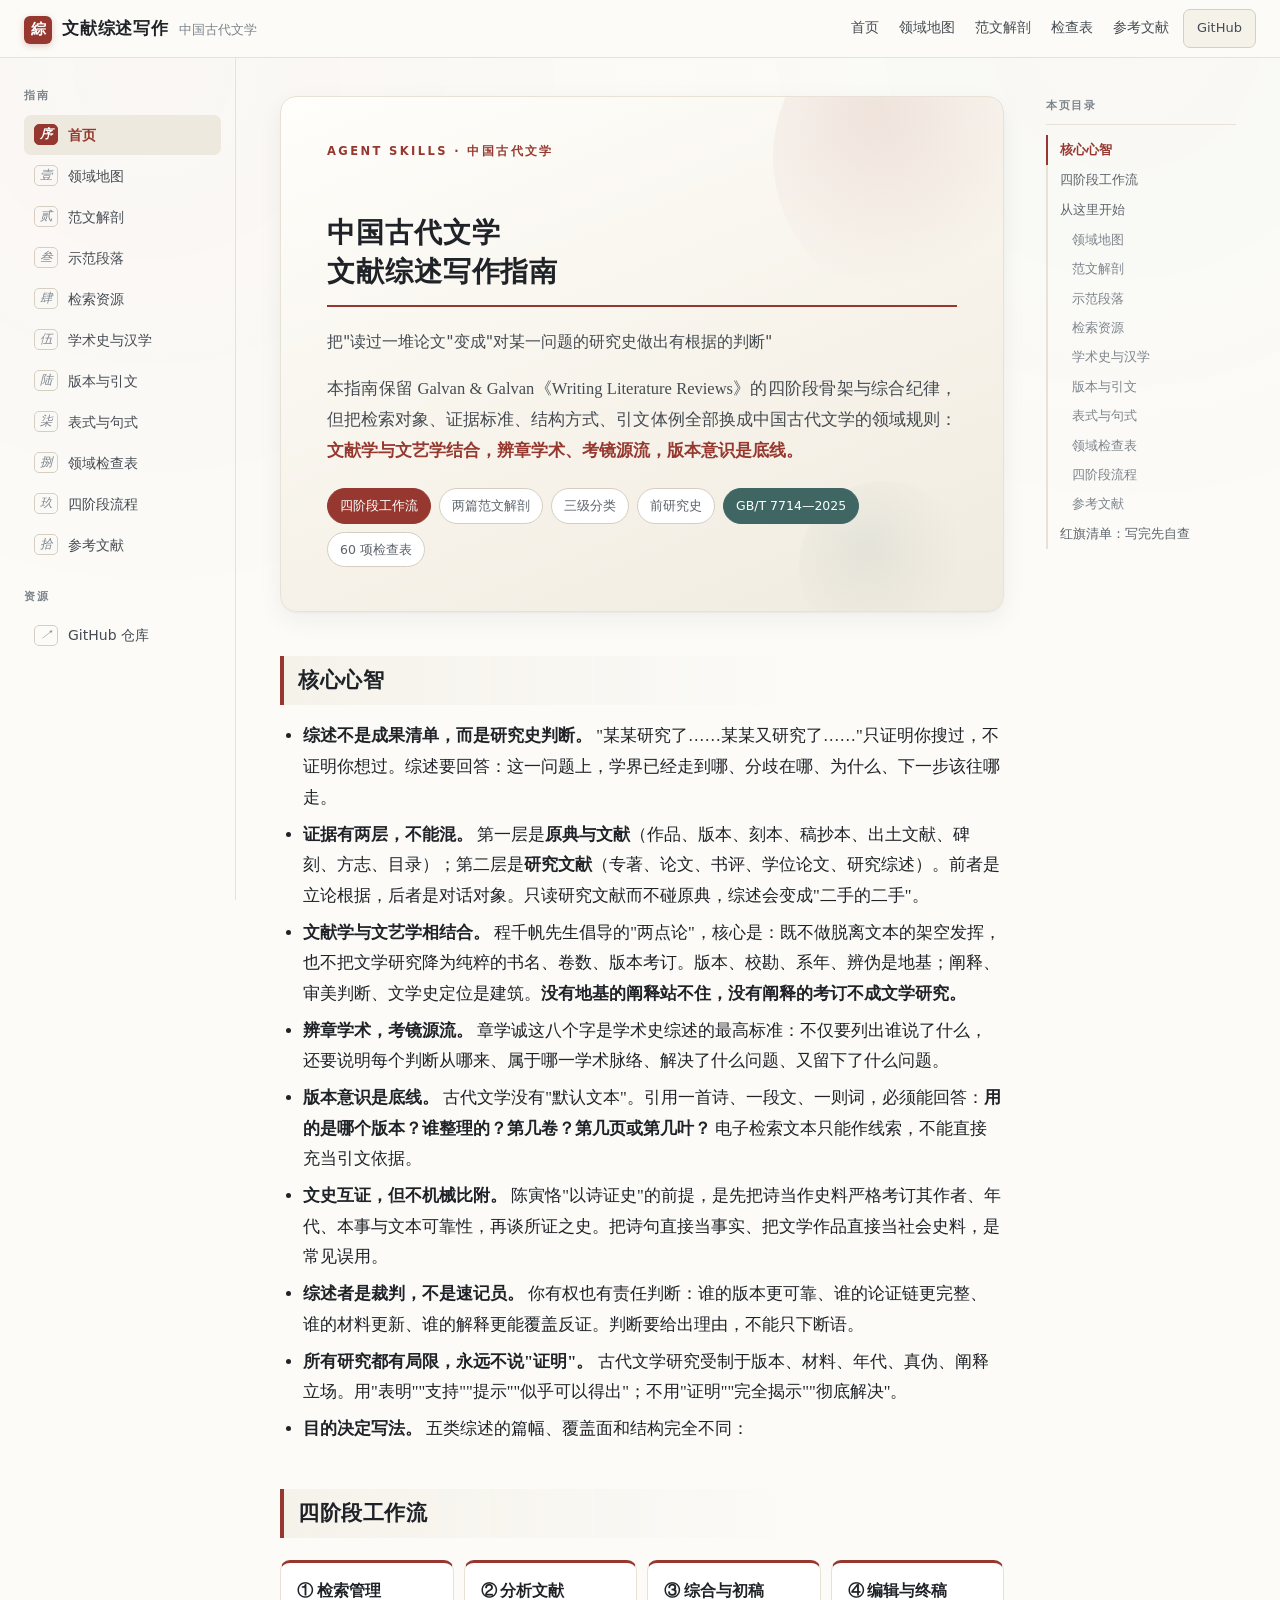
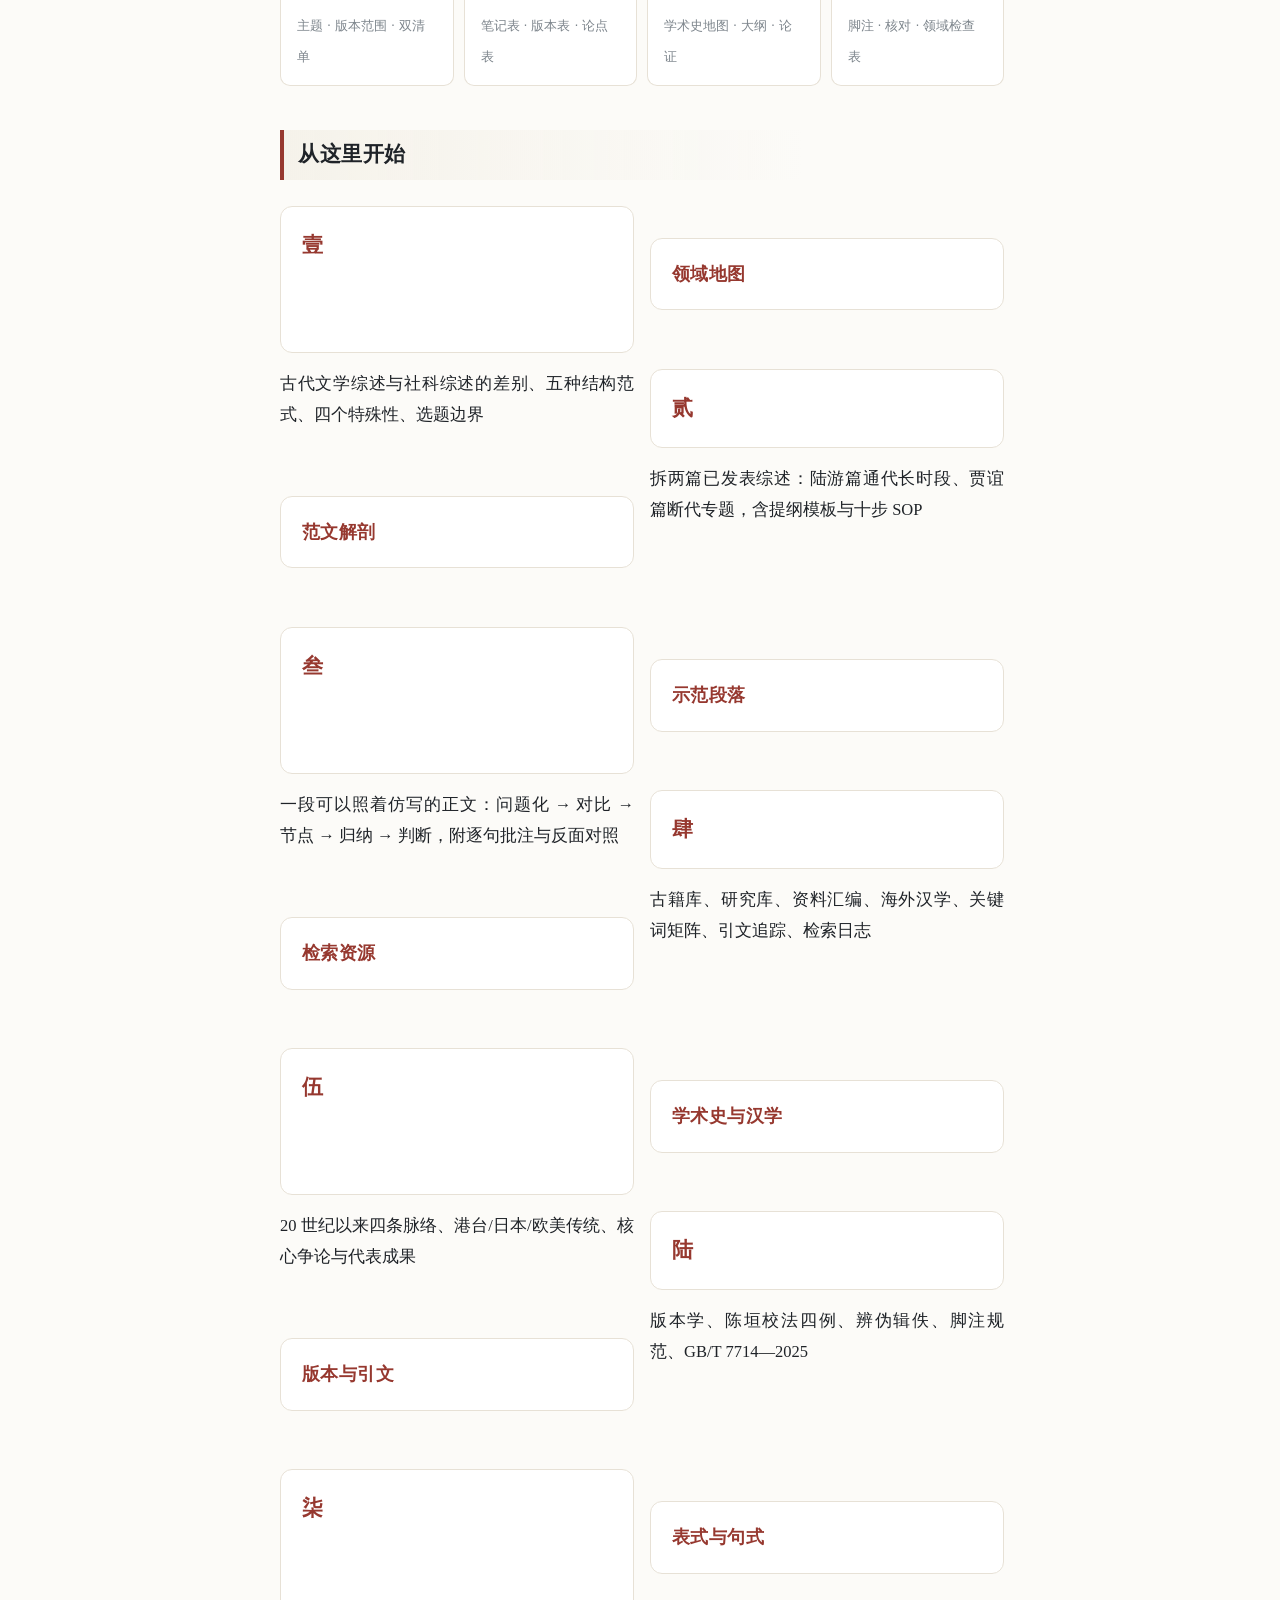
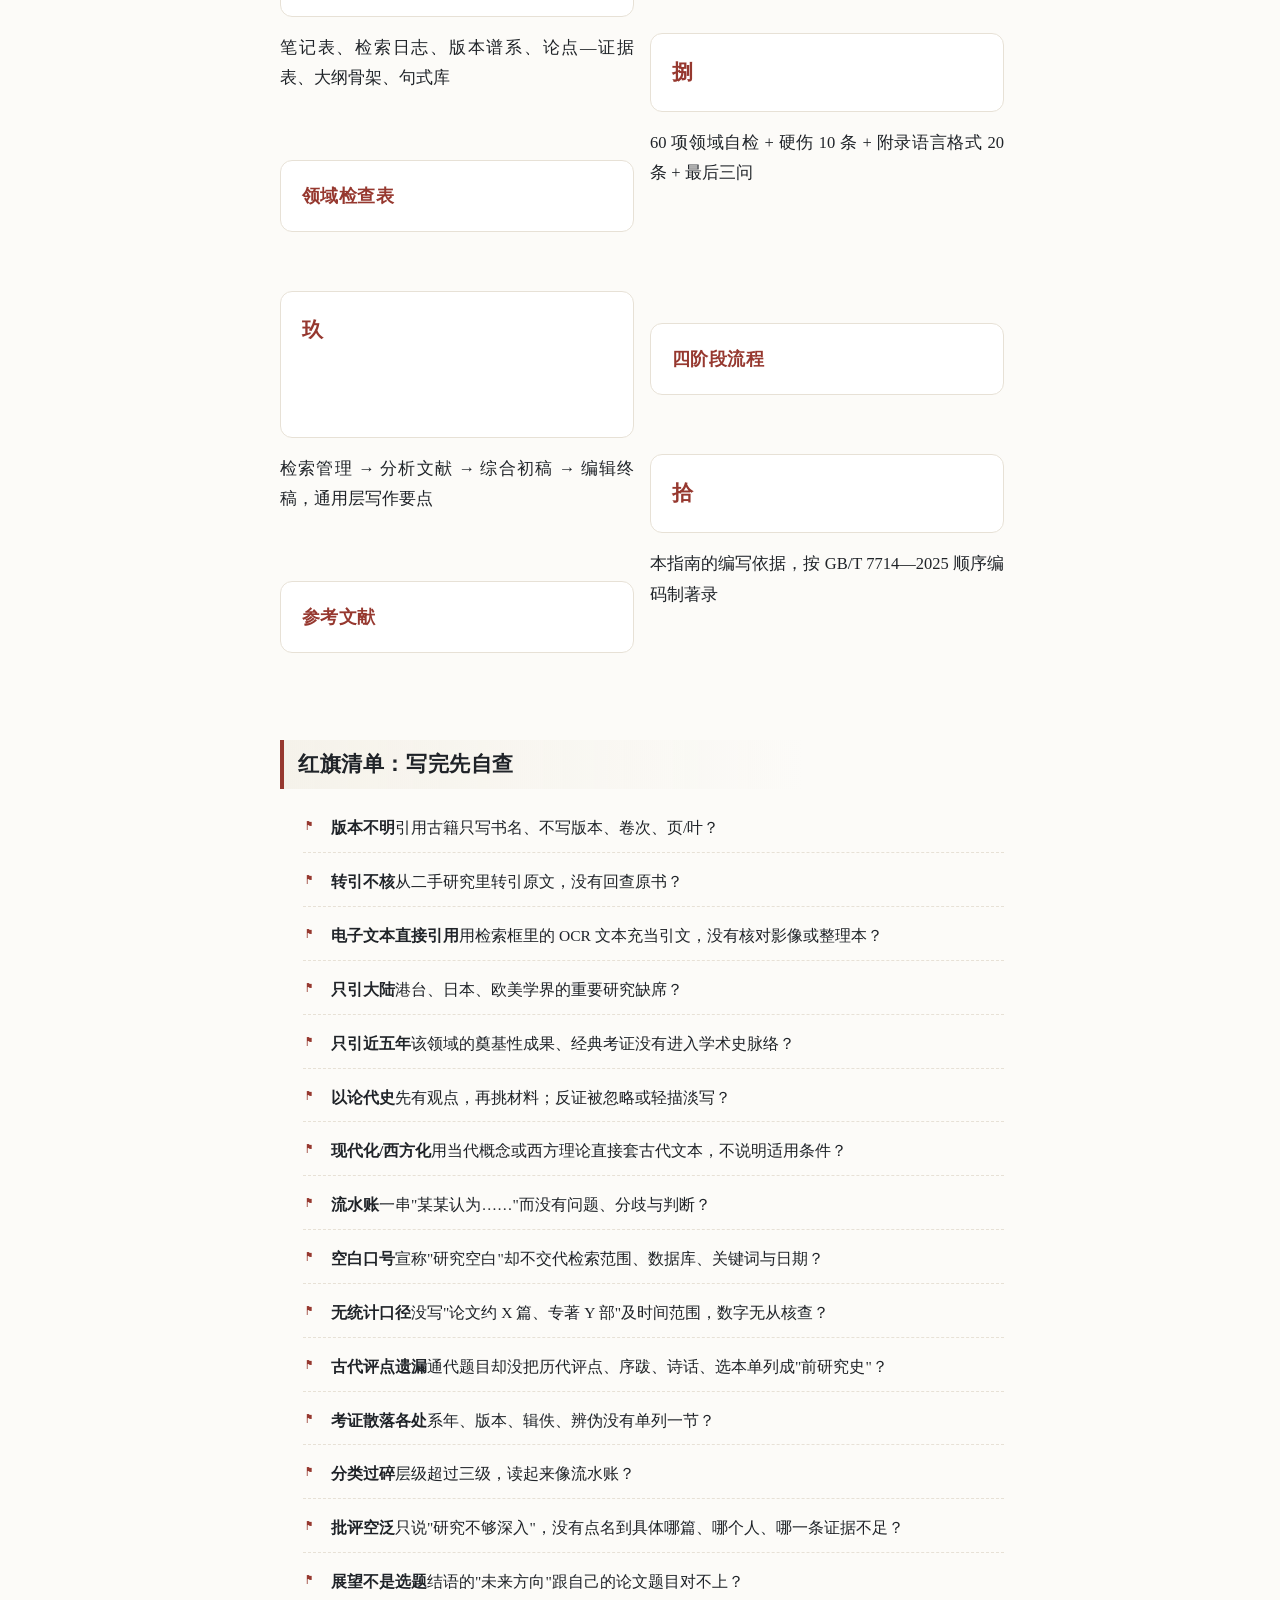
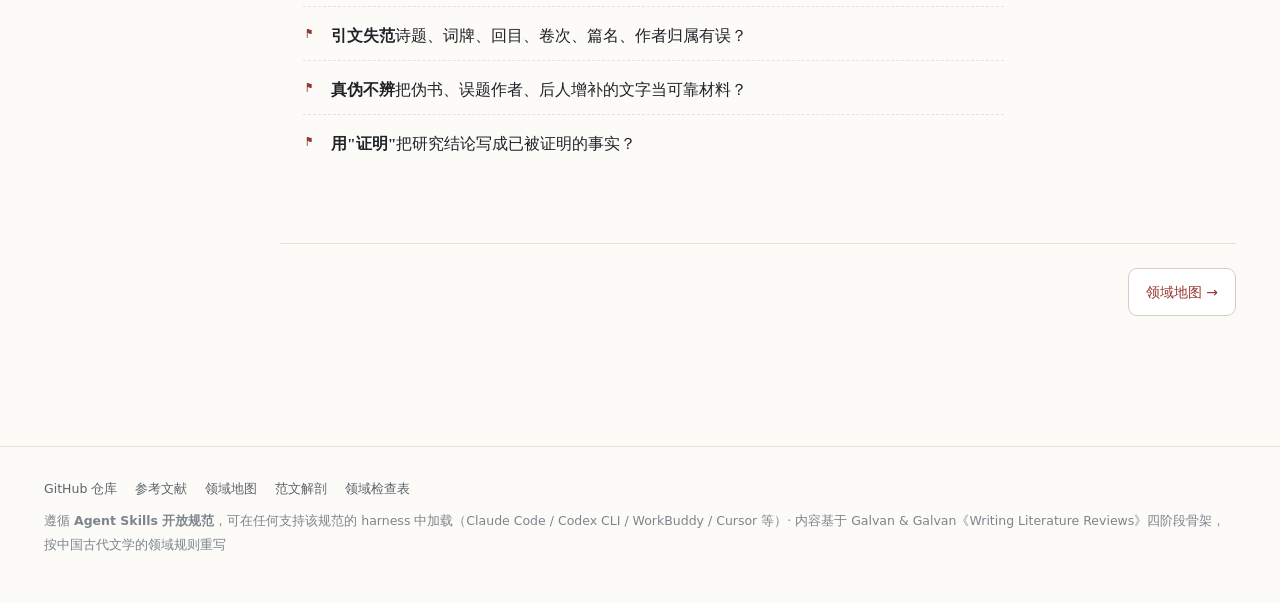
<file: docs/index.html>
<!DOCTYPE html>
<html lang="zh-CN">
<head>
<meta charset="utf-8">
<meta name="viewport" content="width=device-width,initial-scale=1">
<title>首页 · 中国古代文学文献综述写作</title>
<meta name="description" content="中国古代文学文献综述写作全流程指南">
<link rel="stylesheet" href="assets/style.css">
</head>
<body>
<header class="topbar">
  <span class="prog"></span>
  <div class="brand"><span class="seal">綜</span><b>文献综述写作</b><span>中国古代文学</span></div>
  <div class="spacer"></div>
  <nav>
    <a href="index.html">首页</a>
    <a href="domain.html">领域地图</a>
    <a href="examples.html">范文解剖</a>
    <a href="checklist.html">检查表</a>
    <a href="bib.html">参考文献</a>
  </nav>
  <a class="gh-btn" href="https://github.com/nqd963/literature-review-writing" target="_blank">GitHub</a>
</header>
<div class="wrap">
<aside class="side">
<h4>指南</h4>
<a class="on" href="index.html"><i class="num">序</i>首页</a>
<a class="" href="domain.html"><i class="num">壹</i>领域地图</a><a class="" href="examples.html"><i class="num">贰</i>范文解剖</a><a class="" href="model.html"><i class="num">叁</i>示范段落</a><a class="" href="search.html"><i class="num">肆</i>检索资源</a><a class="" href="history.html"><i class="num">伍</i>学术史与汉学</a><a class="" href="editions.html"><i class="num">陆</i>版本与引文</a><a class="" href="templates.html"><i class="num">柒</i>表式与句式</a><a class="" href="checklist.html"><i class="num">捌</i>领域检查表</a><a class="" href="pipeline.html"><i class="num">玖</i>四阶段流程</a><a class="" href="bib.html"><i class="num">拾</i>参考文献</a>
<h4>资源</h4>
<a href="https://github.com/nqd963/literature-review-writing" target="_blank"><i class="num">↗</i>GitHub 仓库</a>
</aside>
<main>
<div class="grid">
<div class="markdown">

<div class="hero">
  <div class="eyebrow">Agent Skills · 中国古代文学</div>
  <h1>中国古代文学<br>文献综述写作指南</h1>
  <div class="sub">把"读过一堆论文"变成"对某一问题的研究史做出有根据的判断"</div>
  <div class="lede">
    本指南保留 Galvan &amp; Galvan《Writing Literature Reviews》的四阶段骨架与综合纪律，
    但把检索对象、证据标准、结构方式、引文体例全部换成中国古代文学的领域规则：
    <b>文献学与文艺学结合，辨章学术、考镜源流，版本意识是底线。</b>
  </div>
  <div class="tags">
    <span class="tag red">四阶段工作流</span>
    <span class="tag">两篇范文解剖</span>
    <span class="tag">三级分类</span>
    <span class="tag">前研究史</span>
    <span class="tag green">GB/T 7714—2025</span>
    <span class="tag">60 项检查表</span>
  </div>
</div>

<h2 id="sec-1">核心心智<a class="anchor" href="#sec-1">#</a></h2>
<ul><li><b>综述不是成果清单，而是研究史判断。</b> "某某研究了……某某又研究了……"只证明你搜过，不证明你想过。综述要回答：这一问题上，学界已经走到哪、分歧在哪、为什么、下一步该往哪走。</li><li><b>证据有两层，不能混。</b> 第一层是<strong>原典与文献</strong>（作品、版本、刻本、稿抄本、出土文献、碑刻、方志、目录）；第二层是<strong>研究文献</strong>（专著、论文、书评、学位论文、研究综述）。前者是立论根据，后者是对话对象。只读研究文献而不碰原典，综述会变成"二手的二手"。</li><li><b>文献学与文艺学相结合。</b> 程千帆先生倡导的"两点论"，核心是：既不做脱离文本的架空发挥，也不把文学研究降为纯粹的书名、卷数、版本考订。版本、校勘、系年、辨伪是地基；阐释、审美判断、文学史定位是建筑。<strong>没有地基的阐释站不住，没有阐释的考订不成文学研究。</strong></li><li><b>辨章学术，考镜源流。</b> 章学诚这八个字是学术史综述的最高标准：不仅要列出谁说了什么，还要说明每个判断从哪来、属于哪一学术脉络、解决了什么问题、又留下了什么问题。</li><li><b>版本意识是底线。</b> 古代文学没有"默认文本"。引用一首诗、一段文、一则词，必须能回答：<strong>用的是哪个版本？谁整理的？第几卷？第几页或第几叶？</strong> 电子检索文本只能作线索，不能直接充当引文依据。</li><li><b>文史互证，但不机械比附。</b> 陈寅恪"以诗证史"的前提，是先把诗当作史料严格考订其作者、年代、本事与文本可靠性，再谈所证之史。把诗句直接当事实、把文学作品直接当社会史料，是常见误用。</li><li><b>综述者是裁判，不是速记员。</b> 你有权也有责任判断：谁的版本更可靠、谁的论证链更完整、谁的材料更新、谁的解释更能覆盖反证。判断要给出理由，不能只下断语。</li><li><b>所有研究都有局限，永远不说"证明"。</b> 古代文学研究受制于版本、材料、年代、真伪、阐释立场。用"表明""支持""提示""似乎可以得出"；不用"证明""完全揭示""彻底解决"。</li><li><b>目的决定写法。</b> 五类综述的篇幅、覆盖面和结构完全不同：</li></ul>

<h2 id="sec-2">四阶段工作流<a class="anchor" href="#sec-2">#</a></h2>
<div class="steps"><div class="step"><b>① 检索管理</b><span>主题 · 版本范围 · 双清单</span></div><div class="step"><b>② 分析文献</b><span>笔记表 · 版本表 · 论点表</span></div><div class="step"><b>③ 综合与初稿</b><span>学术史地图 · 大纲 · 论证</span></div><div class="step"><b>④ 编辑与终稿</b><span>脚注 · 核对 · 领域检查表</span></div></div>

<h2 id="sec-3">从这里开始<a class="anchor" href="#sec-3">#</a></h2>
<div class="cards"><a class="card" href="domain.html"><div class="ic">壹</div><h3 id="sec-4">领域地图<a class="anchor" href="#sec-4">#</a></h3><p>古代文学综述与社科综述的差别、五种结构范式、四个特殊性、选题边界</p></a><a class="card" href="examples.html"><div class="ic">贰</div><h3 id="sec-5">范文解剖<a class="anchor" href="#sec-5">#</a></h3><p>拆两篇已发表综述：陆游篇通代长时段、贾谊篇断代专题，含提纲模板与十步 SOP</p></a><a class="card" href="model.html"><div class="ic">叁</div><h3 id="sec-6">示范段落<a class="anchor" href="#sec-6">#</a></h3><p>一段可以照着仿写的正文：问题化 → 对比 → 节点 → 归纳 → 判断，附逐句批注与反面对照</p></a><a class="card" href="search.html"><div class="ic">肆</div><h3 id="sec-7">检索资源<a class="anchor" href="#sec-7">#</a></h3><p>古籍库、研究库、资料汇编、海外汉学、关键词矩阵、引文追踪、检索日志</p></a><a class="card" href="history.html"><div class="ic">伍</div><h3 id="sec-8">学术史与汉学<a class="anchor" href="#sec-8">#</a></h3><p>20 世纪以来四条脉络、港台/日本/欧美传统、核心争论与代表成果</p></a><a class="card" href="editions.html"><div class="ic">陆</div><h3 id="sec-9">版本与引文<a class="anchor" href="#sec-9">#</a></h3><p>版本学、陈垣校法四例、辨伪辑佚、脚注规范、GB/T 7714—2025</p></a><a class="card" href="templates.html"><div class="ic">柒</div><h3 id="sec-10">表式与句式<a class="anchor" href="#sec-10">#</a></h3><p>笔记表、检索日志、版本谱系、论点—证据表、大纲骨架、句式库</p></a><a class="card" href="checklist.html"><div class="ic">捌</div><h3 id="sec-11">领域检查表<a class="anchor" href="#sec-11">#</a></h3><p>60 项领域自检 + 硬伤 10 条 + 附录语言格式 20 条 + 最后三问</p></a><a class="card" href="pipeline.html"><div class="ic">玖</div><h3 id="sec-12">四阶段流程<a class="anchor" href="#sec-12">#</a></h3><p>检索管理 → 分析文献 → 综合初稿 → 编辑终稿，通用层写作要点</p></a><a class="card" href="bib.html"><div class="ic">拾</div><h3 id="sec-13">参考文献<a class="anchor" href="#sec-13">#</a></h3><p>本指南的编写依据，按 GB/T 7714—2025 顺序编码制著录</p></a></div>

<h2 id="sec-14">红旗清单：写完先自查<a class="anchor" href="#sec-14">#</a></h2>
<ul class="flag"><li><b>版本不明</b>引用古籍只写书名、不写版本、卷次、页/叶？</li><li><b>转引不核</b>从二手研究里转引原文，没有回查原书？</li><li><b>电子文本直接引用</b>用检索框里的 OCR 文本充当引文，没有核对影像或整理本？</li><li><b>只引大陆</b>港台、日本、欧美学界的重要研究缺席？</li><li><b>只引近五年</b>该领域的奠基性成果、经典考证没有进入学术史脉络？</li><li><b>以论代史</b>先有观点，再挑材料；反证被忽略或轻描淡写？</li><li><b>现代化/西方化</b>用当代概念或西方理论直接套古代文本，不说明适用条件？</li><li><b>流水账</b>一串"某某认为……"而没有问题、分歧与判断？</li><li><b>空白口号</b>宣称"研究空白"却不交代检索范围、数据库、关键词与日期？</li><li><b>无统计口径</b>没写"论文约 X 篇、专著 Y 部"及时间范围，数字无从核查？</li><li><b>古代评点遗漏</b>通代题目却没把历代评点、序跋、诗话、选本单列成"前研究史"？</li><li><b>考证散落各处</b>系年、版本、辑佚、辨伪没有单列一节？</li><li><b>分类过碎</b>层级超过三级，读起来像流水账？</li><li><b>批评空泛</b>只说"研究不够深入"，没有点名到具体哪篇、哪个人、哪一条证据不足？</li><li><b>展望不是选题</b>结语的"未来方向"跟自己的论文题目对不上？</li><li><b>引文失范</b>诗题、词牌、回目、卷次、篇名、作者归属有误？</li><li><b>真伪不辨</b>把伪书、误题作者、后人增补的文字当可靠材料？</li><li><b>用"证明"</b>把研究结论写成已被证明的事实？</li></ul>

</div>
<nav class="toc"><div class="t-h">本页目录</div><a class="" href="#sec-1">核心心智</a><a class="" href="#sec-2">四阶段工作流</a><a class="" href="#sec-3">从这里开始</a><a class="lv3" href="#sec-4">领域地图</a><a class="lv3" href="#sec-5">范文解剖</a><a class="lv3" href="#sec-6">示范段落</a><a class="lv3" href="#sec-7">检索资源</a><a class="lv3" href="#sec-8">学术史与汉学</a><a class="lv3" href="#sec-9">版本与引文</a><a class="lv3" href="#sec-10">表式与句式</a><a class="lv3" href="#sec-11">领域检查表</a><a class="lv3" href="#sec-12">四阶段流程</a><a class="lv3" href="#sec-13">参考文献</a><a class="" href="#sec-14">红旗清单：写完先自查</a></nav>
</div>
<div class="pager"><span></span><a href="domain.html">领域地图 →</a></div>
</main>
</div>
<button id="totop" title="回到顶部">↑</button>
<footer>
  <div class="f-links">
    <a href="https://github.com/nqd963/literature-review-writing">GitHub 仓库</a>
    <a href="bib.html">参考文献</a>
    <a href="domain.html">领域地图</a>
    <a href="examples.html">范文解剖</a>
    <a href="checklist.html">领域检查表</a>
  </div>
  遵循 <b>Agent Skills 开放规范</b>，可在任何支持该规范的 harness 中加载（Claude Code / Codex CLI / WorkBuddy / Cursor 等）·
  内容基于 Galvan &amp; Galvan《Writing Literature Reviews》四阶段骨架，按中国古代文学的领域规则重写
</footer>
<script>
(function(){
  var bar=document.querySelector('.topbar .prog'), top=document.getElementById('totop');
  function onScroll(){
    var h=document.documentElement, sc=h.scrollTop||document.body.scrollTop;
    var max=(h.scrollHeight-h.clientHeight)||1;
    if(bar) bar.style.width=Math.min(100,sc/max*100)+'%';
    if(top) top.classList.toggle('show', sc>420);
  }
  addEventListener('scroll',onScroll,{passive:true}); onScroll();
  if(top) top.onclick=function(){scrollTo({top:0,behavior:'smooth'})};
  var links=[].slice.call(document.querySelectorAll('.toc a'));
  var heads=links.map(function(a){return document.getElementById(a.getAttribute('href').slice(1))}).filter(Boolean);
  if(!heads.length) return;
  function mark(){
    var best=0;
    heads.forEach(function(el,i){ if(el.getBoundingClientRect().top<=140) best=i; });
    links.forEach(function(a,i){ a.classList.toggle('on', i===best); });
  }
  addEventListener('scroll',mark,{passive:true}); mark();
})();
</script>
</body>
</html>
</file>
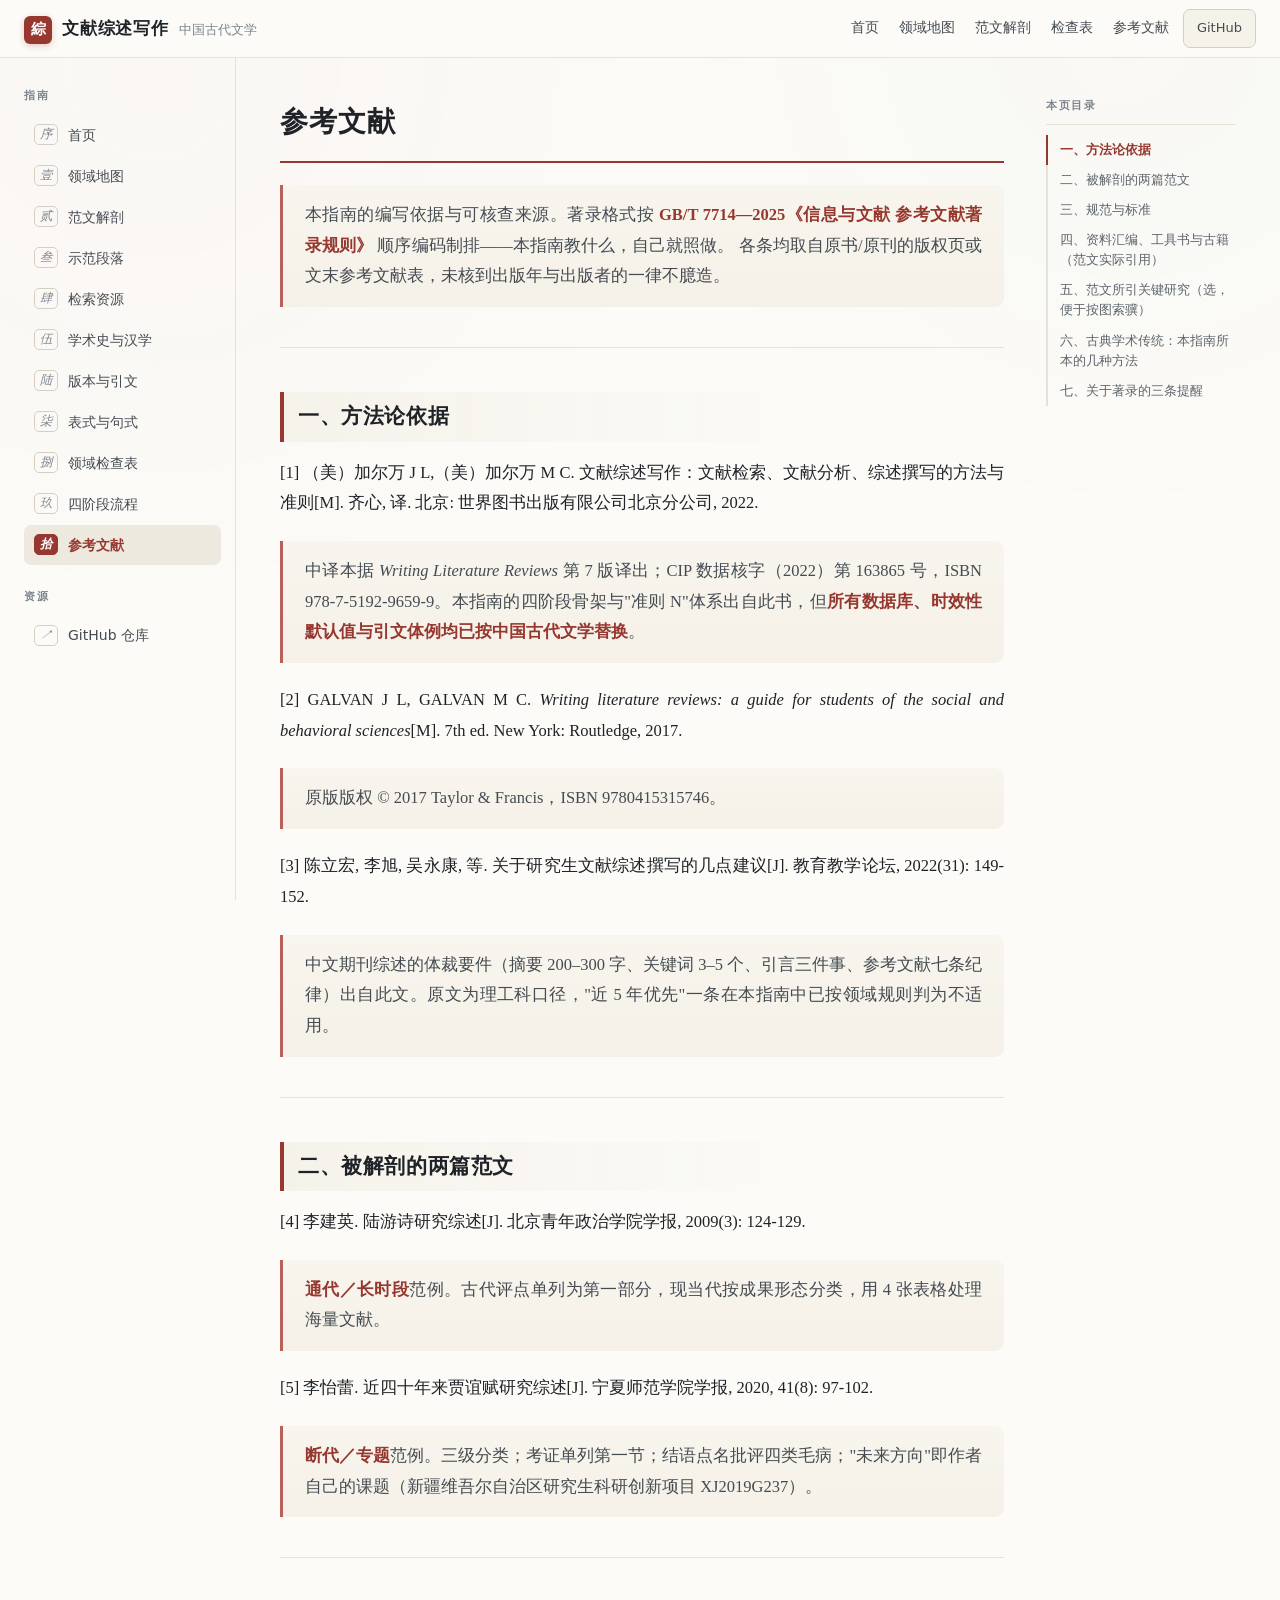
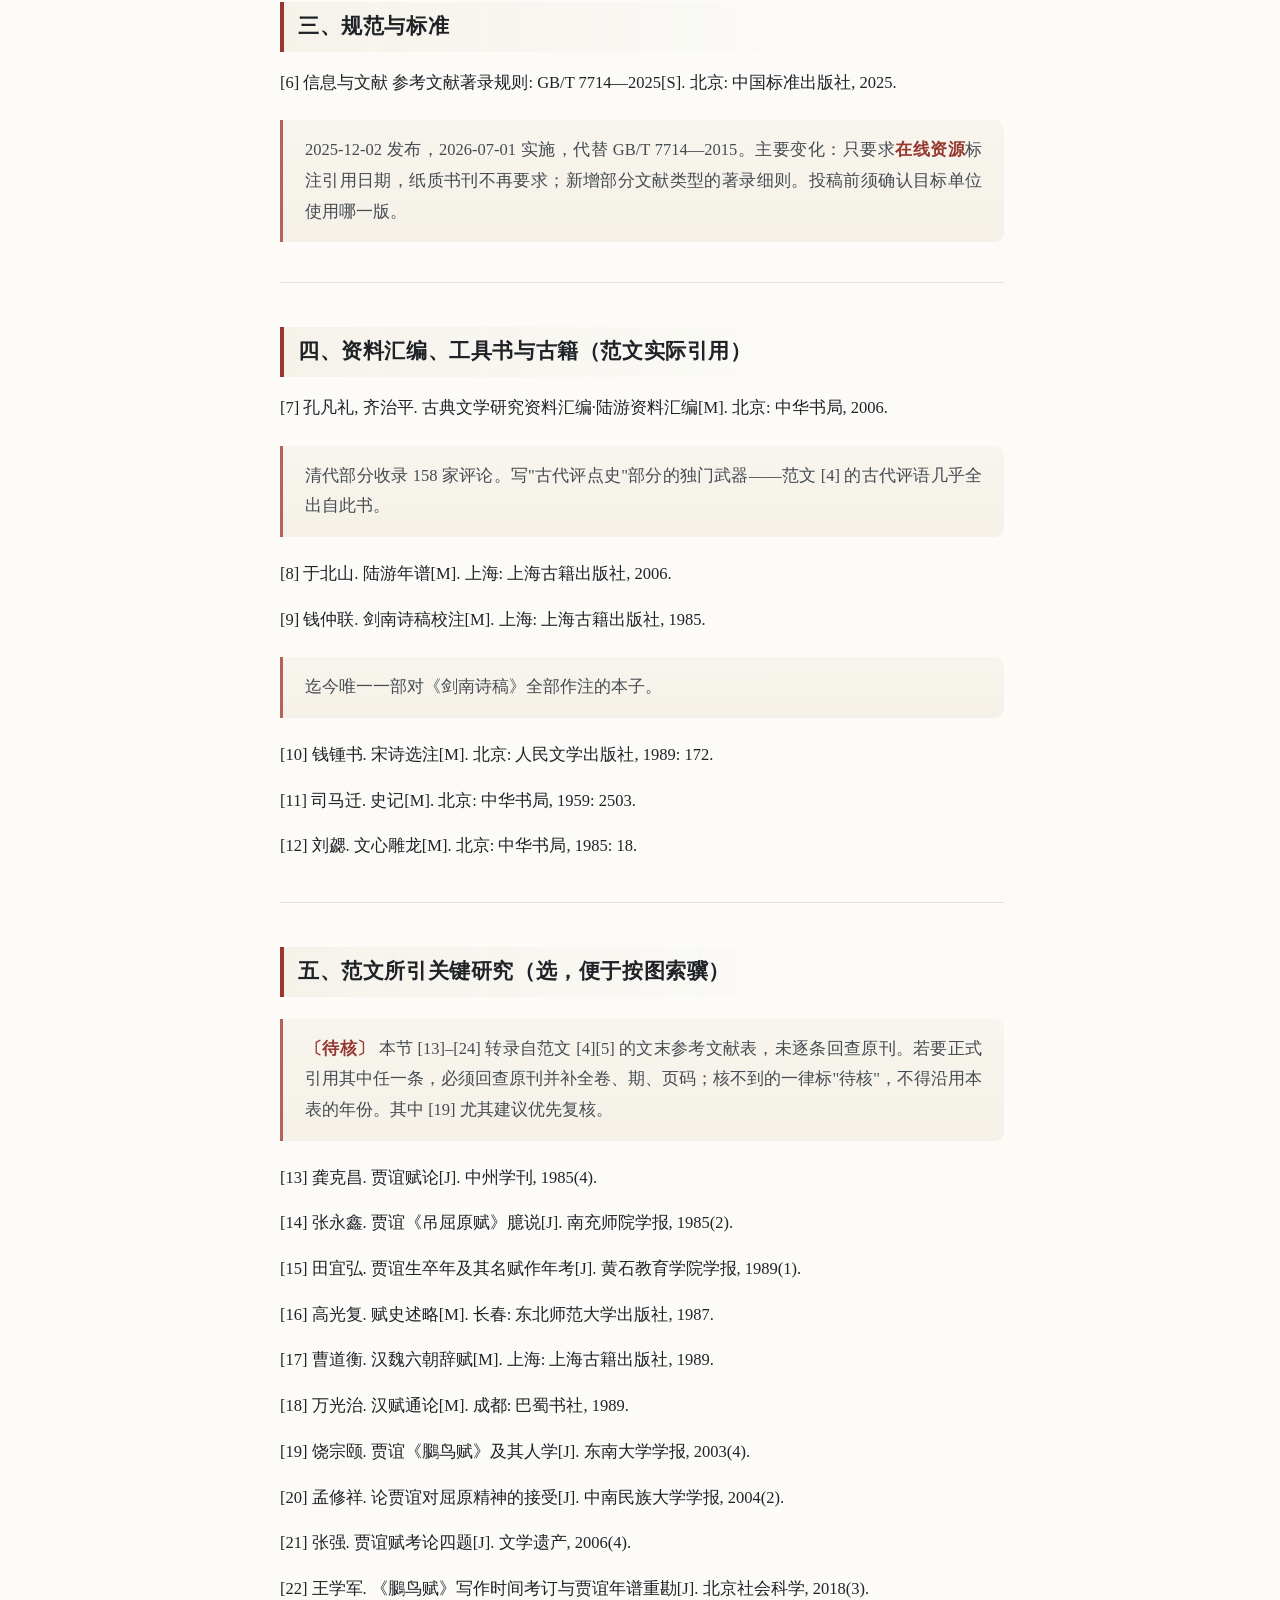
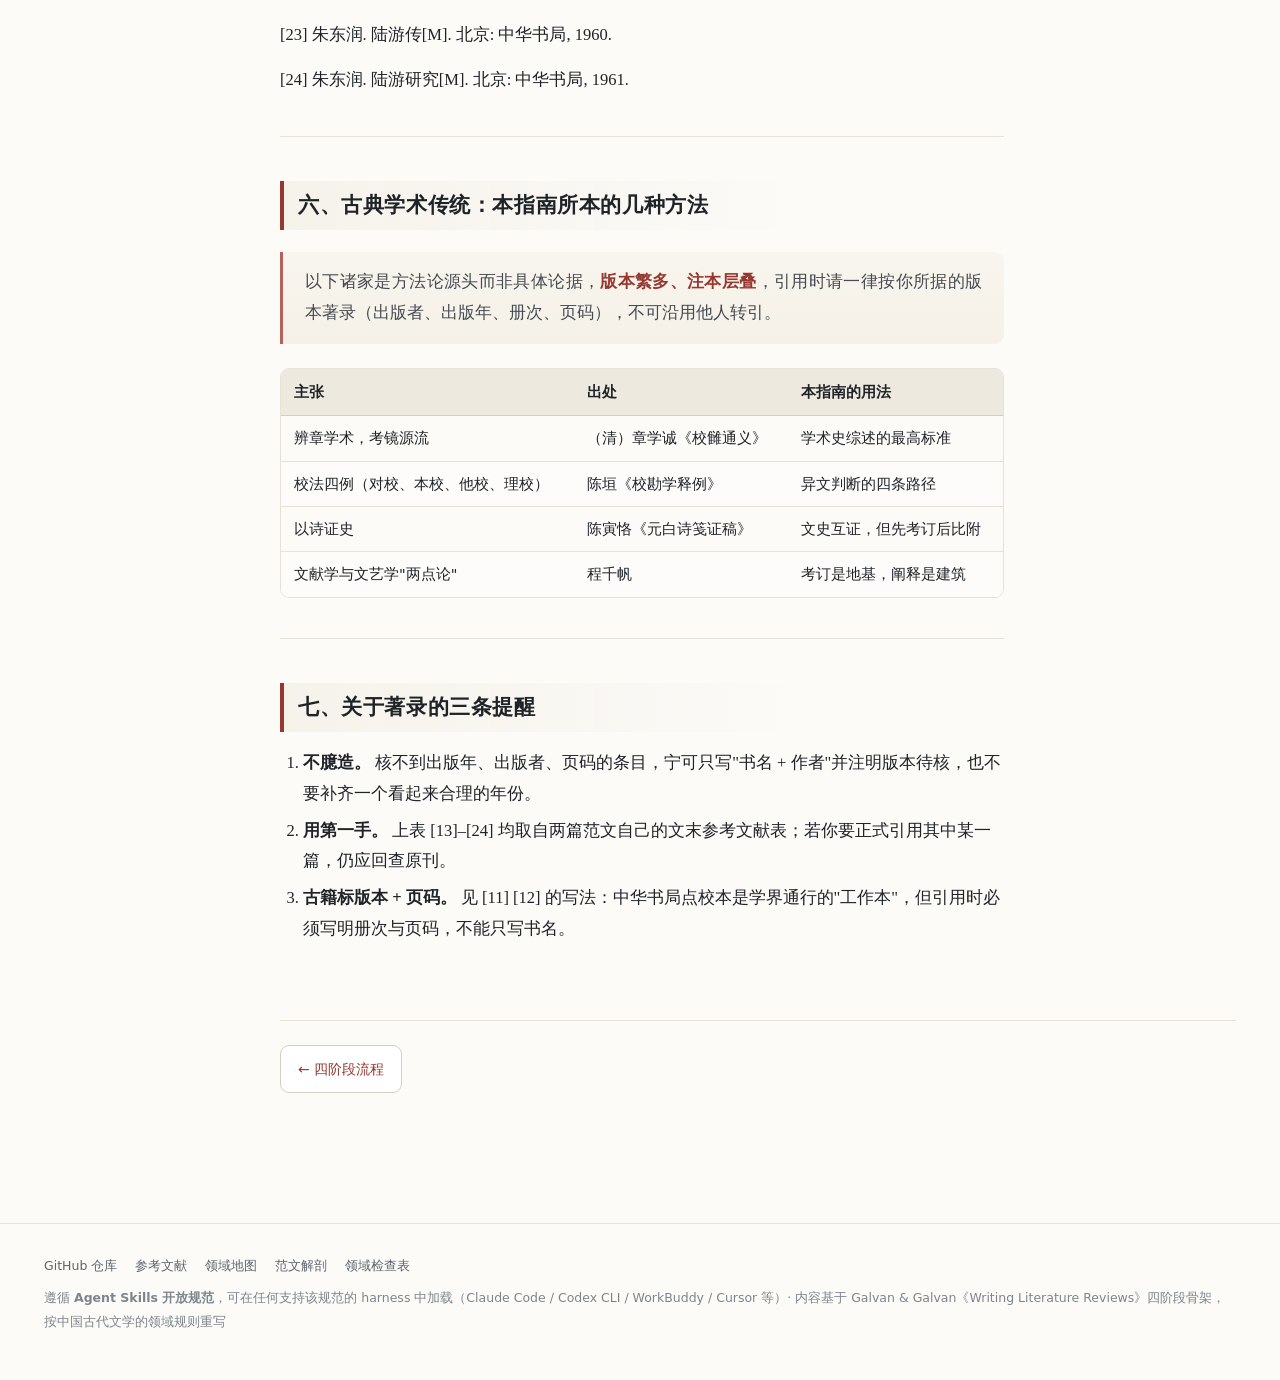
<file: docs/bib.html>
<!DOCTYPE html>
<html lang="zh-CN">
<head>
<meta charset="utf-8">
<meta name="viewport" content="width=device-width,initial-scale=1">
<title>参考文献 · 中国古代文学文献综述写作</title>
<meta name="description" content="本指南的编写依据与可核查来源">
<link rel="stylesheet" href="assets/style.css">
</head>
<body>
<header class="topbar">
  <span class="prog"></span>
  <div class="brand"><span class="seal">綜</span><b>文献综述写作</b><span>中国古代文学</span></div>
  <div class="spacer"></div>
  <nav>
    <a href="index.html">首页</a>
    <a href="domain.html">领域地图</a>
    <a href="examples.html">范文解剖</a>
    <a href="checklist.html">检查表</a>
    <a href="bib.html">参考文献</a>
  </nav>
  <a class="gh-btn" href="https://github.com/nqd963/literature-review-writing" target="_blank">GitHub</a>
</header>
<div class="wrap">
<aside class="side">
<h4>指南</h4>
<a class="" href="index.html"><i class="num">序</i>首页</a>
<a class="" href="domain.html"><i class="num">壹</i>领域地图</a><a class="" href="examples.html"><i class="num">贰</i>范文解剖</a><a class="" href="model.html"><i class="num">叁</i>示范段落</a><a class="" href="search.html"><i class="num">肆</i>检索资源</a><a class="" href="history.html"><i class="num">伍</i>学术史与汉学</a><a class="" href="editions.html"><i class="num">陆</i>版本与引文</a><a class="" href="templates.html"><i class="num">柒</i>表式与句式</a><a class="" href="checklist.html"><i class="num">捌</i>领域检查表</a><a class="" href="pipeline.html"><i class="num">玖</i>四阶段流程</a><a class="on" href="bib.html"><i class="num">拾</i>参考文献</a>
<h4>资源</h4>
<a href="https://github.com/nqd963/literature-review-writing" target="_blank"><i class="num">↗</i>GitHub 仓库</a>
</aside>
<main>
<div class="grid">
<div class="markdown">
<h1>参考文献</h1>
<blockquote>
<p>本指南的编写依据与可核查来源。著录格式按 <strong>GB/T 7714—2025《信息与文献 参考文献著录规则》</strong> 顺序编码制排——本指南教什么，自己就照做。
各条均取自原书/原刊的版权页或文末参考文献表，未核到出版年与出版者的一律不臆造。</p>
</blockquote>
<hr />
<h2 id="sec-1">一、方法论依据<a class="anchor" href="#sec-1">#</a></h2>
<p>[1] （美）加尔万 J L,（美）加尔万 M C. 文献综述写作：文献检索、文献分析、综述撰写的方法与准则[M]. 齐心, 译. 北京: 世界图书出版有限公司北京分公司, 2022.</p>
<blockquote>
<p>中译本据 <em>Writing Literature Reviews</em> 第 7 版译出；CIP 数据核字（2022）第 163865 号，ISBN 978-7-5192-9659-9。本指南的四阶段骨架与"准则 N"体系出自此书，但<strong>所有数据库、时效性默认值与引文体例均已按中国古代文学替换</strong>。</p>
</blockquote>
<p>[2] GALVAN J L, GALVAN M C. <em>Writing literature reviews: a guide for students of the social and behavioral sciences</em>[M]. 7th ed. New York: Routledge, 2017.</p>
<blockquote>
<p>原版版权 © 2017 Taylor &amp; Francis，ISBN 9780415315746。</p>
</blockquote>
<p>[3] 陈立宏, 李旭, 吴永康, 等. 关于研究生文献综述撰写的几点建议[J]. 教育教学论坛, 2022(31): 149-152.</p>
<blockquote>
<p>中文期刊综述的体裁要件（摘要 200–300 字、关键词 3–5 个、引言三件事、参考文献七条纪律）出自此文。原文为理工科口径，"近 5 年优先"一条在本指南中已按领域规则判为不适用。</p>
</blockquote>
<hr />
<h2 id="sec-2">二、被解剖的两篇范文<a class="anchor" href="#sec-2">#</a></h2>
<p>[4] 李建英. 陆游诗研究综述[J]. 北京青年政治学院学报, 2009(3): 124-129.</p>
<blockquote>
<p><strong>通代／长时段</strong>范例。古代评点单列为第一部分，现当代按成果形态分类，用 4 张表格处理海量文献。</p>
</blockquote>
<p>[5] 李怡蕾. 近四十年来贾谊赋研究综述[J]. 宁夏师范学院学报, 2020, 41(8): 97-102.</p>
<blockquote>
<p><strong>断代／专题</strong>范例。三级分类；考证单列第一节；结语点名批评四类毛病；"未来方向"即作者自己的课题（新疆维吾尔自治区研究生科研创新项目 XJ2019G237）。</p>
</blockquote>
<hr />
<h2 id="sec-3">三、规范与标准<a class="anchor" href="#sec-3">#</a></h2>
<p>[6] 信息与文献 参考文献著录规则: GB/T 7714—2025[S]. 北京: 中国标准出版社, 2025.</p>
<blockquote>
<p>2025-12-02 发布，2026-07-01 实施，代替 GB/T 7714—2015。主要变化：只要求<strong>在线资源</strong>标注引用日期，纸质书刊不再要求；新增部分文献类型的著录细则。投稿前须确认目标单位使用哪一版。</p>
</blockquote>
<hr />
<h2 id="sec-4">四、资料汇编、工具书与古籍（范文实际引用）<a class="anchor" href="#sec-4">#</a></h2>
<p>[7] 孔凡礼, 齐治平. 古典文学研究资料汇编·陆游资料汇编[M]. 北京: 中华书局, 2006.</p>
<blockquote>
<p>清代部分收录 158 家评论。写"古代评点史"部分的独门武器——范文 [4] 的古代评语几乎全出自此书。</p>
</blockquote>
<p>[8] 于北山. 陆游年谱[M]. 上海: 上海古籍出版社, 2006.</p>
<p>[9] 钱仲联. 剑南诗稿校注[M]. 上海: 上海古籍出版社, 1985.</p>
<blockquote>
<p>迄今唯一一部对《剑南诗稿》全部作注的本子。</p>
</blockquote>
<p>[10] 钱锺书. 宋诗选注[M]. 北京: 人民文学出版社, 1989: 172.</p>
<p>[11] 司马迁. 史记[M]. 北京: 中华书局, 1959: 2503.</p>
<p>[12] 刘勰. 文心雕龙[M]. 北京: 中华书局, 1985: 18.</p>
<hr />
<h2 id="sec-5">五、范文所引关键研究（选，便于按图索骥）<a class="anchor" href="#sec-5">#</a></h2>
<blockquote>
<p><strong>〔待核〕</strong> 本节 [13]–[24] 转录自范文 [4][5] 的文末参考文献表，未逐条回查原刊。若要正式引用其中任一条，必须回查原刊并补全卷、期、页码；核不到的一律标"待核"，不得沿用本表的年份。其中 [19] 尤其建议优先复核。</p>
</blockquote>
<p>[13] 龚克昌. 贾谊赋论[J]. 中州学刊, 1985(4).</p>
<p>[14] 张永鑫. 贾谊《吊屈原赋》臆说[J]. 南充师院学报, 1985(2).</p>
<p>[15] 田宜弘. 贾谊生卒年及其名赋作年考[J]. 黄石教育学院学报, 1989(1).</p>
<p>[16] 高光复. 赋史述略[M]. 长春: 东北师范大学出版社, 1987.</p>
<p>[17] 曹道衡. 汉魏六朝辞赋[M]. 上海: 上海古籍出版社, 1989.</p>
<p>[18] 万光治. 汉赋通论[M]. 成都: 巴蜀书社, 1989.</p>
<p>[19] 饶宗颐. 贾谊《鵩鸟赋》及其人学[J]. 东南大学学报, 2003(4).</p>
<p>[20] 孟修祥. 论贾谊对屈原精神的接受[J]. 中南民族大学学报, 2004(2).</p>
<p>[21] 张强. 贾谊赋考论四题[J]. 文学遗产, 2006(4).</p>
<p>[22] 王学军. 《鵩鸟赋》写作时间考订与贾谊年谱重勘[J]. 北京社会科学, 2018(3).</p>
<p>[23] 朱东润. 陆游传[M]. 北京: 中华书局, 1960.</p>
<p>[24] 朱东润. 陆游研究[M]. 北京: 中华书局, 1961.</p>
<hr />
<h2 id="sec-6">六、古典学术传统：本指南所本的几种方法<a class="anchor" href="#sec-6">#</a></h2>
<blockquote>
<p>以下诸家是方法论源头而非具体论据，<strong>版本繁多、注本层叠</strong>，引用时请一律按你所据的版本著录（出版者、出版年、册次、页码），不可沿用他人转引。</p>
</blockquote>
<table>
<thead>
<tr>
<th>主张</th>
<th>出处</th>
<th>本指南的用法</th>
</tr>
</thead>
<tbody>
<tr>
<td>辨章学术，考镜源流</td>
<td>（清）章学诚《校雠通义》</td>
<td>学术史综述的最高标准</td>
</tr>
<tr>
<td>校法四例（对校、本校、他校、理校）</td>
<td>陈垣《校勘学释例》</td>
<td>异文判断的四条路径</td>
</tr>
<tr>
<td>以诗证史</td>
<td>陈寅恪《元白诗笺证稿》</td>
<td>文史互证，但先考订后比附</td>
</tr>
<tr>
<td>文献学与文艺学"两点论"</td>
<td>程千帆</td>
<td>考订是地基，阐释是建筑</td>
</tr>
</tbody>
</table>
<hr />
<h2 id="sec-7">七、关于著录的三条提醒<a class="anchor" href="#sec-7">#</a></h2>
<ol>
<li><strong>不臆造。</strong> 核不到出版年、出版者、页码的条目，宁可只写"书名 + 作者"并注明版本待核，也不要补齐一个看起来合理的年份。</li>
<li><strong>用第一手。</strong> 上表 [13]–[24] 均取自两篇范文自己的文末参考文献表；若你要正式引用其中某一篇，仍应回查原刊。</li>
<li><strong>古籍标版本 + 页码。</strong> 见 [11] [12] 的写法：中华书局点校本是学界通行的"工作本"，但引用时必须写明册次与页码，不能只写书名。</li>
</ol>
</div>
<nav class="toc"><div class="t-h">本页目录</div><a class="" href="#sec-1">一、方法论依据</a><a class="" href="#sec-2">二、被解剖的两篇范文</a><a class="" href="#sec-3">三、规范与标准</a><a class="" href="#sec-4">四、资料汇编、工具书与古籍（范文实际引用）</a><a class="" href="#sec-5">五、范文所引关键研究（选，便于按图索骥）</a><a class="" href="#sec-6">六、古典学术传统：本指南所本的几种方法</a><a class="" href="#sec-7">七、关于著录的三条提醒</a></nav>
</div>
<div class="pager"><a href="pipeline.html">← 四阶段流程</a><span></span></div>
</main>
</div>
<button id="totop" title="回到顶部">↑</button>
<footer>
  <div class="f-links">
    <a href="https://github.com/nqd963/literature-review-writing">GitHub 仓库</a>
    <a href="bib.html">参考文献</a>
    <a href="domain.html">领域地图</a>
    <a href="examples.html">范文解剖</a>
    <a href="checklist.html">领域检查表</a>
  </div>
  遵循 <b>Agent Skills 开放规范</b>，可在任何支持该规范的 harness 中加载（Claude Code / Codex CLI / WorkBuddy / Cursor 等）·
  内容基于 Galvan &amp; Galvan《Writing Literature Reviews》四阶段骨架，按中国古代文学的领域规则重写
</footer>
<script>
(function(){
  var bar=document.querySelector('.topbar .prog'), top=document.getElementById('totop');
  function onScroll(){
    var h=document.documentElement, sc=h.scrollTop||document.body.scrollTop;
    var max=(h.scrollHeight-h.clientHeight)||1;
    if(bar) bar.style.width=Math.min(100,sc/max*100)+'%';
    if(top) top.classList.toggle('show', sc>420);
  }
  addEventListener('scroll',onScroll,{passive:true}); onScroll();
  if(top) top.onclick=function(){scrollTo({top:0,behavior:'smooth'})};
  var links=[].slice.call(document.querySelectorAll('.toc a'));
  var heads=links.map(function(a){return document.getElementById(a.getAttribute('href').slice(1))}).filter(Boolean);
  if(!heads.length) return;
  function mark(){
    var best=0;
    heads.forEach(function(el,i){ if(el.getBoundingClientRect().top<=140) best=i; });
    links.forEach(function(a,i){ a.classList.toggle('on', i===best); });
  }
  addEventListener('scroll',mark,{passive:true}); mark();
})();
</script>
</body>
</html>
</file>
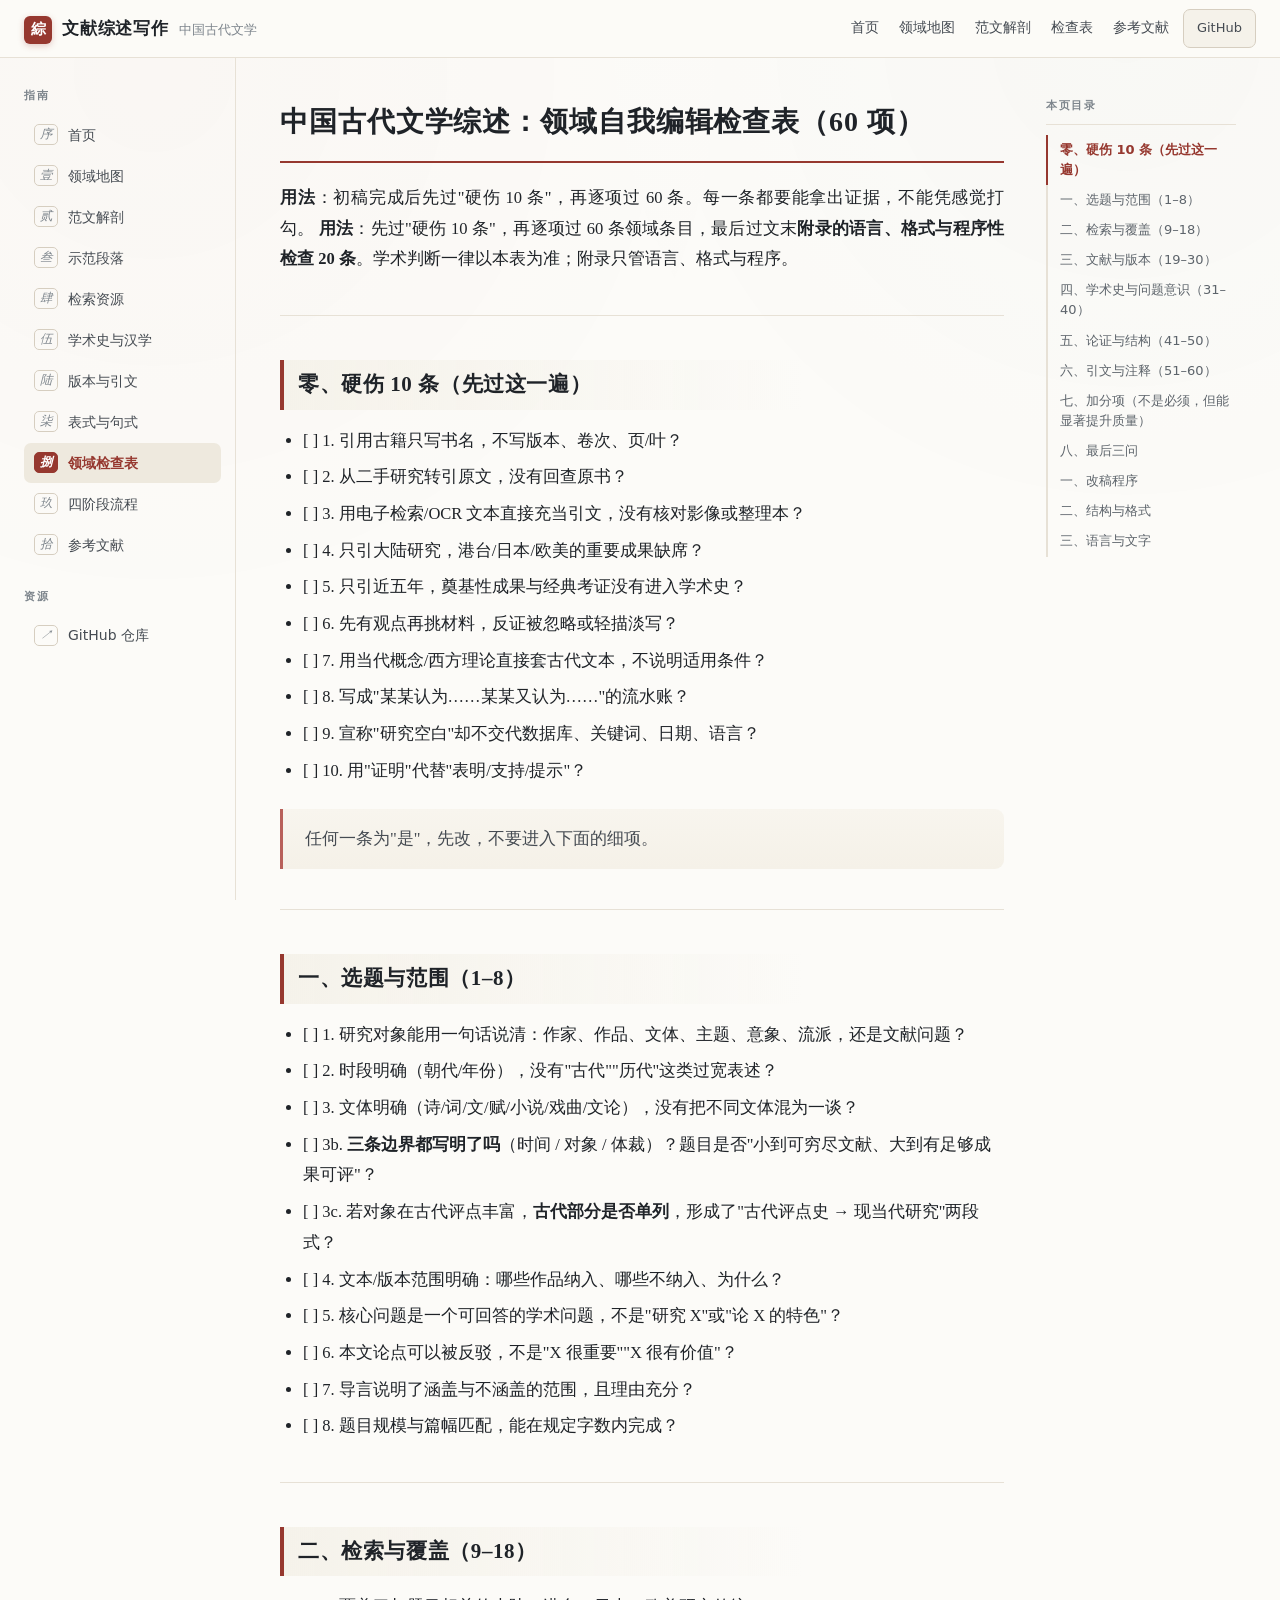
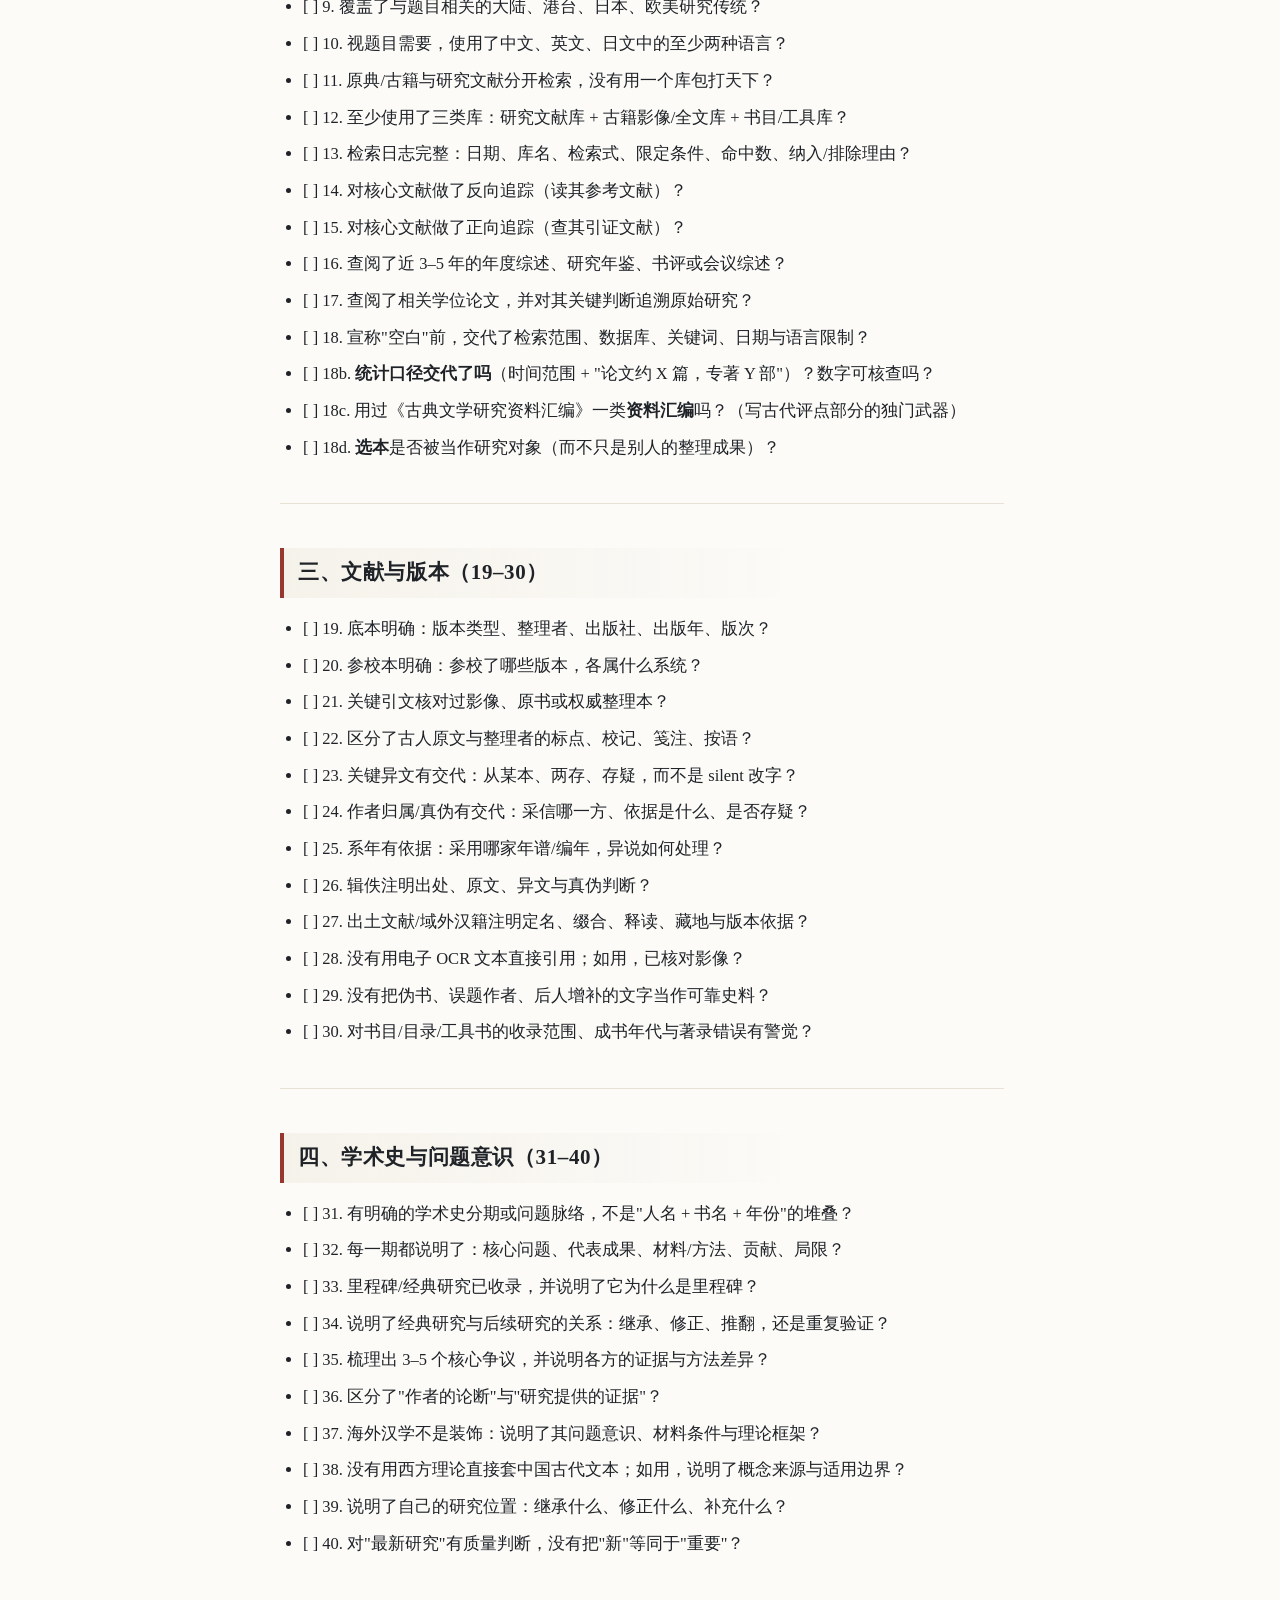
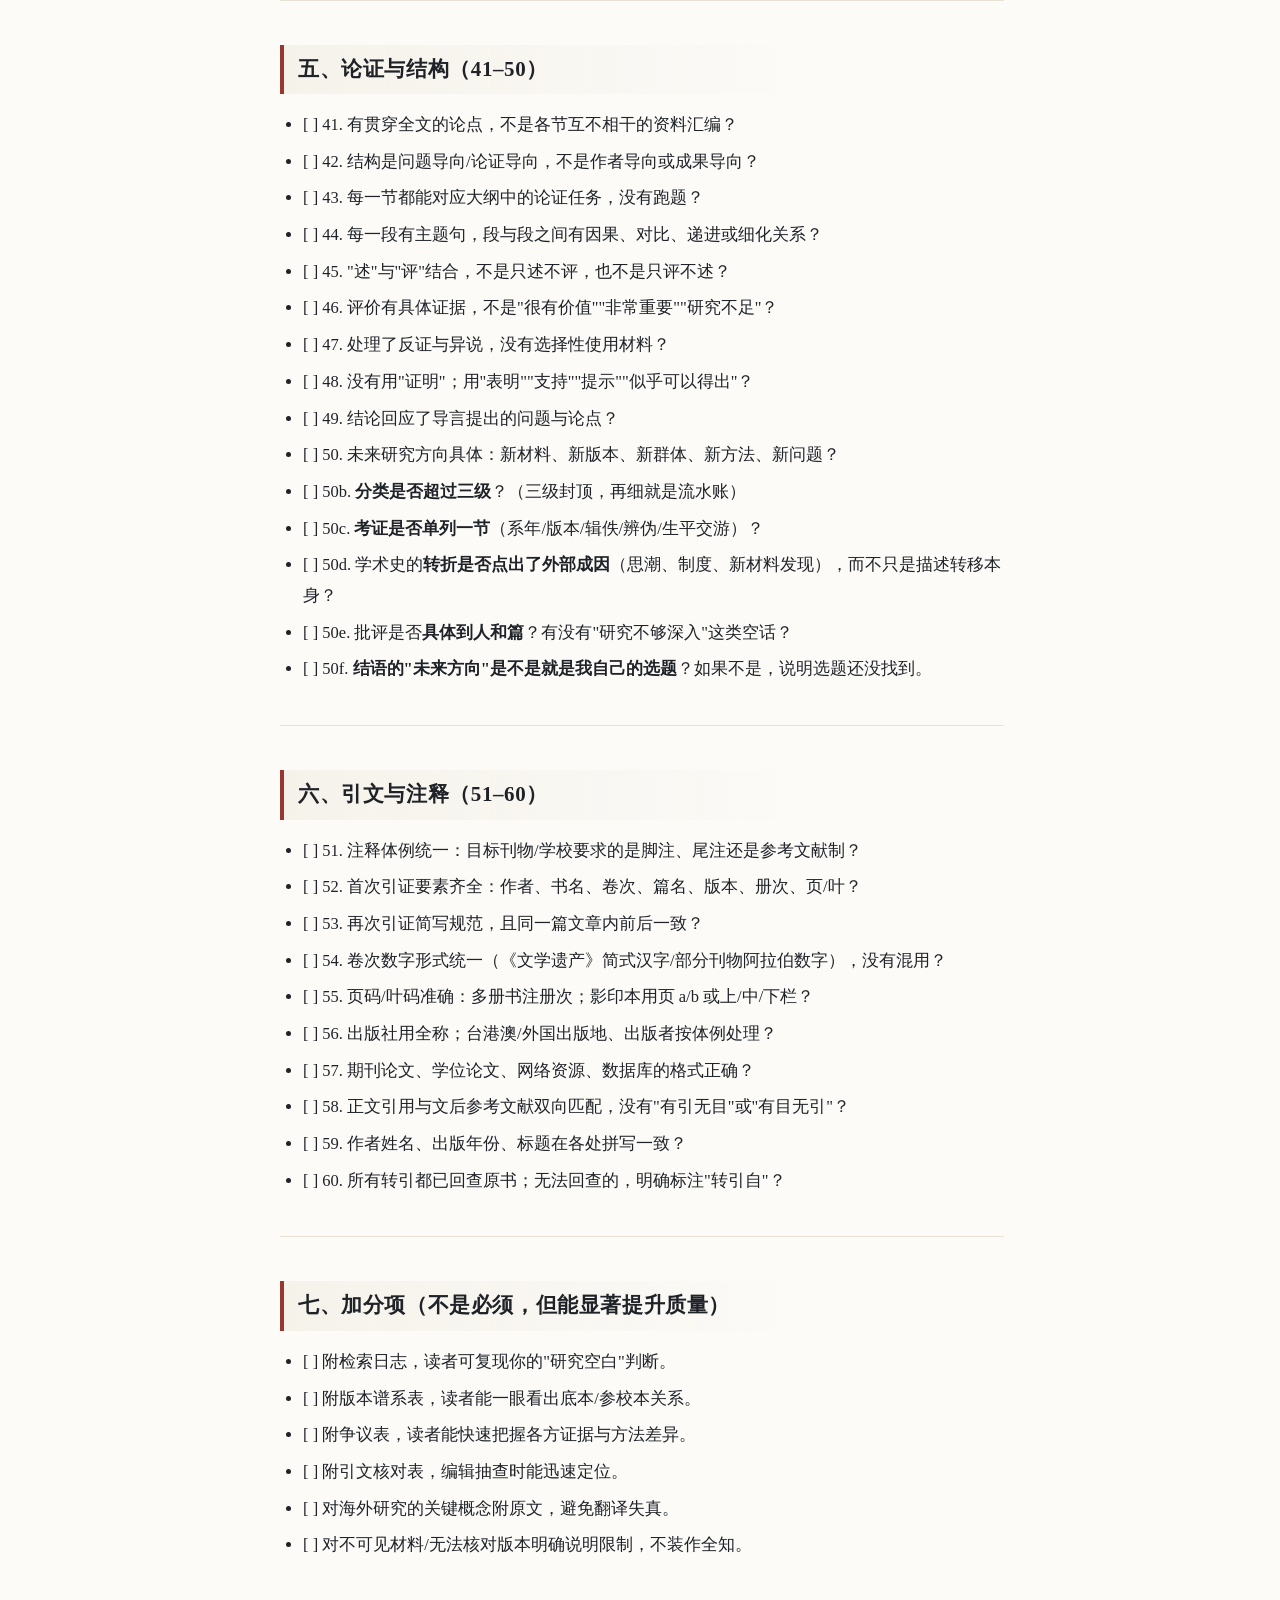
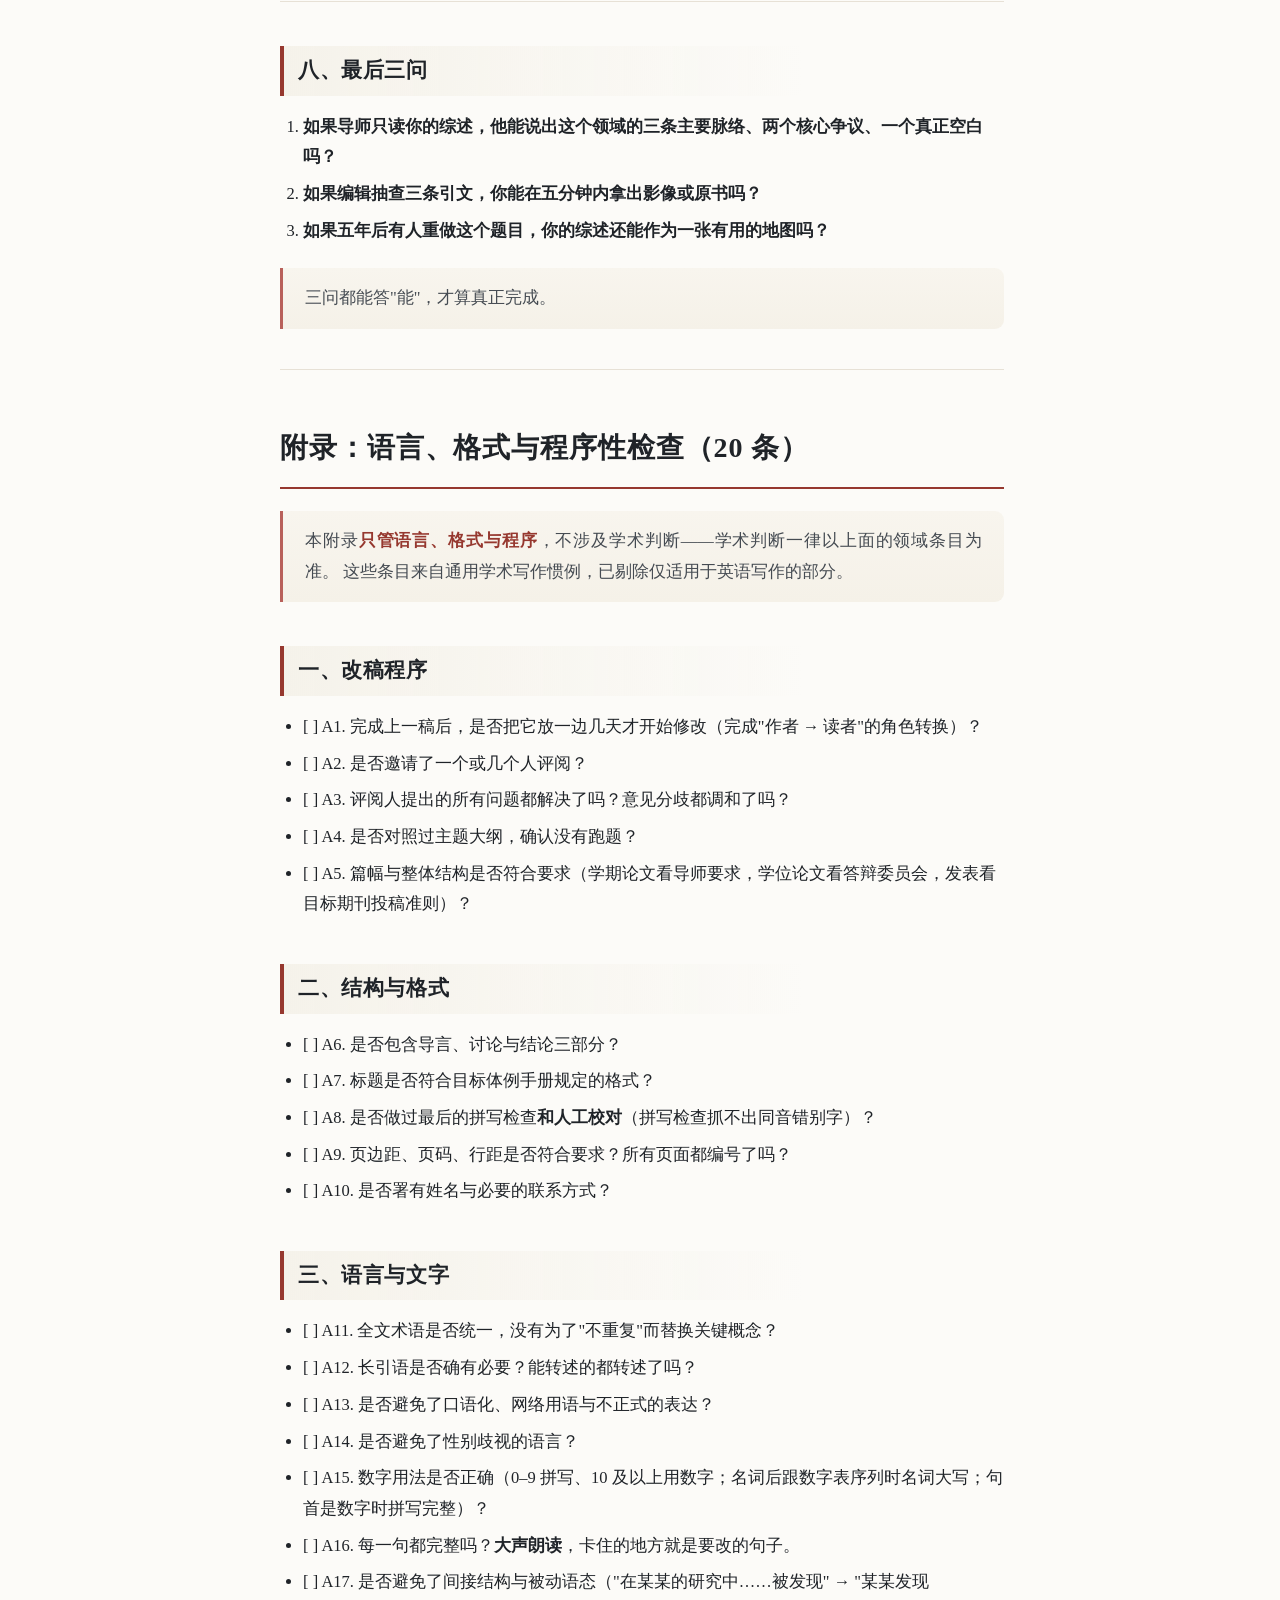
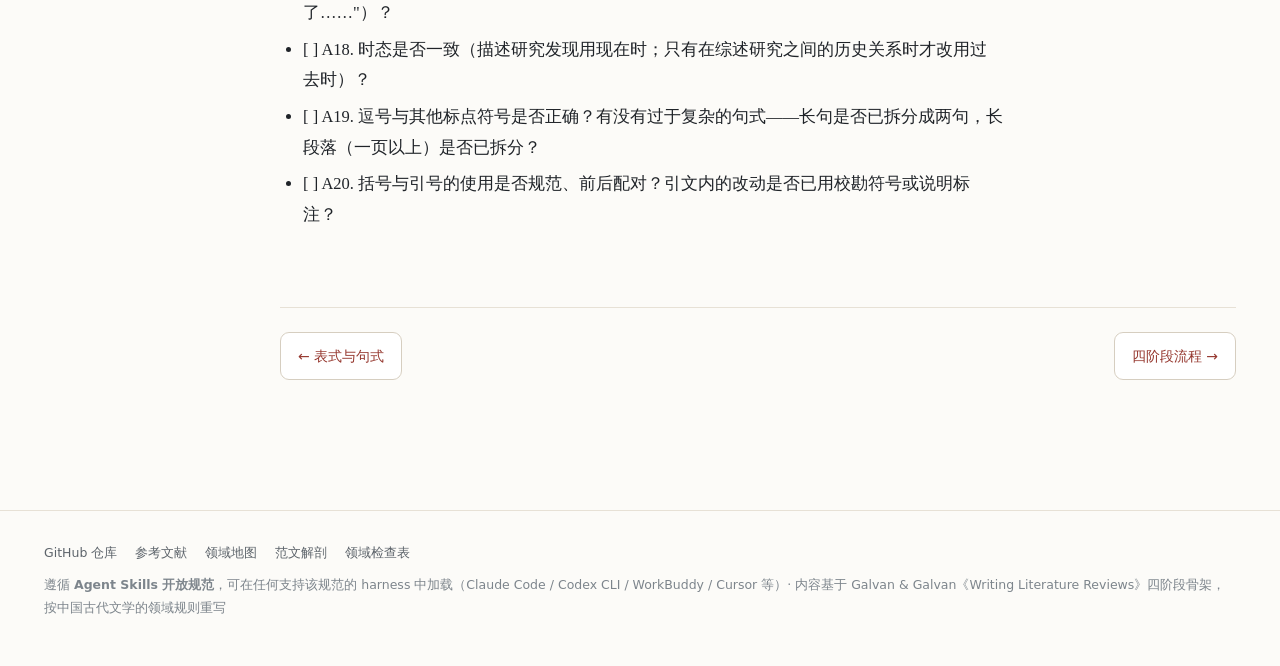
<file: docs/checklist.html>
<!DOCTYPE html>
<html lang="zh-CN">
<head>
<meta charset="utf-8">
<meta name="viewport" content="width=device-width,initial-scale=1">
<title>领域检查表 · 中国古代文学文献综述写作</title>
<meta name="description" content="领域检查表">
<link rel="stylesheet" href="assets/style.css">
</head>
<body>
<header class="topbar">
  <span class="prog"></span>
  <div class="brand"><span class="seal">綜</span><b>文献综述写作</b><span>中国古代文学</span></div>
  <div class="spacer"></div>
  <nav>
    <a href="index.html">首页</a>
    <a href="domain.html">领域地图</a>
    <a href="examples.html">范文解剖</a>
    <a href="checklist.html">检查表</a>
    <a href="bib.html">参考文献</a>
  </nav>
  <a class="gh-btn" href="https://github.com/nqd963/literature-review-writing" target="_blank">GitHub</a>
</header>
<div class="wrap">
<aside class="side">
<h4>指南</h4>
<a class="" href="index.html"><i class="num">序</i>首页</a>
<a class="" href="domain.html"><i class="num">壹</i>领域地图</a><a class="" href="examples.html"><i class="num">贰</i>范文解剖</a><a class="" href="model.html"><i class="num">叁</i>示范段落</a><a class="" href="search.html"><i class="num">肆</i>检索资源</a><a class="" href="history.html"><i class="num">伍</i>学术史与汉学</a><a class="" href="editions.html"><i class="num">陆</i>版本与引文</a><a class="" href="templates.html"><i class="num">柒</i>表式与句式</a><a class="on" href="checklist.html"><i class="num">捌</i>领域检查表</a><a class="" href="pipeline.html"><i class="num">玖</i>四阶段流程</a><a class="" href="bib.html"><i class="num">拾</i>参考文献</a>
<h4>资源</h4>
<a href="https://github.com/nqd963/literature-review-writing" target="_blank"><i class="num">↗</i>GitHub 仓库</a>
</aside>
<main>
<div class="grid">
<div class="markdown">
<h1>中国古代文学综述：领域自我编辑检查表（60 项）</h1>
<p><strong>用法</strong>：初稿完成后先过"硬伤 10 条"，再逐项过 60 条。每一条都要能拿出证据，不能凭感觉打勾。
<strong>用法</strong>：先过"硬伤 10 条"，再逐项过 60 条领域条目，最后过文末<strong>附录的语言、格式与程序性检查 20 条</strong>。学术判断一律以本表为准；附录只管语言、格式与程序。</p>
<hr />
<h2 id="sec-1">零、硬伤 10 条（先过这一遍）<a class="anchor" href="#sec-1">#</a></h2>
<ul>
<li>[ ] 1. 引用古籍只写书名，不写版本、卷次、页/叶？</li>
<li>[ ] 2. 从二手研究转引原文，没有回查原书？</li>
<li>[ ] 3. 用电子检索/OCR 文本直接充当引文，没有核对影像或整理本？</li>
<li>[ ] 4. 只引大陆研究，港台/日本/欧美的重要成果缺席？</li>
<li>[ ] 5. 只引近五年，奠基性成果与经典考证没有进入学术史？</li>
<li>[ ] 6. 先有观点再挑材料，反证被忽略或轻描淡写？</li>
<li>[ ] 7. 用当代概念/西方理论直接套古代文本，不说明适用条件？</li>
<li>[ ] 8. 写成"某某认为……某某又认为……"的流水账？</li>
<li>[ ] 9. 宣称"研究空白"却不交代数据库、关键词、日期、语言？</li>
<li>[ ] 10. 用"证明"代替"表明/支持/提示"？</li>
</ul>
<blockquote>
<p>任何一条为"是"，先改，不要进入下面的细项。</p>
</blockquote>
<hr />
<h2 id="sec-2">一、选题与范围（1–8）<a class="anchor" href="#sec-2">#</a></h2>
<ul>
<li>[ ] 1. 研究对象能用一句话说清：作家、作品、文体、主题、意象、流派，还是文献问题？</li>
<li>[ ] 2. 时段明确（朝代/年份），没有"古代""历代"这类过宽表述？</li>
<li>[ ] 3. 文体明确（诗/词/文/赋/小说/戏曲/文论），没有把不同文体混为一谈？</li>
<li>[ ] 3b. <strong>三条边界都写明了吗</strong>（时间 / 对象 / 体裁）？题目是否"小到可穷尽文献、大到有足够成果可评"？</li>
<li>[ ] 3c. 若对象在古代评点丰富，<strong>古代部分是否单列</strong>，形成了"古代评点史 → 现当代研究"两段式？</li>
<li>[ ] 4. 文本/版本范围明确：哪些作品纳入、哪些不纳入、为什么？</li>
<li>[ ] 5. 核心问题是一个可回答的学术问题，不是"研究 X"或"论 X 的特色"？</li>
<li>[ ] 6. 本文论点可以被反驳，不是"X 很重要""X 很有价值"？</li>
<li>[ ] 7. 导言说明了涵盖与不涵盖的范围，且理由充分？</li>
<li>[ ] 8. 题目规模与篇幅匹配，能在规定字数内完成？</li>
</ul>
<hr />
<h2 id="sec-3">二、检索与覆盖（9–18）<a class="anchor" href="#sec-3">#</a></h2>
<ul>
<li>[ ] 9. 覆盖了与题目相关的大陆、港台、日本、欧美研究传统？</li>
<li>[ ] 10. 视题目需要，使用了中文、英文、日文中的至少两种语言？</li>
<li>[ ] 11. 原典/古籍与研究文献分开检索，没有用一个库包打天下？</li>
<li>[ ] 12. 至少使用了三类库：研究文献库 + 古籍影像/全文库 + 书目/工具库？</li>
<li>[ ] 13. 检索日志完整：日期、库名、检索式、限定条件、命中数、纳入/排除理由？</li>
<li>[ ] 14. 对核心文献做了反向追踪（读其参考文献）？</li>
<li>[ ] 15. 对核心文献做了正向追踪（查其引证文献）？</li>
<li>[ ] 16. 查阅了近 3–5 年的年度综述、研究年鉴、书评或会议综述？</li>
<li>[ ] 17. 查阅了相关学位论文，并对其关键判断追溯原始研究？</li>
<li>[ ] 18. 宣称"空白"前，交代了检索范围、数据库、关键词、日期与语言限制？</li>
<li>[ ] 18b. <strong>统计口径交代了吗</strong>（时间范围 + "论文约 X 篇，专著 Y 部"）？数字可核查吗？</li>
<li>[ ] 18c. 用过《古典文学研究资料汇编》一类<strong>资料汇编</strong>吗？（写古代评点部分的独门武器）</li>
<li>[ ] 18d. <strong>选本</strong>是否被当作研究对象（而不只是别人的整理成果）？</li>
</ul>
<hr />
<h2 id="sec-4">三、文献与版本（19–30）<a class="anchor" href="#sec-4">#</a></h2>
<ul>
<li>[ ] 19. 底本明确：版本类型、整理者、出版社、出版年、版次？</li>
<li>[ ] 20. 参校本明确：参校了哪些版本，各属什么系统？</li>
<li>[ ] 21. 关键引文核对过影像、原书或权威整理本？</li>
<li>[ ] 22. 区分了古人原文与整理者的标点、校记、笺注、按语？</li>
<li>[ ] 23. 关键异文有交代：从某本、两存、存疑，而不是 silent 改字？</li>
<li>[ ] 24. 作者归属/真伪有交代：采信哪一方、依据是什么、是否存疑？</li>
<li>[ ] 25. 系年有依据：采用哪家年谱/编年，异说如何处理？</li>
<li>[ ] 26. 辑佚注明出处、原文、异文与真伪判断？</li>
<li>[ ] 27. 出土文献/域外汉籍注明定名、缀合、释读、藏地与版本依据？</li>
<li>[ ] 28. 没有用电子 OCR 文本直接引用；如用，已核对影像？</li>
<li>[ ] 29. 没有把伪书、误题作者、后人增补的文字当作可靠史料？</li>
<li>[ ] 30. 对书目/目录/工具书的收录范围、成书年代与著录错误有警觉？</li>
</ul>
<hr />
<h2 id="sec-5">四、学术史与问题意识（31–40）<a class="anchor" href="#sec-5">#</a></h2>
<ul>
<li>[ ] 31. 有明确的学术史分期或问题脉络，不是"人名 + 书名 + 年份"的堆叠？</li>
<li>[ ] 32. 每一期都说明了：核心问题、代表成果、材料/方法、贡献、局限？</li>
<li>[ ] 33. 里程碑/经典研究已收录，并说明了它为什么是里程碑？</li>
<li>[ ] 34. 说明了经典研究与后续研究的关系：继承、修正、推翻，还是重复验证？</li>
<li>[ ] 35. 梳理出 3–5 个核心争议，并说明各方的证据与方法差异？</li>
<li>[ ] 36. 区分了"作者的论断"与"研究提供的证据"？</li>
<li>[ ] 37. 海外汉学不是装饰：说明了其问题意识、材料条件与理论框架？</li>
<li>[ ] 38. 没有用西方理论直接套中国古代文本；如用，说明了概念来源与适用边界？</li>
<li>[ ] 39. 说明了自己的研究位置：继承什么、修正什么、补充什么？</li>
<li>[ ] 40. 对"最新研究"有质量判断，没有把"新"等同于"重要"？</li>
</ul>
<hr />
<h2 id="sec-6">五、论证与结构（41–50）<a class="anchor" href="#sec-6">#</a></h2>
<ul>
<li>[ ] 41. 有贯穿全文的论点，不是各节互不相干的资料汇编？</li>
<li>[ ] 42. 结构是问题导向/论证导向，不是作者导向或成果导向？</li>
<li>[ ] 43. 每一节都能对应大纲中的论证任务，没有跑题？</li>
<li>[ ] 44. 每一段有主题句，段与段之间有因果、对比、递进或细化关系？</li>
<li>[ ] 45. "述"与"评"结合，不是只述不评，也不是只评不述？</li>
<li>[ ] 46. 评价有具体证据，不是"很有价值""非常重要""研究不足"？</li>
<li>[ ] 47. 处理了反证与异说，没有选择性使用材料？</li>
<li>[ ] 48. 没有用"证明"；用"表明""支持""提示""似乎可以得出"？</li>
<li>[ ] 49. 结论回应了导言提出的问题与论点？</li>
<li>[ ] 50. 未来研究方向具体：新材料、新版本、新群体、新方法、新问题？</li>
<li>[ ] 50b. <strong>分类是否超过三级</strong>？（三级封顶，再细就是流水账）</li>
<li>[ ] 50c. <strong>考证是否单列一节</strong>（系年/版本/辑佚/辨伪/生平交游）？</li>
<li>[ ] 50d. 学术史的<strong>转折是否点出了外部成因</strong>（思潮、制度、新材料发现），而不只是描述转移本身？</li>
<li>[ ] 50e. 批评是否<strong>具体到人和篇</strong>？有没有"研究不够深入"这类空话？</li>
<li>[ ] 50f. <strong>结语的"未来方向"是不是就是我自己的选题</strong>？如果不是，说明选题还没找到。</li>
</ul>
<hr />
<h2 id="sec-7">六、引文与注释（51–60）<a class="anchor" href="#sec-7">#</a></h2>
<ul>
<li>[ ] 51. 注释体例统一：目标刊物/学校要求的是脚注、尾注还是参考文献制？</li>
<li>[ ] 52. 首次引证要素齐全：作者、书名、卷次、篇名、版本、册次、页/叶？</li>
<li>[ ] 53. 再次引证简写规范，且同一篇文章内前后一致？</li>
<li>[ ] 54. 卷次数字形式统一（《文学遗产》简式汉字/部分刊物阿拉伯数字），没有混用？</li>
<li>[ ] 55. 页码/叶码准确：多册书注册次；影印本用页 a/b 或上/中/下栏？</li>
<li>[ ] 56. 出版社用全称；台港澳/外国出版地、出版者按体例处理？</li>
<li>[ ] 57. 期刊论文、学位论文、网络资源、数据库的格式正确？</li>
<li>[ ] 58. 正文引用与文后参考文献双向匹配，没有"有引无目"或"有目无引"？</li>
<li>[ ] 59. 作者姓名、出版年份、标题在各处拼写一致？</li>
<li>[ ] 60. 所有转引都已回查原书；无法回查的，明确标注"转引自"？</li>
</ul>
<hr />
<h2 id="sec-8">七、加分项（不是必须，但能显著提升质量）<a class="anchor" href="#sec-8">#</a></h2>
<ul>
<li>[ ] 附检索日志，读者可复现你的"研究空白"判断。</li>
<li>[ ] 附版本谱系表，读者能一眼看出底本/参校本关系。</li>
<li>[ ] 附争议表，读者能快速把握各方证据与方法差异。</li>
<li>[ ] 附引文核对表，编辑抽查时能迅速定位。</li>
<li>[ ] 对海外研究的关键概念附原文，避免翻译失真。</li>
<li>[ ] 对不可见材料/无法核对版本明确说明限制，不装作全知。</li>
</ul>
<hr />
<h2 id="sec-9">八、最后三问<a class="anchor" href="#sec-9">#</a></h2>
<ol>
<li><strong>如果导师只读你的综述，他能说出这个领域的三条主要脉络、两个核心争议、一个真正空白吗？</strong></li>
<li><strong>如果编辑抽查三条引文，你能在五分钟内拿出影像或原书吗？</strong></li>
<li><strong>如果五年后有人重做这个题目，你的综述还能作为一张有用的地图吗？</strong></li>
</ol>
<blockquote>
<p>三问都能答"能"，才算真正完成。</p>
</blockquote>
<hr />
<h1>附录：语言、格式与程序性检查（20 条）</h1>
<blockquote>
<p>本附录<strong>只管语言、格式与程序</strong>，不涉及学术判断——学术判断一律以上面的领域条目为准。
这些条目来自通用学术写作惯例，已剔除仅适用于英语写作的部分。</p>
</blockquote>
<h2 id="sec-10">一、改稿程序<a class="anchor" href="#sec-10">#</a></h2>
<ul>
<li>[ ] A1. 完成上一稿后，是否把它放一边几天才开始修改（完成"作者 → 读者"的角色转换）？</li>
<li>[ ] A2. 是否邀请了一个或几个人评阅？</li>
<li>[ ] A3. 评阅人提出的所有问题都解决了吗？意见分歧都调和了吗？</li>
<li>[ ] A4. 是否对照过主题大纲，确认没有跑题？</li>
<li>[ ] A5. 篇幅与整体结构是否符合要求（学期论文看导师要求，学位论文看答辩委员会，发表看目标期刊投稿准则）？</li>
</ul>
<h2 id="sec-11">二、结构与格式<a class="anchor" href="#sec-11">#</a></h2>
<ul>
<li>[ ] A6. 是否包含导言、讨论与结论三部分？</li>
<li>[ ] A7. 标题是否符合目标体例手册规定的格式？</li>
<li>[ ] A8. 是否做过最后的拼写检查<strong>和人工校对</strong>（拼写检查抓不出同音错别字）？</li>
<li>[ ] A9. 页边距、页码、行距是否符合要求？所有页面都编号了吗？</li>
<li>[ ] A10. 是否署有姓名与必要的联系方式？</li>
</ul>
<h2 id="sec-12">三、语言与文字<a class="anchor" href="#sec-12">#</a></h2>
<ul>
<li>[ ] A11. 全文术语是否统一，没有为了"不重复"而替换关键概念？</li>
<li>[ ] A12. 长引语是否确有必要？能转述的都转述了吗？</li>
<li>[ ] A13. 是否避免了口语化、网络用语与不正式的表达？</li>
<li>[ ] A14. 是否避免了性别歧视的语言？</li>
<li>[ ] A15. 数字用法是否正确（0–9 拼写、10 及以上用数字；名词后跟数字表序列时名词大写；句首是数字时拼写完整）？</li>
<li>[ ] A16. 每一句都完整吗？<strong>大声朗读</strong>，卡住的地方就是要改的句子。</li>
<li>[ ] A17. 是否避免了间接结构与被动语态（"在某某的研究中……被发现" → "某某发现了……"）？</li>
<li>[ ] A18. 时态是否一致（描述研究发现用现在时；只有在综述研究之间的历史关系时才改用过去时）？</li>
<li>[ ] A19. 逗号与其他标点符号是否正确？有没有过于复杂的句式——长句是否已拆分成两句，长段落（一页以上）是否已拆分？</li>
<li>[ ] A20. 括号与引号的使用是否规范、前后配对？引文内的改动是否已用校勘符号或说明标注？</li>
</ul>
</div>
<nav class="toc"><div class="t-h">本页目录</div><a class="" href="#sec-1">零、硬伤 10 条（先过这一遍）</a><a class="" href="#sec-2">一、选题与范围（1–8）</a><a class="" href="#sec-3">二、检索与覆盖（9–18）</a><a class="" href="#sec-4">三、文献与版本（19–30）</a><a class="" href="#sec-5">四、学术史与问题意识（31–40）</a><a class="" href="#sec-6">五、论证与结构（41–50）</a><a class="" href="#sec-7">六、引文与注释（51–60）</a><a class="" href="#sec-8">七、加分项（不是必须，但能显著提升质量）</a><a class="" href="#sec-9">八、最后三问</a><a class="" href="#sec-10">一、改稿程序</a><a class="" href="#sec-11">二、结构与格式</a><a class="" href="#sec-12">三、语言与文字</a></nav>
</div>
<div class="pager"><a href="templates.html">← 表式与句式</a><a href="pipeline.html">四阶段流程 →</a></div>
</main>
</div>
<button id="totop" title="回到顶部">↑</button>
<footer>
  <div class="f-links">
    <a href="https://github.com/nqd963/literature-review-writing">GitHub 仓库</a>
    <a href="bib.html">参考文献</a>
    <a href="domain.html">领域地图</a>
    <a href="examples.html">范文解剖</a>
    <a href="checklist.html">领域检查表</a>
  </div>
  遵循 <b>Agent Skills 开放规范</b>，可在任何支持该规范的 harness 中加载（Claude Code / Codex CLI / WorkBuddy / Cursor 等）·
  内容基于 Galvan &amp; Galvan《Writing Literature Reviews》四阶段骨架，按中国古代文学的领域规则重写
</footer>
<script>
(function(){
  var bar=document.querySelector('.topbar .prog'), top=document.getElementById('totop');
  function onScroll(){
    var h=document.documentElement, sc=h.scrollTop||document.body.scrollTop;
    var max=(h.scrollHeight-h.clientHeight)||1;
    if(bar) bar.style.width=Math.min(100,sc/max*100)+'%';
    if(top) top.classList.toggle('show', sc>420);
  }
  addEventListener('scroll',onScroll,{passive:true}); onScroll();
  if(top) top.onclick=function(){scrollTo({top:0,behavior:'smooth'})};
  var links=[].slice.call(document.querySelectorAll('.toc a'));
  var heads=links.map(function(a){return document.getElementById(a.getAttribute('href').slice(1))}).filter(Boolean);
  if(!heads.length) return;
  function mark(){
    var best=0;
    heads.forEach(function(el,i){ if(el.getBoundingClientRect().top<=140) best=i; });
    links.forEach(function(a,i){ a.classList.toggle('on', i===best); });
  }
  addEventListener('scroll',mark,{passive:true}); mark();
})();
</script>
</body>
</html>
</file>
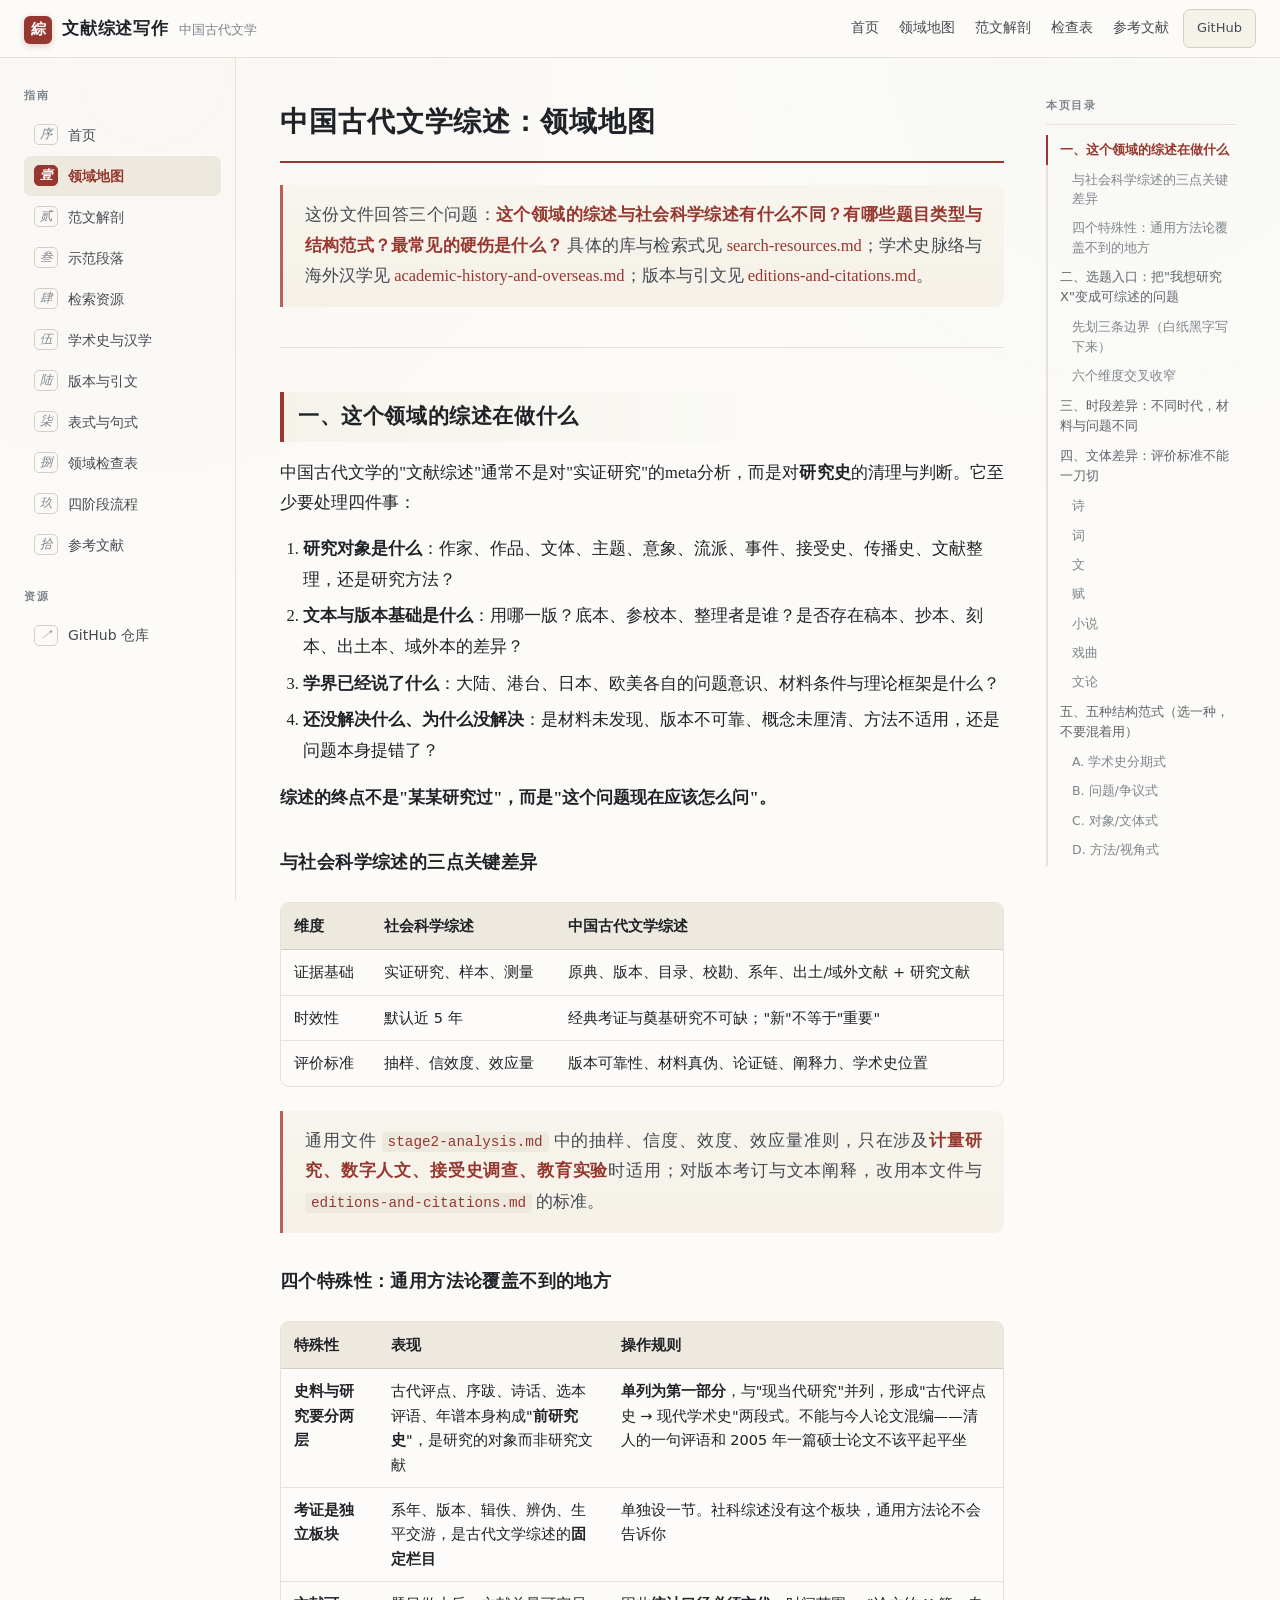
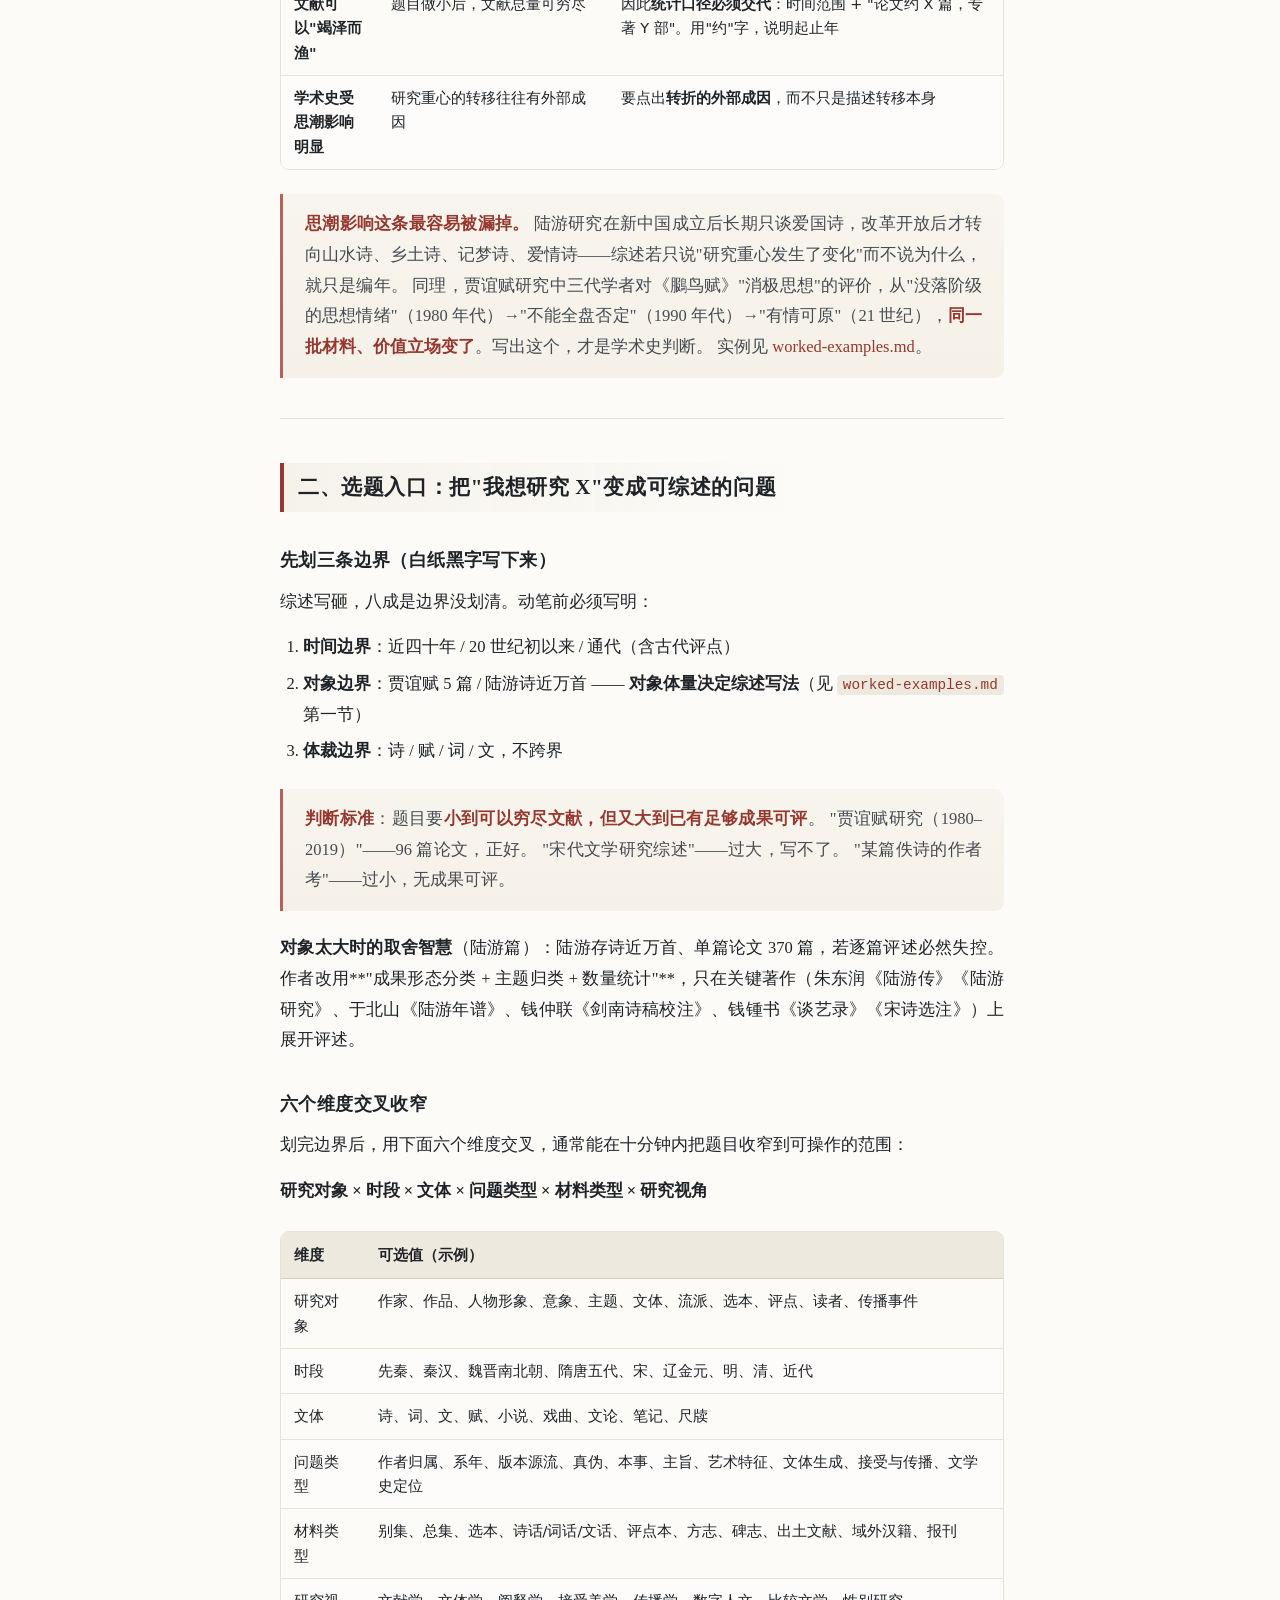
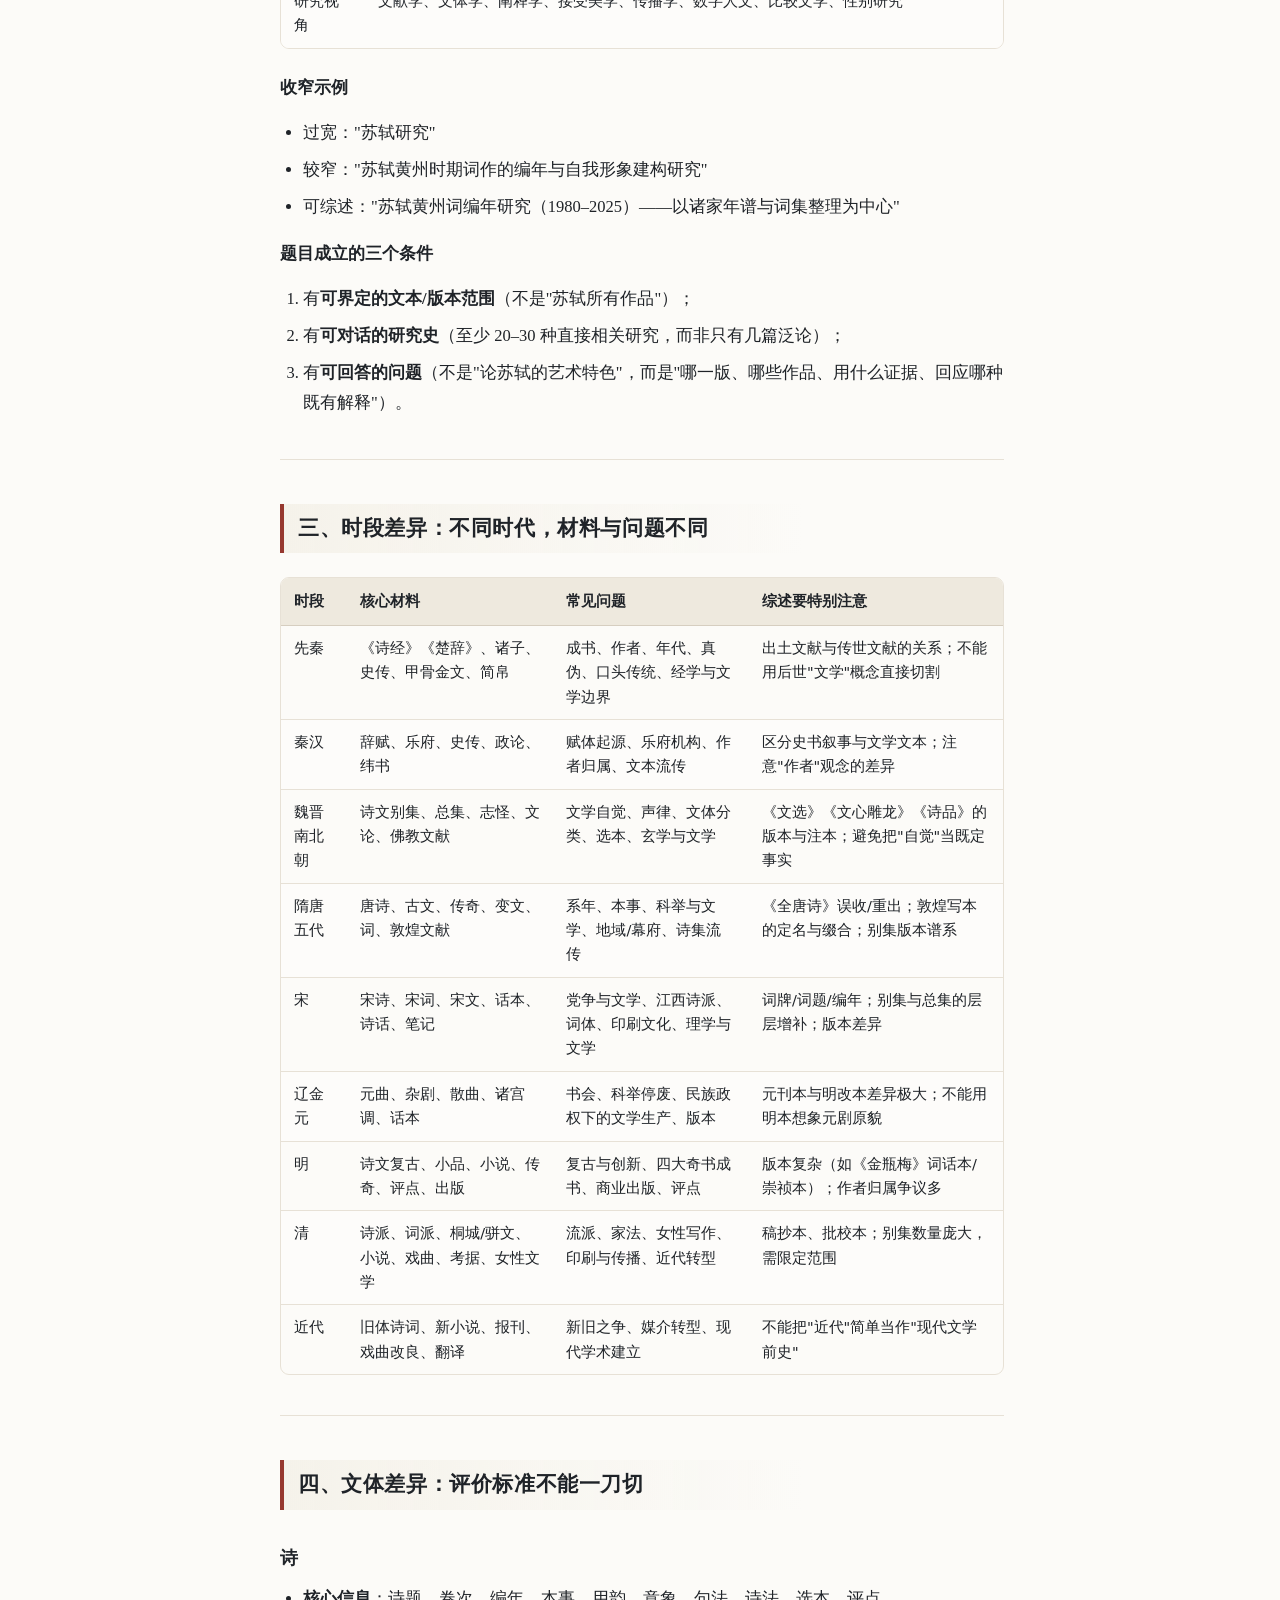
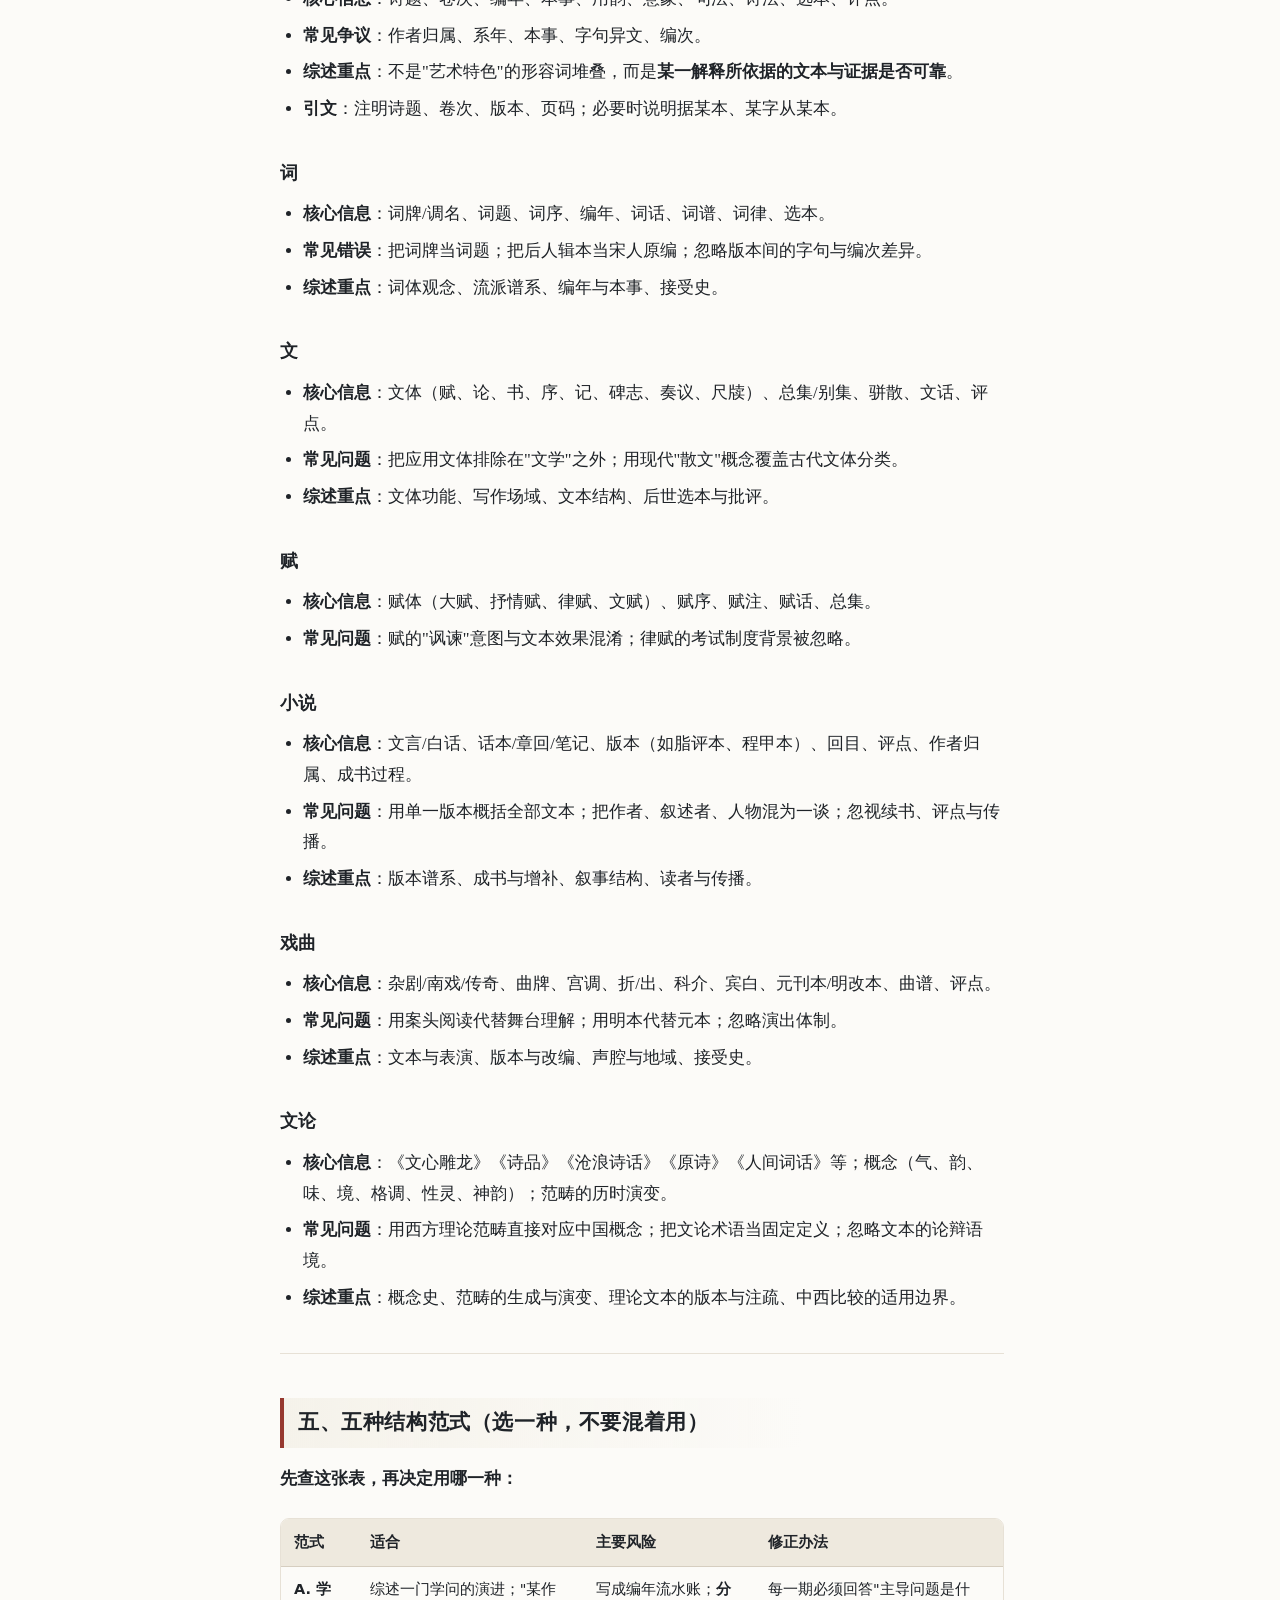
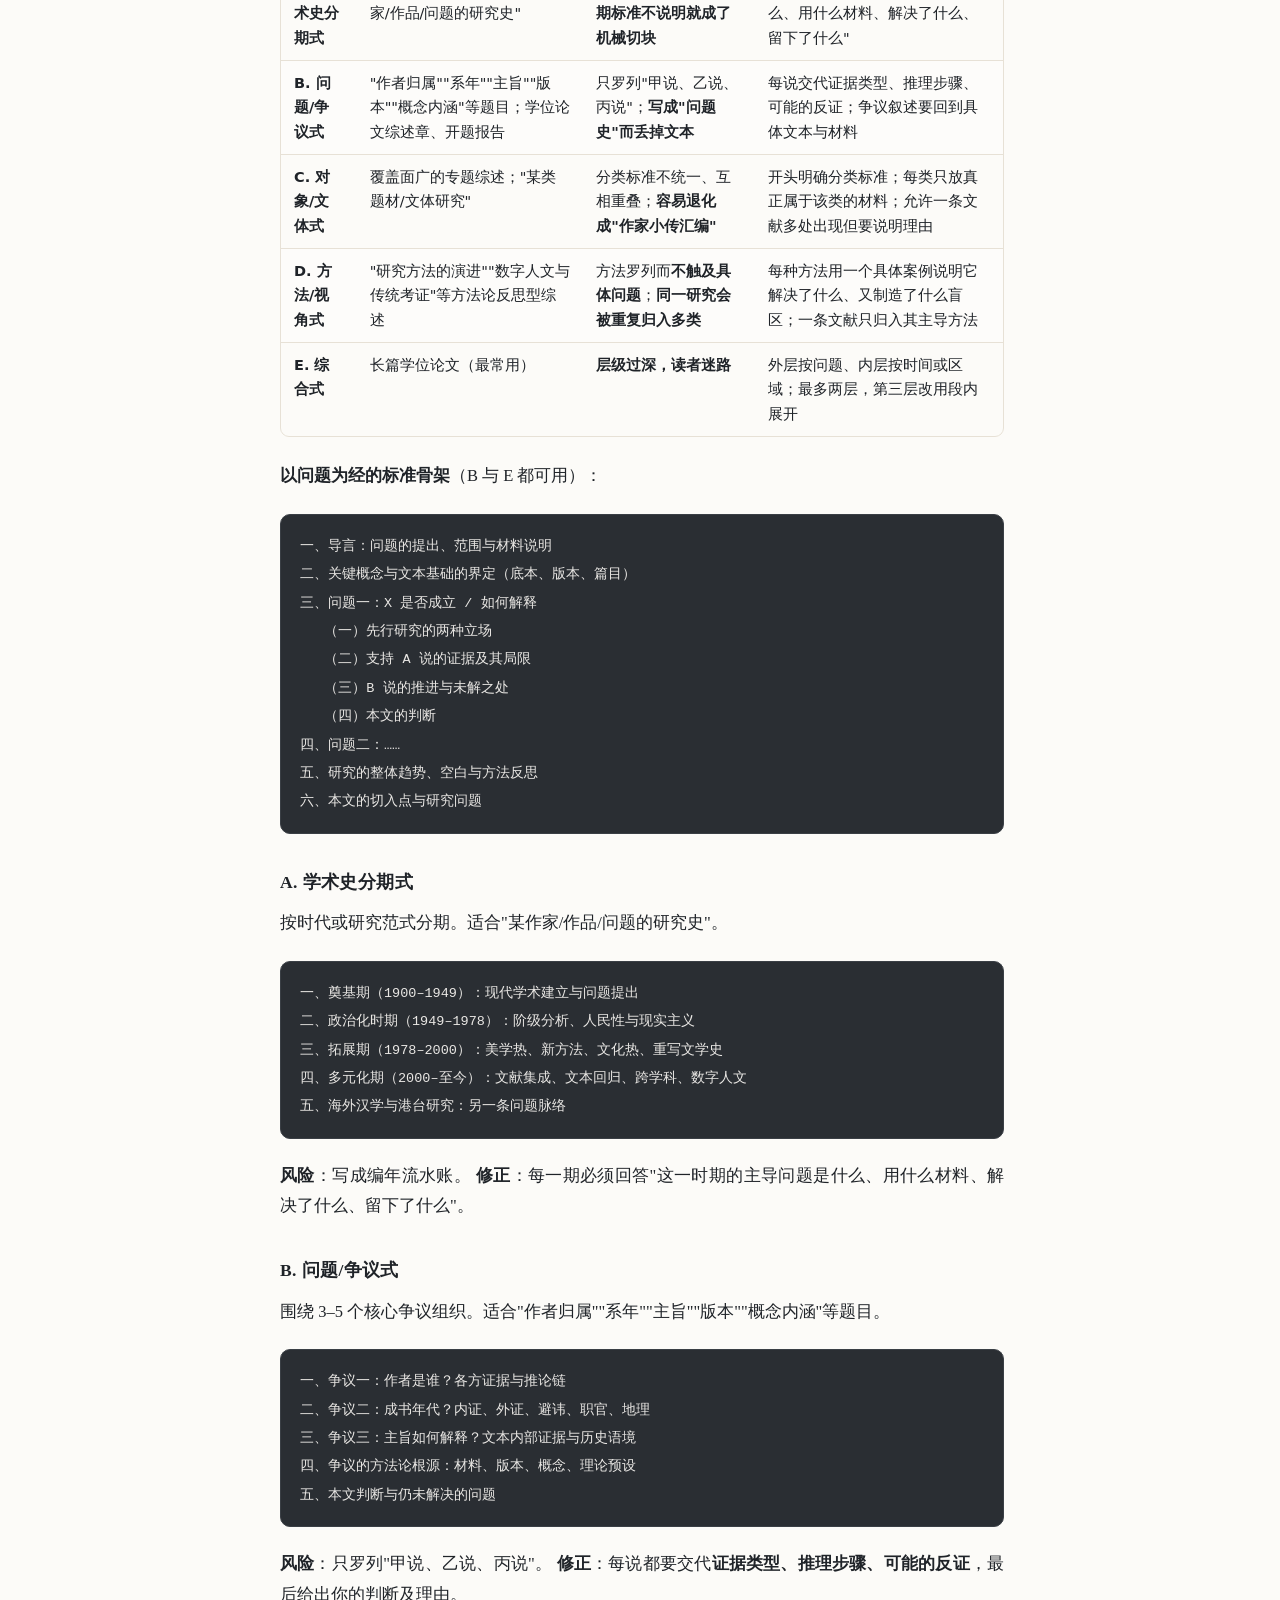
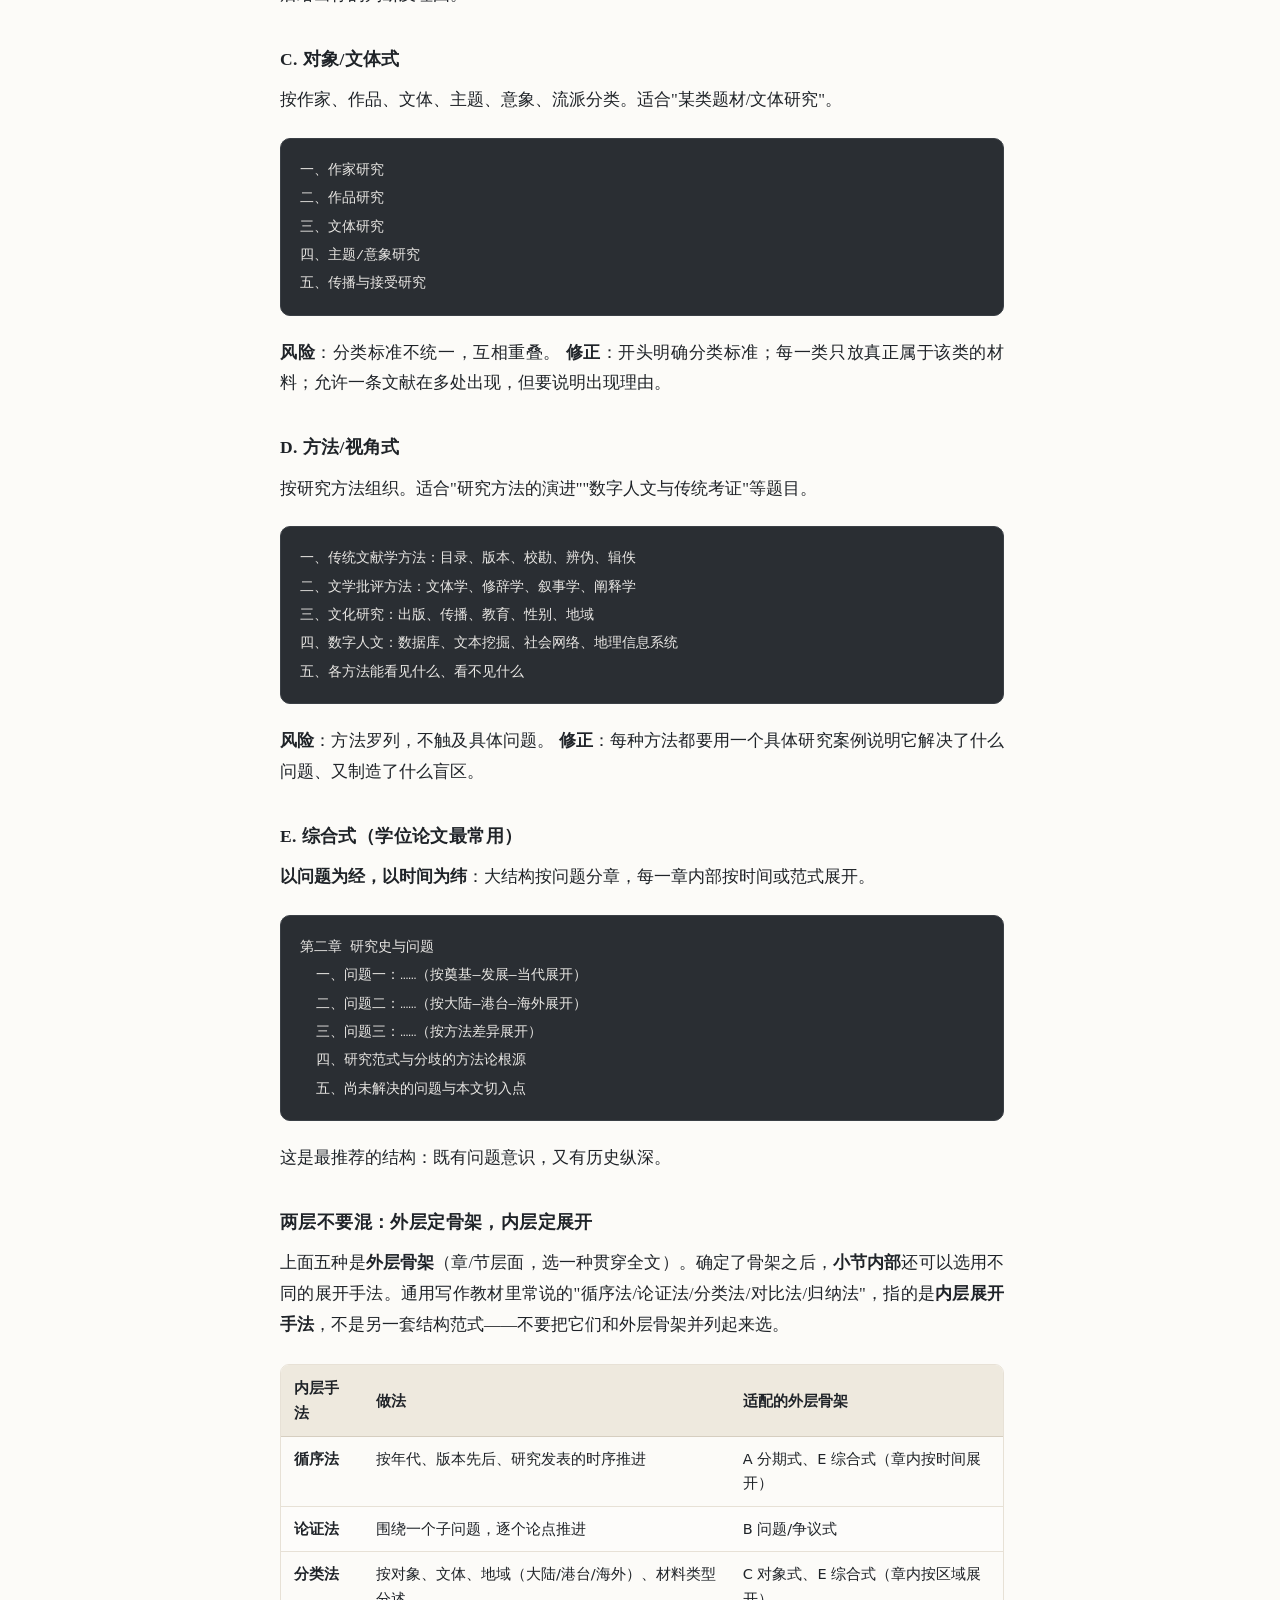
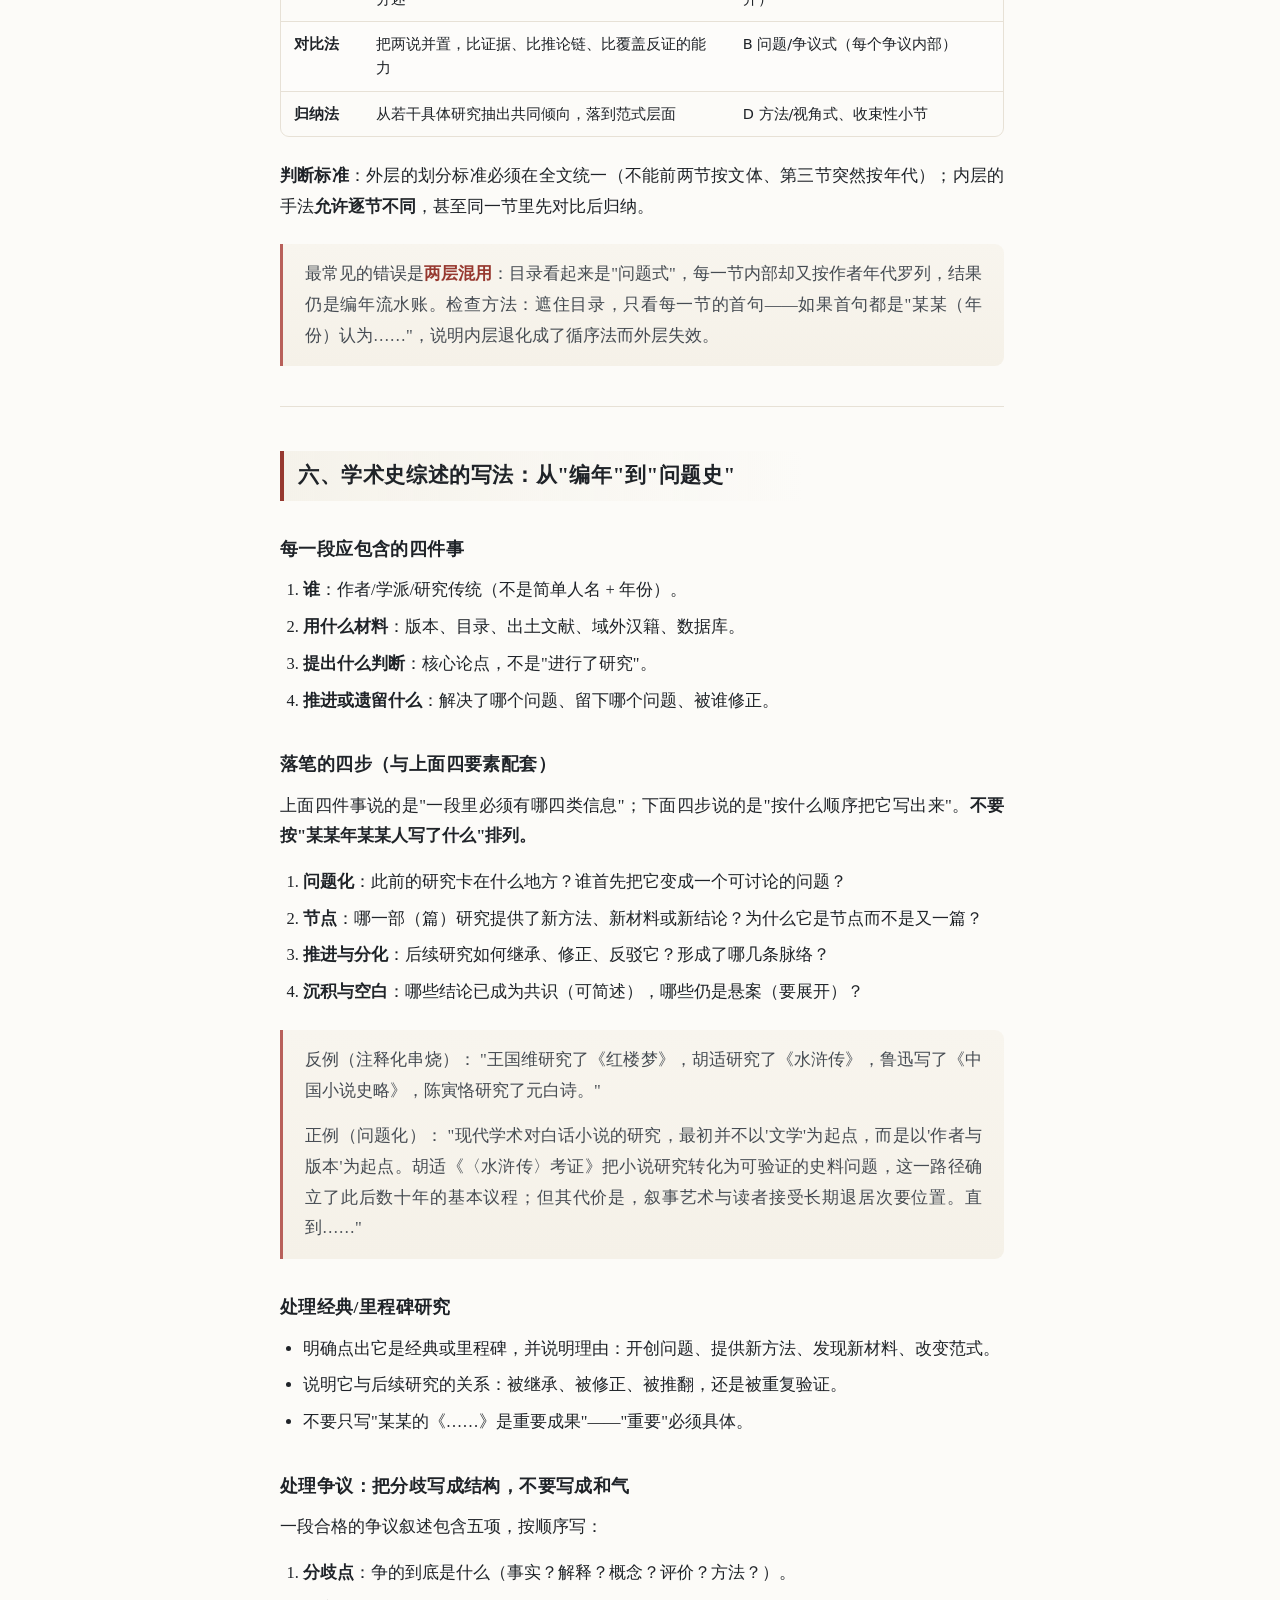
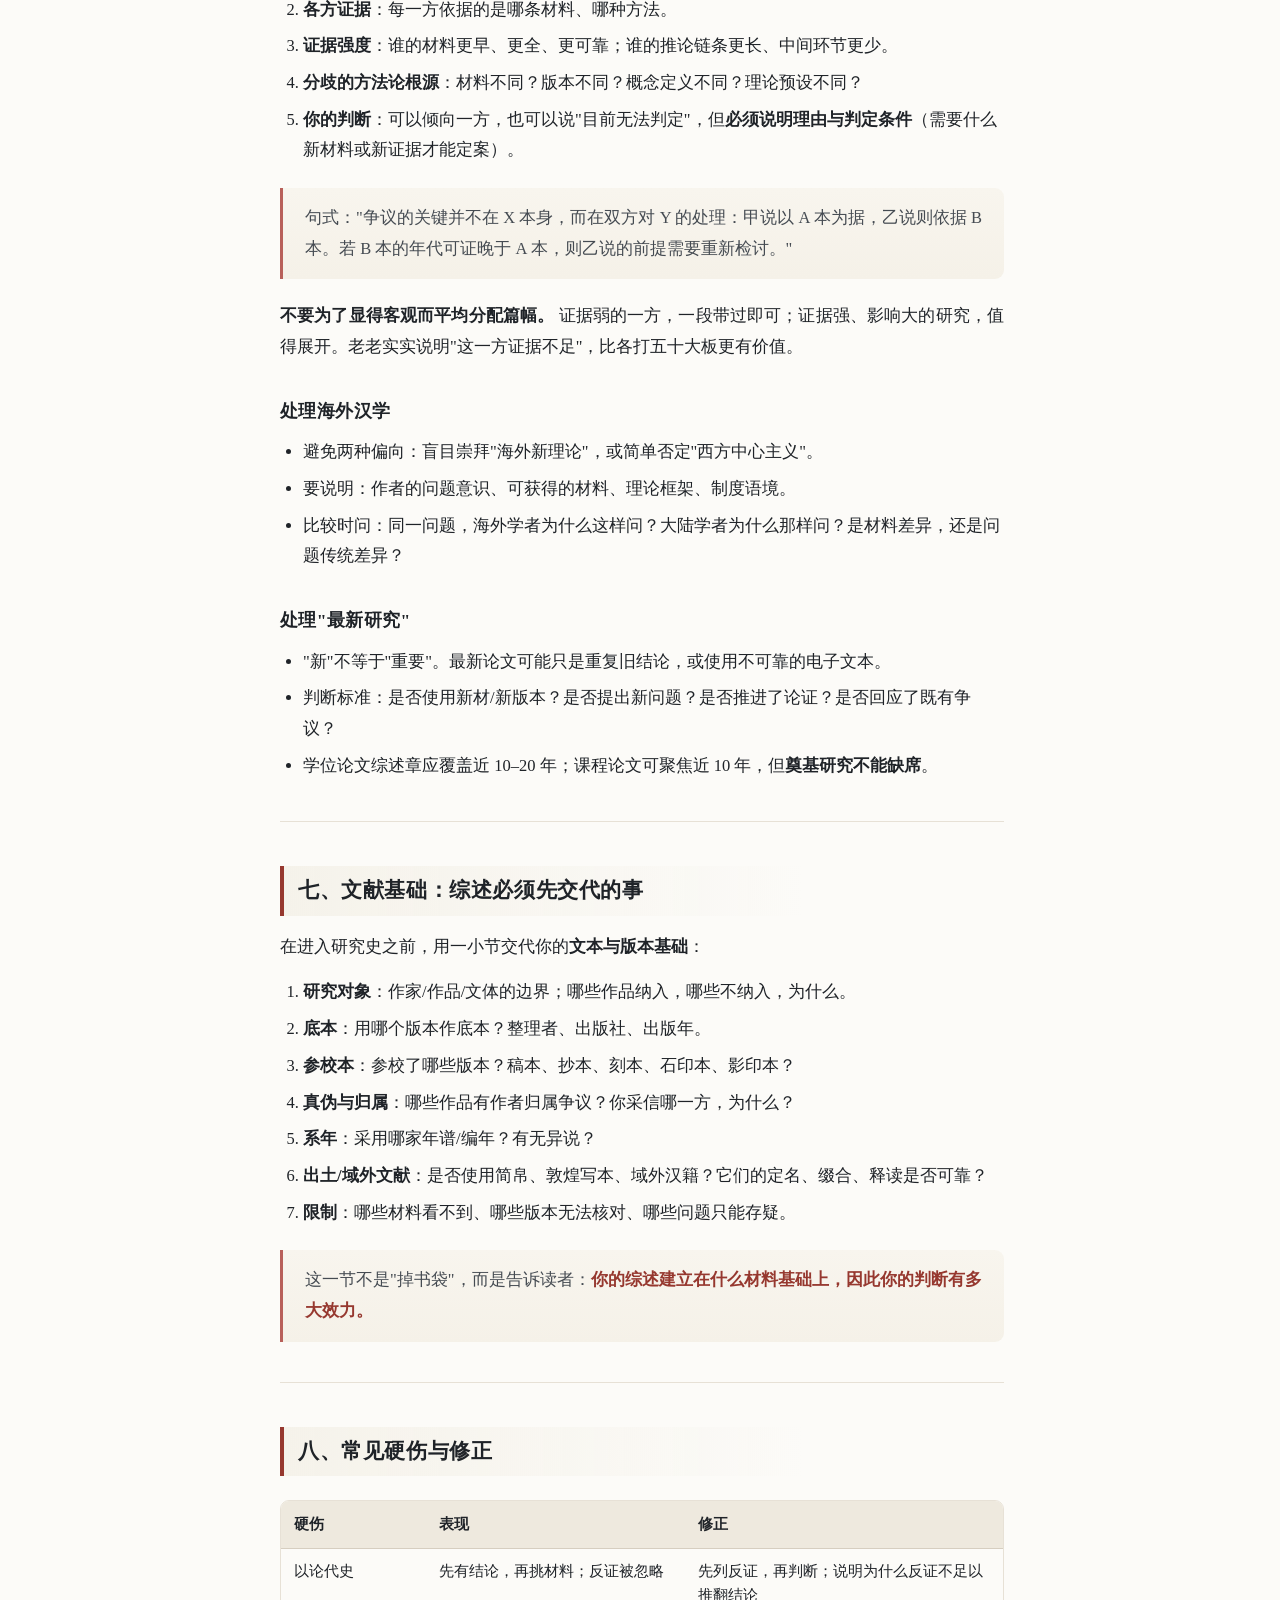
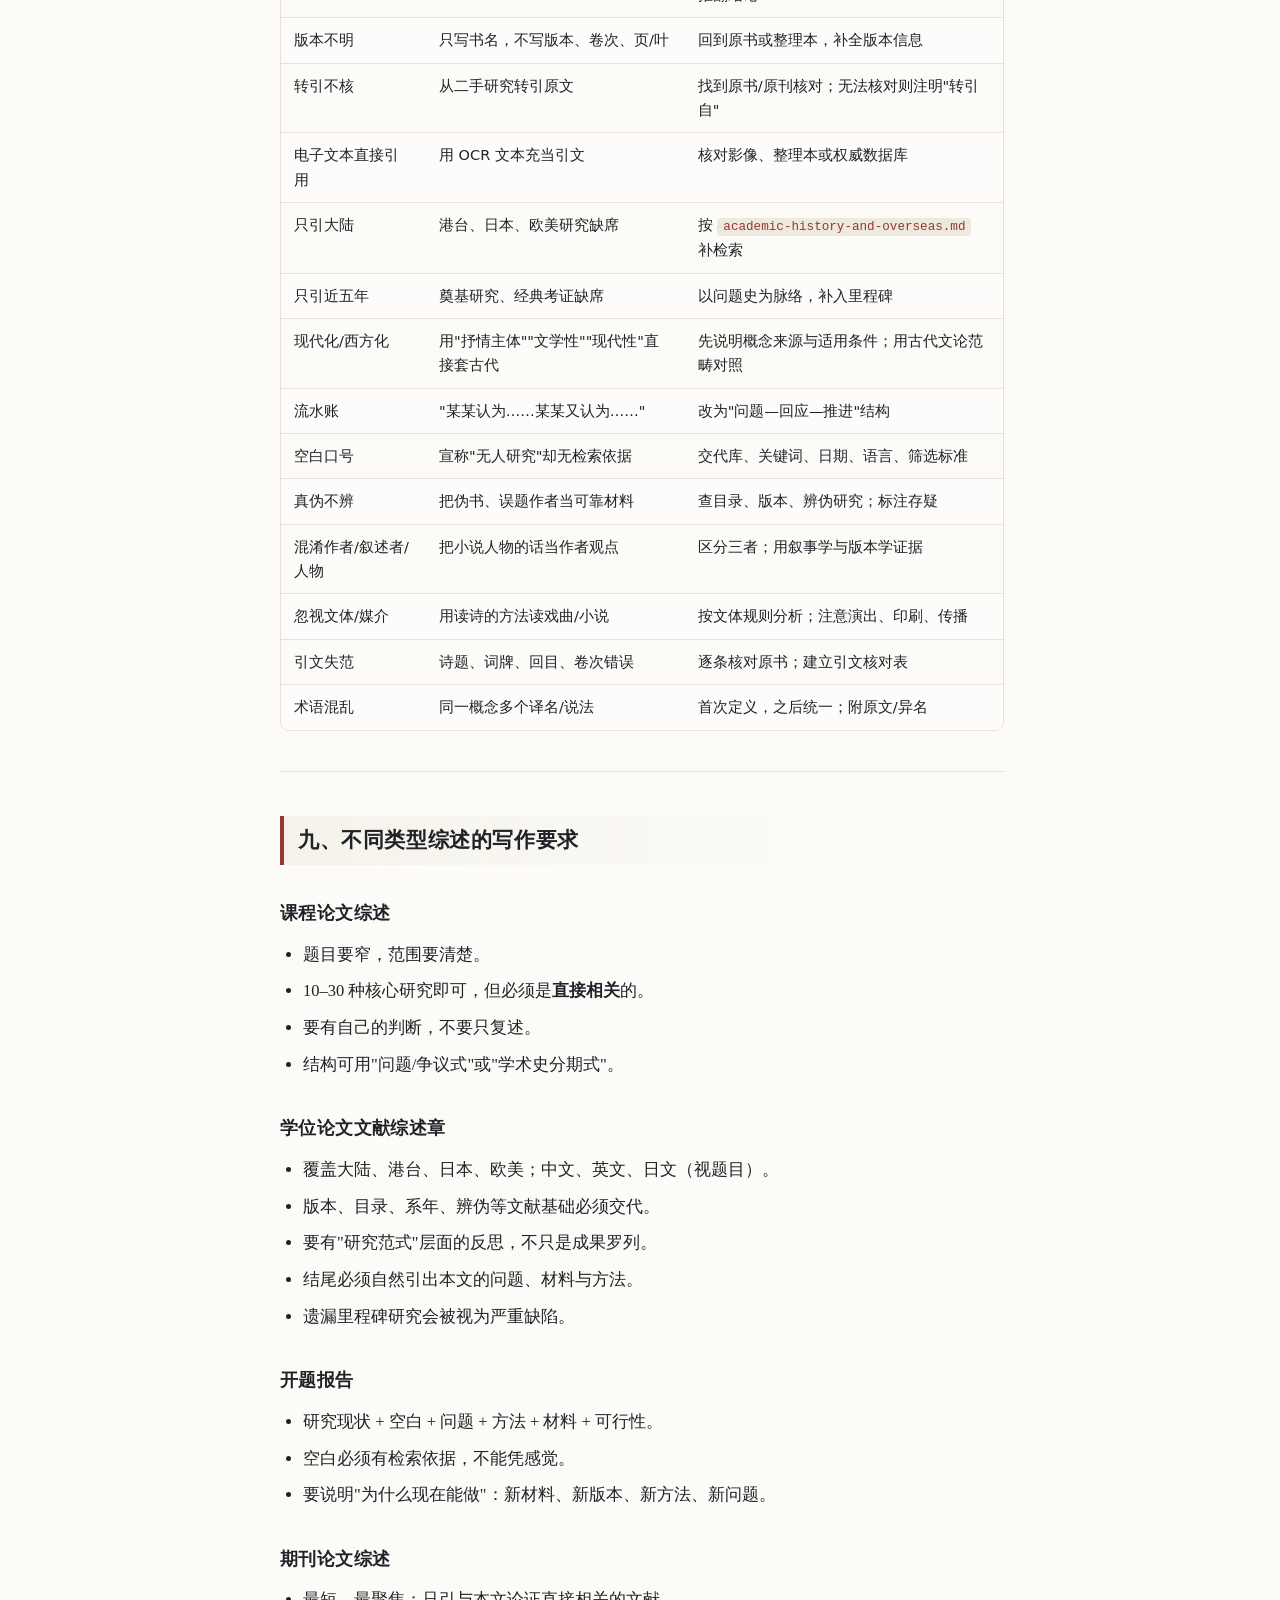
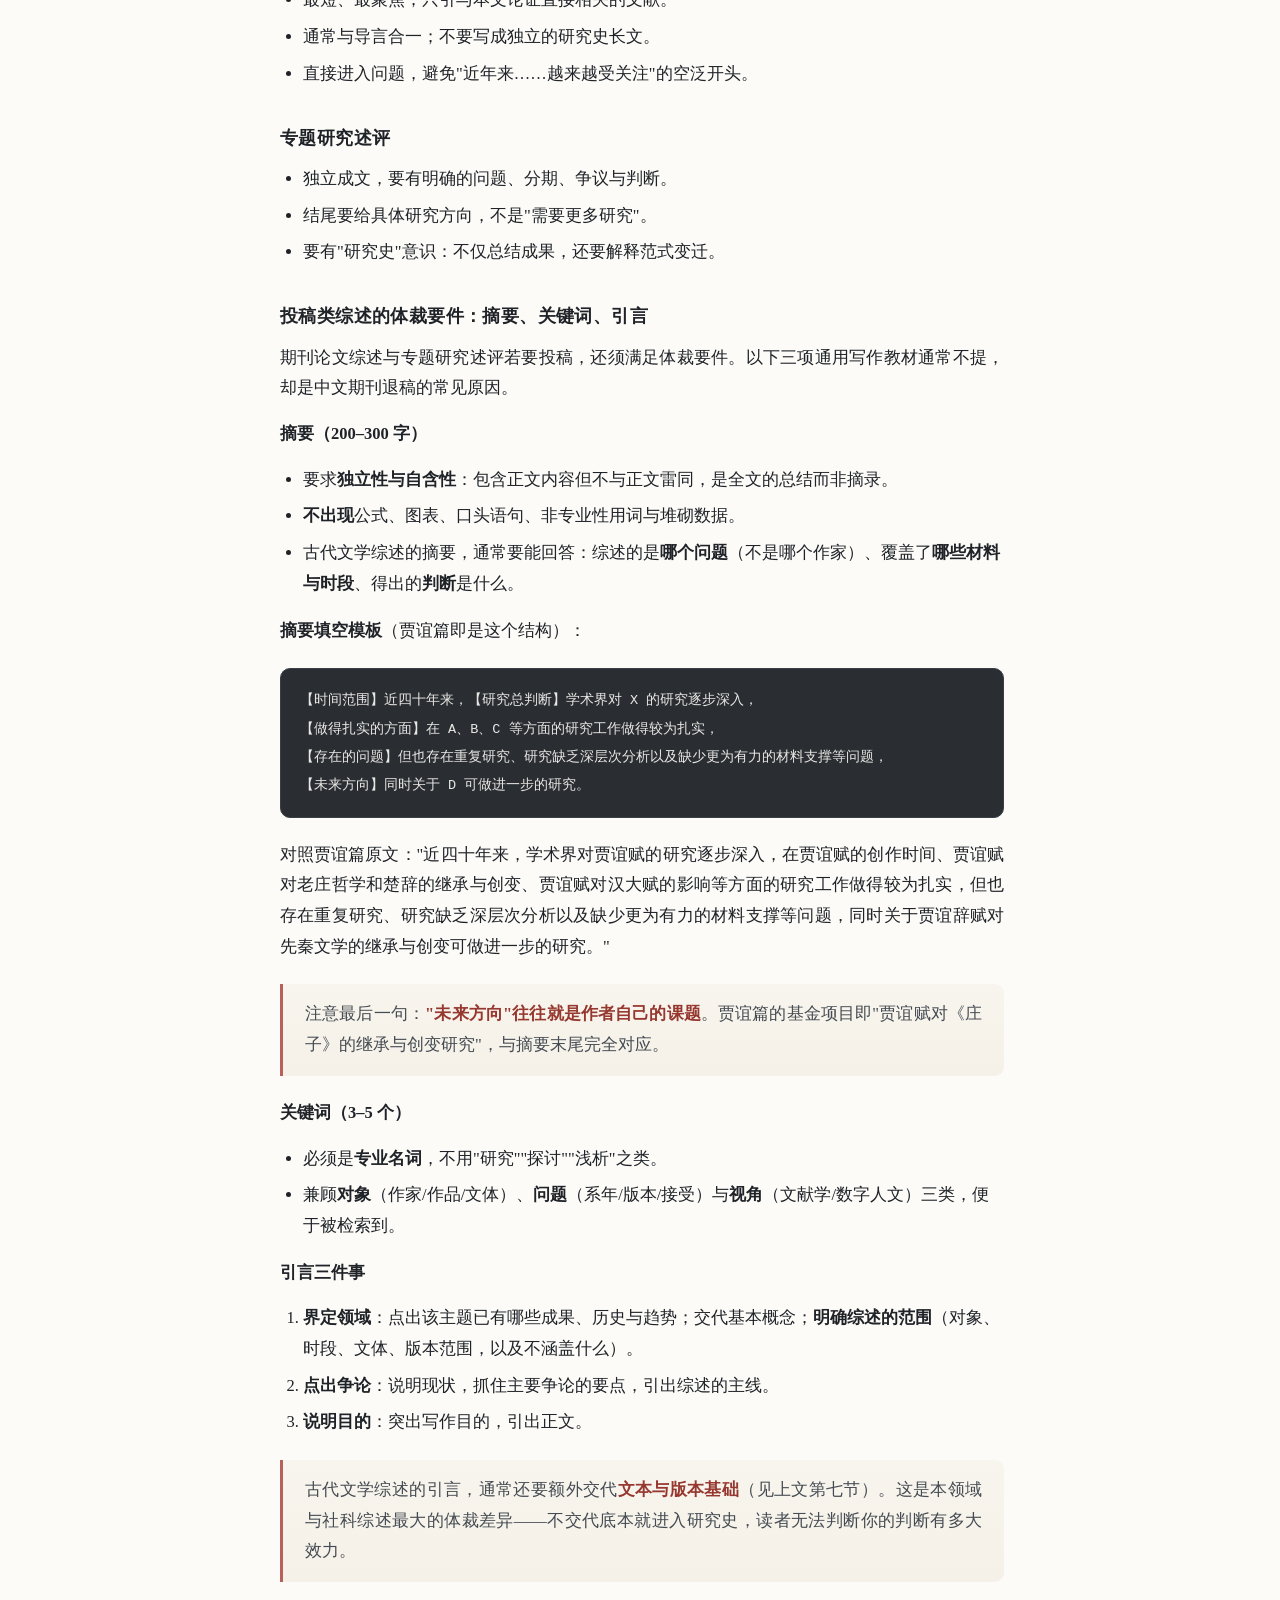
<file: docs/domain.html>
<!DOCTYPE html>
<html lang="zh-CN">
<head>
<meta charset="utf-8">
<meta name="viewport" content="width=device-width,initial-scale=1">
<title>领域地图 · 中国古代文学文献综述写作</title>
<meta name="description" content="领域地图">
<link rel="stylesheet" href="assets/style.css">
</head>
<body>
<header class="topbar">
  <span class="prog"></span>
  <div class="brand"><span class="seal">綜</span><b>文献综述写作</b><span>中国古代文学</span></div>
  <div class="spacer"></div>
  <nav>
    <a href="index.html">首页</a>
    <a href="domain.html">领域地图</a>
    <a href="examples.html">范文解剖</a>
    <a href="checklist.html">检查表</a>
    <a href="bib.html">参考文献</a>
  </nav>
  <a class="gh-btn" href="https://github.com/nqd963/literature-review-writing" target="_blank">GitHub</a>
</header>
<div class="wrap">
<aside class="side">
<h4>指南</h4>
<a class="" href="index.html"><i class="num">序</i>首页</a>
<a class="on" href="domain.html"><i class="num">壹</i>领域地图</a><a class="" href="examples.html"><i class="num">贰</i>范文解剖</a><a class="" href="model.html"><i class="num">叁</i>示范段落</a><a class="" href="search.html"><i class="num">肆</i>检索资源</a><a class="" href="history.html"><i class="num">伍</i>学术史与汉学</a><a class="" href="editions.html"><i class="num">陆</i>版本与引文</a><a class="" href="templates.html"><i class="num">柒</i>表式与句式</a><a class="" href="checklist.html"><i class="num">捌</i>领域检查表</a><a class="" href="pipeline.html"><i class="num">玖</i>四阶段流程</a><a class="" href="bib.html"><i class="num">拾</i>参考文献</a>
<h4>资源</h4>
<a href="https://github.com/nqd963/literature-review-writing" target="_blank"><i class="num">↗</i>GitHub 仓库</a>
</aside>
<main>
<div class="grid">
<div class="markdown">
<h1>中国古代文学综述：领域地图</h1>
<blockquote>
<p>这份文件回答三个问题：<strong>这个领域的综述与社会科学综述有什么不同？有哪些题目类型与结构范式？最常见的硬伤是什么？</strong>
具体的库与检索式见 <a href="search.html">search-resources.md</a>；学术史脉络与海外汉学见 <a href="history.html">academic-history-and-overseas.md</a>；版本与引文见 <a href="editions.html">editions-and-citations.md</a>。</p>
</blockquote>
<hr />
<h2 id="sec-1">一、这个领域的综述在做什么<a class="anchor" href="#sec-1">#</a></h2>
<p>中国古代文学的"文献综述"通常不是对"实证研究"的meta分析，而是对<strong>研究史</strong>的清理与判断。它至少要处理四件事：</p>
<ol>
<li><strong>研究对象是什么</strong>：作家、作品、文体、主题、意象、流派、事件、接受史、传播史、文献整理，还是研究方法？</li>
<li><strong>文本与版本基础是什么</strong>：用哪一版？底本、参校本、整理者是谁？是否存在稿本、抄本、刻本、出土本、域外本的差异？</li>
<li><strong>学界已经说了什么</strong>：大陆、港台、日本、欧美各自的问题意识、材料条件与理论框架是什么？</li>
<li><strong>还没解决什么、为什么没解决</strong>：是材料未发现、版本不可靠、概念未厘清、方法不适用，还是问题本身提错了？</li>
</ol>
<p><strong>综述的终点不是"某某研究过"，而是"这个问题现在应该怎么问"。</strong></p>
<h3 id="sec-2">与社会科学综述的三点关键差异<a class="anchor" href="#sec-2">#</a></h3>
<table>
<thead>
<tr>
<th>维度</th>
<th>社会科学综述</th>
<th>中国古代文学综述</th>
</tr>
</thead>
<tbody>
<tr>
<td>证据基础</td>
<td>实证研究、样本、测量</td>
<td>原典、版本、目录、校勘、系年、出土/域外文献 + 研究文献</td>
</tr>
<tr>
<td>时效性</td>
<td>默认近 5 年</td>
<td>经典考证与奠基研究不可缺；"新"不等于"重要"</td>
</tr>
<tr>
<td>评价标准</td>
<td>抽样、信效度、效应量</td>
<td>版本可靠性、材料真伪、论证链、阐释力、学术史位置</td>
</tr>
</tbody>
</table>
<blockquote>
<p>通用文件 <code>stage2-analysis.md</code> 中的抽样、信度、效度、效应量准则，只在涉及<strong>计量研究、数字人文、接受史调查、教育实验</strong>时适用；对版本考订与文本阐释，改用本文件与 <code>editions-and-citations.md</code> 的标准。</p>
</blockquote>
<h3 id="sec-3">四个特殊性：通用方法论覆盖不到的地方<a class="anchor" href="#sec-3">#</a></h3>
<table>
<thead>
<tr>
<th>特殊性</th>
<th>表现</th>
<th>操作规则</th>
</tr>
</thead>
<tbody>
<tr>
<td><strong>史料与研究要分两层</strong></td>
<td>古代评点、序跋、诗话、选本评语、年谱本身构成"<strong>前研究史</strong>"，是研究的对象而非研究文献</td>
<td><strong>单列为第一部分</strong>，与"现当代研究"并列，形成"古代评点史 → 现代学术史"两段式。不能与今人论文混编——清人的一句评语和 2005 年一篇硕士论文不该平起平坐</td>
</tr>
<tr>
<td><strong>考证是独立板块</strong></td>
<td>系年、版本、辑佚、辨伪、生平交游，是古代文学综述的<strong>固定栏目</strong></td>
<td>单独设一节。社科综述没有这个板块，通用方法论不会告诉你</td>
</tr>
<tr>
<td><strong>文献可以"竭泽而渔"</strong></td>
<td>题目做小后，文献总量可穷尽</td>
<td>因此<strong>统计口径必须交代</strong>：时间范围 + "论文约 X 篇，专著 Y 部"。用"约"字，说明起止年</td>
</tr>
<tr>
<td><strong>学术史受思潮影响明显</strong></td>
<td>研究重心的转移往往有外部成因</td>
<td>要点出<strong>转折的外部成因</strong>，而不只是描述转移本身</td>
</tr>
</tbody>
</table>
<blockquote>
<p><strong>思潮影响这条最容易被漏掉。</strong> 陆游研究在新中国成立后长期只谈爱国诗，改革开放后才转向山水诗、乡土诗、记梦诗、爱情诗——综述若只说"研究重心发生了变化"而不说为什么，就只是编年。
同理，贾谊赋研究中三代学者对《鵩鸟赋》"消极思想"的评价，从"没落阶级的思想情绪"（1980 年代）→"不能全盘否定"（1990 年代）→"有情可原"（21 世纪），<strong>同一批材料、价值立场变了</strong>。写出这个，才是学术史判断。
实例见 <a href="examples.html">worked-examples.md</a>。</p>
</blockquote>
<hr />
<h2 id="sec-4">二、选题入口：把"我想研究 X"变成可综述的问题<a class="anchor" href="#sec-4">#</a></h2>
<h3 id="sec-5">先划三条边界（白纸黑字写下来）<a class="anchor" href="#sec-5">#</a></h3>
<p>综述写砸，八成是边界没划清。动笔前必须写明：</p>
<ol>
<li><strong>时间边界</strong>：近四十年 / 20 世纪初以来 / 通代（含古代评点）</li>
<li><strong>对象边界</strong>：贾谊赋 5 篇 / 陆游诗近万首 —— <strong>对象体量决定综述写法</strong>（见 <code>worked-examples.md</code> 第一节）</li>
<li><strong>体裁边界</strong>：诗 / 赋 / 词 / 文，不跨界</li>
</ol>
<blockquote>
<p><strong>判断标准</strong>：题目要<strong>小到可以穷尽文献，但又大到已有足够成果可评</strong>。
"贾谊赋研究（1980–2019）"——96 篇论文，正好。
"宋代文学研究综述"——过大，写不了。
"某篇佚诗的作者考"——过小，无成果可评。</p>
</blockquote>
<p><strong>对象太大时的取舍智慧</strong>（陆游篇）：陆游存诗近万首、单篇论文 370 篇，若逐篇评述必然失控。作者改用**"成果形态分类 + 主题归类 + 数量统计"**，只在关键著作（朱东润《陆游传》《陆游研究》、于北山《陆游年谱》、钱仲联《剑南诗稿校注》、钱锺书《谈艺录》《宋诗选注》）上展开评述。</p>
<h3 id="sec-6">六个维度交叉收窄<a class="anchor" href="#sec-6">#</a></h3>
<p>划完边界后，用下面六个维度交叉，通常能在十分钟内把题目收窄到可操作的范围：</p>
<p><strong>研究对象 × 时段 × 文体 × 问题类型 × 材料类型 × 研究视角</strong></p>
<table>
<thead>
<tr>
<th>维度</th>
<th>可选值（示例）</th>
</tr>
</thead>
<tbody>
<tr>
<td>研究对象</td>
<td>作家、作品、人物形象、意象、主题、文体、流派、选本、评点、读者、传播事件</td>
</tr>
<tr>
<td>时段</td>
<td>先秦、秦汉、魏晋南北朝、隋唐五代、宋、辽金元、明、清、近代</td>
</tr>
<tr>
<td>文体</td>
<td>诗、词、文、赋、小说、戏曲、文论、笔记、尺牍</td>
</tr>
<tr>
<td>问题类型</td>
<td>作者归属、系年、版本源流、真伪、本事、主旨、艺术特征、文体生成、接受与传播、文学史定位</td>
</tr>
<tr>
<td>材料类型</td>
<td>别集、总集、选本、诗话/词话/文话、评点本、方志、碑志、出土文献、域外汉籍、报刊</td>
</tr>
<tr>
<td>研究视角</td>
<td>文献学、文体学、阐释学、接受美学、传播学、数字人文、比较文学、性别研究</td>
</tr>
</tbody>
</table>
<p><strong>收窄示例</strong></p>
<ul>
<li>过宽："苏轼研究"</li>
<li>较窄："苏轼黄州时期词作的编年与自我形象建构研究"</li>
<li>可综述："苏轼黄州词编年研究（1980–2025）——以诸家年谱与词集整理为中心"</li>
</ul>
<p><strong>题目成立的三个条件</strong></p>
<ol>
<li>有<strong>可界定的文本/版本范围</strong>（不是"苏轼所有作品"）；</li>
<li>有<strong>可对话的研究史</strong>（至少 20–30 种直接相关研究，而非只有几篇泛论）；</li>
<li>有<strong>可回答的问题</strong>（不是"论苏轼的艺术特色"，而是"哪一版、哪些作品、用什么证据、回应哪种既有解释"）。</li>
</ol>
<hr />
<h2 id="sec-7">三、时段差异：不同时代，材料与问题不同<a class="anchor" href="#sec-7">#</a></h2>
<table>
<thead>
<tr>
<th>时段</th>
<th>核心材料</th>
<th>常见问题</th>
<th>综述要特别注意</th>
</tr>
</thead>
<tbody>
<tr>
<td>先秦</td>
<td>《诗经》《楚辞》、诸子、史传、甲骨金文、简帛</td>
<td>成书、作者、年代、真伪、口头传统、经学与文学边界</td>
<td>出土文献与传世文献的关系；不能用后世"文学"概念直接切割</td>
</tr>
<tr>
<td>秦汉</td>
<td>辞赋、乐府、史传、政论、纬书</td>
<td>赋体起源、乐府机构、作者归属、文本流传</td>
<td>区分史书叙事与文学文本；注意"作者"观念的差异</td>
</tr>
<tr>
<td>魏晋南北朝</td>
<td>诗文别集、总集、志怪、文论、佛教文献</td>
<td>文学自觉、声律、文体分类、选本、玄学与文学</td>
<td>《文选》《文心雕龙》《诗品》的版本与注本；避免把"自觉"当既定事实</td>
</tr>
<tr>
<td>隋唐五代</td>
<td>唐诗、古文、传奇、变文、词、敦煌文献</td>
<td>系年、本事、科举与文学、地域/幕府、诗集流传</td>
<td>《全唐诗》误收/重出；敦煌写本的定名与缀合；别集版本谱系</td>
</tr>
<tr>
<td>宋</td>
<td>宋诗、宋词、宋文、话本、诗话、笔记</td>
<td>党争与文学、江西诗派、词体、印刷文化、理学与文学</td>
<td>词牌/词题/编年；别集与总集的层层增补；版本差异</td>
</tr>
<tr>
<td>辽金元</td>
<td>元曲、杂剧、散曲、诸宫调、话本</td>
<td>书会、科举停废、民族政权下的文学生产、版本</td>
<td>元刊本与明改本差异极大；不能用明本想象元剧原貌</td>
</tr>
<tr>
<td>明</td>
<td>诗文复古、小品、小说、传奇、评点、出版</td>
<td>复古与创新、四大奇书成书、商业出版、评点</td>
<td>版本复杂（如《金瓶梅》词话本/崇祯本）；作者归属争议多</td>
</tr>
<tr>
<td>清</td>
<td>诗派、词派、桐城/骈文、小说、戏曲、考据、女性文学</td>
<td>流派、家法、女性写作、印刷与传播、近代转型</td>
<td>稿抄本、批校本；别集数量庞大，需限定范围</td>
</tr>
<tr>
<td>近代</td>
<td>旧体诗词、新小说、报刊、戏曲改良、翻译</td>
<td>新旧之争、媒介转型、现代学术建立</td>
<td>不能把"近代"简单当作"现代文学前史"</td>
</tr>
</tbody>
</table>
<hr />
<h2 id="sec-8">四、文体差异：评价标准不能一刀切<a class="anchor" href="#sec-8">#</a></h2>
<h3 id="sec-9">诗<a class="anchor" href="#sec-9">#</a></h3>
<ul>
<li><strong>核心信息</strong>：诗题、卷次、编年、本事、用韵、意象、句法、诗法、选本、评点。</li>
<li><strong>常见争议</strong>：作者归属、系年、本事、字句异文、编次。</li>
<li><strong>综述重点</strong>：不是"艺术特色"的形容词堆叠，而是<strong>某一解释所依据的文本与证据是否可靠</strong>。</li>
<li><strong>引文</strong>：注明诗题、卷次、版本、页码；必要时说明据某本、某字从某本。</li>
</ul>
<h3 id="sec-10">词<a class="anchor" href="#sec-10">#</a></h3>
<ul>
<li><strong>核心信息</strong>：词牌/调名、词题、词序、编年、词话、词谱、词律、选本。</li>
<li><strong>常见错误</strong>：把词牌当词题；把后人辑本当宋人原编；忽略版本间的字句与编次差异。</li>
<li><strong>综述重点</strong>：词体观念、流派谱系、编年与本事、接受史。</li>
</ul>
<h3 id="sec-11">文<a class="anchor" href="#sec-11">#</a></h3>
<ul>
<li><strong>核心信息</strong>：文体（赋、论、书、序、记、碑志、奏议、尺牍）、总集/别集、骈散、文话、评点。</li>
<li><strong>常见问题</strong>：把应用文体排除在"文学"之外；用现代"散文"概念覆盖古代文体分类。</li>
<li><strong>综述重点</strong>：文体功能、写作场域、文本结构、后世选本与批评。</li>
</ul>
<h3 id="sec-12">赋<a class="anchor" href="#sec-12">#</a></h3>
<ul>
<li><strong>核心信息</strong>：赋体（大赋、抒情赋、律赋、文赋）、赋序、赋注、赋话、总集。</li>
<li><strong>常见问题</strong>：赋的"讽谏"意图与文本效果混淆；律赋的考试制度背景被忽略。</li>
</ul>
<h3 id="sec-13">小说<a class="anchor" href="#sec-13">#</a></h3>
<ul>
<li><strong>核心信息</strong>：文言/白话、话本/章回/笔记、版本（如脂评本、程甲本）、回目、评点、作者归属、成书过程。</li>
<li><strong>常见问题</strong>：用单一版本概括全部文本；把作者、叙述者、人物混为一谈；忽视续书、评点与传播。</li>
<li><strong>综述重点</strong>：版本谱系、成书与增补、叙事结构、读者与传播。</li>
</ul>
<h3 id="sec-14">戏曲<a class="anchor" href="#sec-14">#</a></h3>
<ul>
<li><strong>核心信息</strong>：杂剧/南戏/传奇、曲牌、宫调、折/出、科介、宾白、元刊本/明改本、曲谱、评点。</li>
<li><strong>常见问题</strong>：用案头阅读代替舞台理解；用明本代替元本；忽略演出体制。</li>
<li><strong>综述重点</strong>：文本与表演、版本与改编、声腔与地域、接受史。</li>
</ul>
<h3 id="sec-15">文论<a class="anchor" href="#sec-15">#</a></h3>
<ul>
<li><strong>核心信息</strong>：《文心雕龙》《诗品》《沧浪诗话》《原诗》《人间词话》等；概念（气、韵、味、境、格调、性灵、神韵）；范畴的历时演变。</li>
<li><strong>常见问题</strong>：用西方理论范畴直接对应中国概念；把文论术语当固定定义；忽略文本的论辩语境。</li>
<li><strong>综述重点</strong>：概念史、范畴的生成与演变、理论文本的版本与注疏、中西比较的适用边界。</li>
</ul>
<hr />
<h2 id="sec-16">五、五种结构范式（选一种，不要混着用）<a class="anchor" href="#sec-16">#</a></h2>
<p><strong>先查这张表，再决定用哪一种：</strong></p>
<table>
<thead>
<tr>
<th>范式</th>
<th>适合</th>
<th>主要风险</th>
<th>修正办法</th>
</tr>
</thead>
<tbody>
<tr>
<td><strong>A. 学术史分期式</strong></td>
<td>综述一门学问的演进；"某作家/作品/问题的研究史"</td>
<td>写成编年流水账；<strong>分期标准不说明就成了机械切块</strong></td>
<td>每一期必须回答"主导问题是什么、用什么材料、解决了什么、留下了什么"</td>
</tr>
<tr>
<td><strong>B. 问题/争议式</strong></td>
<td>"作者归属""系年""主旨""版本""概念内涵"等题目；学位论文综述章、开题报告</td>
<td>只罗列"甲说、乙说、丙说"；<strong>写成"问题史"而丢掉文本</strong></td>
<td>每说交代证据类型、推理步骤、可能的反证；争议叙述要回到具体文本与材料</td>
</tr>
<tr>
<td><strong>C. 对象/文体式</strong></td>
<td>覆盖面广的专题综述；"某类题材/文体研究"</td>
<td>分类标准不统一、互相重叠；<strong>容易退化成"作家小传汇编"</strong></td>
<td>开头明确分类标准；每类只放真正属于该类的材料；允许一条文献多处出现但要说明理由</td>
</tr>
<tr>
<td><strong>D. 方法/视角式</strong></td>
<td>"研究方法的演进""数字人文与传统考证"等方法论反思型综述</td>
<td>方法罗列而<strong>不触及具体问题</strong>；<strong>同一研究会被重复归入多类</strong></td>
<td>每种方法用一个具体案例说明它解决了什么、又制造了什么盲区；一条文献只归入其主导方法</td>
</tr>
<tr>
<td><strong>E. 综合式</strong></td>
<td>长篇学位论文（最常用）</td>
<td><strong>层级过深，读者迷路</strong></td>
<td>外层按问题、内层按时间或区域；最多两层，第三层改用段内展开</td>
</tr>
</tbody>
</table>
<p><strong>以问题为经的标准骨架</strong>（B 与 E 都可用）：</p>
<pre><code>一、导言：问题的提出、范围与材料说明
二、关键概念与文本基础的界定（底本、版本、篇目）
三、问题一：X 是否成立 / 如何解释
   （一）先行研究的两种立场
   （二）支持 A 说的证据及其局限
   （三）B 说的推进与未解之处
   （四）本文的判断
四、问题二：……
五、研究的整体趋势、空白与方法反思
六、本文的切入点与研究问题
</code></pre>
<h3 id="sec-17">A. 学术史分期式<a class="anchor" href="#sec-17">#</a></h3>
<p>按时代或研究范式分期。适合"某作家/作品/问题的研究史"。</p>
<pre><code>一、奠基期（1900–1949）：现代学术建立与问题提出
二、政治化时期（1949–1978）：阶级分析、人民性与现实主义
三、拓展期（1978–2000）：美学热、新方法、文化热、重写文学史
四、多元化期（2000–至今）：文献集成、文本回归、跨学科、数字人文
五、海外汉学与港台研究：另一条问题脉络
</code></pre>
<p><strong>风险</strong>：写成编年流水账。
<strong>修正</strong>：每一期必须回答"这一时期的主导问题是什么、用什么材料、解决了什么、留下了什么"。</p>
<h3 id="sec-18">B. 问题/争议式<a class="anchor" href="#sec-18">#</a></h3>
<p>围绕 3–5 个核心争议组织。适合"作者归属""系年""主旨""版本""概念内涵"等题目。</p>
<pre><code>一、争议一：作者是谁？各方证据与推论链
二、争议二：成书年代？内证、外证、避讳、职官、地理
三、争议三：主旨如何解释？文本内部证据与历史语境
四、争议的方法论根源：材料、版本、概念、理论预设
五、本文判断与仍未解决的问题
</code></pre>
<p><strong>风险</strong>：只罗列"甲说、乙说、丙说"。
<strong>修正</strong>：每说都要交代<strong>证据类型、推理步骤、可能的反证</strong>，最后给出你的判断及理由。</p>
<h3 id="sec-19">C. 对象/文体式<a class="anchor" href="#sec-19">#</a></h3>
<p>按作家、作品、文体、主题、意象、流派分类。适合"某类题材/文体研究"。</p>
<pre><code>一、作家研究
二、作品研究
三、文体研究
四、主题/意象研究
五、传播与接受研究
</code></pre>
<p><strong>风险</strong>：分类标准不统一，互相重叠。
<strong>修正</strong>：开头明确分类标准；每一类只放真正属于该类的材料；允许一条文献在多处出现，但要说明出现理由。</p>
<h3 id="sec-20">D. 方法/视角式<a class="anchor" href="#sec-20">#</a></h3>
<p>按研究方法组织。适合"研究方法的演进""数字人文与传统考证"等题目。</p>
<pre><code>一、传统文献学方法：目录、版本、校勘、辨伪、辑佚
二、文学批评方法：文体学、修辞学、叙事学、阐释学
三、文化研究：出版、传播、教育、性别、地域
四、数字人文：数据库、文本挖掘、社会网络、地理信息系统
五、各方法能看见什么、看不见什么
</code></pre>
<p><strong>风险</strong>：方法罗列，不触及具体问题。
<strong>修正</strong>：每种方法都要用一个具体研究案例说明它解决了什么问题、又制造了什么盲区。</p>
<h3 id="sec-21">E. 综合式（学位论文最常用）<a class="anchor" href="#sec-21">#</a></h3>
<p><strong>以问题为经，以时间为纬</strong>：大结构按问题分章，每一章内部按时间或范式展开。</p>
<pre><code>第二章 研究史与问题
  一、问题一：……（按奠基—发展—当代展开）
  二、问题二：……（按大陆—港台—海外展开）
  三、问题三：……（按方法差异展开）
  四、研究范式与分歧的方法论根源
  五、尚未解决的问题与本文切入点
</code></pre>
<p>这是最推荐的结构：既有问题意识，又有历史纵深。</p>
<h3 id="sec-22">两层不要混：外层定骨架，内层定展开<a class="anchor" href="#sec-22">#</a></h3>
<p>上面五种是<strong>外层骨架</strong>（章/节层面，选一种贯穿全文）。确定了骨架之后，<strong>小节内部</strong>还可以选用不同的展开手法。通用写作教材里常说的"循序法/论证法/分类法/对比法/归纳法"，指的是<strong>内层展开手法</strong>，不是另一套结构范式——不要把它们和外层骨架并列起来选。</p>
<table>
<thead>
<tr>
<th>内层手法</th>
<th>做法</th>
<th>适配的外层骨架</th>
</tr>
</thead>
<tbody>
<tr>
<td><strong>循序法</strong></td>
<td>按年代、版本先后、研究发表的时序推进</td>
<td>A 分期式、E 综合式（章内按时间展开）</td>
</tr>
<tr>
<td><strong>论证法</strong></td>
<td>围绕一个子问题，逐个论点推进</td>
<td>B 问题/争议式</td>
</tr>
<tr>
<td><strong>分类法</strong></td>
<td>按对象、文体、地域（大陆/港台/海外）、材料类型分述</td>
<td>C 对象式、E 综合式（章内按区域展开）</td>
</tr>
<tr>
<td><strong>对比法</strong></td>
<td>把两说并置，比证据、比推论链、比覆盖反证的能力</td>
<td>B 问题/争议式（每个争议内部）</td>
</tr>
<tr>
<td><strong>归纳法</strong></td>
<td>从若干具体研究抽出共同倾向，落到范式层面</td>
<td>D 方法/视角式、收束性小节</td>
</tr>
</tbody>
</table>
<p><strong>判断标准</strong>：外层的划分标准必须在全文统一（不能前两节按文体、第三节突然按年代）；内层的手法<strong>允许逐节不同</strong>，甚至同一节里先对比后归纳。</p>
<blockquote>
<p>最常见的错误是<strong>两层混用</strong>：目录看起来是"问题式"，每一节内部却又按作者年代罗列，结果仍是编年流水账。检查方法：遮住目录，只看每一节的首句——如果首句都是"某某（年份）认为……"，说明内层退化成了循序法而外层失效。</p>
</blockquote>
<hr />
<h2 id="sec-23">六、学术史综述的写法：从"编年"到"问题史"<a class="anchor" href="#sec-23">#</a></h2>
<h3 id="sec-24">每一段应包含的四件事<a class="anchor" href="#sec-24">#</a></h3>
<ol>
<li><strong>谁</strong>：作者/学派/研究传统（不是简单人名 + 年份）。</li>
<li><strong>用什么材料</strong>：版本、目录、出土文献、域外汉籍、数据库。</li>
<li><strong>提出什么判断</strong>：核心论点，不是"进行了研究"。</li>
<li><strong>推进或遗留什么</strong>：解决了哪个问题、留下哪个问题、被谁修正。</li>
</ol>
<h3 id="sec-25">落笔的四步（与上面四要素配套）<a class="anchor" href="#sec-25">#</a></h3>
<p>上面四件事说的是"一段里必须有哪四类信息"；下面四步说的是"按什么顺序把它写出来"。<strong>不要按"某某年某某人写了什么"排列。</strong></p>
<ol>
<li><strong>问题化</strong>：此前的研究卡在什么地方？谁首先把它变成一个可讨论的问题？</li>
<li><strong>节点</strong>：哪一部（篇）研究提供了新方法、新材料或新结论？为什么它是节点而不是又一篇？</li>
<li><strong>推进与分化</strong>：后续研究如何继承、修正、反驳它？形成了哪几条脉络？</li>
<li><strong>沉积与空白</strong>：哪些结论已成为共识（可简述），哪些仍是悬案（要展开）？</li>
</ol>
<blockquote>
<p>反例（注释化串烧）：
"王国维研究了《红楼梦》，胡适研究了《水浒传》，鲁迅写了《中国小说史略》，陈寅恪研究了元白诗。"</p>
<p>正例（问题化）：
"现代学术对白话小说的研究，最初并不以'文学'为起点，而是以'作者与版本'为起点。胡适《〈水浒传〉考证》把小说研究转化为可验证的史料问题，这一路径确立了此后数十年的基本议程；但其代价是，叙事艺术与读者接受长期退居次要位置。直到……"</p>
</blockquote>
<h3 id="sec-26">处理经典/里程碑研究<a class="anchor" href="#sec-26">#</a></h3>
<ul>
<li>明确点出它是经典或里程碑，并说明理由：开创问题、提供新方法、发现新材料、改变范式。</li>
<li>说明它与后续研究的关系：被继承、被修正、被推翻，还是被重复验证。</li>
<li>不要只写"某某的《……》是重要成果"——"重要"必须具体。</li>
</ul>
<h3 id="sec-27">处理争议：把分歧写成结构，不要写成和气<a class="anchor" href="#sec-27">#</a></h3>
<p>一段合格的争议叙述包含五项，按顺序写：</p>
<ol>
<li><strong>分歧点</strong>：争的到底是什么（事实？解释？概念？评价？方法？）。</li>
<li><strong>各方证据</strong>：每一方依据的是哪条材料、哪种方法。</li>
<li><strong>证据强度</strong>：谁的材料更早、更全、更可靠；谁的推论链条更长、中间环节更少。</li>
<li><strong>分歧的方法论根源</strong>：材料不同？版本不同？概念定义不同？理论预设不同？</li>
<li><strong>你的判断</strong>：可以倾向一方，也可以说"目前无法判定"，但<strong>必须说明理由与判定条件</strong>（需要什么新材料或新证据才能定案）。</li>
</ol>
<blockquote>
<p>句式："争议的关键并不在 X 本身，而在双方对 Y 的处理：甲说以 A 本为据，乙说则依据 B 本。若 B 本的年代可证晚于 A 本，则乙说的前提需要重新检讨。"</p>
</blockquote>
<p><strong>不要为了显得客观而平均分配篇幅。</strong> 证据弱的一方，一段带过即可；证据强、影响大的研究，值得展开。老老实实说明"这一方证据不足"，比各打五十大板更有价值。</p>
<h3 id="sec-28">处理海外汉学<a class="anchor" href="#sec-28">#</a></h3>
<ul>
<li>避免两种偏向：盲目崇拜"海外新理论"，或简单否定"西方中心主义"。</li>
<li>要说明：作者的问题意识、可获得的材料、理论框架、制度语境。</li>
<li>比较时问：同一问题，海外学者为什么这样问？大陆学者为什么那样问？是材料差异，还是问题传统差异？</li>
</ul>
<h3 id="sec-29">处理"最新研究"<a class="anchor" href="#sec-29">#</a></h3>
<ul>
<li>"新"不等于"重要"。最新论文可能只是重复旧结论，或使用不可靠的电子文本。</li>
<li>判断标准：是否使用新材/新版本？是否提出新问题？是否推进了论证？是否回应了既有争议？</li>
<li>学位论文综述章应覆盖近 10–20 年；课程论文可聚焦近 10 年，但<strong>奠基研究不能缺席</strong>。</li>
</ul>
<hr />
<h2 id="sec-30">七、文献基础：综述必须先交代的事<a class="anchor" href="#sec-30">#</a></h2>
<p>在进入研究史之前，用一小节交代你的<strong>文本与版本基础</strong>：</p>
<ol>
<li><strong>研究对象</strong>：作家/作品/文体的边界；哪些作品纳入，哪些不纳入，为什么。</li>
<li><strong>底本</strong>：用哪个版本作底本？整理者、出版社、出版年。</li>
<li><strong>参校本</strong>：参校了哪些版本？稿本、抄本、刻本、石印本、影印本？</li>
<li><strong>真伪与归属</strong>：哪些作品有作者归属争议？你采信哪一方，为什么？</li>
<li><strong>系年</strong>：采用哪家年谱/编年？有无异说？</li>
<li><strong>出土/域外文献</strong>：是否使用简帛、敦煌写本、域外汉籍？它们的定名、缀合、释读是否可靠？</li>
<li><strong>限制</strong>：哪些材料看不到、哪些版本无法核对、哪些问题只能存疑。</li>
</ol>
<blockquote>
<p>这一节不是"掉书袋"，而是告诉读者：<strong>你的综述建立在什么材料基础上，因此你的判断有多大效力。</strong></p>
</blockquote>
<hr />
<h2 id="sec-31">八、常见硬伤与修正<a class="anchor" href="#sec-31">#</a></h2>
<table>
<thead>
<tr>
<th>硬伤</th>
<th>表现</th>
<th>修正</th>
</tr>
</thead>
<tbody>
<tr>
<td>以论代史</td>
<td>先有结论，再挑材料；反证被忽略</td>
<td>先列反证，再判断；说明为什么反证不足以推翻结论</td>
</tr>
<tr>
<td>版本不明</td>
<td>只写书名，不写版本、卷次、页/叶</td>
<td>回到原书或整理本，补全版本信息</td>
</tr>
<tr>
<td>转引不核</td>
<td>从二手研究转引原文</td>
<td>找到原书/原刊核对；无法核对则注明"转引自"</td>
</tr>
<tr>
<td>电子文本直接引用</td>
<td>用 OCR 文本充当引文</td>
<td>核对影像、整理本或权威数据库</td>
</tr>
<tr>
<td>只引大陆</td>
<td>港台、日本、欧美研究缺席</td>
<td>按 <code>academic-history-and-overseas.md</code> 补检索</td>
</tr>
<tr>
<td>只引近五年</td>
<td>奠基研究、经典考证缺席</td>
<td>以问题史为脉络，补入里程碑</td>
</tr>
<tr>
<td>现代化/西方化</td>
<td>用"抒情主体""文学性""现代性"直接套古代</td>
<td>先说明概念来源与适用条件；用古代文论范畴对照</td>
</tr>
<tr>
<td>流水账</td>
<td>"某某认为……某某又认为……"</td>
<td>改为"问题—回应—推进"结构</td>
</tr>
<tr>
<td>空白口号</td>
<td>宣称"无人研究"却无检索依据</td>
<td>交代库、关键词、日期、语言、筛选标准</td>
</tr>
<tr>
<td>真伪不辨</td>
<td>把伪书、误题作者当可靠材料</td>
<td>查目录、版本、辨伪研究；标注存疑</td>
</tr>
<tr>
<td>混淆作者/叙述者/人物</td>
<td>把小说人物的话当作者观点</td>
<td>区分三者；用叙事学与版本学证据</td>
</tr>
<tr>
<td>忽视文体/媒介</td>
<td>用读诗的方法读戏曲/小说</td>
<td>按文体规则分析；注意演出、印刷、传播</td>
</tr>
<tr>
<td>引文失范</td>
<td>诗题、词牌、回目、卷次错误</td>
<td>逐条核对原书；建立引文核对表</td>
</tr>
<tr>
<td>术语混乱</td>
<td>同一概念多个译名/说法</td>
<td>首次定义，之后统一；附原文/异名</td>
</tr>
</tbody>
</table>
<hr />
<h2 id="sec-32">九、不同类型综述的写作要求<a class="anchor" href="#sec-32">#</a></h2>
<h3 id="sec-33">课程论文综述<a class="anchor" href="#sec-33">#</a></h3>
<ul>
<li>题目要窄，范围要清楚。</li>
<li>10–30 种核心研究即可，但必须是<strong>直接相关</strong>的。</li>
<li>要有自己的判断，不要只复述。</li>
<li>结构可用"问题/争议式"或"学术史分期式"。</li>
</ul>
<h3 id="sec-34">学位论文文献综述章<a class="anchor" href="#sec-34">#</a></h3>
<ul>
<li>覆盖大陆、港台、日本、欧美；中文、英文、日文（视题目）。</li>
<li>版本、目录、系年、辨伪等文献基础必须交代。</li>
<li>要有"研究范式"层面的反思，不只是成果罗列。</li>
<li>结尾必须自然引出本文的问题、材料与方法。</li>
<li>遗漏里程碑研究会被视为严重缺陷。</li>
</ul>
<h3 id="sec-35">开题报告<a class="anchor" href="#sec-35">#</a></h3>
<ul>
<li>研究现状 + 空白 + 问题 + 方法 + 材料 + 可行性。</li>
<li>空白必须有检索依据，不能凭感觉。</li>
<li>要说明"为什么现在能做"：新材料、新版本、新方法、新问题。</li>
</ul>
<h3 id="sec-36">期刊论文综述<a class="anchor" href="#sec-36">#</a></h3>
<ul>
<li>最短、最聚焦；只引与本文论证直接相关的文献。</li>
<li>通常与导言合一；不要写成独立的研究史长文。</li>
<li>直接进入问题，避免"近年来……越来越受关注"的空泛开头。</li>
</ul>
<h3 id="sec-37">专题研究述评<a class="anchor" href="#sec-37">#</a></h3>
<ul>
<li>独立成文，要有明确的问题、分期、争议与判断。</li>
<li>结尾要给具体研究方向，不是"需要更多研究"。</li>
<li>要有"研究史"意识：不仅总结成果，还要解释范式变迁。</li>
</ul>
<h3 id="sec-38">投稿类综述的体裁要件：摘要、关键词、引言<a class="anchor" href="#sec-38">#</a></h3>
<p>期刊论文综述与专题研究述评若要投稿，还须满足体裁要件。以下三项通用写作教材通常不提，却是中文期刊退稿的常见原因。</p>
<p><strong>摘要（200–300 字）</strong></p>
<ul>
<li>要求<strong>独立性与自含性</strong>：包含正文内容但不与正文雷同，是全文的总结而非摘录。</li>
<li><strong>不出现</strong>公式、图表、口头语句、非专业性用词与堆砌数据。</li>
<li>古代文学综述的摘要，通常要能回答：综述的是<strong>哪个问题</strong>（不是哪个作家）、覆盖了<strong>哪些材料与时段</strong>、得出的<strong>判断</strong>是什么。</li>
</ul>
<p><strong>摘要填空模板</strong>（贾谊篇即是这个结构）：</p>
<pre><code>【时间范围】近四十年来，【研究总判断】学术界对 X 的研究逐步深入，
【做得扎实的方面】在 A、B、C 等方面的研究工作做得较为扎实，
【存在的问题】但也存在重复研究、研究缺乏深层次分析以及缺少更为有力的材料支撑等问题，
【未来方向】同时关于 D 可做进一步的研究。
</code></pre>
<p>对照贾谊篇原文："近四十年来，学术界对贾谊赋的研究逐步深入，在贾谊赋的创作时间、贾谊赋对老庄哲学和楚辞的继承与创变、贾谊赋对汉大赋的影响等方面的研究工作做得较为扎实，但也存在重复研究、研究缺乏深层次分析以及缺少更为有力的材料支撑等问题，同时关于贾谊辞赋对先秦文学的继承与创变可做进一步的研究。"</p>
<blockquote>
<p>注意最后一句：<strong>"未来方向"往往就是作者自己的课题</strong>。贾谊篇的基金项目即"贾谊赋对《庄子》的继承与创变研究"，与摘要末尾完全对应。</p>
</blockquote>
<p><strong>关键词（3–5 个）</strong></p>
<ul>
<li>必须是<strong>专业名词</strong>，不用"研究""探讨""浅析"之类。</li>
<li>兼顾<strong>对象</strong>（作家/作品/文体）、<strong>问题</strong>（系年/版本/接受）与<strong>视角</strong>（文献学/数字人文）三类，便于被检索到。</li>
</ul>
<p><strong>引言三件事</strong></p>
<ol>
<li><strong>界定领域</strong>：点出该主题已有哪些成果、历史与趋势；交代基本概念；<strong>明确综述的范围</strong>（对象、时段、文体、版本范围，以及不涵盖什么）。</li>
<li><strong>点出争论</strong>：说明现状，抓住主要争论的要点，引出综述的主线。</li>
<li><strong>说明目的</strong>：突出写作目的，引出正文。</li>
</ol>
<blockquote>
<p>古代文学综述的引言，通常还要额外交代<strong>文本与版本基础</strong>（见上文第七节）。这是本领域与社科综述最大的体裁差异——不交代底本就进入研究史，读者无法判断你的判断有多大效力。</p>
</blockquote>
<h3 id="sec-39">各类综述通用的收尾：三类判断 + 具体方向<a class="anchor" href="#sec-39">#</a></h3>
<p>不论哪一种综述，结论都落在三类判断上（不要求三类都写，但至少要有一类）：</p>
<ol>
<li><strong>学术史判断</strong>：这一领域的问题意识发生了什么转移？哪些旧问题已被消解，哪些被重新提出？</li>
<li><strong>材料判断</strong>：新出文献、新编年表、新数据库改变了什么？还有什么材料未被充分利用？</li>
<li><strong>方法判断</strong>：哪一类方法已显疲态？哪一种结合（文献学 + 文艺学、文本细读 + 数字工具、本土理论 + 海外汉学）更有前景？</li>
</ol>
<p><strong>"未来研究"必须具体到可操作</strong>：</p>
<blockquote>
<p>空泛："希望学界加强研究。"</p>
<p>具体："现有研究多集中于刻本系统的比勘，对稿本与批校本关注不足。若能把国家图书馆、上图、天一阁所藏十余种批校本纳入谱系，或可解决 X 的先后问题。"</p>
</blockquote>
<p><strong>禁止"证明"。</strong> 用"表明""提示""支持""可以推断""似可成立"。<strong>古籍材料尤其如此：一条孤证只能"提示"，不能"证明"。</strong></p>
<hr />
<h2 id="sec-40">十、一页式检查<a class="anchor" href="#sec-40">#</a></h2>
<p>写完综述前，用这十个问题快速自检：</p>
<ol>
<li>我的研究对象、时段、文体、版本范围，能用一句话说清吗？</li>
<li>我用的底本是什么？参校本有哪些？引文核对过吗？</li>
<li>我覆盖了大陆、港台、日本、欧美吗？如果没有，为什么？</li>
<li>我写的是"问题史"还是"成果编年"？</li>
<li>我能说出 3–5 个核心争议，以及各方的证据与方法差异吗？</li>
<li>我是否把"作者论断"当成了"研究证据"？</li>
<li>我是否用"证明"代替了"表明/支持/提示"？</li>
<li>我宣称的"空白"，有检索日志支撑吗？</li>
<li>我的结构是问题导向，还是作者/成果导向？</li>
<li>结尾是否给出了具体的、可操作的研究方向？</li>
<li>我的结构是<strong>外层骨架 + 内层手法</strong>两层吗？同一层级有没有混用划分标准（前两节按文体、第三节突然按年代）？</li>
<li>争议部分有没有写出<strong>证据强度</strong>？有没有为了显得客观而平均分配篇幅？</li>
</ol>
<blockquote>
<p>更完整的领域检查表见 <a href="checklist.html">checklist-ancient-literature.md</a>。</p>
</blockquote>
</div>
<nav class="toc"><div class="t-h">本页目录</div><a class="" href="#sec-1">一、这个领域的综述在做什么</a><a class="lv3" href="#sec-2">与社会科学综述的三点关键差异</a><a class="lv3" href="#sec-3">四个特殊性：通用方法论覆盖不到的地方</a><a class="" href="#sec-4">二、选题入口：把"我想研究 X"变成可综述的问题</a><a class="lv3" href="#sec-5">先划三条边界（白纸黑字写下来）</a><a class="lv3" href="#sec-6">六个维度交叉收窄</a><a class="" href="#sec-7">三、时段差异：不同时代，材料与问题不同</a><a class="" href="#sec-8">四、文体差异：评价标准不能一刀切</a><a class="lv3" href="#sec-9">诗</a><a class="lv3" href="#sec-10">词</a><a class="lv3" href="#sec-11">文</a><a class="lv3" href="#sec-12">赋</a><a class="lv3" href="#sec-13">小说</a><a class="lv3" href="#sec-14">戏曲</a><a class="lv3" href="#sec-15">文论</a><a class="" href="#sec-16">五、五种结构范式（选一种，不要混着用）</a><a class="lv3" href="#sec-17">A. 学术史分期式</a><a class="lv3" href="#sec-18">B. 问题/争议式</a><a class="lv3" href="#sec-19">C. 对象/文体式</a><a class="lv3" href="#sec-20">D. 方法/视角式</a><a class="lv3" href="#sec-21">E. 综合式（学位论文最常用）</a><a class="lv3" href="#sec-22">两层不要混：外层定骨架，内层定展开</a><a class="" href="#sec-23">六、学术史综述的写法：从"编年"到"问题史"</a><a class="lv3" href="#sec-24">每一段应包含的四件事</a><a class="lv3" href="#sec-25">落笔的四步（与上面四要素配套）</a><a class="lv3" href="#sec-26">处理经典/里程碑研究</a><a class="lv3" href="#sec-27">处理争议：把分歧写成结构，不要写成和气</a><a class="lv3" href="#sec-28">处理海外汉学</a><a class="lv3" href="#sec-29">处理"最新研究"</a><a class="" href="#sec-30">七、文献基础：综述必须先交代的事</a><a class="" href="#sec-31">八、常见硬伤与修正</a><a class="" href="#sec-32">九、不同类型综述的写作要求</a><a class="lv3" href="#sec-33">课程论文综述</a><a class="lv3" href="#sec-34">学位论文文献综述章</a><a class="lv3" href="#sec-35">开题报告</a><a class="lv3" href="#sec-36">期刊论文综述</a><a class="lv3" href="#sec-37">专题研究述评</a><a class="lv3" href="#sec-38">投稿类综述的体裁要件：摘要、关键词、引言</a><a class="lv3" href="#sec-39">各类综述通用的收尾：三类判断 + 具体方向</a><a class="" href="#sec-40">十、一页式检查</a></nav>
</div>
<div class="pager"><a href="index.html">← 首页</a><a href="examples.html">范文解剖 →</a></div>
</main>
</div>
<button id="totop" title="回到顶部">↑</button>
<footer>
  <div class="f-links">
    <a href="https://github.com/nqd963/literature-review-writing">GitHub 仓库</a>
    <a href="bib.html">参考文献</a>
    <a href="domain.html">领域地图</a>
    <a href="examples.html">范文解剖</a>
    <a href="checklist.html">领域检查表</a>
  </div>
  遵循 <b>Agent Skills 开放规范</b>，可在任何支持该规范的 harness 中加载（Claude Code / Codex CLI / WorkBuddy / Cursor 等）·
  内容基于 Galvan &amp; Galvan《Writing Literature Reviews》四阶段骨架，按中国古代文学的领域规则重写
</footer>
<script>
(function(){
  var bar=document.querySelector('.topbar .prog'), top=document.getElementById('totop');
  function onScroll(){
    var h=document.documentElement, sc=h.scrollTop||document.body.scrollTop;
    var max=(h.scrollHeight-h.clientHeight)||1;
    if(bar) bar.style.width=Math.min(100,sc/max*100)+'%';
    if(top) top.classList.toggle('show', sc>420);
  }
  addEventListener('scroll',onScroll,{passive:true}); onScroll();
  if(top) top.onclick=function(){scrollTo({top:0,behavior:'smooth'})};
  var links=[].slice.call(document.querySelectorAll('.toc a'));
  var heads=links.map(function(a){return document.getElementById(a.getAttribute('href').slice(1))}).filter(Boolean);
  if(!heads.length) return;
  function mark(){
    var best=0;
    heads.forEach(function(el,i){ if(el.getBoundingClientRect().top<=140) best=i; });
    links.forEach(function(a,i){ a.classList.toggle('on', i===best); });
  }
  addEventListener('scroll',mark,{passive:true}); mark();
})();
</script>
</body>
</html>
</file>
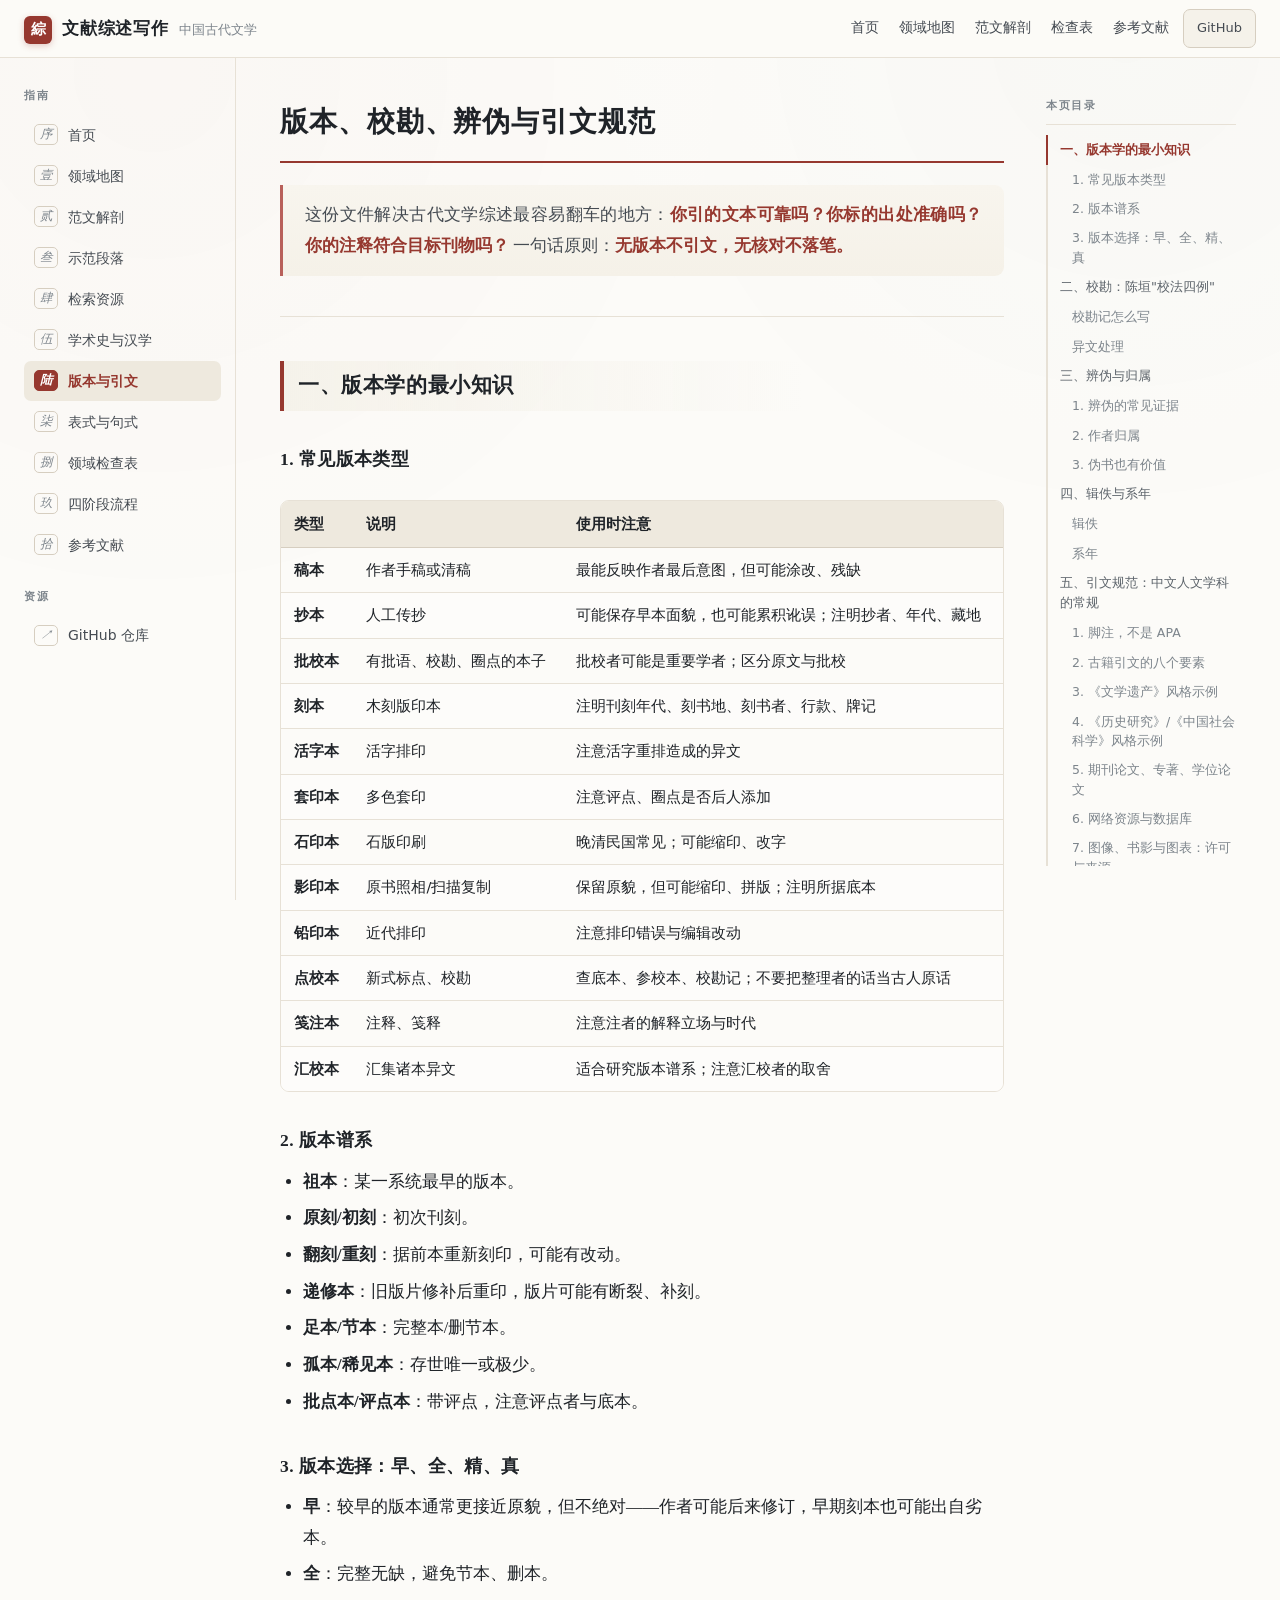
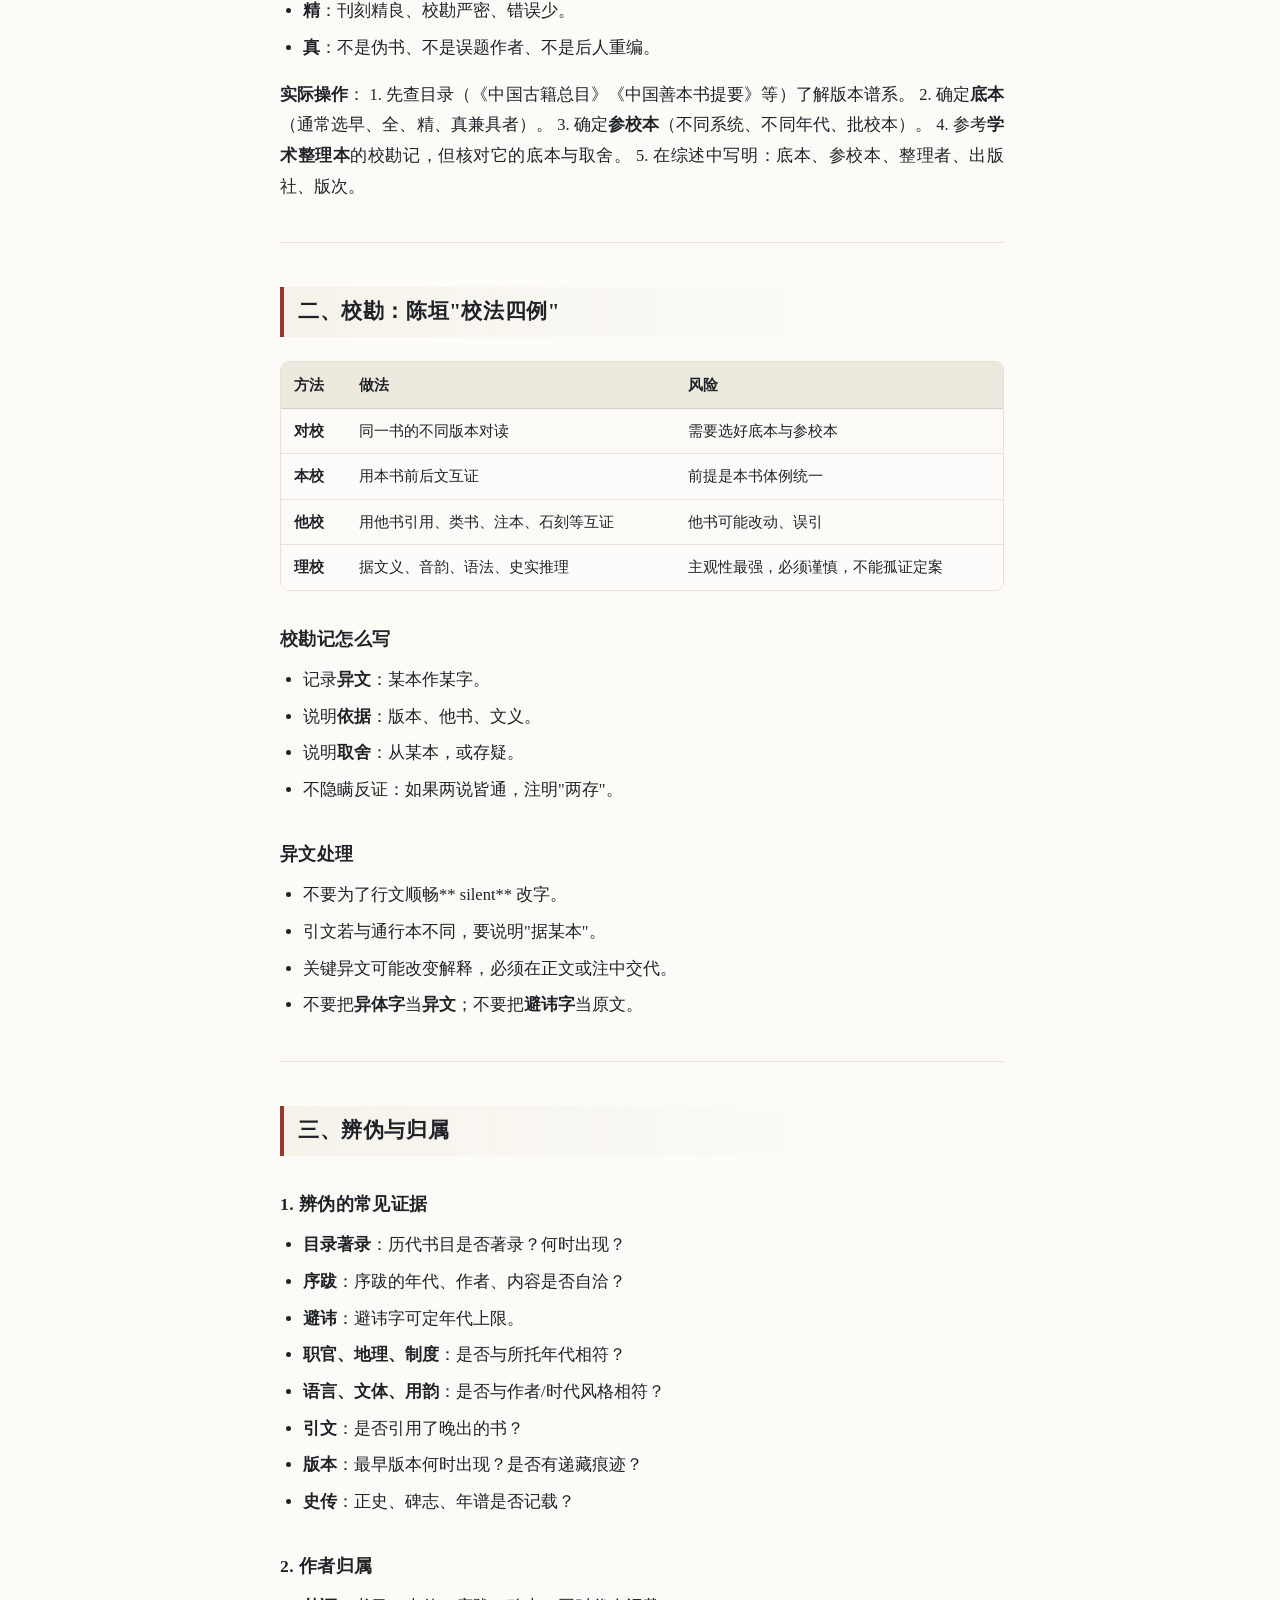
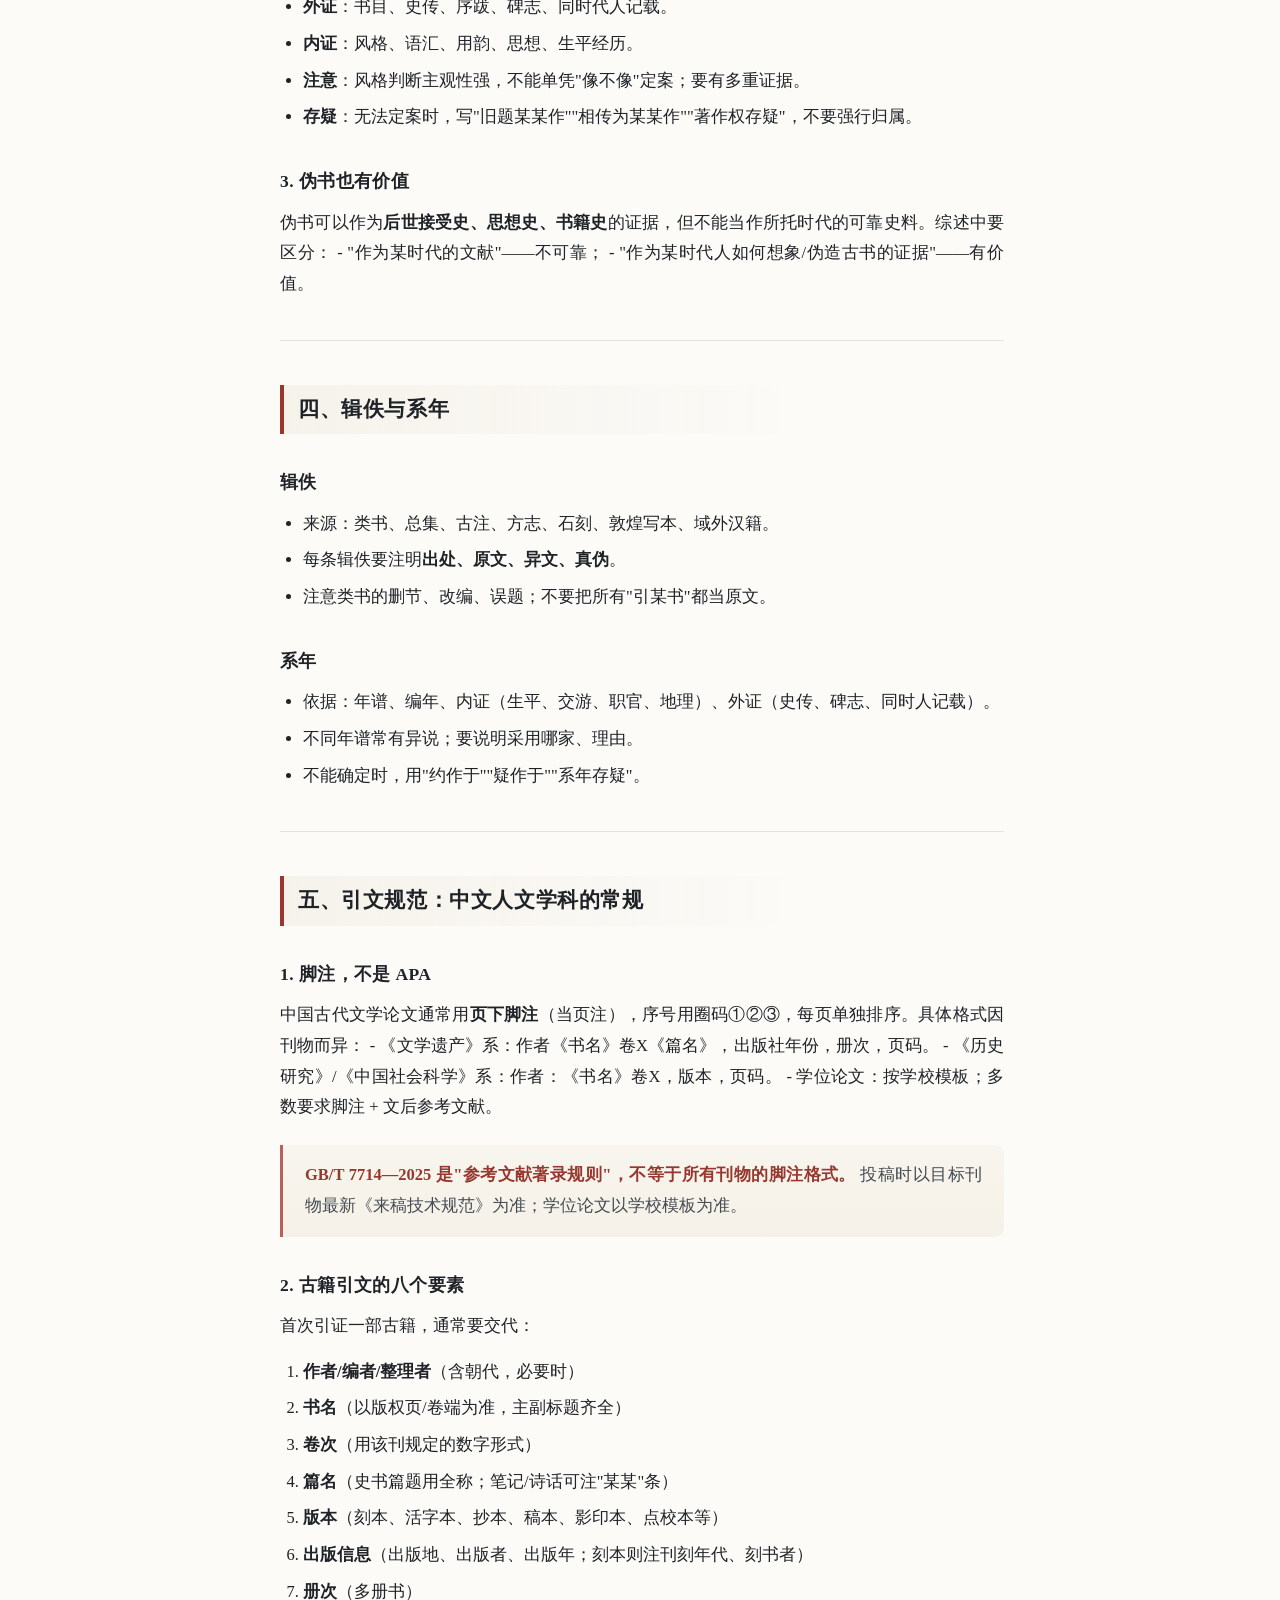
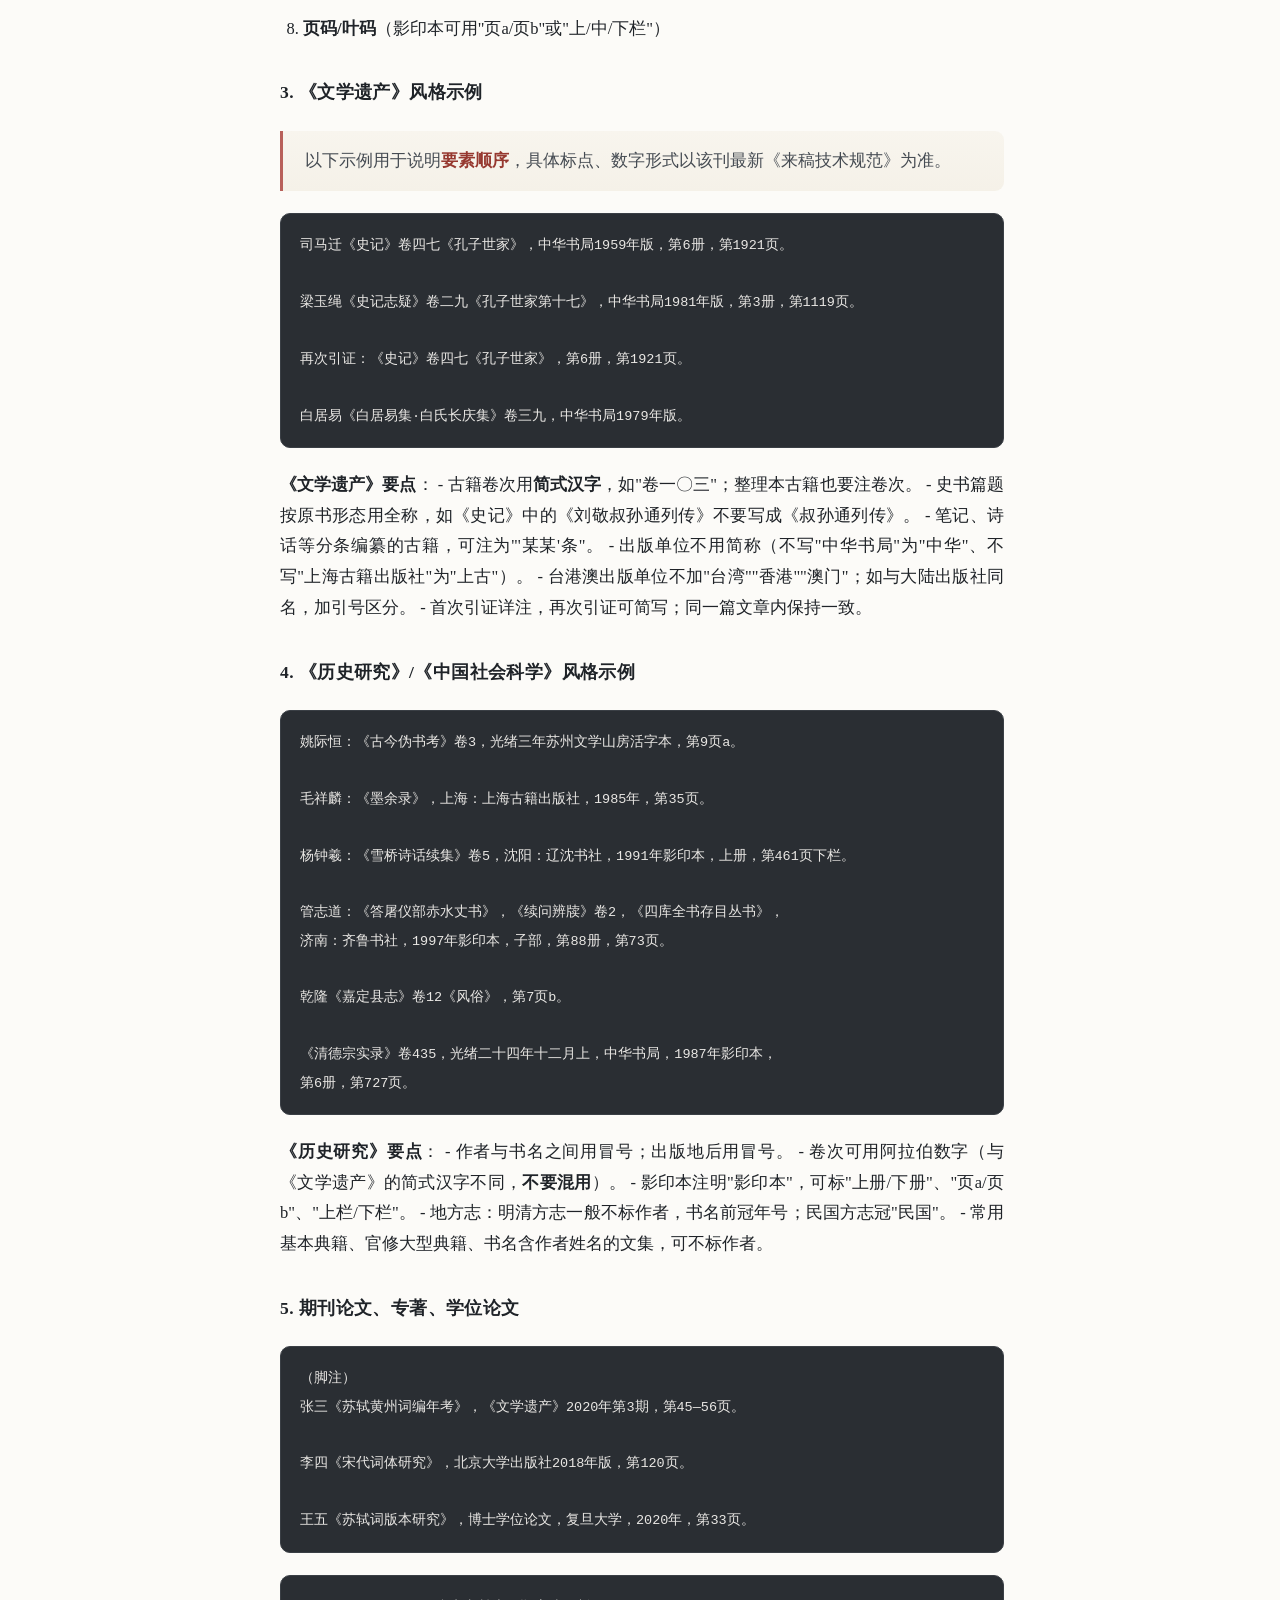
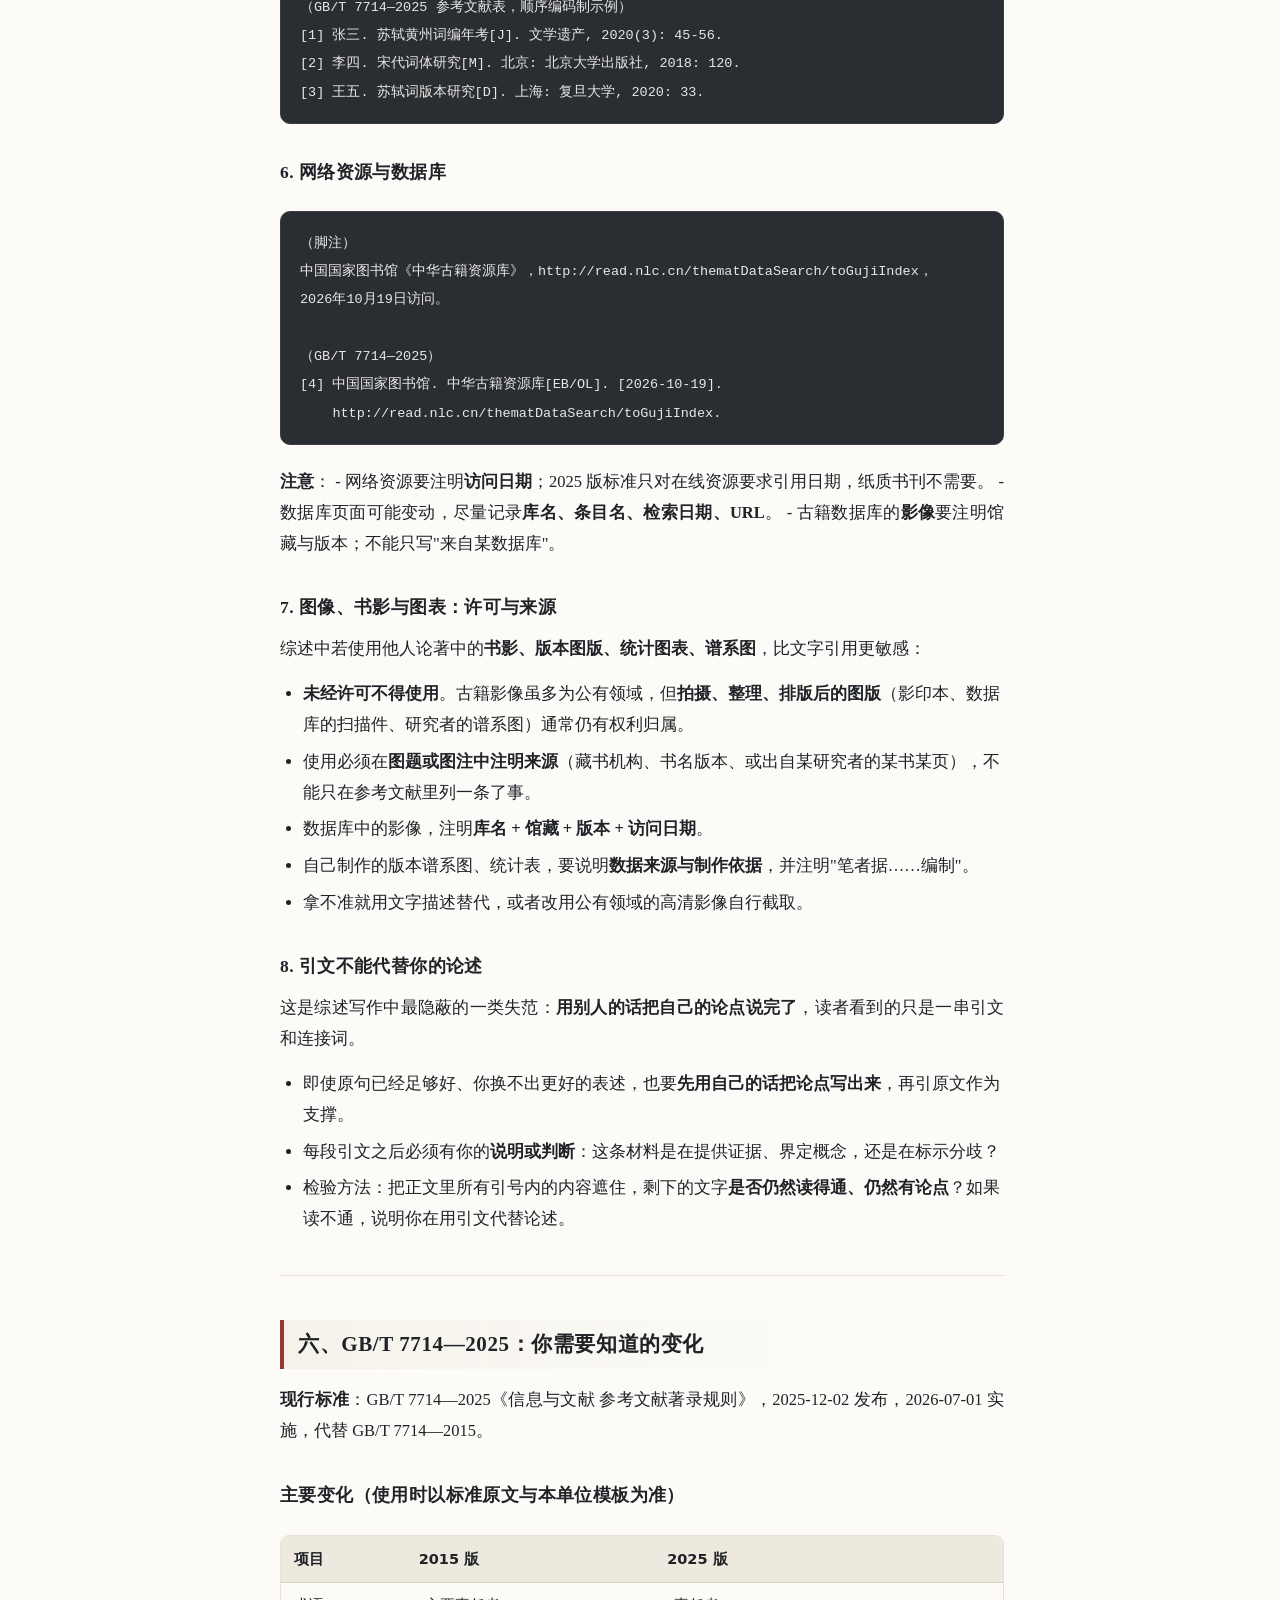
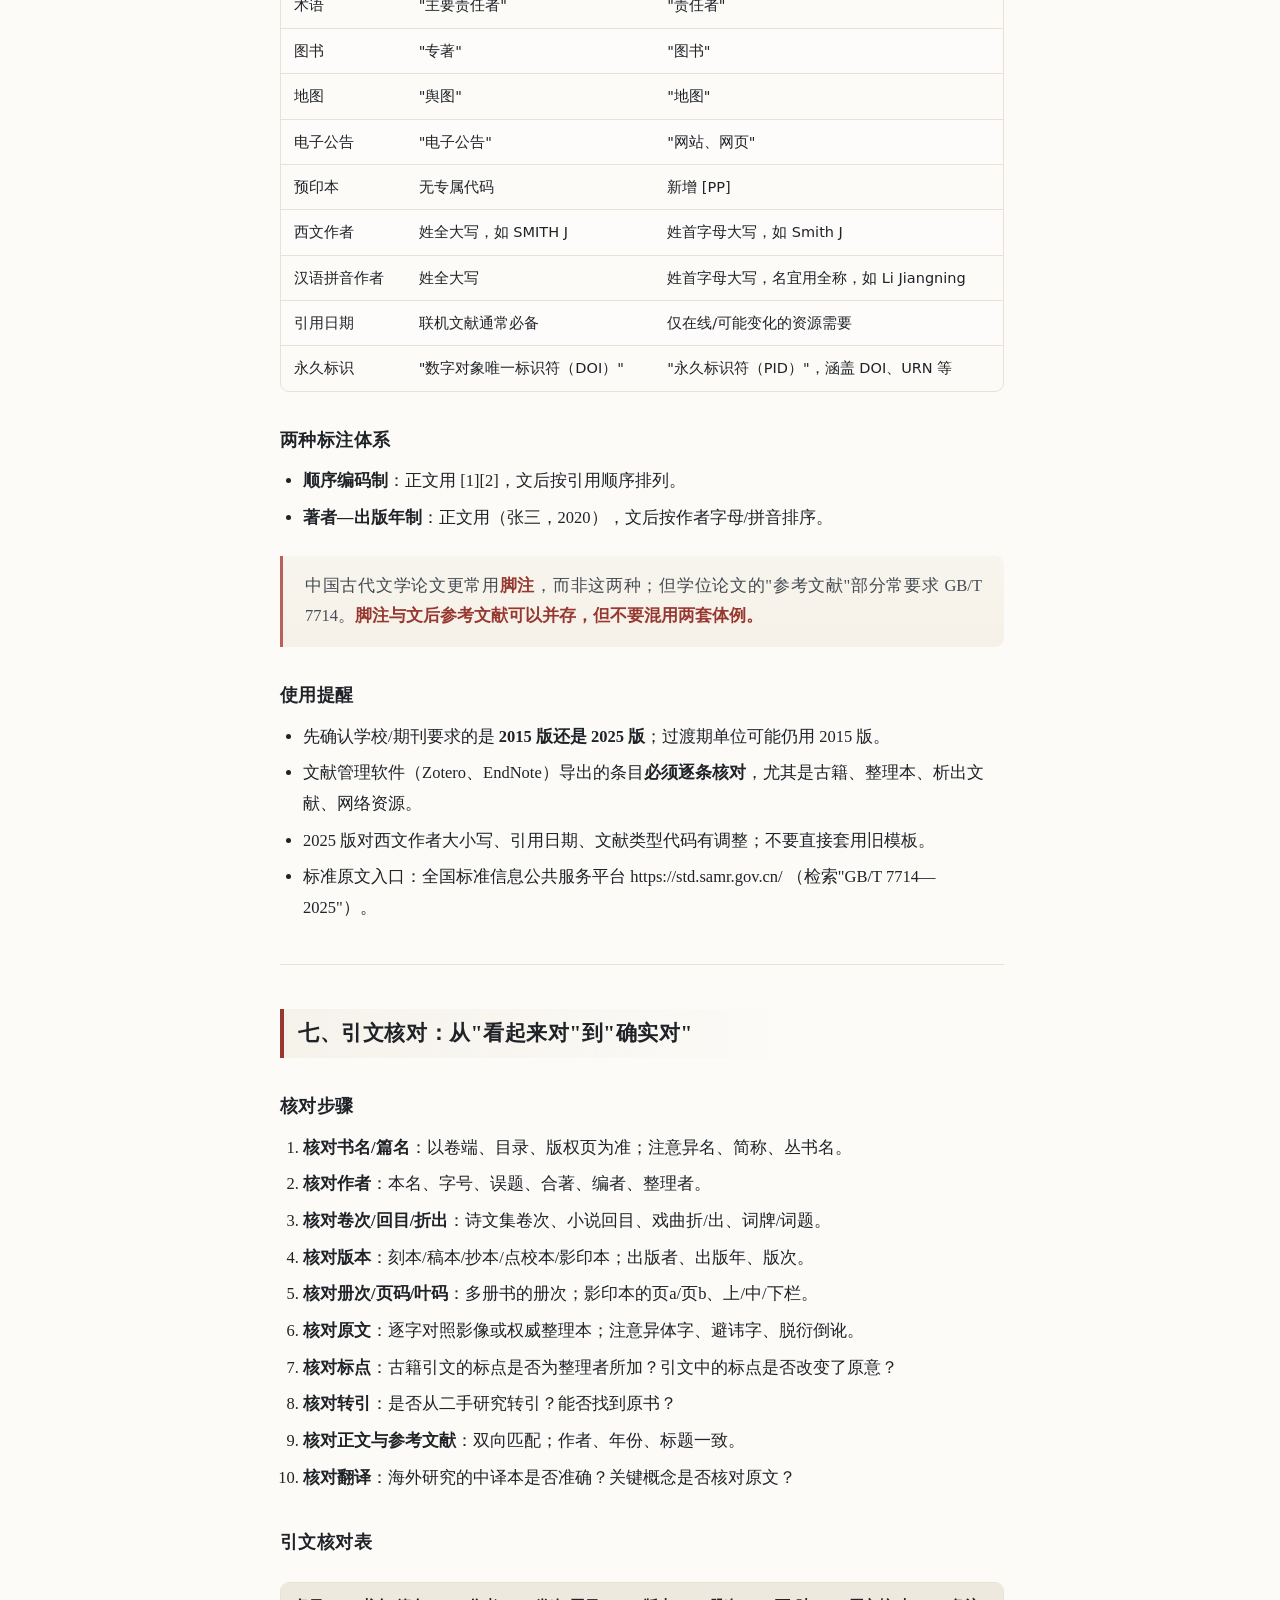
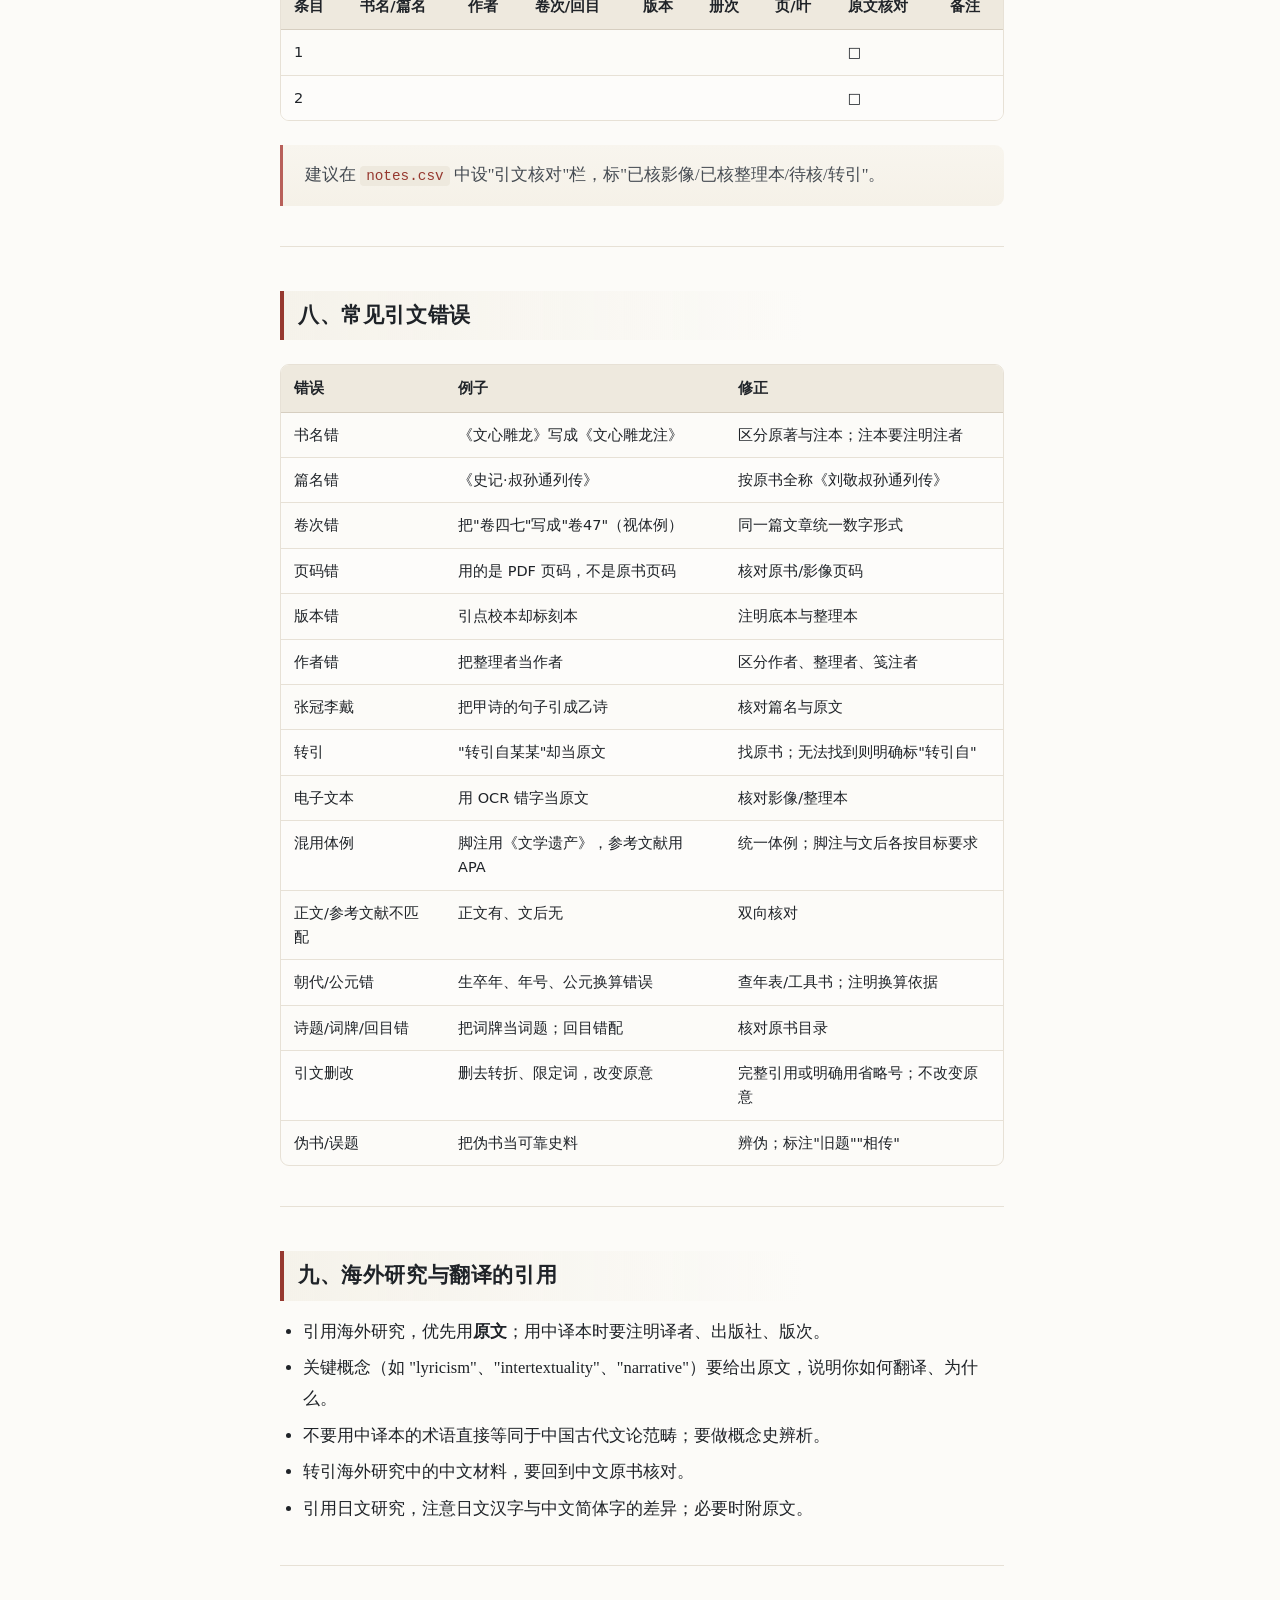
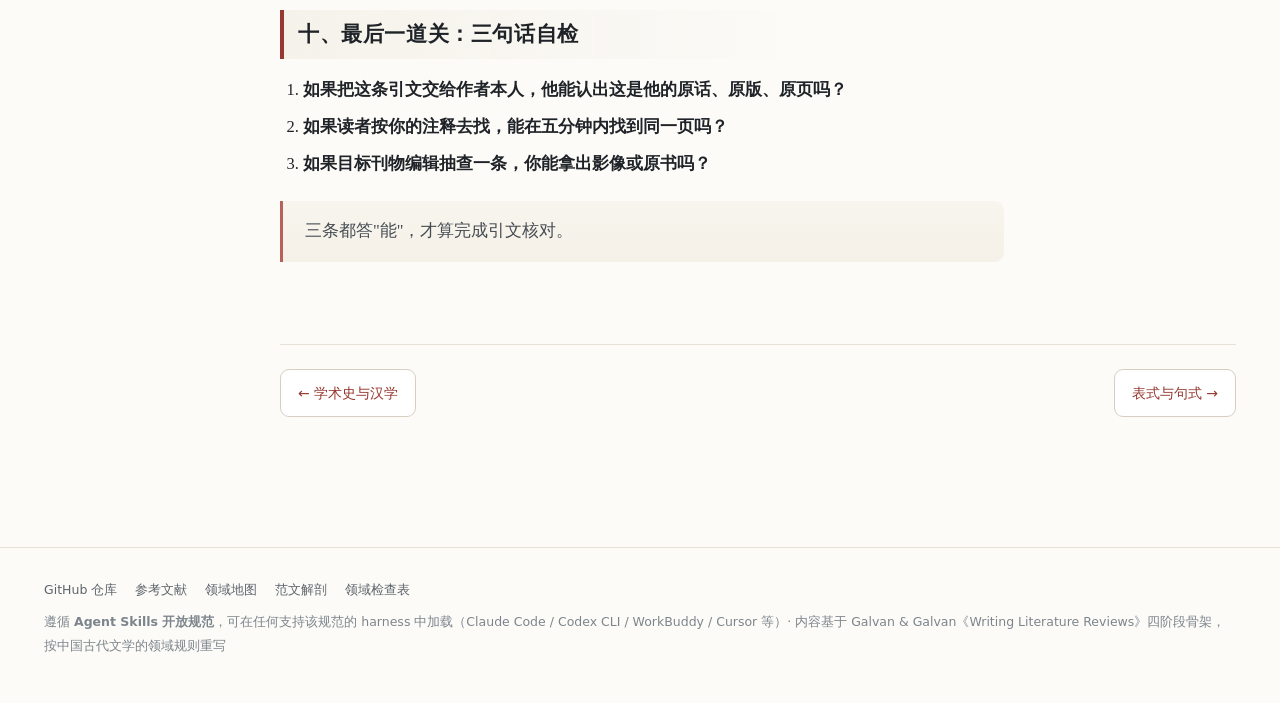
<file: docs/editions.html>
<!DOCTYPE html>
<html lang="zh-CN">
<head>
<meta charset="utf-8">
<meta name="viewport" content="width=device-width,initial-scale=1">
<title>版本与引文 · 中国古代文学文献综述写作</title>
<meta name="description" content="版本与引文">
<link rel="stylesheet" href="assets/style.css">
</head>
<body>
<header class="topbar">
  <span class="prog"></span>
  <div class="brand"><span class="seal">綜</span><b>文献综述写作</b><span>中国古代文学</span></div>
  <div class="spacer"></div>
  <nav>
    <a href="index.html">首页</a>
    <a href="domain.html">领域地图</a>
    <a href="examples.html">范文解剖</a>
    <a href="checklist.html">检查表</a>
    <a href="bib.html">参考文献</a>
  </nav>
  <a class="gh-btn" href="https://github.com/nqd963/literature-review-writing" target="_blank">GitHub</a>
</header>
<div class="wrap">
<aside class="side">
<h4>指南</h4>
<a class="" href="index.html"><i class="num">序</i>首页</a>
<a class="" href="domain.html"><i class="num">壹</i>领域地图</a><a class="" href="examples.html"><i class="num">贰</i>范文解剖</a><a class="" href="model.html"><i class="num">叁</i>示范段落</a><a class="" href="search.html"><i class="num">肆</i>检索资源</a><a class="" href="history.html"><i class="num">伍</i>学术史与汉学</a><a class="on" href="editions.html"><i class="num">陆</i>版本与引文</a><a class="" href="templates.html"><i class="num">柒</i>表式与句式</a><a class="" href="checklist.html"><i class="num">捌</i>领域检查表</a><a class="" href="pipeline.html"><i class="num">玖</i>四阶段流程</a><a class="" href="bib.html"><i class="num">拾</i>参考文献</a>
<h4>资源</h4>
<a href="https://github.com/nqd963/literature-review-writing" target="_blank"><i class="num">↗</i>GitHub 仓库</a>
</aside>
<main>
<div class="grid">
<div class="markdown">
<h1>版本、校勘、辨伪与引文规范</h1>
<blockquote>
<p>这份文件解决古代文学综述最容易翻车的地方：<strong>你引的文本可靠吗？你标的出处准确吗？你的注释符合目标刊物吗？</strong>
一句话原则：<strong>无版本不引文，无核对不落笔。</strong></p>
</blockquote>
<hr />
<h2 id="sec-1">一、版本学的最小知识<a class="anchor" href="#sec-1">#</a></h2>
<h3 id="sec-2">1. 常见版本类型<a class="anchor" href="#sec-2">#</a></h3>
<table>
<thead>
<tr>
<th>类型</th>
<th>说明</th>
<th>使用时注意</th>
</tr>
</thead>
<tbody>
<tr>
<td><strong>稿本</strong></td>
<td>作者手稿或清稿</td>
<td>最能反映作者最后意图，但可能涂改、残缺</td>
</tr>
<tr>
<td><strong>抄本</strong></td>
<td>人工传抄</td>
<td>可能保存早本面貌，也可能累积讹误；注明抄者、年代、藏地</td>
</tr>
<tr>
<td><strong>批校本</strong></td>
<td>有批语、校勘、圈点的本子</td>
<td>批校者可能是重要学者；区分原文与批校</td>
</tr>
<tr>
<td><strong>刻本</strong></td>
<td>木刻版印本</td>
<td>注明刊刻年代、刻书地、刻书者、行款、牌记</td>
</tr>
<tr>
<td><strong>活字本</strong></td>
<td>活字排印</td>
<td>注意活字重排造成的异文</td>
</tr>
<tr>
<td><strong>套印本</strong></td>
<td>多色套印</td>
<td>注意评点、圈点是否后人添加</td>
</tr>
<tr>
<td><strong>石印本</strong></td>
<td>石版印刷</td>
<td>晚清民国常见；可能缩印、改字</td>
</tr>
<tr>
<td><strong>影印本</strong></td>
<td>原书照相/扫描复制</td>
<td>保留原貌，但可能缩印、拼版；注明所据底本</td>
</tr>
<tr>
<td><strong>铅印本</strong></td>
<td>近代排印</td>
<td>注意排印错误与编辑改动</td>
</tr>
<tr>
<td><strong>点校本</strong></td>
<td>新式标点、校勘</td>
<td>查底本、参校本、校勘记；不要把整理者的话当古人原话</td>
</tr>
<tr>
<td><strong>笺注本</strong></td>
<td>注释、笺释</td>
<td>注意注者的解释立场与时代</td>
</tr>
<tr>
<td><strong>汇校本</strong></td>
<td>汇集诸本异文</td>
<td>适合研究版本谱系；注意汇校者的取舍</td>
</tr>
</tbody>
</table>
<h3 id="sec-3">2. 版本谱系<a class="anchor" href="#sec-3">#</a></h3>
<ul>
<li><strong>祖本</strong>：某一系统最早的版本。</li>
<li><strong>原刻/初刻</strong>：初次刊刻。</li>
<li><strong>翻刻/重刻</strong>：据前本重新刻印，可能有改动。</li>
<li><strong>递修本</strong>：旧版片修补后重印，版片可能有断裂、补刻。</li>
<li><strong>足本/节本</strong>：完整本/删节本。</li>
<li><strong>孤本/稀见本</strong>：存世唯一或极少。</li>
<li><strong>批点本/评点本</strong>：带评点，注意评点者与底本。</li>
</ul>
<h3 id="sec-4">3. 版本选择：早、全、精、真<a class="anchor" href="#sec-4">#</a></h3>
<ul>
<li><strong>早</strong>：较早的版本通常更接近原貌，但不绝对——作者可能后来修订，早期刻本也可能出自劣本。</li>
<li><strong>全</strong>：完整无缺，避免节本、删本。</li>
<li><strong>精</strong>：刊刻精良、校勘严密、错误少。</li>
<li><strong>真</strong>：不是伪书、不是误题作者、不是后人重编。</li>
</ul>
<p><strong>实际操作</strong>：
1. 先查目录（《中国古籍总目》《中国善本书提要》等）了解版本谱系。
2. 确定<strong>底本</strong>（通常选早、全、精、真兼具者）。
3. 确定<strong>参校本</strong>（不同系统、不同年代、批校本）。
4. 参考<strong>学术整理本</strong>的校勘记，但核对它的底本与取舍。
5. 在综述中写明：底本、参校本、整理者、出版社、版次。</p>
<hr />
<h2 id="sec-5">二、校勘：陈垣"校法四例"<a class="anchor" href="#sec-5">#</a></h2>
<table>
<thead>
<tr>
<th>方法</th>
<th>做法</th>
<th>风险</th>
</tr>
</thead>
<tbody>
<tr>
<td><strong>对校</strong></td>
<td>同一书的不同版本对读</td>
<td>需要选好底本与参校本</td>
</tr>
<tr>
<td><strong>本校</strong></td>
<td>用本书前后文互证</td>
<td>前提是本书体例统一</td>
</tr>
<tr>
<td><strong>他校</strong></td>
<td>用他书引用、类书、注本、石刻等互证</td>
<td>他书可能改动、误引</td>
</tr>
<tr>
<td><strong>理校</strong></td>
<td>据文义、音韵、语法、史实推理</td>
<td>主观性最强，必须谨慎，不能孤证定案</td>
</tr>
</tbody>
</table>
<h3 id="sec-6">校勘记怎么写<a class="anchor" href="#sec-6">#</a></h3>
<ul>
<li>记录<strong>异文</strong>：某本作某字。</li>
<li>说明<strong>依据</strong>：版本、他书、文义。</li>
<li>说明<strong>取舍</strong>：从某本，或存疑。</li>
<li>不隐瞒反证：如果两说皆通，注明"两存"。</li>
</ul>
<h3 id="sec-7">异文处理<a class="anchor" href="#sec-7">#</a></h3>
<ul>
<li>不要为了行文顺畅** silent** 改字。</li>
<li>引文若与通行本不同，要说明"据某本"。</li>
<li>关键异文可能改变解释，必须在正文或注中交代。</li>
<li>不要把<strong>异体字</strong>当<strong>异文</strong>；不要把<strong>避讳字</strong>当原文。</li>
</ul>
<hr />
<h2 id="sec-8">三、辨伪与归属<a class="anchor" href="#sec-8">#</a></h2>
<h3 id="sec-9">1. 辨伪的常见证据<a class="anchor" href="#sec-9">#</a></h3>
<ul>
<li><strong>目录著录</strong>：历代书目是否著录？何时出现？</li>
<li><strong>序跋</strong>：序跋的年代、作者、内容是否自洽？</li>
<li><strong>避讳</strong>：避讳字可定年代上限。</li>
<li><strong>职官、地理、制度</strong>：是否与所托年代相符？</li>
<li><strong>语言、文体、用韵</strong>：是否与作者/时代风格相符？</li>
<li><strong>引文</strong>：是否引用了晚出的书？</li>
<li><strong>版本</strong>：最早版本何时出现？是否有递藏痕迹？</li>
<li><strong>史传</strong>：正史、碑志、年谱是否记载？</li>
</ul>
<h3 id="sec-10">2. 作者归属<a class="anchor" href="#sec-10">#</a></h3>
<ul>
<li><strong>外证</strong>：书目、史传、序跋、碑志、同时代人记载。</li>
<li><strong>内证</strong>：风格、语汇、用韵、思想、生平经历。</li>
<li><strong>注意</strong>：风格判断主观性强，不能单凭"像不像"定案；要有多重证据。</li>
<li><strong>存疑</strong>：无法定案时，写"旧题某某作""相传为某某作""著作权存疑"，不要强行归属。</li>
</ul>
<h3 id="sec-11">3. 伪书也有价值<a class="anchor" href="#sec-11">#</a></h3>
<p>伪书可以作为<strong>后世接受史、思想史、书籍史</strong>的证据，但不能当作所托时代的可靠史料。综述中要区分：
- "作为某时代的文献"——不可靠；
- "作为某时代人如何想象/伪造古书的证据"——有价值。</p>
<hr />
<h2 id="sec-12">四、辑佚与系年<a class="anchor" href="#sec-12">#</a></h2>
<h3 id="sec-13">辑佚<a class="anchor" href="#sec-13">#</a></h3>
<ul>
<li>来源：类书、总集、古注、方志、石刻、敦煌写本、域外汉籍。</li>
<li>每条辑佚要注明<strong>出处、原文、异文、真伪</strong>。</li>
<li>注意类书的删节、改编、误题；不要把所有"引某书"都当原文。</li>
</ul>
<h3 id="sec-14">系年<a class="anchor" href="#sec-14">#</a></h3>
<ul>
<li>依据：年谱、编年、内证（生平、交游、职官、地理）、外证（史传、碑志、同时人记载）。</li>
<li>不同年谱常有异说；要说明采用哪家、理由。</li>
<li>不能确定时，用"约作于""疑作于""系年存疑"。</li>
</ul>
<hr />
<h2 id="sec-15">五、引文规范：中文人文学科的常规<a class="anchor" href="#sec-15">#</a></h2>
<h3 id="sec-16">1. 脚注，不是 APA<a class="anchor" href="#sec-16">#</a></h3>
<p>中国古代文学论文通常用<strong>页下脚注</strong>（当页注），序号用圈码①②③，每页单独排序。具体格式因刊物而异：
- 《文学遗产》系：作者《书名》卷X《篇名》，出版社年份，册次，页码。
- 《历史研究》/《中国社会科学》系：作者：《书名》卷X，版本，页码。
- 学位论文：按学校模板；多数要求脚注 + 文后参考文献。</p>
<blockquote>
<p><strong>GB/T 7714—2025 是"参考文献著录规则"，不等于所有刊物的脚注格式。</strong> 投稿时以目标刊物最新《来稿技术规范》为准；学位论文以学校模板为准。</p>
</blockquote>
<h3 id="sec-17">2. 古籍引文的八个要素<a class="anchor" href="#sec-17">#</a></h3>
<p>首次引证一部古籍，通常要交代：</p>
<ol>
<li><strong>作者/编者/整理者</strong>（含朝代，必要时）</li>
<li><strong>书名</strong>（以版权页/卷端为准，主副标题齐全）</li>
<li><strong>卷次</strong>（用该刊规定的数字形式）</li>
<li><strong>篇名</strong>（史书篇题用全称；笔记/诗话可注"某某"条）</li>
<li><strong>版本</strong>（刻本、活字本、抄本、稿本、影印本、点校本等）</li>
<li><strong>出版信息</strong>（出版地、出版者、出版年；刻本则注刊刻年代、刻书者）</li>
<li><strong>册次</strong>（多册书）</li>
<li><strong>页码/叶码</strong>（影印本可用"页a/页b"或"上/中/下栏"）</li>
</ol>
<h3 id="sec-18">3. 《文学遗产》风格示例<a class="anchor" href="#sec-18">#</a></h3>
<blockquote>
<p>以下示例用于说明<strong>要素顺序</strong>，具体标点、数字形式以该刊最新《来稿技术规范》为准。</p>
</blockquote>
<pre><code class="language-text">司马迁《史记》卷四七《孔子世家》，中华书局1959年版，第6册，第1921页。

梁玉绳《史记志疑》卷二九《孔子世家第十七》，中华书局1981年版，第3册，第1119页。

再次引证：《史记》卷四七《孔子世家》，第6册，第1921页。

白居易《白居易集·白氏长庆集》卷三九，中华书局1979年版。
</code></pre>
<p><strong>《文学遗产》要点</strong>：
- 古籍卷次用<strong>简式汉字</strong>，如"卷一〇三"；整理本古籍也要注卷次。
- 史书篇题按原书形态用全称，如《史记》中的《刘敬叔孙通列传》不要写成《叔孙通列传》。
- 笔记、诗话等分条编纂的古籍，可注为"'某某'条"。
- 出版单位不用简称（不写"中华书局"为"中华"、不写"上海古籍出版社"为"上古"）。
- 台港澳出版单位不加"台湾""香港""澳门"；如与大陆出版社同名，加引号区分。
- 首次引证详注，再次引证可简写；同一篇文章内保持一致。</p>
<h3 id="sec-19">4. 《历史研究》/《中国社会科学》风格示例<a class="anchor" href="#sec-19">#</a></h3>
<pre><code class="language-text">姚际恒：《古今伪书考》卷3，光绪三年苏州文学山房活字本，第9页a。

毛祥麟：《墨余录》，上海：上海古籍出版社，1985年，第35页。

杨钟羲：《雪桥诗话续集》卷5，沈阳：辽沈书社，1991年影印本，上册，第461页下栏。

管志道：《答屠仪部赤水丈书》，《续问辨牍》卷2，《四库全书存目丛书》，
济南：齐鲁书社，1997年影印本，子部，第88册，第73页。

乾隆《嘉定县志》卷12《风俗》，第7页b。

《清德宗实录》卷435，光绪二十四年十二月上，中华书局，1987年影印本，
第6册，第727页。
</code></pre>
<p><strong>《历史研究》要点</strong>：
- 作者与书名之间用冒号；出版地后用冒号。
- 卷次可用阿拉伯数字（与《文学遗产》的简式汉字不同，<strong>不要混用</strong>）。
- 影印本注明"影印本"，可标"上册/下册"、"页a/页b"、"上栏/下栏"。
- 地方志：明清方志一般不标作者，书名前冠年号；民国方志冠"民国"。
- 常用基本典籍、官修大型典籍、书名含作者姓名的文集，可不标作者。</p>
<h3 id="sec-20">5. 期刊论文、专著、学位论文<a class="anchor" href="#sec-20">#</a></h3>
<pre><code class="language-text">（脚注）
张三《苏轼黄州词编年考》，《文学遗产》2020年第3期，第45—56页。

李四《宋代词体研究》，北京大学出版社2018年版，第120页。

王五《苏轼词版本研究》，博士学位论文，复旦大学，2020年，第33页。
</code></pre>
<pre><code class="language-text">（GB/T 7714—2025 参考文献表，顺序编码制示例）
[1] 张三. 苏轼黄州词编年考[J]. 文学遗产, 2020(3): 45-56.
[2] 李四. 宋代词体研究[M]. 北京: 北京大学出版社, 2018: 120.
[3] 王五. 苏轼词版本研究[D]. 上海: 复旦大学, 2020: 33.
</code></pre>
<h3 id="sec-21">6. 网络资源与数据库<a class="anchor" href="#sec-21">#</a></h3>
<pre><code class="language-text">（脚注）
中国国家图书馆《中华古籍资源库》，http://read.nlc.cn/thematDataSearch/toGujiIndex，
2026年10月19日访问。

（GB/T 7714—2025）
[4] 中国国家图书馆. 中华古籍资源库[EB/OL]. [2026-10-19].
    http://read.nlc.cn/thematDataSearch/toGujiIndex.
</code></pre>
<p><strong>注意</strong>：
- 网络资源要注明<strong>访问日期</strong>；2025 版标准只对在线资源要求引用日期，纸质书刊不需要。
- 数据库页面可能变动，尽量记录<strong>库名、条目名、检索日期、URL</strong>。
- 古籍数据库的<strong>影像</strong>要注明馆藏与版本；不能只写"来自某数据库"。</p>
<h3 id="sec-22">7. 图像、书影与图表：许可与来源<a class="anchor" href="#sec-22">#</a></h3>
<p>综述中若使用他人论著中的<strong>书影、版本图版、统计图表、谱系图</strong>，比文字引用更敏感：</p>
<ul>
<li><strong>未经许可不得使用</strong>。古籍影像虽多为公有领域，但<strong>拍摄、整理、排版后的图版</strong>（影印本、数据库的扫描件、研究者的谱系图）通常仍有权利归属。</li>
<li>使用必须在<strong>图题或图注中注明来源</strong>（藏书机构、书名版本、或出自某研究者的某书某页），不能只在参考文献里列一条了事。</li>
<li>数据库中的影像，注明<strong>库名 + 馆藏 + 版本 + 访问日期</strong>。</li>
<li>自己制作的版本谱系图、统计表，要说明<strong>数据来源与制作依据</strong>，并注明"笔者据……编制"。</li>
<li>拿不准就用文字描述替代，或者改用公有领域的高清影像自行截取。</li>
</ul>
<h3 id="sec-23">8. 引文不能代替你的论述<a class="anchor" href="#sec-23">#</a></h3>
<p>这是综述写作中最隐蔽的一类失范：<strong>用别人的话把自己的论点说完了</strong>，读者看到的只是一串引文和连接词。</p>
<ul>
<li>即使原句已经足够好、你换不出更好的表述，也要<strong>先用自己的话把论点写出来</strong>，再引原文作为支撑。</li>
<li>每段引文之后必须有你的<strong>说明或判断</strong>：这条材料是在提供证据、界定概念，还是在标示分歧？</li>
<li>检验方法：把正文里所有引号内的内容遮住，剩下的文字<strong>是否仍然读得通、仍然有论点</strong>？如果读不通，说明你在用引文代替论述。</li>
</ul>
<hr />
<h2 id="sec-24">六、GB/T 7714—2025：你需要知道的变化<a class="anchor" href="#sec-24">#</a></h2>
<p><strong>现行标准</strong>：GB/T 7714—2025《信息与文献 参考文献著录规则》，2025-12-02 发布，2026-07-01 实施，代替 GB/T 7714—2015。</p>
<h3 id="sec-25">主要变化（使用时以标准原文与本单位模板为准）<a class="anchor" href="#sec-25">#</a></h3>
<table>
<thead>
<tr>
<th>项目</th>
<th>2015 版</th>
<th>2025 版</th>
</tr>
</thead>
<tbody>
<tr>
<td>术语</td>
<td>"主要责任者"</td>
<td>"责任者"</td>
</tr>
<tr>
<td>图书</td>
<td>"专著"</td>
<td>"图书"</td>
</tr>
<tr>
<td>地图</td>
<td>"舆图"</td>
<td>"地图"</td>
</tr>
<tr>
<td>电子公告</td>
<td>"电子公告"</td>
<td>"网站、网页"</td>
</tr>
<tr>
<td>预印本</td>
<td>无专属代码</td>
<td>新增 [PP]</td>
</tr>
<tr>
<td>西文作者</td>
<td>姓全大写，如 SMITH J</td>
<td>姓首字母大写，如 Smith J</td>
</tr>
<tr>
<td>汉语拼音作者</td>
<td>姓全大写</td>
<td>姓首字母大写，名宜用全称，如 Li Jiangning</td>
</tr>
<tr>
<td>引用日期</td>
<td>联机文献通常必备</td>
<td>仅在线/可能变化的资源需要</td>
</tr>
<tr>
<td>永久标识</td>
<td>"数字对象唯一标识符（DOI）"</td>
<td>"永久标识符（PID）"，涵盖 DOI、URN 等</td>
</tr>
</tbody>
</table>
<h3 id="sec-26">两种标注体系<a class="anchor" href="#sec-26">#</a></h3>
<ul>
<li><strong>顺序编码制</strong>：正文用 [1][2]，文后按引用顺序排列。</li>
<li><strong>著者—出版年制</strong>：正文用（张三，2020），文后按作者字母/拼音排序。</li>
</ul>
<blockquote>
<p>中国古代文学论文更常用<strong>脚注</strong>，而非这两种；但学位论文的"参考文献"部分常要求 GB/T 7714。<strong>脚注与文后参考文献可以并存，但不要混用两套体例。</strong></p>
</blockquote>
<h3 id="sec-27">使用提醒<a class="anchor" href="#sec-27">#</a></h3>
<ul>
<li>先确认学校/期刊要求的是 <strong>2015 版还是 2025 版</strong>；过渡期单位可能仍用 2015 版。</li>
<li>文献管理软件（Zotero、EndNote）导出的条目<strong>必须逐条核对</strong>，尤其是古籍、整理本、析出文献、网络资源。</li>
<li>2025 版对西文作者大小写、引用日期、文献类型代码有调整；不要直接套用旧模板。</li>
<li>标准原文入口：全国标准信息公共服务平台 https://std.samr.gov.cn/ （检索"GB/T 7714—2025"）。</li>
</ul>
<hr />
<h2 id="sec-28">七、引文核对：从"看起来对"到"确实对"<a class="anchor" href="#sec-28">#</a></h2>
<h3 id="sec-29">核对步骤<a class="anchor" href="#sec-29">#</a></h3>
<ol>
<li><strong>核对书名/篇名</strong>：以卷端、目录、版权页为准；注意异名、简称、丛书名。</li>
<li><strong>核对作者</strong>：本名、字号、误题、合著、编者、整理者。</li>
<li><strong>核对卷次/回目/折出</strong>：诗文集卷次、小说回目、戏曲折/出、词牌/词题。</li>
<li><strong>核对版本</strong>：刻本/稿本/抄本/点校本/影印本；出版者、出版年、版次。</li>
<li><strong>核对册次/页码/叶码</strong>：多册书的册次；影印本的页a/页b、上/中/下栏。</li>
<li><strong>核对原文</strong>：逐字对照影像或权威整理本；注意异体字、避讳字、脱衍倒讹。</li>
<li><strong>核对标点</strong>：古籍引文的标点是否为整理者所加？引文中的标点是否改变了原意？</li>
<li><strong>核对转引</strong>：是否从二手研究转引？能否找到原书？</li>
<li><strong>核对正文与参考文献</strong>：双向匹配；作者、年份、标题一致。</li>
<li><strong>核对翻译</strong>：海外研究的中译本是否准确？关键概念是否核对原文？</li>
</ol>
<h3 id="sec-30">引文核对表<a class="anchor" href="#sec-30">#</a></h3>
<table>
<thead>
<tr>
<th>条目</th>
<th>书名/篇名</th>
<th>作者</th>
<th>卷次/回目</th>
<th>版本</th>
<th>册次</th>
<th>页/叶</th>
<th>原文核对</th>
<th>备注</th>
</tr>
</thead>
<tbody>
<tr>
<td>1</td>
<td></td>
<td></td>
<td></td>
<td></td>
<td></td>
<td></td>
<td>□</td>
<td></td>
</tr>
<tr>
<td>2</td>
<td></td>
<td></td>
<td></td>
<td></td>
<td></td>
<td></td>
<td>□</td>
<td></td>
</tr>
</tbody>
</table>
<blockquote>
<p>建议在 <code>notes.csv</code> 中设"引文核对"栏，标"已核影像/已核整理本/待核/转引"。</p>
</blockquote>
<hr />
<h2 id="sec-31">八、常见引文错误<a class="anchor" href="#sec-31">#</a></h2>
<table>
<thead>
<tr>
<th>错误</th>
<th>例子</th>
<th>修正</th>
</tr>
</thead>
<tbody>
<tr>
<td>书名错</td>
<td>《文心雕龙》写成《文心雕龙注》</td>
<td>区分原著与注本；注本要注明注者</td>
</tr>
<tr>
<td>篇名错</td>
<td>《史记·叔孙通列传》</td>
<td>按原书全称《刘敬叔孙通列传》</td>
</tr>
<tr>
<td>卷次错</td>
<td>把"卷四七"写成"卷47"（视体例）</td>
<td>同一篇文章统一数字形式</td>
</tr>
<tr>
<td>页码错</td>
<td>用的是 PDF 页码，不是原书页码</td>
<td>核对原书/影像页码</td>
</tr>
<tr>
<td>版本错</td>
<td>引点校本却标刻本</td>
<td>注明底本与整理本</td>
</tr>
<tr>
<td>作者错</td>
<td>把整理者当作者</td>
<td>区分作者、整理者、笺注者</td>
</tr>
<tr>
<td>张冠李戴</td>
<td>把甲诗的句子引成乙诗</td>
<td>核对篇名与原文</td>
</tr>
<tr>
<td>转引</td>
<td>"转引自某某"却当原文</td>
<td>找原书；无法找到则明确标"转引自"</td>
</tr>
<tr>
<td>电子文本</td>
<td>用 OCR 错字当原文</td>
<td>核对影像/整理本</td>
</tr>
<tr>
<td>混用体例</td>
<td>脚注用《文学遗产》，参考文献用 APA</td>
<td>统一体例；脚注与文后各按目标要求</td>
</tr>
<tr>
<td>正文/参考文献不匹配</td>
<td>正文有、文后无</td>
<td>双向核对</td>
</tr>
<tr>
<td>朝代/公元错</td>
<td>生卒年、年号、公元换算错误</td>
<td>查年表/工具书；注明换算依据</td>
</tr>
<tr>
<td>诗题/词牌/回目错</td>
<td>把词牌当词题；回目错配</td>
<td>核对原书目录</td>
</tr>
<tr>
<td>引文删改</td>
<td>删去转折、限定词，改变原意</td>
<td>完整引用或明确用省略号；不改变原意</td>
</tr>
<tr>
<td>伪书/误题</td>
<td>把伪书当可靠史料</td>
<td>辨伪；标注"旧题""相传"</td>
</tr>
</tbody>
</table>
<hr />
<h2 id="sec-32">九、海外研究与翻译的引用<a class="anchor" href="#sec-32">#</a></h2>
<ul>
<li>引用海外研究，优先用<strong>原文</strong>；用中译本时要注明译者、出版社、版次。</li>
<li>关键概念（如 "lyricism"、"intertextuality"、"narrative"）要给出原文，说明你如何翻译、为什么。</li>
<li>不要用中译本的术语直接等同于中国古代文论范畴；要做概念史辨析。</li>
<li>转引海外研究中的中文材料，要回到中文原书核对。</li>
<li>引用日文研究，注意日文汉字与中文简体字的差异；必要时附原文。</li>
</ul>
<hr />
<h2 id="sec-33">十、最后一道关：三句话自检<a class="anchor" href="#sec-33">#</a></h2>
<ol>
<li><strong>如果把这条引文交给作者本人，他能认出这是他的原话、原版、原页吗？</strong></li>
<li><strong>如果读者按你的注释去找，能在五分钟内找到同一页吗？</strong></li>
<li><strong>如果目标刊物编辑抽查一条，你能拿出影像或原书吗？</strong></li>
</ol>
<blockquote>
<p>三条都答"能"，才算完成引文核对。</p>
</blockquote>
</div>
<nav class="toc"><div class="t-h">本页目录</div><a class="" href="#sec-1">一、版本学的最小知识</a><a class="lv3" href="#sec-2">1. 常见版本类型</a><a class="lv3" href="#sec-3">2. 版本谱系</a><a class="lv3" href="#sec-4">3. 版本选择：早、全、精、真</a><a class="" href="#sec-5">二、校勘：陈垣"校法四例"</a><a class="lv3" href="#sec-6">校勘记怎么写</a><a class="lv3" href="#sec-7">异文处理</a><a class="" href="#sec-8">三、辨伪与归属</a><a class="lv3" href="#sec-9">1. 辨伪的常见证据</a><a class="lv3" href="#sec-10">2. 作者归属</a><a class="lv3" href="#sec-11">3. 伪书也有价值</a><a class="" href="#sec-12">四、辑佚与系年</a><a class="lv3" href="#sec-13">辑佚</a><a class="lv3" href="#sec-14">系年</a><a class="" href="#sec-15">五、引文规范：中文人文学科的常规</a><a class="lv3" href="#sec-16">1. 脚注，不是 APA</a><a class="lv3" href="#sec-17">2. 古籍引文的八个要素</a><a class="lv3" href="#sec-18">3. 《文学遗产》风格示例</a><a class="lv3" href="#sec-19">4. 《历史研究》/《中国社会科学》风格示例</a><a class="lv3" href="#sec-20">5. 期刊论文、专著、学位论文</a><a class="lv3" href="#sec-21">6. 网络资源与数据库</a><a class="lv3" href="#sec-22">7. 图像、书影与图表：许可与来源</a><a class="lv3" href="#sec-23">8. 引文不能代替你的论述</a><a class="" href="#sec-24">六、GB/T 7714—2025：你需要知道的变化</a><a class="lv3" href="#sec-25">主要变化（使用时以标准原文与本单位模板为准）</a><a class="lv3" href="#sec-26">两种标注体系</a><a class="lv3" href="#sec-27">使用提醒</a><a class="" href="#sec-28">七、引文核对：从"看起来对"到"确实对"</a><a class="lv3" href="#sec-29">核对步骤</a><a class="lv3" href="#sec-30">引文核对表</a><a class="" href="#sec-31">八、常见引文错误</a><a class="" href="#sec-32">九、海外研究与翻译的引用</a><a class="" href="#sec-33">十、最后一道关：三句话自检</a></nav>
</div>
<div class="pager"><a href="history.html">← 学术史与汉学</a><a href="templates.html">表式与句式 →</a></div>
</main>
</div>
<button id="totop" title="回到顶部">↑</button>
<footer>
  <div class="f-links">
    <a href="https://github.com/nqd963/literature-review-writing">GitHub 仓库</a>
    <a href="bib.html">参考文献</a>
    <a href="domain.html">领域地图</a>
    <a href="examples.html">范文解剖</a>
    <a href="checklist.html">领域检查表</a>
  </div>
  遵循 <b>Agent Skills 开放规范</b>，可在任何支持该规范的 harness 中加载（Claude Code / Codex CLI / WorkBuddy / Cursor 等）·
  内容基于 Galvan &amp; Galvan《Writing Literature Reviews》四阶段骨架，按中国古代文学的领域规则重写
</footer>
<script>
(function(){
  var bar=document.querySelector('.topbar .prog'), top=document.getElementById('totop');
  function onScroll(){
    var h=document.documentElement, sc=h.scrollTop||document.body.scrollTop;
    var max=(h.scrollHeight-h.clientHeight)||1;
    if(bar) bar.style.width=Math.min(100,sc/max*100)+'%';
    if(top) top.classList.toggle('show', sc>420);
  }
  addEventListener('scroll',onScroll,{passive:true}); onScroll();
  if(top) top.onclick=function(){scrollTo({top:0,behavior:'smooth'})};
  var links=[].slice.call(document.querySelectorAll('.toc a'));
  var heads=links.map(function(a){return document.getElementById(a.getAttribute('href').slice(1))}).filter(Boolean);
  if(!heads.length) return;
  function mark(){
    var best=0;
    heads.forEach(function(el,i){ if(el.getBoundingClientRect().top<=140) best=i; });
    links.forEach(function(a,i){ a.classList.toggle('on', i===best); });
  }
  addEventListener('scroll',mark,{passive:true}); mark();
})();
</script>
</body>
</html>
</file>
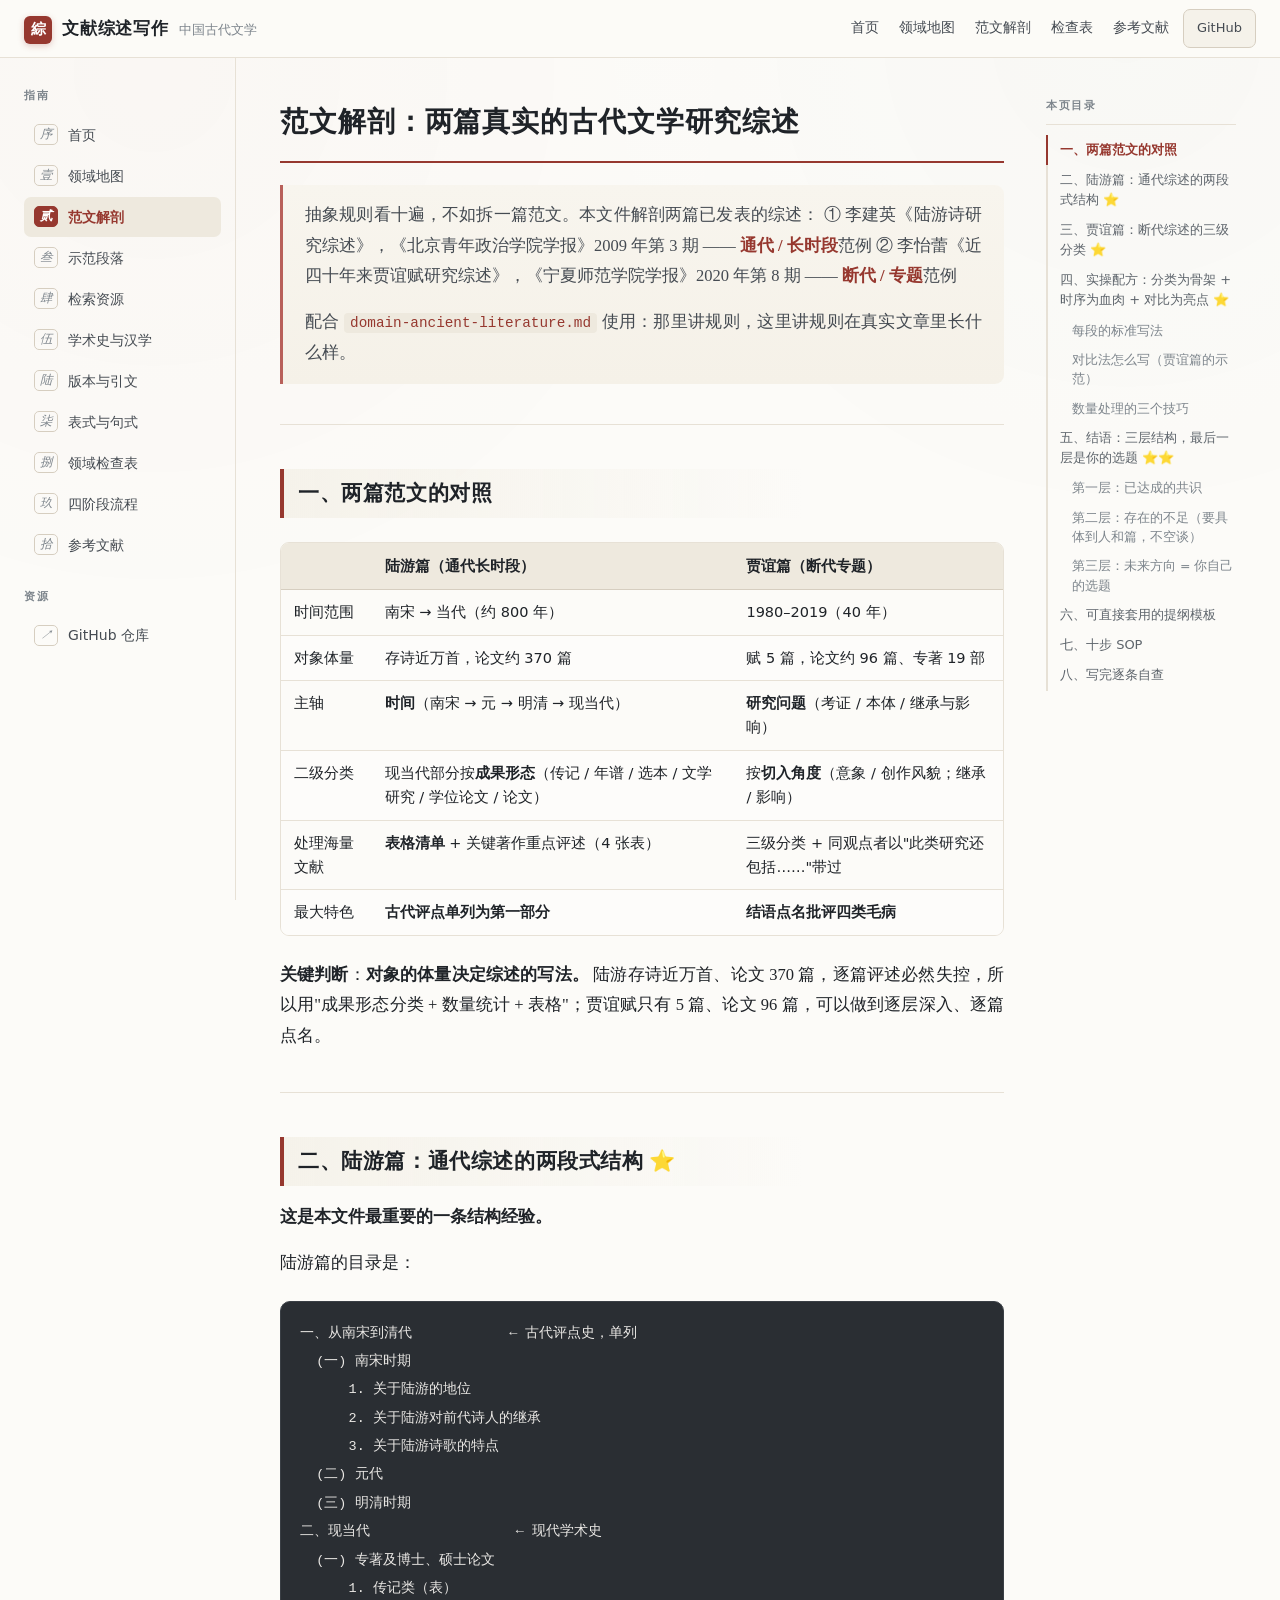
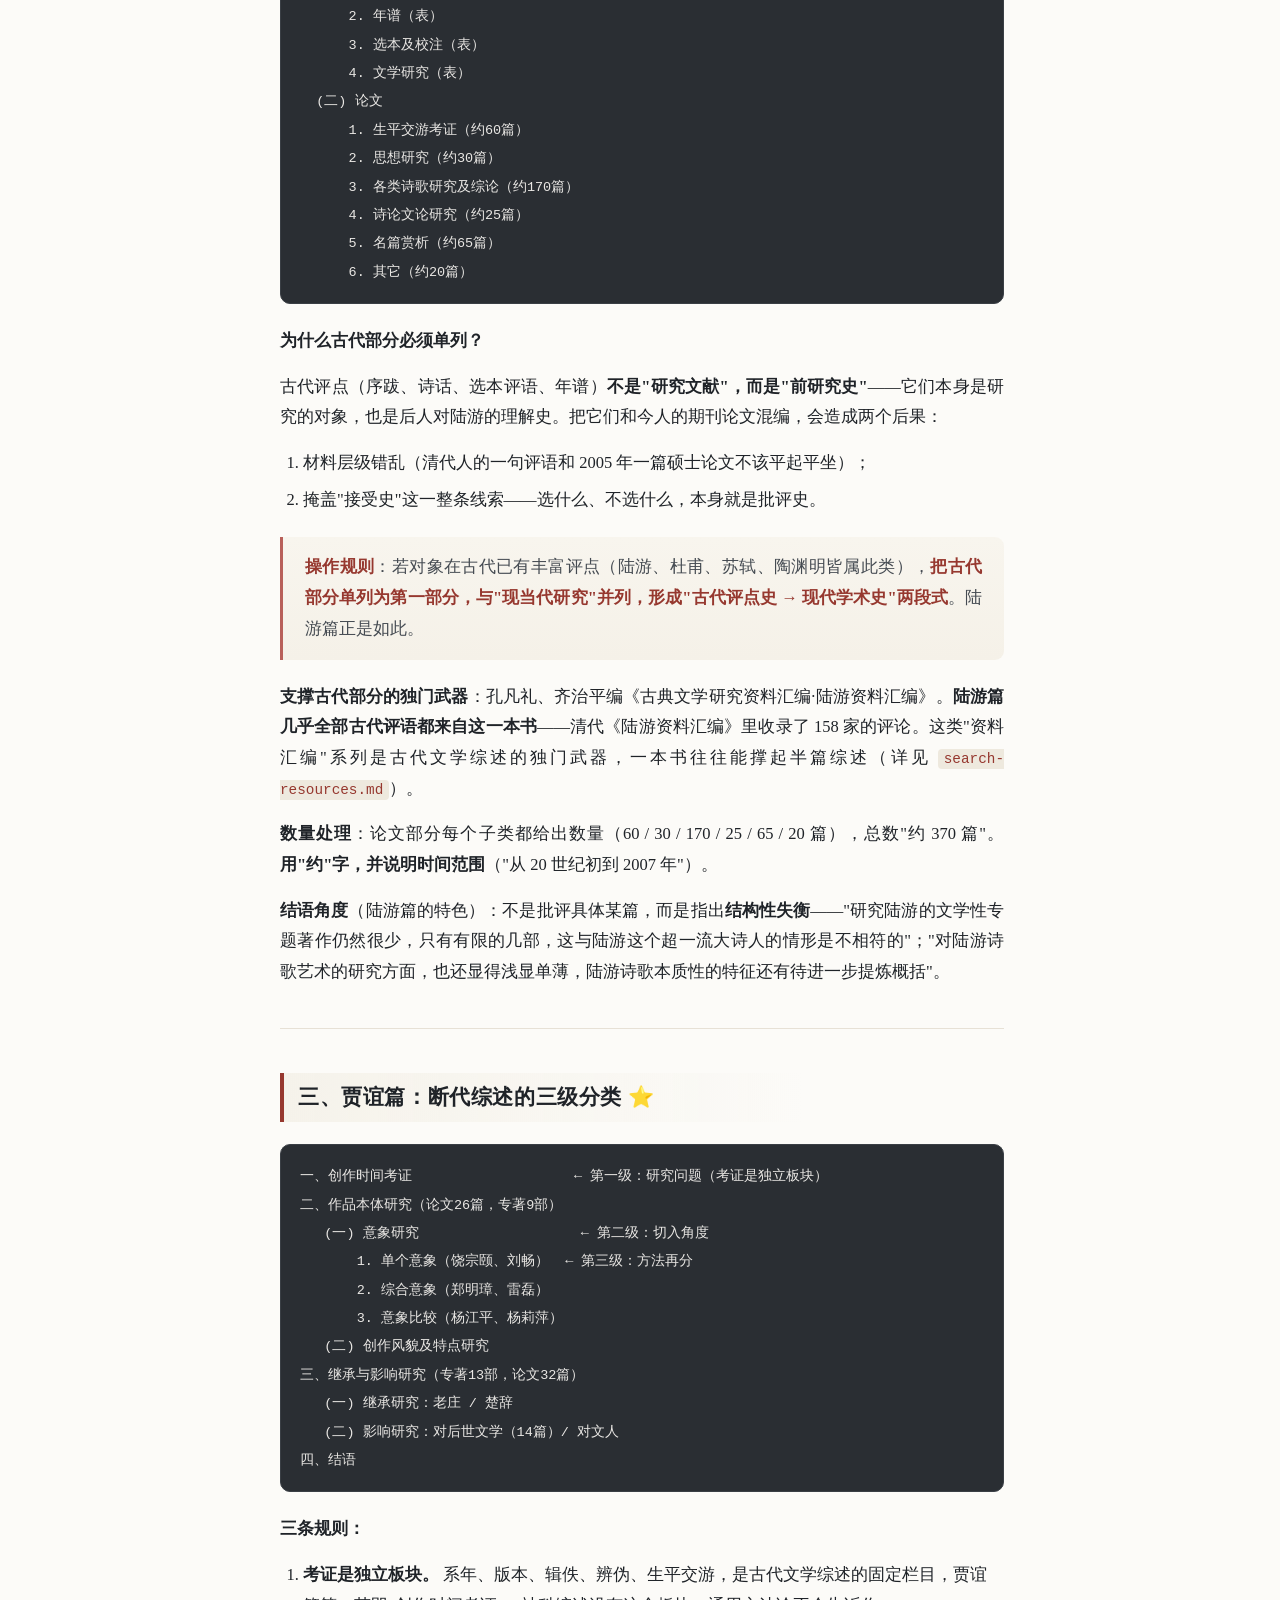
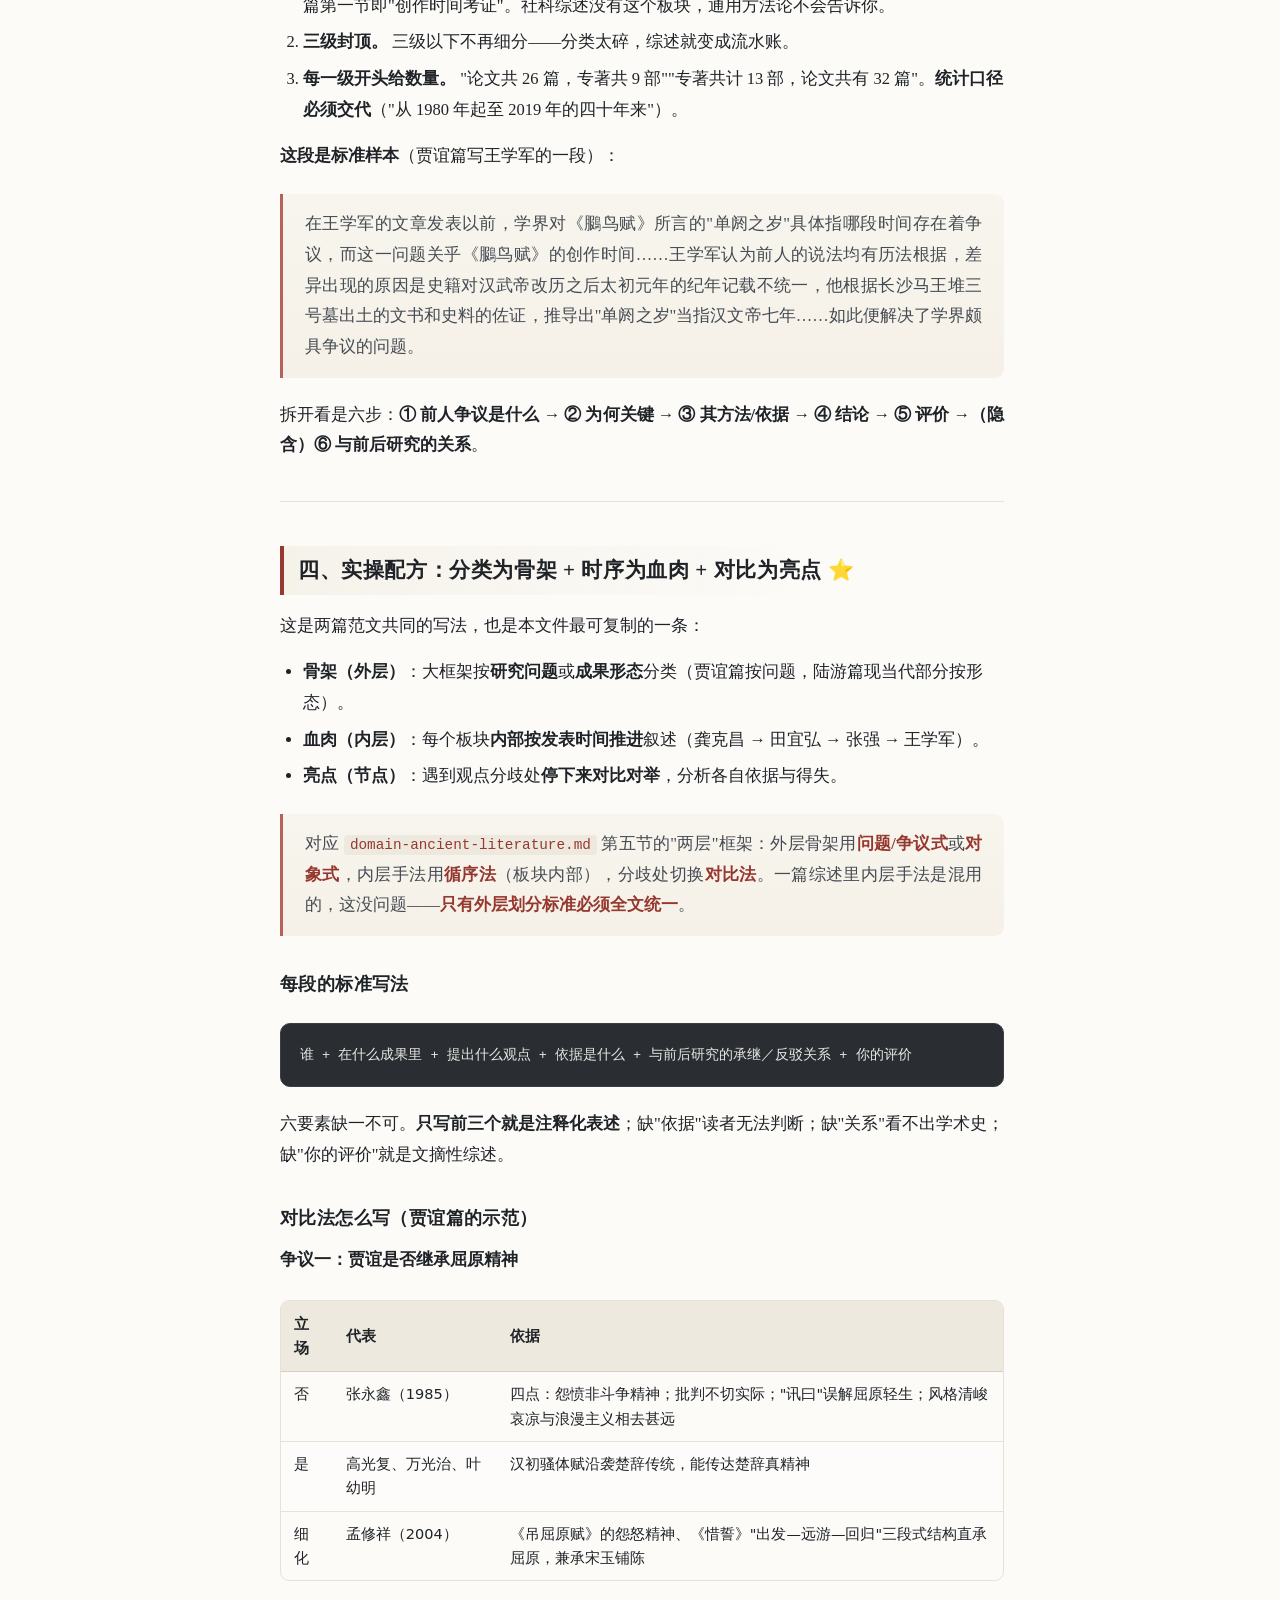
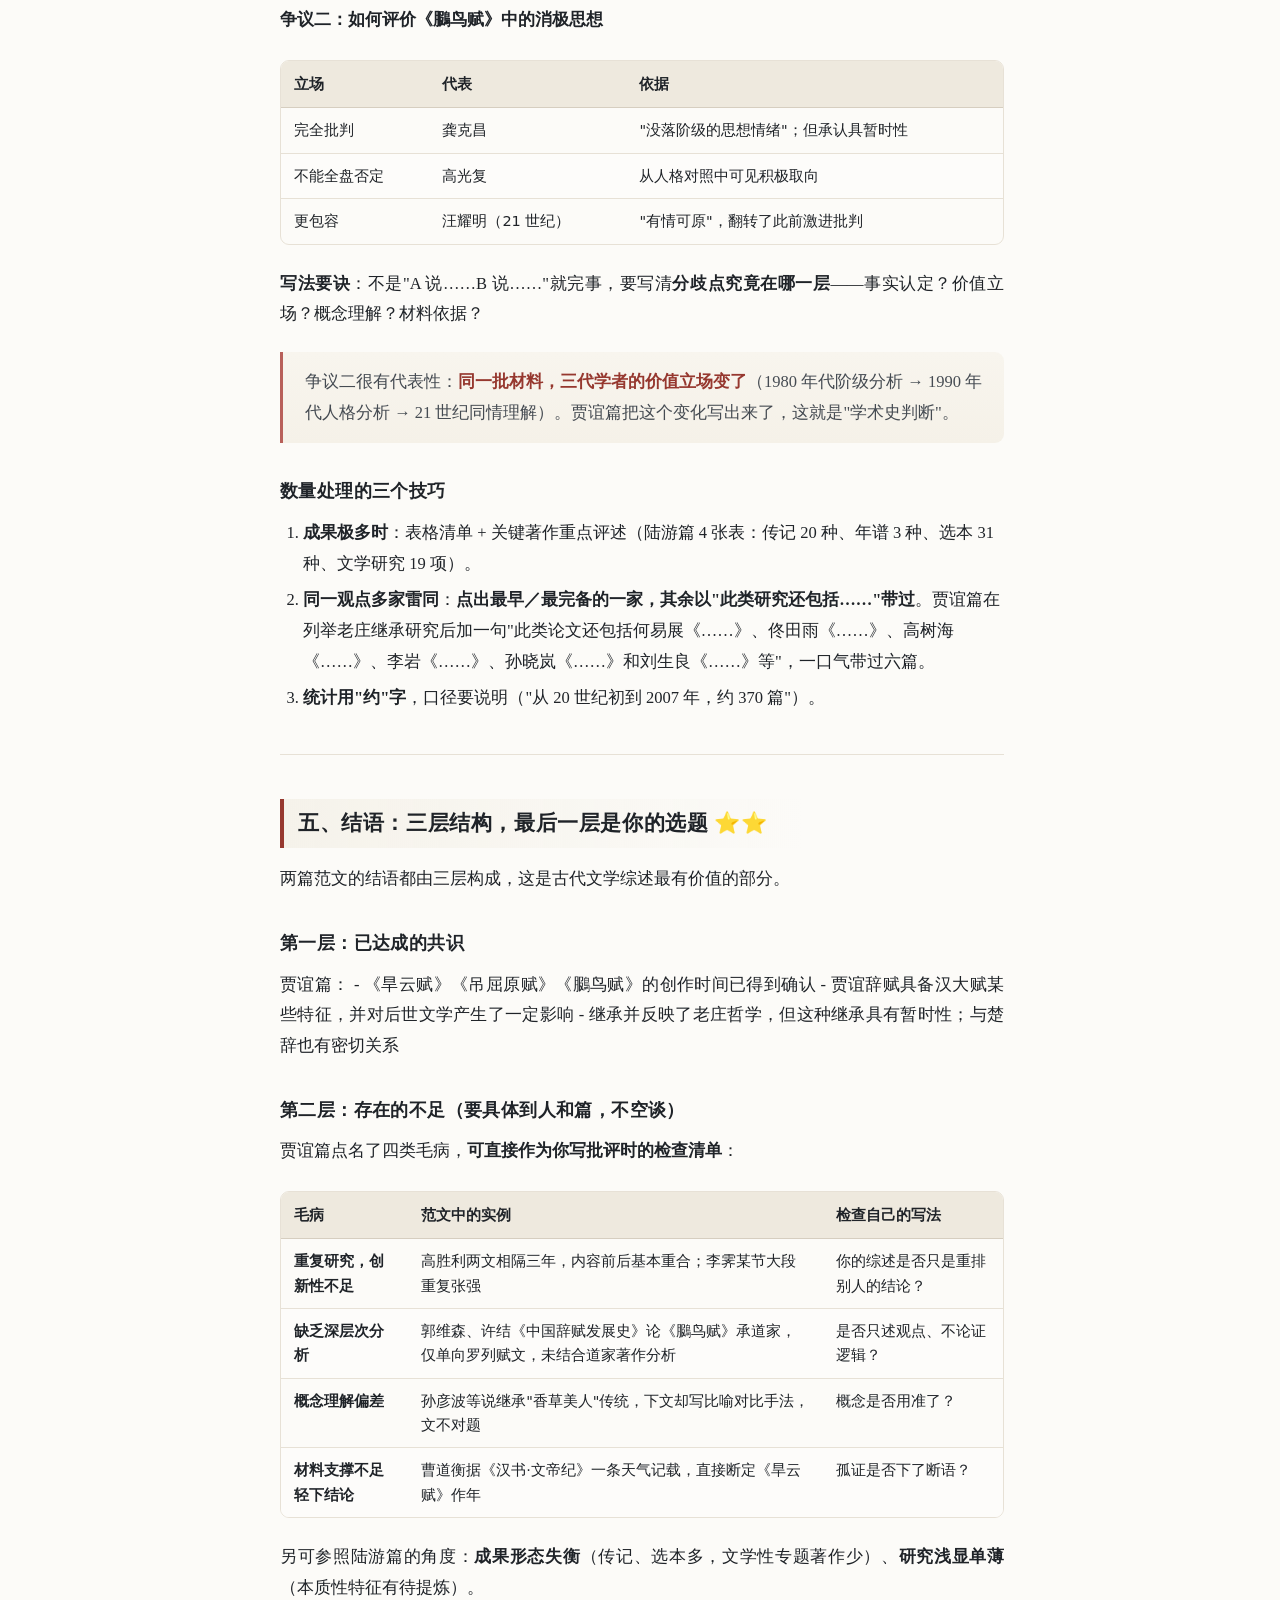
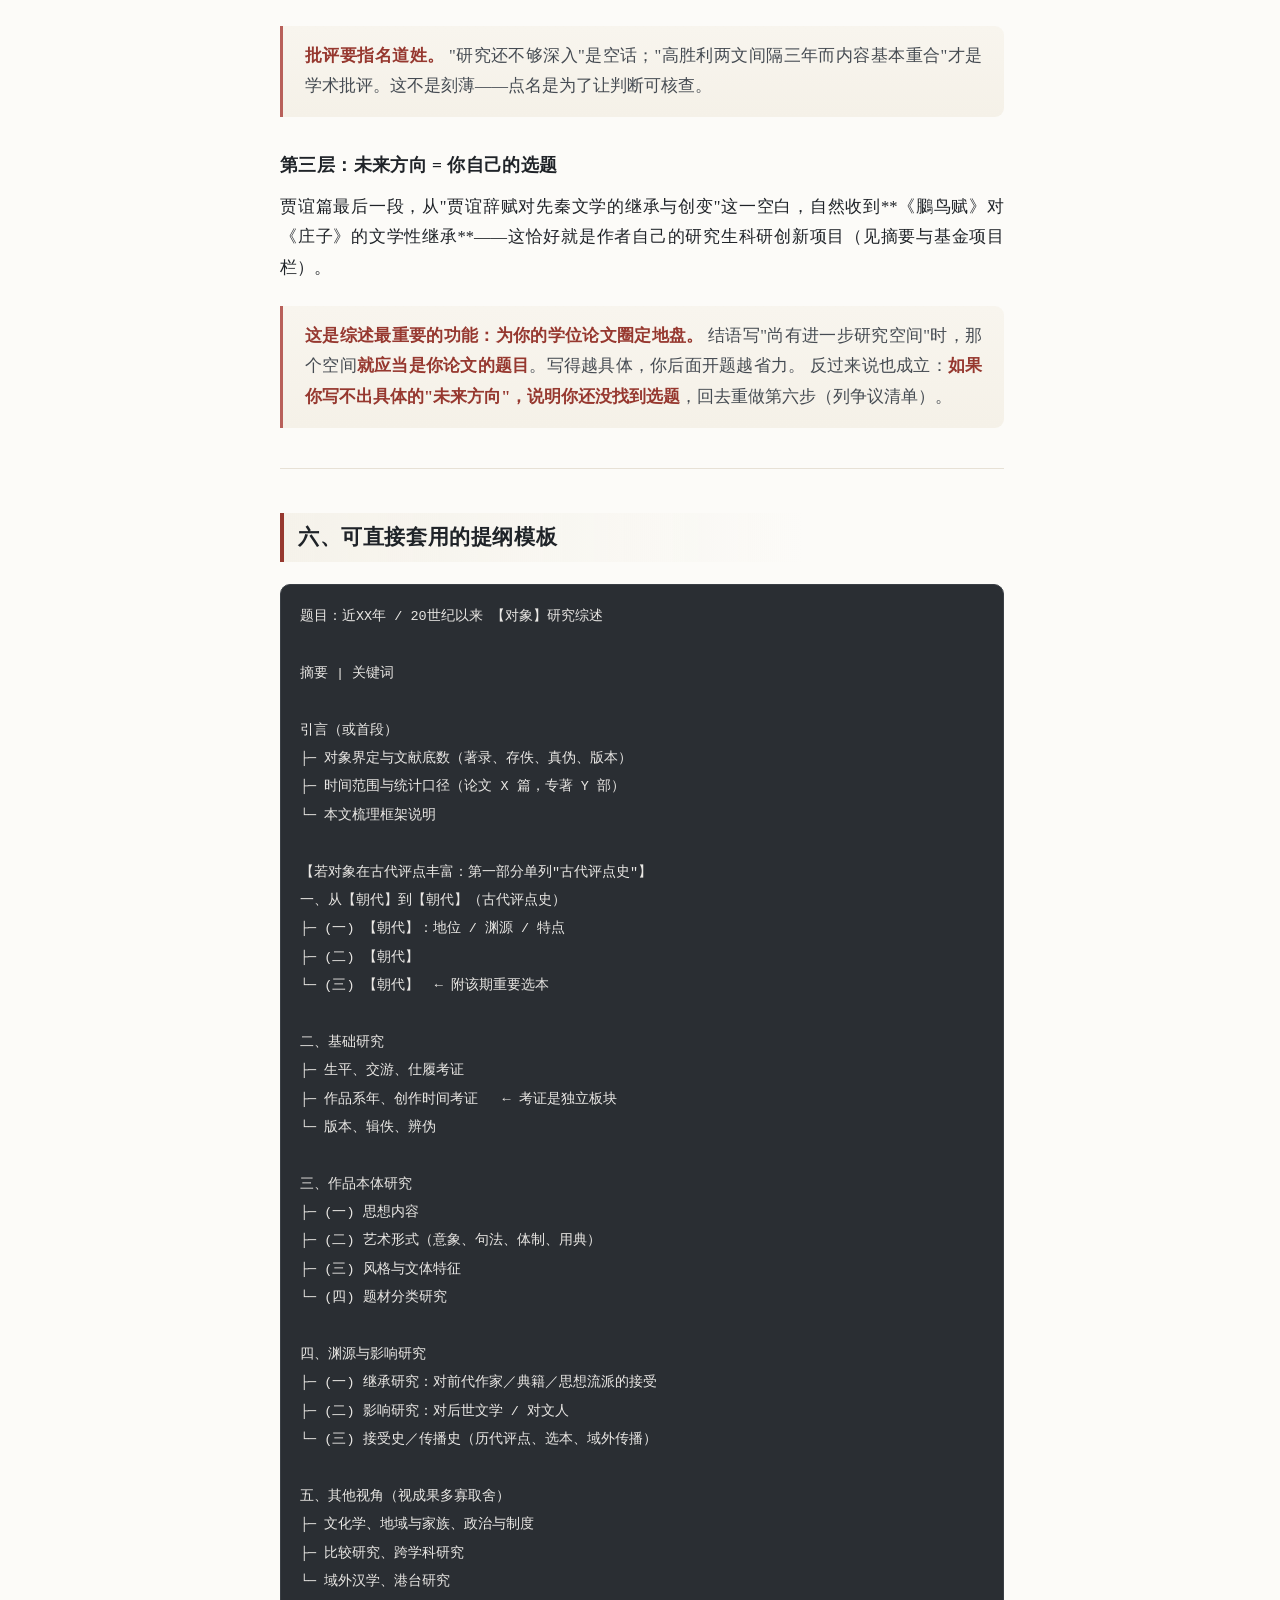
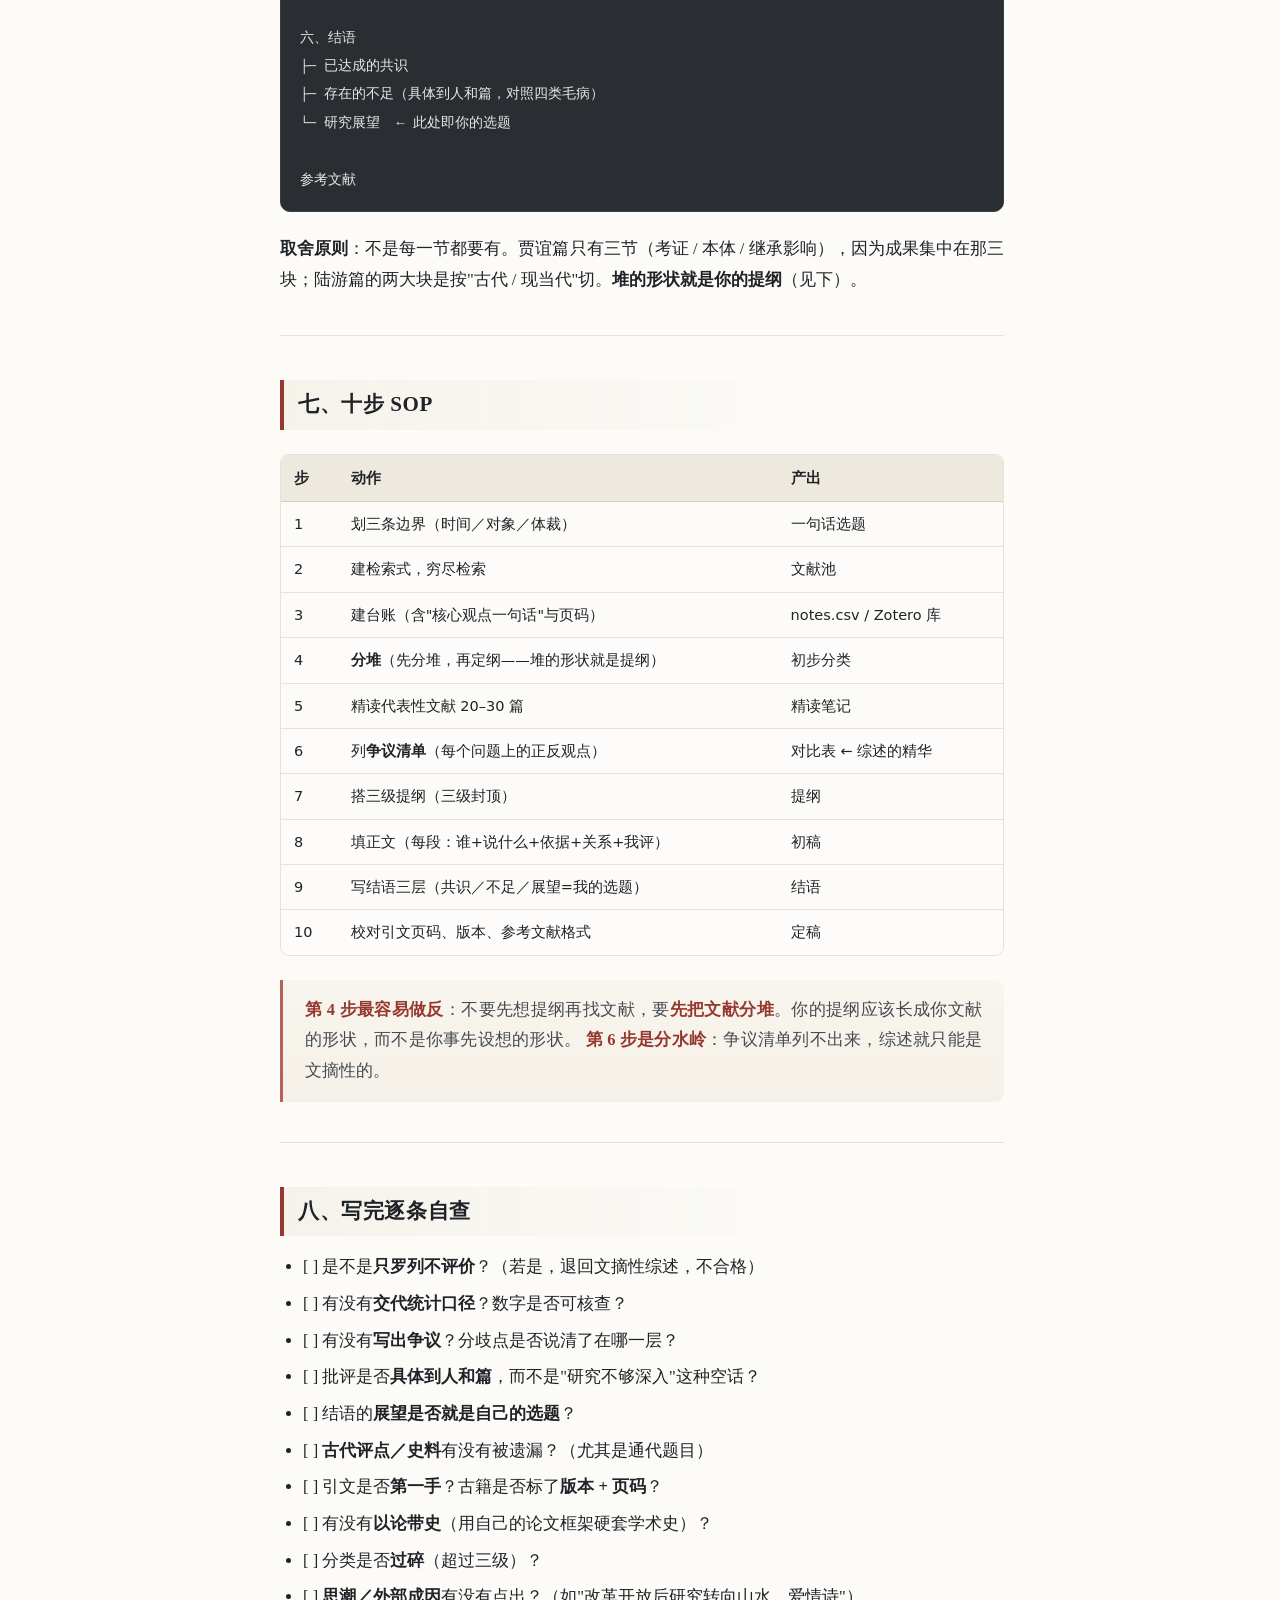
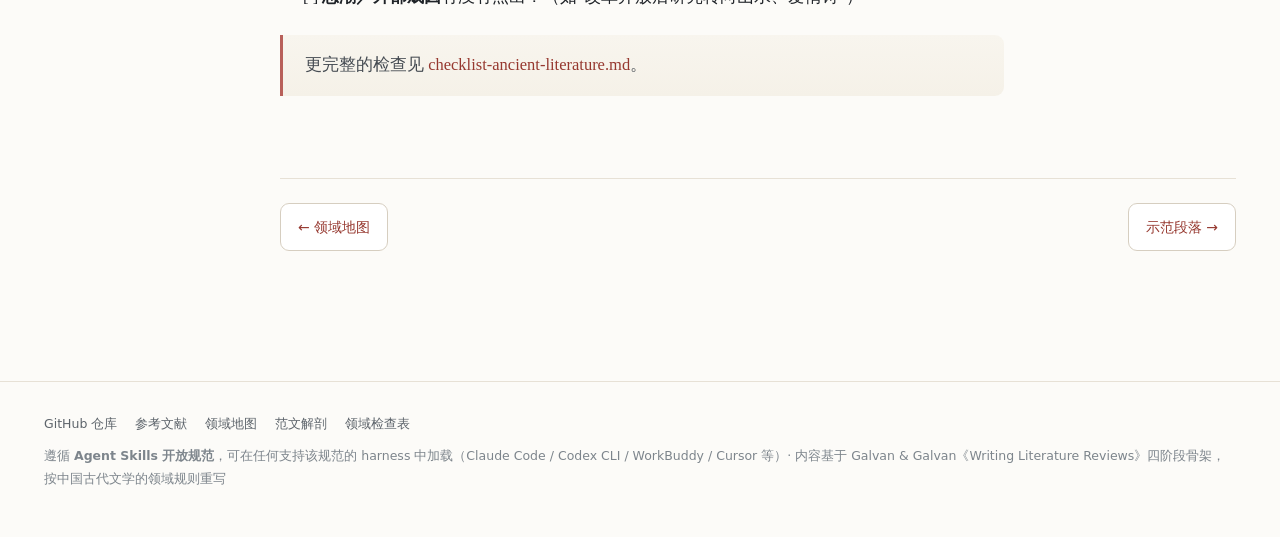
<file: docs/examples.html>
<!DOCTYPE html>
<html lang="zh-CN">
<head>
<meta charset="utf-8">
<meta name="viewport" content="width=device-width,initial-scale=1">
<title>范文解剖 · 中国古代文学文献综述写作</title>
<meta name="description" content="范文解剖">
<link rel="stylesheet" href="assets/style.css">
</head>
<body>
<header class="topbar">
  <span class="prog"></span>
  <div class="brand"><span class="seal">綜</span><b>文献综述写作</b><span>中国古代文学</span></div>
  <div class="spacer"></div>
  <nav>
    <a href="index.html">首页</a>
    <a href="domain.html">领域地图</a>
    <a href="examples.html">范文解剖</a>
    <a href="checklist.html">检查表</a>
    <a href="bib.html">参考文献</a>
  </nav>
  <a class="gh-btn" href="https://github.com/nqd963/literature-review-writing" target="_blank">GitHub</a>
</header>
<div class="wrap">
<aside class="side">
<h4>指南</h4>
<a class="" href="index.html"><i class="num">序</i>首页</a>
<a class="" href="domain.html"><i class="num">壹</i>领域地图</a><a class="on" href="examples.html"><i class="num">贰</i>范文解剖</a><a class="" href="model.html"><i class="num">叁</i>示范段落</a><a class="" href="search.html"><i class="num">肆</i>检索资源</a><a class="" href="history.html"><i class="num">伍</i>学术史与汉学</a><a class="" href="editions.html"><i class="num">陆</i>版本与引文</a><a class="" href="templates.html"><i class="num">柒</i>表式与句式</a><a class="" href="checklist.html"><i class="num">捌</i>领域检查表</a><a class="" href="pipeline.html"><i class="num">玖</i>四阶段流程</a><a class="" href="bib.html"><i class="num">拾</i>参考文献</a>
<h4>资源</h4>
<a href="https://github.com/nqd963/literature-review-writing" target="_blank"><i class="num">↗</i>GitHub 仓库</a>
</aside>
<main>
<div class="grid">
<div class="markdown">
<h1>范文解剖：两篇真实的古代文学研究综述</h1>
<blockquote>
<p>抽象规则看十遍，不如拆一篇范文。本文件解剖两篇已发表的综述：
① 李建英《陆游诗研究综述》，《北京青年政治学院学报》2009 年第 3 期 —— <strong>通代 / 长时段</strong>范例
② 李怡蕾《近四十年来贾谊赋研究综述》，《宁夏师范学院学报》2020 年第 8 期 —— <strong>断代 / 专题</strong>范例</p>
<p>配合 <code>domain-ancient-literature.md</code> 使用：那里讲规则，这里讲规则在真实文章里长什么样。</p>
</blockquote>
<hr />
<h2 id="sec-1">一、两篇范文的对照<a class="anchor" href="#sec-1">#</a></h2>
<table>
<thead>
<tr>
<th></th>
<th>陆游篇（通代长时段）</th>
<th>贾谊篇（断代专题）</th>
</tr>
</thead>
<tbody>
<tr>
<td>时间范围</td>
<td>南宋 → 当代（约 800 年）</td>
<td>1980–2019（40 年）</td>
</tr>
<tr>
<td>对象体量</td>
<td>存诗近万首，论文约 370 篇</td>
<td>赋 5 篇，论文约 96 篇、专著 19 部</td>
</tr>
<tr>
<td>主轴</td>
<td><strong>时间</strong>（南宋 → 元 → 明清 → 现当代）</td>
<td><strong>研究问题</strong>（考证 / 本体 / 继承与影响）</td>
</tr>
<tr>
<td>二级分类</td>
<td>现当代部分按<strong>成果形态</strong>（传记 / 年谱 / 选本 / 文学研究 / 学位论文 / 论文）</td>
<td>按<strong>切入角度</strong>（意象 / 创作风貌；继承 / 影响）</td>
</tr>
<tr>
<td>处理海量文献</td>
<td><strong>表格清单</strong> + 关键著作重点评述（4 张表）</td>
<td>三级分类 + 同观点者以"此类研究还包括……"带过</td>
</tr>
<tr>
<td>最大特色</td>
<td><strong>古代评点单列为第一部分</strong></td>
<td><strong>结语点名批评四类毛病</strong></td>
</tr>
</tbody>
</table>
<p><strong>关键判断</strong>：<strong>对象的体量决定综述的写法。</strong> 陆游存诗近万首、论文 370 篇，逐篇评述必然失控，所以用"成果形态分类 + 数量统计 + 表格"；贾谊赋只有 5 篇、论文 96 篇，可以做到逐层深入、逐篇点名。</p>
<hr />
<h2 id="sec-2">二、陆游篇：通代综述的两段式结构 ⭐<a class="anchor" href="#sec-2">#</a></h2>
<p><strong>这是本文件最重要的一条结构经验。</strong></p>
<p>陆游篇的目录是：</p>
<pre><code>一、从南宋到清代            ← 古代评点史，单列
  (一) 南宋时期
      1. 关于陆游的地位
      2. 关于陆游对前代诗人的继承
      3. 关于陆游诗歌的特点
  (二) 元代
  (三) 明清时期
二、现当代                  ← 现代学术史
  (一) 专著及博士、硕士论文
      1. 传记类（表）
      2. 年谱（表）
      3. 选本及校注（表）
      4. 文学研究（表）
  (二) 论文
      1. 生平交游考证（约60篇）
      2. 思想研究（约30篇）
      3. 各类诗歌研究及综论（约170篇）
      4. 诗论文论研究（约25篇）
      5. 名篇赏析（约65篇）
      6. 其它（约20篇）
</code></pre>
<p><strong>为什么古代部分必须单列？</strong></p>
<p>古代评点（序跋、诗话、选本评语、年谱）<strong>不是"研究文献"，而是"前研究史"</strong>——它们本身是研究的对象，也是后人对陆游的理解史。把它们和今人的期刊论文混编，会造成两个后果：</p>
<ol>
<li>材料层级错乱（清代人的一句评语和 2005 年一篇硕士论文不该平起平坐）；</li>
<li>掩盖"接受史"这一整条线索——选什么、不选什么，本身就是批评史。</li>
</ol>
<blockquote>
<p><strong>操作规则</strong>：若对象在古代已有丰富评点（陆游、杜甫、苏轼、陶渊明皆属此类），<strong>把古代部分单列为第一部分，与"现当代研究"并列，形成"古代评点史 → 现代学术史"两段式</strong>。陆游篇正是如此。</p>
</blockquote>
<p><strong>支撑古代部分的独门武器</strong>：孔凡礼、齐治平编《古典文学研究资料汇编·陆游资料汇编》。<strong>陆游篇几乎全部古代评语都来自这一本书</strong>——清代《陆游资料汇编》里收录了 158 家的评论。这类"资料汇编"系列是古代文学综述的独门武器，一本书往往能撑起半篇综述（详见 <code>search-resources.md</code>）。</p>
<p><strong>数量处理</strong>：论文部分每个子类都给出数量（60 / 30 / 170 / 25 / 65 / 20 篇），总数"约 370 篇"。<strong>用"约"字，并说明时间范围</strong>（"从 20 世纪初到 2007 年"）。</p>
<p><strong>结语角度</strong>（陆游篇的特色）：不是批评具体某篇，而是指出<strong>结构性失衡</strong>——"研究陆游的文学性专题著作仍然很少，只有有限的几部，这与陆游这个超一流大诗人的情形是不相符的"；"对陆游诗歌艺术的研究方面，也还显得浅显单薄，陆游诗歌本质性的特征还有待进一步提炼概括"。</p>
<hr />
<h2 id="sec-3">三、贾谊篇：断代综述的三级分类 ⭐<a class="anchor" href="#sec-3">#</a></h2>
<pre><code>一、创作时间考证                    ← 第一级：研究问题（考证是独立板块）
二、作品本体研究（论文26篇，专著9部）
   (一) 意象研究                    ← 第二级：切入角度
       1. 单个意象（饶宗颐、刘畅）  ← 第三级：方法再分
       2. 综合意象（郑明璋、雷磊）
       3. 意象比较（杨江平、杨莉萍）
   (二) 创作风貌及特点研究
三、继承与影响研究（专著13部，论文32篇）
   (一) 继承研究：老庄 / 楚辞
   (二) 影响研究：对后世文学（14篇）/ 对文人
四、结语
</code></pre>
<p><strong>三条规则：</strong></p>
<ol>
<li><strong>考证是独立板块。</strong> 系年、版本、辑佚、辨伪、生平交游，是古代文学综述的固定栏目，贾谊篇第一节即"创作时间考证"。社科综述没有这个板块，通用方法论不会告诉你。</li>
<li><strong>三级封顶。</strong> 三级以下不再细分——分类太碎，综述就变成流水账。</li>
<li><strong>每一级开头给数量。</strong> "论文共 26 篇，专著共 9 部""专著共计 13 部，论文共有 32 篇"。<strong>统计口径必须交代</strong>（"从 1980 年起至 2019 年的四十年来"）。</li>
</ol>
<p><strong>这段是标准样本</strong>（贾谊篇写王学军的一段）：</p>
<blockquote>
<p>在王学军的文章发表以前，学界对《鵩鸟赋》所言的"单阏之岁"具体指哪段时间存在着争议，而这一问题关乎《鵩鸟赋》的创作时间……王学军认为前人的说法均有历法根据，差异出现的原因是史籍对汉武帝改历之后太初元年的纪年记载不统一，他根据长沙马王堆三号墓出土的文书和史料的佐证，推导出"单阏之岁"当指汉文帝七年……如此便解决了学界颇具争议的问题。</p>
</blockquote>
<p>拆开看是六步：<strong>① 前人争议是什么 → ② 为何关键 → ③ 其方法/依据 → ④ 结论 → ⑤ 评价 →（隐含）⑥ 与前后研究的关系</strong>。</p>
<hr />
<h2 id="sec-4">四、实操配方：分类为骨架 + 时序为血肉 + 对比为亮点 ⭐<a class="anchor" href="#sec-4">#</a></h2>
<p>这是两篇范文共同的写法，也是本文件最可复制的一条：</p>
<ul>
<li><strong>骨架（外层）</strong>：大框架按<strong>研究问题</strong>或<strong>成果形态</strong>分类（贾谊篇按问题，陆游篇现当代部分按形态）。</li>
<li><strong>血肉（内层）</strong>：每个板块<strong>内部按发表时间推进</strong>叙述（龚克昌 → 田宜弘 → 张强 → 王学军）。</li>
<li><strong>亮点（节点）</strong>：遇到观点分歧处<strong>停下来对比对举</strong>，分析各自依据与得失。</li>
</ul>
<blockquote>
<p>对应 <code>domain-ancient-literature.md</code> 第五节的"两层"框架：外层骨架用<strong>问题/争议式</strong>或<strong>对象式</strong>，内层手法用<strong>循序法</strong>（板块内部），分歧处切换<strong>对比法</strong>。一篇综述里内层手法是混用的，这没问题——<strong>只有外层划分标准必须全文统一</strong>。</p>
</blockquote>
<h3 id="sec-5">每段的标准写法<a class="anchor" href="#sec-5">#</a></h3>
<pre><code>谁 + 在什么成果里 + 提出什么观点 + 依据是什么 + 与前后研究的承继／反驳关系 + 你的评价
</code></pre>
<p>六要素缺一不可。<strong>只写前三个就是注释化表述</strong>；缺"依据"读者无法判断；缺"关系"看不出学术史；缺"你的评价"就是文摘性综述。</p>
<h3 id="sec-6">对比法怎么写（贾谊篇的示范）<a class="anchor" href="#sec-6">#</a></h3>
<p><strong>争议一：贾谊是否继承屈原精神</strong></p>
<table>
<thead>
<tr>
<th>立场</th>
<th>代表</th>
<th>依据</th>
</tr>
</thead>
<tbody>
<tr>
<td>否</td>
<td>张永鑫（1985）</td>
<td>四点：怨愤非斗争精神；批判不切实际；"讯曰"误解屈原轻生；风格清峻哀凉与浪漫主义相去甚远</td>
</tr>
<tr>
<td>是</td>
<td>高光复、万光治、叶幼明</td>
<td>汉初骚体赋沿袭楚辞传统，能传达楚辞真精神</td>
</tr>
<tr>
<td>细化</td>
<td>孟修祥（2004）</td>
<td>《吊屈原赋》的怨怒精神、《惜誓》"出发—远游—回归"三段式结构直承屈原，兼承宋玉铺陈</td>
</tr>
</tbody>
</table>
<p><strong>争议二：如何评价《鵩鸟赋》中的消极思想</strong></p>
<table>
<thead>
<tr>
<th>立场</th>
<th>代表</th>
<th>依据</th>
</tr>
</thead>
<tbody>
<tr>
<td>完全批判</td>
<td>龚克昌</td>
<td>"没落阶级的思想情绪"；但承认具暂时性</td>
</tr>
<tr>
<td>不能全盘否定</td>
<td>高光复</td>
<td>从人格对照中可见积极取向</td>
</tr>
<tr>
<td>更包容</td>
<td>汪耀明（21 世纪）</td>
<td>"有情可原"，翻转了此前激进批判</td>
</tr>
</tbody>
</table>
<p><strong>写法要诀</strong>：不是"A 说……B 说……"就完事，要写清<strong>分歧点究竟在哪一层</strong>——事实认定？价值立场？概念理解？材料依据？</p>
<blockquote>
<p>争议二很有代表性：<strong>同一批材料，三代学者的价值立场变了</strong>（1980 年代阶级分析 → 1990 年代人格分析 → 21 世纪同情理解）。贾谊篇把这个变化写出来了，这就是"学术史判断"。</p>
</blockquote>
<h3 id="sec-7">数量处理的三个技巧<a class="anchor" href="#sec-7">#</a></h3>
<ol>
<li><strong>成果极多时</strong>：表格清单 + 关键著作重点评述（陆游篇 4 张表：传记 20 种、年谱 3 种、选本 31 种、文学研究 19 项）。</li>
<li><strong>同一观点多家雷同</strong>：<strong>点出最早／最完备的一家，其余以"此类研究还包括……"带过</strong>。贾谊篇在列举老庄继承研究后加一句"此类论文还包括何易展《……》、佟田雨《……》、高树海《……》、李岩《……》、孙晓岚《……》和刘生良《……》等"，一口气带过六篇。</li>
<li><strong>统计用"约"字</strong>，口径要说明（"从 20 世纪初到 2007 年，约 370 篇"）。</li>
</ol>
<hr />
<h2 id="sec-8">五、结语：三层结构，最后一层是你的选题 ⭐⭐<a class="anchor" href="#sec-8">#</a></h2>
<p>两篇范文的结语都由三层构成，这是古代文学综述最有价值的部分。</p>
<h3 id="sec-9">第一层：已达成的共识<a class="anchor" href="#sec-9">#</a></h3>
<p>贾谊篇：
- 《旱云赋》《吊屈原赋》《鵩鸟赋》的创作时间已得到确认
- 贾谊辞赋具备汉大赋某些特征，并对后世文学产生了一定影响
- 继承并反映了老庄哲学，但这种继承具有暂时性；与楚辞也有密切关系</p>
<h3 id="sec-10">第二层：存在的不足（<strong>要具体到人和篇，不空谈</strong>）<a class="anchor" href="#sec-10">#</a></h3>
<p>贾谊篇点名了四类毛病，<strong>可直接作为你写批评时的检查清单</strong>：</p>
<table>
<thead>
<tr>
<th>毛病</th>
<th>范文中的实例</th>
<th>检查自己的写法</th>
</tr>
</thead>
<tbody>
<tr>
<td><strong>重复研究，创新性不足</strong></td>
<td>高胜利两文相隔三年，内容前后基本重合；李霁某节大段重复张强</td>
<td>你的综述是否只是重排别人的结论？</td>
</tr>
<tr>
<td><strong>缺乏深层次分析</strong></td>
<td>郭维森、许结《中国辞赋发展史》论《鵩鸟赋》承道家，仅单向罗列赋文，未结合道家著作分析</td>
<td>是否只述观点、不论证逻辑？</td>
</tr>
<tr>
<td><strong>概念理解偏差</strong></td>
<td>孙彦波等说继承"香草美人"传统，下文却写比喻对比手法，文不对题</td>
<td>概念是否用准了？</td>
</tr>
<tr>
<td><strong>材料支撑不足轻下结论</strong></td>
<td>曹道衡据《汉书·文帝纪》一条天气记载，直接断定《旱云赋》作年</td>
<td>孤证是否下了断语？</td>
</tr>
</tbody>
</table>
<p>另可参照陆游篇的角度：<strong>成果形态失衡</strong>（传记、选本多，文学性专题著作少）、<strong>研究浅显单薄</strong>（本质性特征有待提炼）。</p>
<blockquote>
<p><strong>批评要指名道姓。</strong> "研究还不够深入"是空话；"高胜利两文间隔三年而内容基本重合"才是学术批评。这不是刻薄——点名是为了让判断可核查。</p>
</blockquote>
<h3 id="sec-11">第三层：未来方向 = 你自己的选题<a class="anchor" href="#sec-11">#</a></h3>
<p>贾谊篇最后一段，从"贾谊辞赋对先秦文学的继承与创变"这一空白，自然收到**《鵩鸟赋》对《庄子》的文学性继承**——这恰好就是作者自己的研究生科研创新项目（见摘要与基金项目栏）。</p>
<blockquote>
<p><strong>这是综述最重要的功能：为你的学位论文圈定地盘。</strong>
结语写"尚有进一步研究空间"时，那个空间<strong>就应当是你论文的题目</strong>。写得越具体，你后面开题越省力。
反过来说也成立：<strong>如果你写不出具体的"未来方向"，说明你还没找到选题</strong>，回去重做第六步（列争议清单）。</p>
</blockquote>
<hr />
<h2 id="sec-12">六、可直接套用的提纲模板<a class="anchor" href="#sec-12">#</a></h2>
<pre><code>题目：近XX年 / 20世纪以来 【对象】研究综述

摘要 | 关键词

引言（或首段）
├─ 对象界定与文献底数（著录、存佚、真伪、版本）
├─ 时间范围与统计口径（论文 X 篇，专著 Y 部）
└─ 本文梳理框架说明

【若对象在古代评点丰富：第一部分单列&quot;古代评点史&quot;】
一、从【朝代】到【朝代】（古代评点史）
├─ (一) 【朝代】：地位 / 渊源 / 特点
├─ (二) 【朝代】
└─ (三) 【朝代】  ← 附该期重要选本

二、基础研究
├─ 生平、交游、仕履考证
├─ 作品系年、创作时间考证   ← 考证是独立板块
└─ 版本、辑佚、辨伪

三、作品本体研究
├─ (一) 思想内容
├─ (二) 艺术形式（意象、句法、体制、用典）
├─ (三) 风格与文体特征
└─ (四) 题材分类研究

四、渊源与影响研究
├─ (一) 继承研究：对前代作家／典籍／思想流派的接受
├─ (二) 影响研究：对后世文学 / 对文人
└─ (三) 接受史／传播史（历代评点、选本、域外传播）

五、其他视角（视成果多寡取舍）
├─ 文化学、地域与家族、政治与制度
├─ 比较研究、跨学科研究
└─ 域外汉学、港台研究

六、结语
├─ 已达成的共识
├─ 存在的不足（具体到人和篇，对照四类毛病）
└─ 研究展望  ← 此处即你的选题

参考文献
</code></pre>
<p><strong>取舍原则</strong>：不是每一节都要有。贾谊篇只有三节（考证 / 本体 / 继承影响），因为成果集中在那三块；陆游篇的两大块是按"古代 / 现当代"切。<strong>堆的形状就是你的提纲</strong>（见下）。</p>
<hr />
<h2 id="sec-13">七、十步 SOP<a class="anchor" href="#sec-13">#</a></h2>
<table>
<thead>
<tr>
<th>步</th>
<th>动作</th>
<th>产出</th>
</tr>
</thead>
<tbody>
<tr>
<td>1</td>
<td>划三条边界（时间／对象／体裁）</td>
<td>一句话选题</td>
</tr>
<tr>
<td>2</td>
<td>建检索式，穷尽检索</td>
<td>文献池</td>
</tr>
<tr>
<td>3</td>
<td>建台账（含"核心观点一句话"与页码）</td>
<td>notes.csv / Zotero 库</td>
</tr>
<tr>
<td>4</td>
<td><strong>分堆</strong>（先分堆，再定纲——堆的形状就是提纲）</td>
<td>初步分类</td>
</tr>
<tr>
<td>5</td>
<td>精读代表性文献 20–30 篇</td>
<td>精读笔记</td>
</tr>
<tr>
<td>6</td>
<td>列<strong>争议清单</strong>（每个问题上的正反观点）</td>
<td>对比表 ← 综述的精华</td>
</tr>
<tr>
<td>7</td>
<td>搭三级提纲（三级封顶）</td>
<td>提纲</td>
</tr>
<tr>
<td>8</td>
<td>填正文（每段：谁+说什么+依据+关系+我评）</td>
<td>初稿</td>
</tr>
<tr>
<td>9</td>
<td>写结语三层（共识／不足／展望=我的选题）</td>
<td>结语</td>
</tr>
<tr>
<td>10</td>
<td>校对引文页码、版本、参考文献格式</td>
<td>定稿</td>
</tr>
</tbody>
</table>
<blockquote>
<p><strong>第 4 步最容易做反</strong>：不要先想提纲再找文献，要<strong>先把文献分堆</strong>。你的提纲应该长成你文献的形状，而不是你事先设想的形状。
<strong>第 6 步是分水岭</strong>：争议清单列不出来，综述就只能是文摘性的。</p>
</blockquote>
<hr />
<h2 id="sec-14">八、写完逐条自查<a class="anchor" href="#sec-14">#</a></h2>
<ul>
<li>[ ] 是不是<strong>只罗列不评价</strong>？（若是，退回文摘性综述，不合格）</li>
<li>[ ] 有没有<strong>交代统计口径</strong>？数字是否可核查？</li>
<li>[ ] 有没有<strong>写出争议</strong>？分歧点是否说清了在哪一层？</li>
<li>[ ] 批评是否<strong>具体到人和篇</strong>，而不是"研究不够深入"这种空话？</li>
<li>[ ] 结语的<strong>展望是否就是自己的选题</strong>？</li>
<li>[ ] <strong>古代评点／史料</strong>有没有被遗漏？（尤其是通代题目）</li>
<li>[ ] 引文是否<strong>第一手</strong>？古籍是否标了<strong>版本 + 页码</strong>？</li>
<li>[ ] 有没有<strong>以论带史</strong>（用自己的论文框架硬套学术史）？</li>
<li>[ ] 分类是否<strong>过碎</strong>（超过三级）？</li>
<li>[ ] <strong>思潮／外部成因</strong>有没有点出？（如"改革开放后研究转向山水、爱情诗"）</li>
</ul>
<blockquote>
<p>更完整的检查见 <a href="checklist.html">checklist-ancient-literature.md</a>。</p>
</blockquote>
</div>
<nav class="toc"><div class="t-h">本页目录</div><a class="" href="#sec-1">一、两篇范文的对照</a><a class="" href="#sec-2">二、陆游篇：通代综述的两段式结构 ⭐</a><a class="" href="#sec-3">三、贾谊篇：断代综述的三级分类 ⭐</a><a class="" href="#sec-4">四、实操配方：分类为骨架 + 时序为血肉 + 对比为亮点 ⭐</a><a class="lv3" href="#sec-5">每段的标准写法</a><a class="lv3" href="#sec-6">对比法怎么写（贾谊篇的示范）</a><a class="lv3" href="#sec-7">数量处理的三个技巧</a><a class="" href="#sec-8">五、结语：三层结构，最后一层是你的选题 ⭐⭐</a><a class="lv3" href="#sec-9">第一层：已达成的共识</a><a class="lv3" href="#sec-10">第二层：存在的不足（要具体到人和篇，不空谈）</a><a class="lv3" href="#sec-11">第三层：未来方向 = 你自己的选题</a><a class="" href="#sec-12">六、可直接套用的提纲模板</a><a class="" href="#sec-13">七、十步 SOP</a><a class="" href="#sec-14">八、写完逐条自查</a></nav>
</div>
<div class="pager"><a href="domain.html">← 领域地图</a><a href="model.html">示范段落 →</a></div>
</main>
</div>
<button id="totop" title="回到顶部">↑</button>
<footer>
  <div class="f-links">
    <a href="https://github.com/nqd963/literature-review-writing">GitHub 仓库</a>
    <a href="bib.html">参考文献</a>
    <a href="domain.html">领域地图</a>
    <a href="examples.html">范文解剖</a>
    <a href="checklist.html">领域检查表</a>
  </div>
  遵循 <b>Agent Skills 开放规范</b>，可在任何支持该规范的 harness 中加载（Claude Code / Codex CLI / WorkBuddy / Cursor 等）·
  内容基于 Galvan &amp; Galvan《Writing Literature Reviews》四阶段骨架，按中国古代文学的领域规则重写
</footer>
<script>
(function(){
  var bar=document.querySelector('.topbar .prog'), top=document.getElementById('totop');
  function onScroll(){
    var h=document.documentElement, sc=h.scrollTop||document.body.scrollTop;
    var max=(h.scrollHeight-h.clientHeight)||1;
    if(bar) bar.style.width=Math.min(100,sc/max*100)+'%';
    if(top) top.classList.toggle('show', sc>420);
  }
  addEventListener('scroll',onScroll,{passive:true}); onScroll();
  if(top) top.onclick=function(){scrollTo({top:0,behavior:'smooth'})};
  var links=[].slice.call(document.querySelectorAll('.toc a'));
  var heads=links.map(function(a){return document.getElementById(a.getAttribute('href').slice(1))}).filter(Boolean);
  if(!heads.length) return;
  function mark(){
    var best=0;
    heads.forEach(function(el,i){ if(el.getBoundingClientRect().top<=140) best=i; });
    links.forEach(function(a,i){ a.classList.toggle('on', i===best); });
  }
  addEventListener('scroll',mark,{passive:true}); mark();
})();
</script>
</body>
</html>
</file>
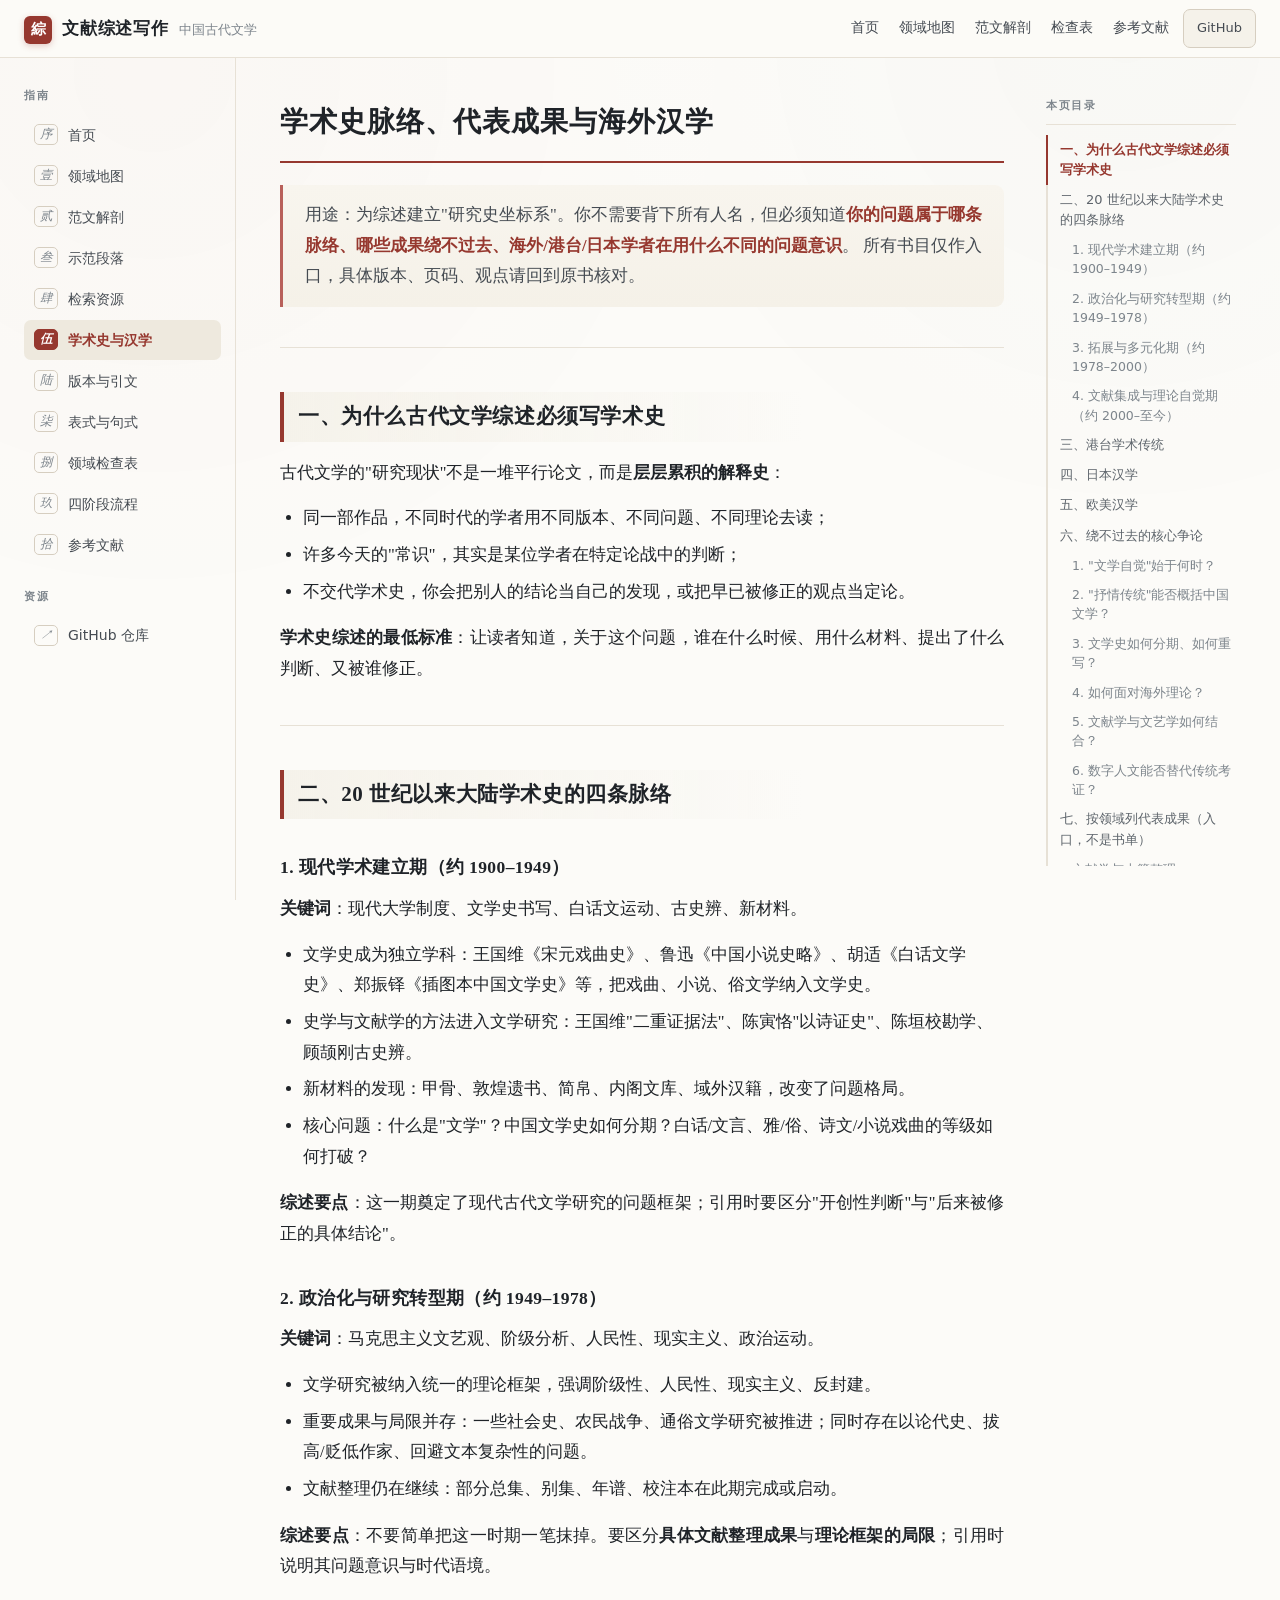
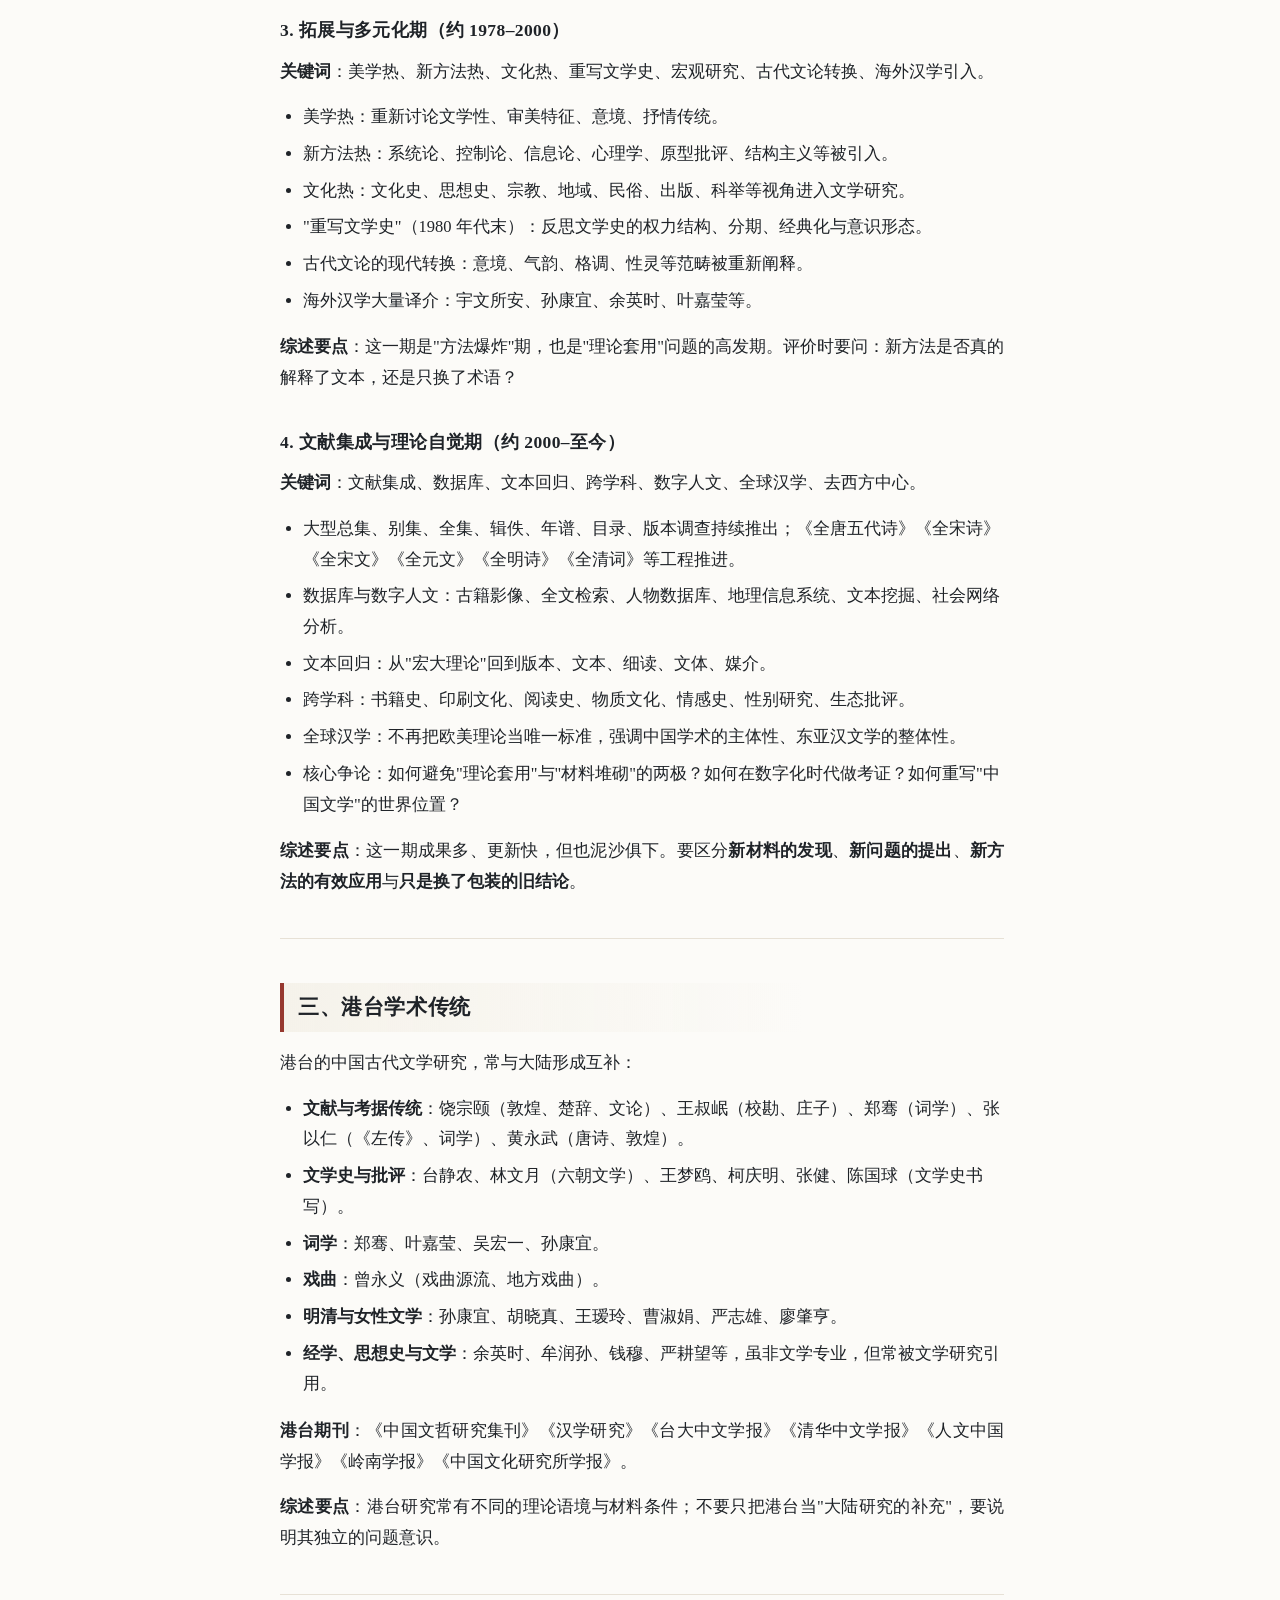
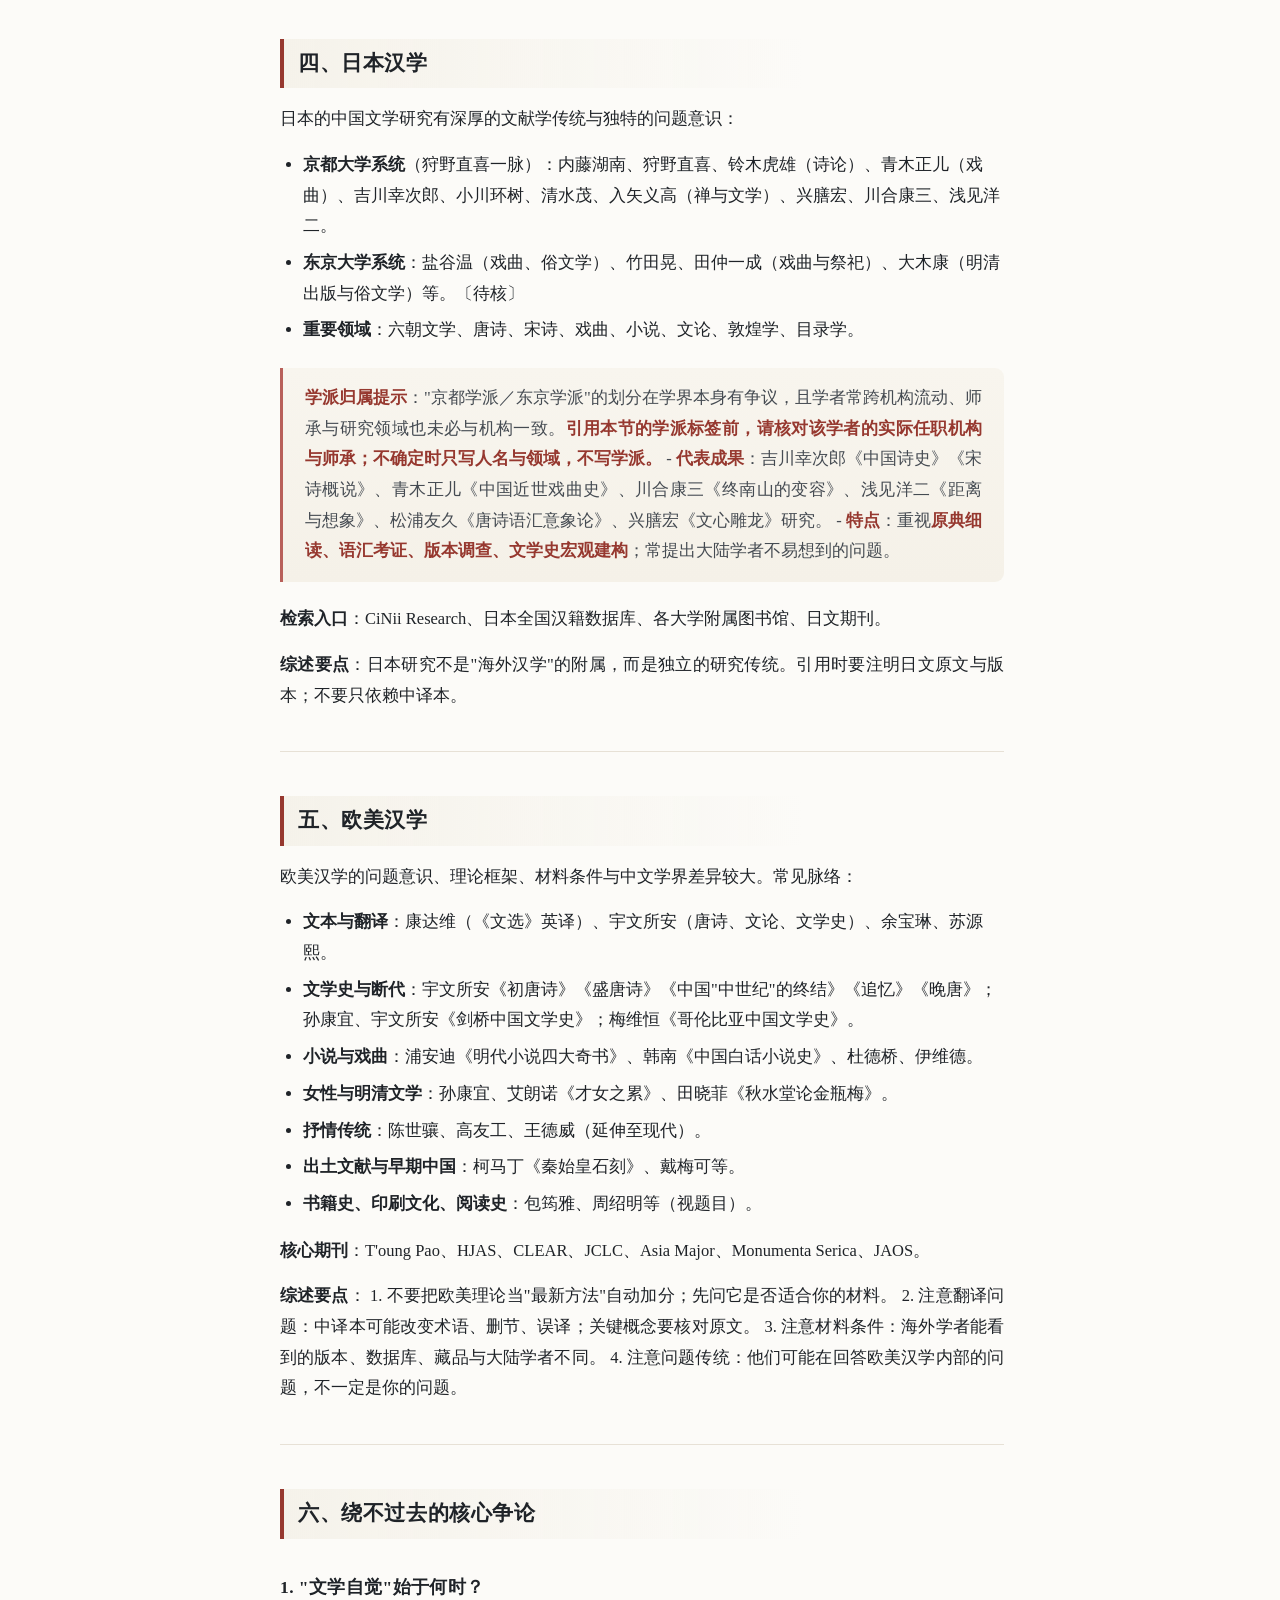
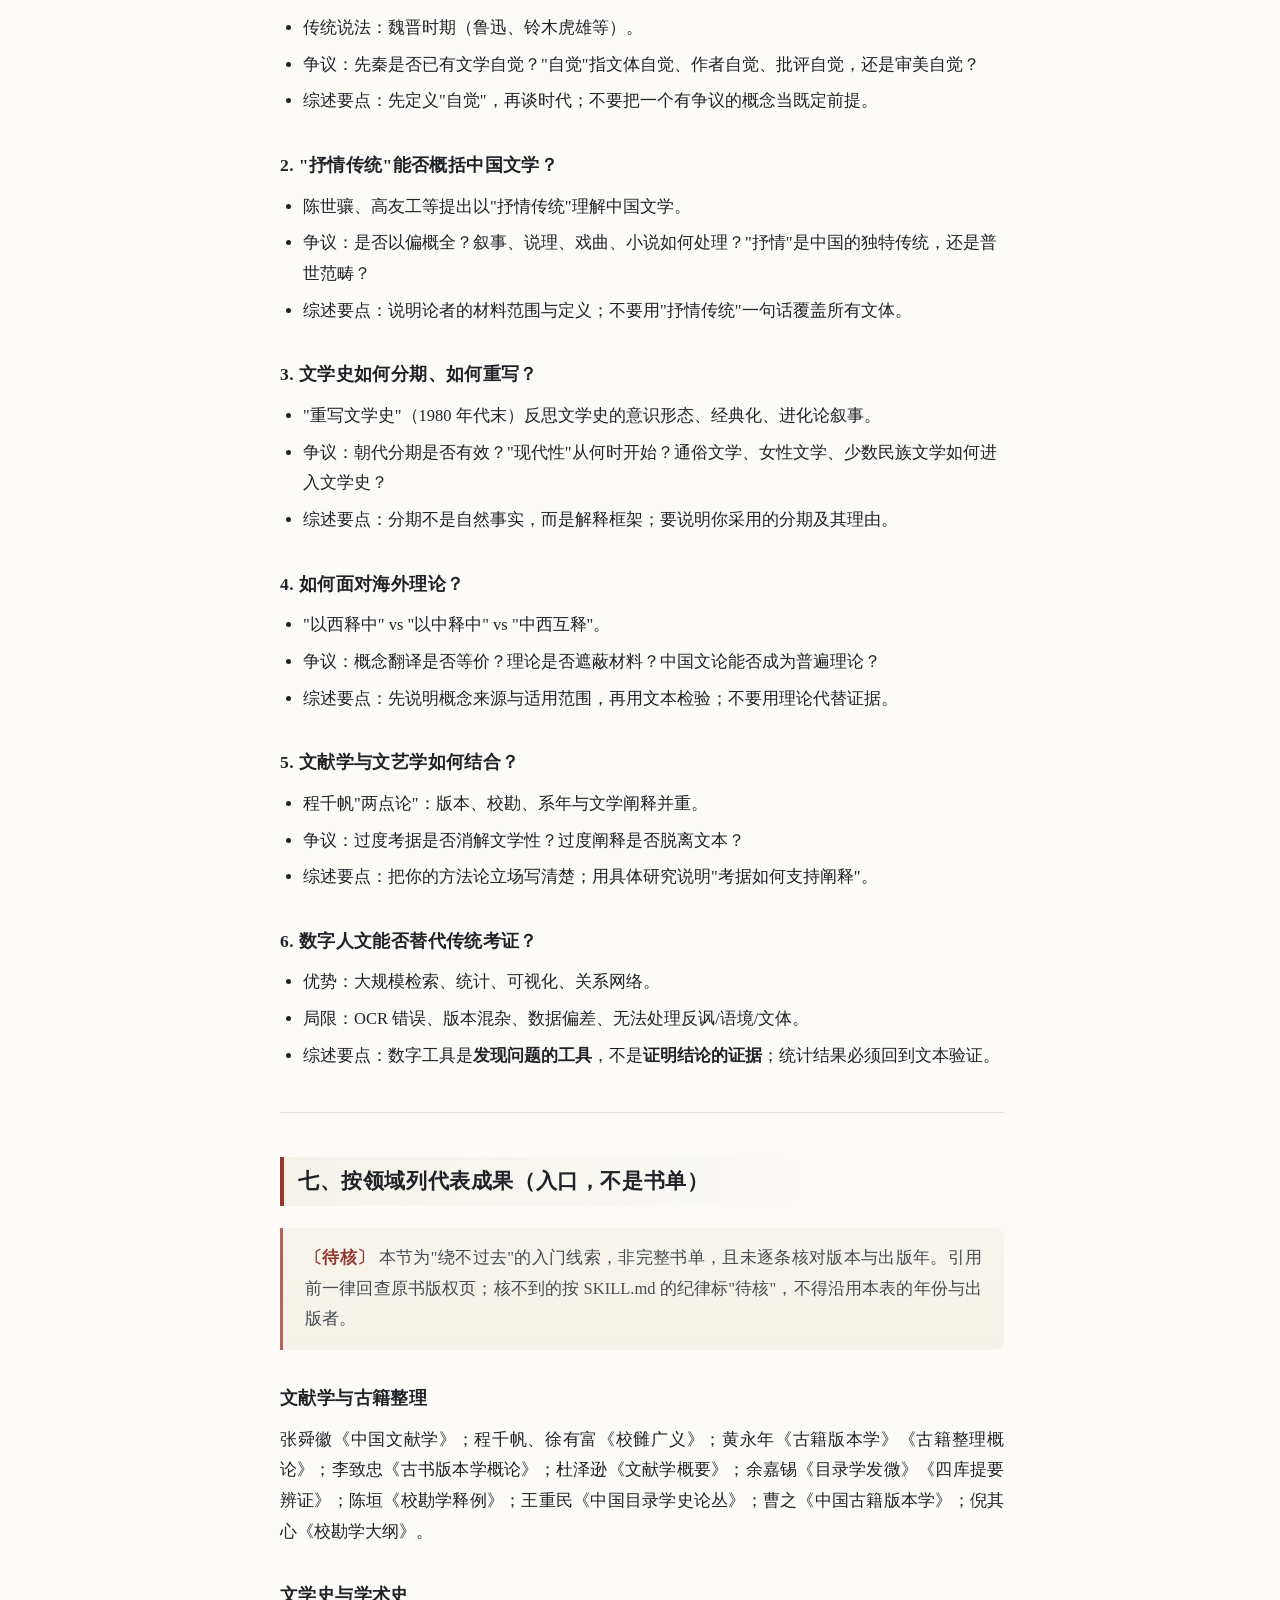
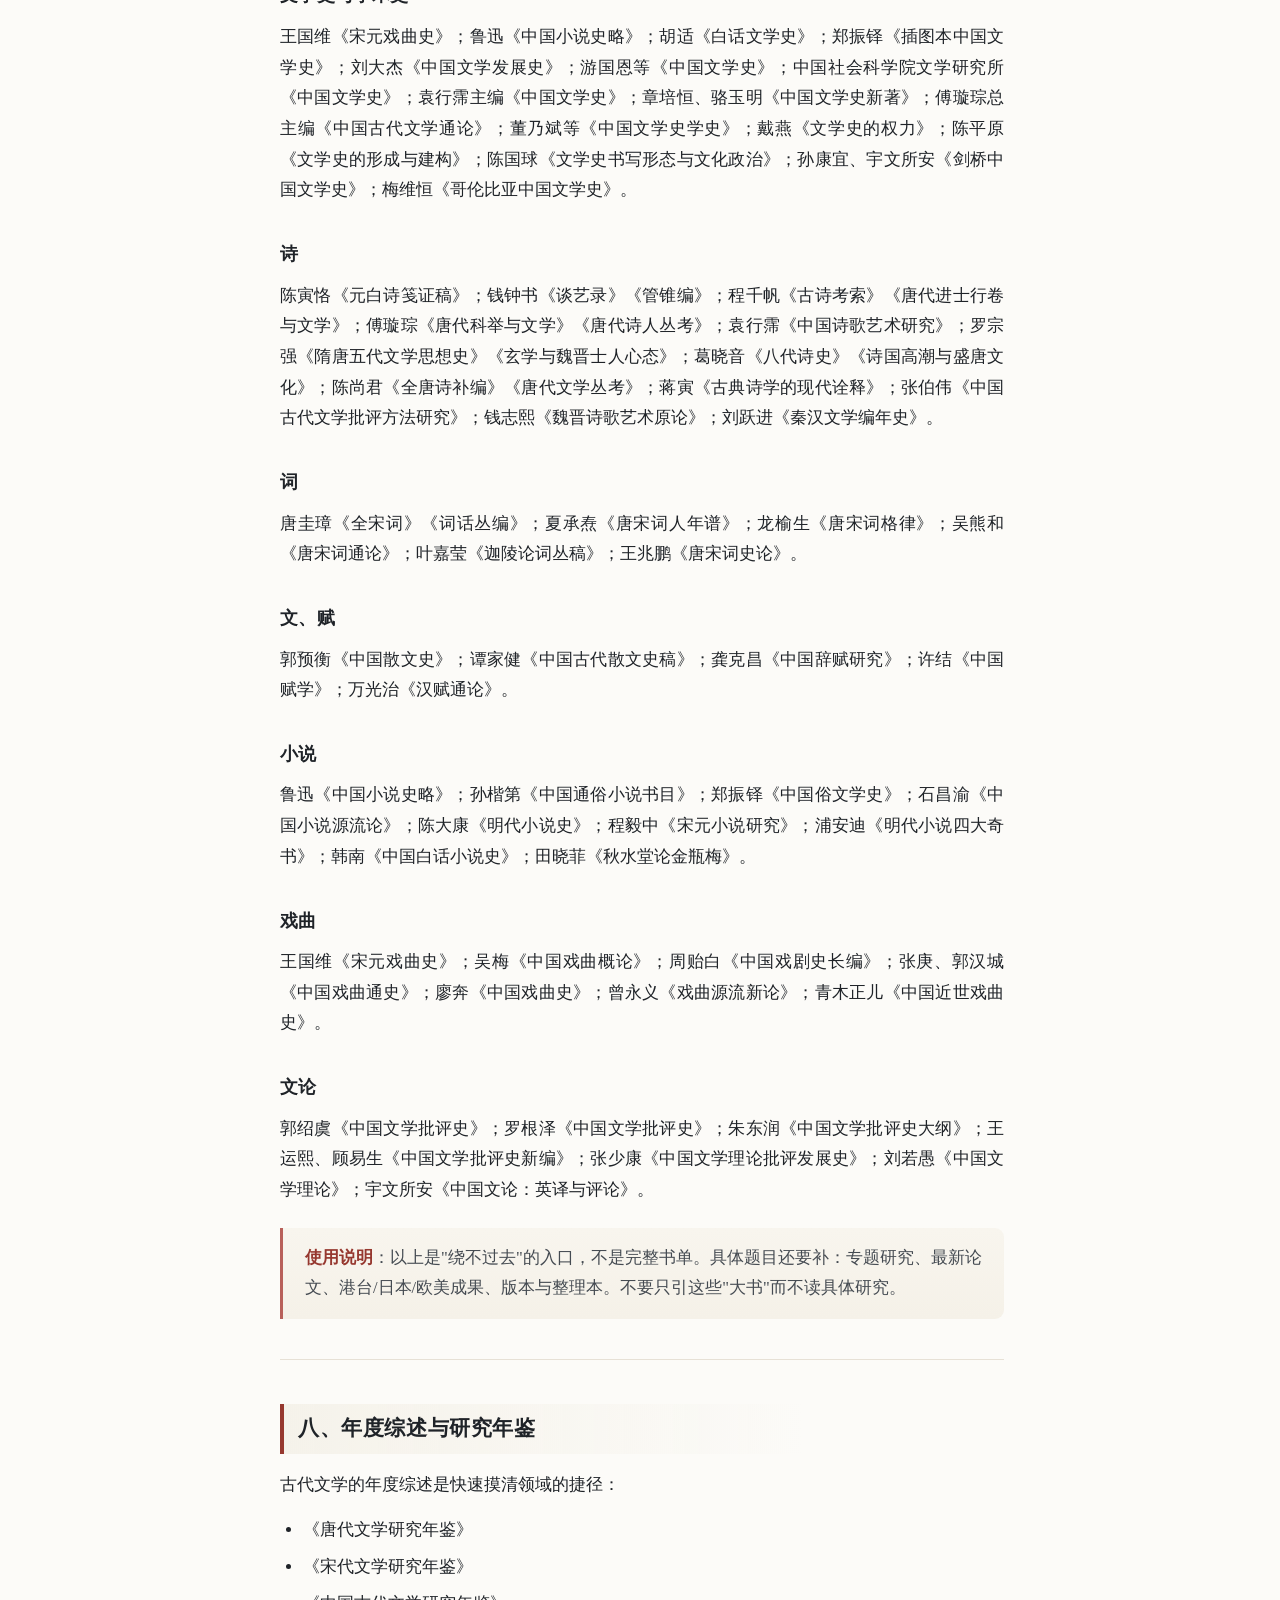
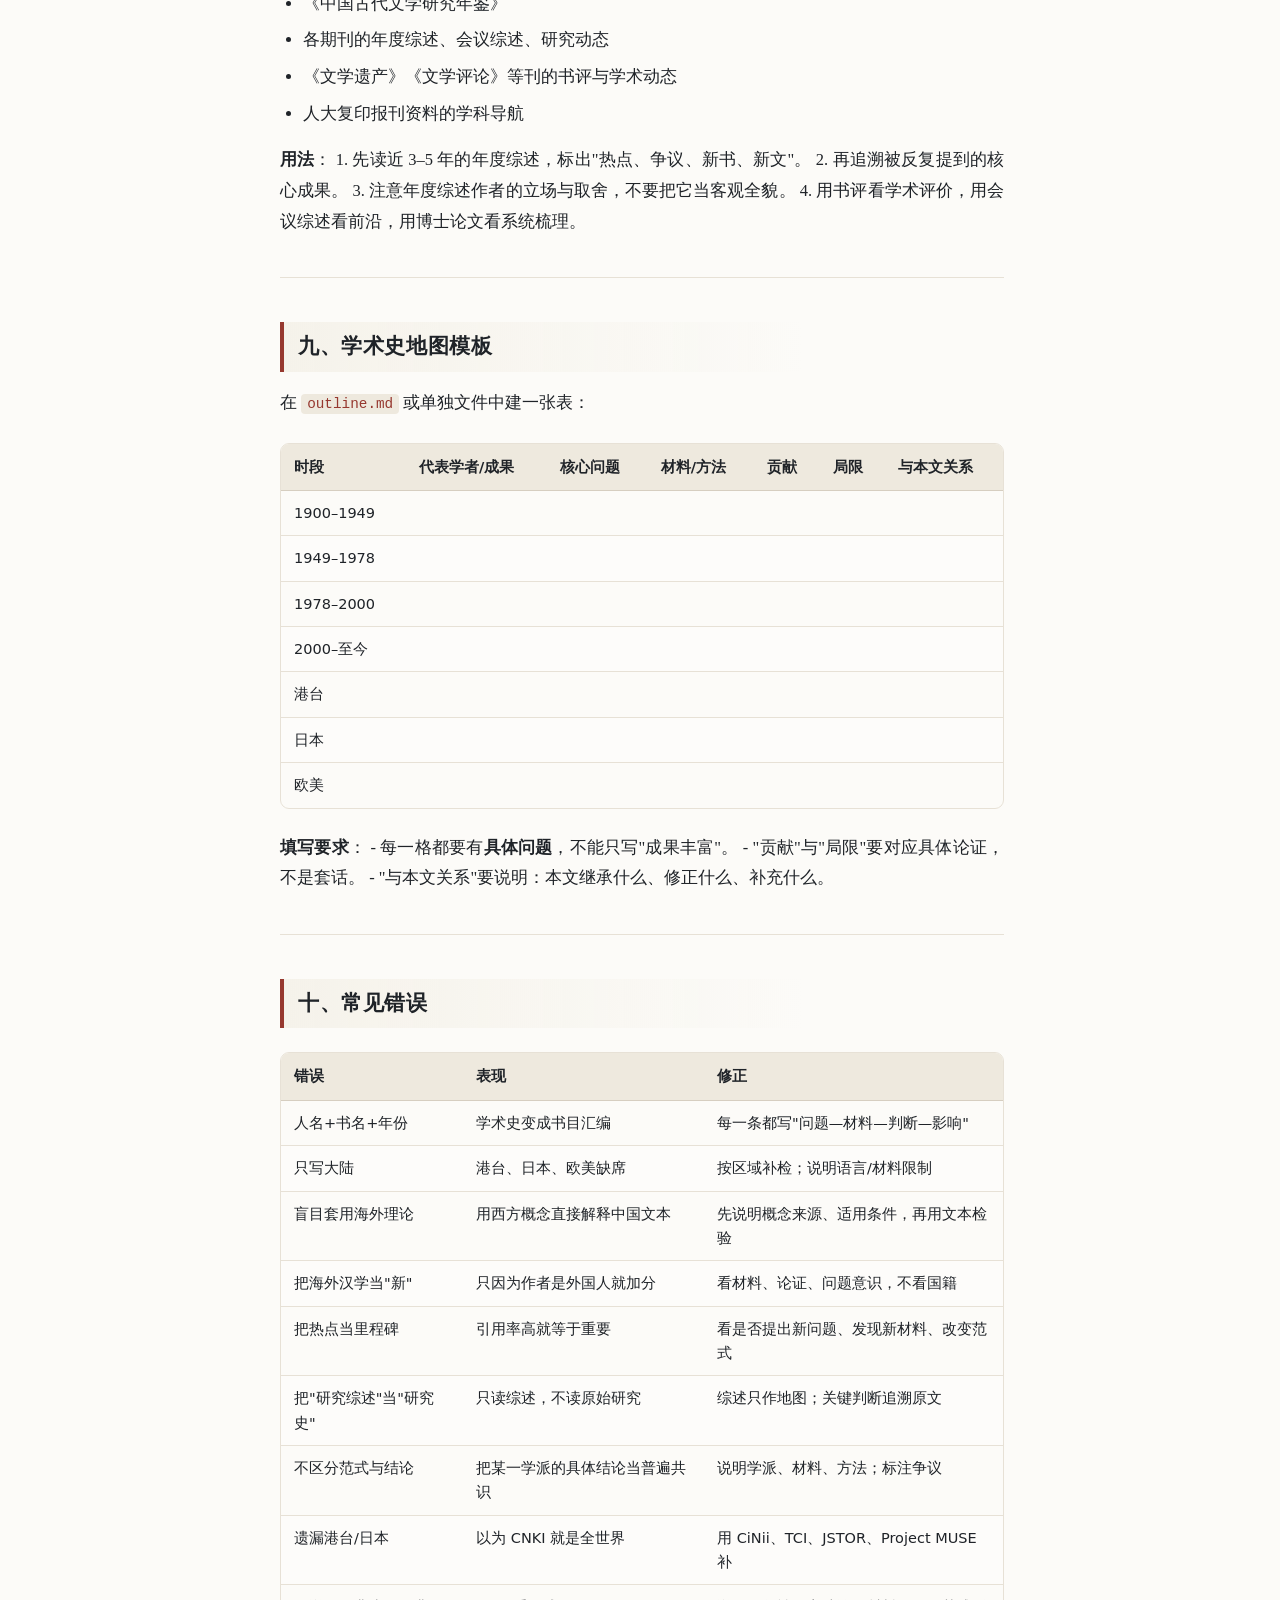
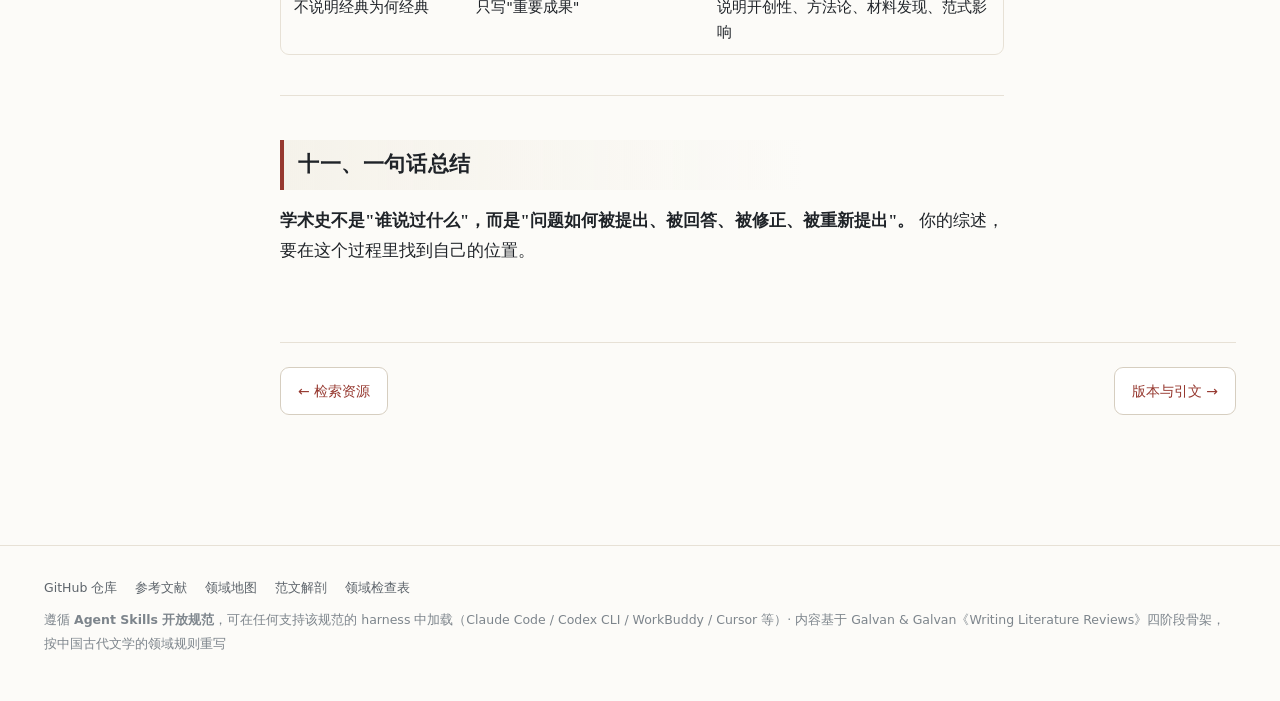
<file: docs/history.html>
<!DOCTYPE html>
<html lang="zh-CN">
<head>
<meta charset="utf-8">
<meta name="viewport" content="width=device-width,initial-scale=1">
<title>学术史与汉学 · 中国古代文学文献综述写作</title>
<meta name="description" content="学术史与汉学">
<link rel="stylesheet" href="assets/style.css">
</head>
<body>
<header class="topbar">
  <span class="prog"></span>
  <div class="brand"><span class="seal">綜</span><b>文献综述写作</b><span>中国古代文学</span></div>
  <div class="spacer"></div>
  <nav>
    <a href="index.html">首页</a>
    <a href="domain.html">领域地图</a>
    <a href="examples.html">范文解剖</a>
    <a href="checklist.html">检查表</a>
    <a href="bib.html">参考文献</a>
  </nav>
  <a class="gh-btn" href="https://github.com/nqd963/literature-review-writing" target="_blank">GitHub</a>
</header>
<div class="wrap">
<aside class="side">
<h4>指南</h4>
<a class="" href="index.html"><i class="num">序</i>首页</a>
<a class="" href="domain.html"><i class="num">壹</i>领域地图</a><a class="" href="examples.html"><i class="num">贰</i>范文解剖</a><a class="" href="model.html"><i class="num">叁</i>示范段落</a><a class="" href="search.html"><i class="num">肆</i>检索资源</a><a class="on" href="history.html"><i class="num">伍</i>学术史与汉学</a><a class="" href="editions.html"><i class="num">陆</i>版本与引文</a><a class="" href="templates.html"><i class="num">柒</i>表式与句式</a><a class="" href="checklist.html"><i class="num">捌</i>领域检查表</a><a class="" href="pipeline.html"><i class="num">玖</i>四阶段流程</a><a class="" href="bib.html"><i class="num">拾</i>参考文献</a>
<h4>资源</h4>
<a href="https://github.com/nqd963/literature-review-writing" target="_blank"><i class="num">↗</i>GitHub 仓库</a>
</aside>
<main>
<div class="grid">
<div class="markdown">
<h1>学术史脉络、代表成果与海外汉学</h1>
<blockquote>
<p>用途：为综述建立"研究史坐标系"。你不需要背下所有人名，但必须知道<strong>你的问题属于哪条脉络、哪些成果绕不过去、海外/港台/日本学者在用什么不同的问题意识</strong>。
所有书目仅作入口，具体版本、页码、观点请回到原书核对。</p>
</blockquote>
<hr />
<h2 id="sec-1">一、为什么古代文学综述必须写学术史<a class="anchor" href="#sec-1">#</a></h2>
<p>古代文学的"研究现状"不是一堆平行论文，而是<strong>层层累积的解释史</strong>：</p>
<ul>
<li>同一部作品，不同时代的学者用不同版本、不同问题、不同理论去读；</li>
<li>许多今天的"常识"，其实是某位学者在特定论战中的判断；</li>
<li>不交代学术史，你会把别人的结论当自己的发现，或把早已被修正的观点当定论。</li>
</ul>
<p><strong>学术史综述的最低标准</strong>：让读者知道，关于这个问题，谁在什么时候、用什么材料、提出了什么判断、又被谁修正。</p>
<hr />
<h2 id="sec-2">二、20 世纪以来大陆学术史的四条脉络<a class="anchor" href="#sec-2">#</a></h2>
<h3 id="sec-3">1. 现代学术建立期（约 1900–1949）<a class="anchor" href="#sec-3">#</a></h3>
<p><strong>关键词</strong>：现代大学制度、文学史书写、白话文运动、古史辨、新材料。</p>
<ul>
<li>文学史成为独立学科：王国维《宋元戏曲史》、鲁迅《中国小说史略》、胡适《白话文学史》、郑振铎《插图本中国文学史》等，把戏曲、小说、俗文学纳入文学史。</li>
<li>史学与文献学的方法进入文学研究：王国维"二重证据法"、陈寅恪"以诗证史"、陈垣校勘学、顾颉刚古史辨。</li>
<li>新材料的发现：甲骨、敦煌遗书、简帛、内阁文库、域外汉籍，改变了问题格局。</li>
<li>核心问题：什么是"文学"？中国文学史如何分期？白话/文言、雅/俗、诗文/小说戏曲的等级如何打破？</li>
</ul>
<p><strong>综述要点</strong>：这一期奠定了现代古代文学研究的问题框架；引用时要区分"开创性判断"与"后来被修正的具体结论"。</p>
<h3 id="sec-4">2. 政治化与研究转型期（约 1949–1978）<a class="anchor" href="#sec-4">#</a></h3>
<p><strong>关键词</strong>：马克思主义文艺观、阶级分析、人民性、现实主义、政治运动。</p>
<ul>
<li>文学研究被纳入统一的理论框架，强调阶级性、人民性、现实主义、反封建。</li>
<li>重要成果与局限并存：一些社会史、农民战争、通俗文学研究被推进；同时存在以论代史、拔高/贬低作家、回避文本复杂性的问题。</li>
<li>文献整理仍在继续：部分总集、别集、年谱、校注本在此期完成或启动。</li>
</ul>
<p><strong>综述要点</strong>：不要简单把这一时期一笔抹掉。要区分<strong>具体文献整理成果</strong>与<strong>理论框架的局限</strong>；引用时说明其问题意识与时代语境。</p>
<h3 id="sec-5">3. 拓展与多元化期（约 1978–2000）<a class="anchor" href="#sec-5">#</a></h3>
<p><strong>关键词</strong>：美学热、新方法热、文化热、重写文学史、宏观研究、古代文论转换、海外汉学引入。</p>
<ul>
<li>美学热：重新讨论文学性、审美特征、意境、抒情传统。</li>
<li>新方法热：系统论、控制论、信息论、心理学、原型批评、结构主义等被引入。</li>
<li>文化热：文化史、思想史、宗教、地域、民俗、出版、科举等视角进入文学研究。</li>
<li>"重写文学史"（1980 年代末）：反思文学史的权力结构、分期、经典化与意识形态。</li>
<li>古代文论的现代转换：意境、气韵、格调、性灵等范畴被重新阐释。</li>
<li>海外汉学大量译介：宇文所安、孙康宜、余英时、叶嘉莹等。</li>
</ul>
<p><strong>综述要点</strong>：这一期是"方法爆炸"期，也是"理论套用"问题的高发期。评价时要问：新方法是否真的解释了文本，还是只换了术语？</p>
<h3 id="sec-6">4. 文献集成与理论自觉期（约 2000–至今）<a class="anchor" href="#sec-6">#</a></h3>
<p><strong>关键词</strong>：文献集成、数据库、文本回归、跨学科、数字人文、全球汉学、去西方中心。</p>
<ul>
<li>大型总集、别集、全集、辑佚、年谱、目录、版本调查持续推出；《全唐五代诗》《全宋诗》《全宋文》《全元文》《全明诗》《全清词》等工程推进。</li>
<li>数据库与数字人文：古籍影像、全文检索、人物数据库、地理信息系统、文本挖掘、社会网络分析。</li>
<li>文本回归：从"宏大理论"回到版本、文本、细读、文体、媒介。</li>
<li>跨学科：书籍史、印刷文化、阅读史、物质文化、情感史、性别研究、生态批评。</li>
<li>全球汉学：不再把欧美理论当唯一标准，强调中国学术的主体性、东亚汉文学的整体性。</li>
<li>核心争论：如何避免"理论套用"与"材料堆砌"的两极？如何在数字化时代做考证？如何重写"中国文学"的世界位置？</li>
</ul>
<p><strong>综述要点</strong>：这一期成果多、更新快，但也泥沙俱下。要区分<strong>新材料的发现</strong>、<strong>新问题的提出</strong>、<strong>新方法的有效应用</strong>与<strong>只是换了包装的旧结论</strong>。</p>
<hr />
<h2 id="sec-7">三、港台学术传统<a class="anchor" href="#sec-7">#</a></h2>
<p>港台的中国古代文学研究，常与大陆形成互补：</p>
<ul>
<li><strong>文献与考据传统</strong>：饶宗颐（敦煌、楚辞、文论）、王叔岷（校勘、庄子）、郑骞（词学）、张以仁（《左传》、词学）、黄永武（唐诗、敦煌）。</li>
<li><strong>文学史与批评</strong>：台静农、林文月（六朝文学）、王梦鸥、柯庆明、张健、陈国球（文学史书写）。</li>
<li><strong>词学</strong>：郑骞、叶嘉莹、吴宏一、孙康宜。</li>
<li><strong>戏曲</strong>：曾永义（戏曲源流、地方戏曲）。</li>
<li><strong>明清与女性文学</strong>：孙康宜、胡晓真、王瑷玲、曹淑娟、严志雄、廖肇亨。</li>
<li><strong>经学、思想史与文学</strong>：余英时、牟润孙、钱穆、严耕望等，虽非文学专业，但常被文学研究引用。</li>
</ul>
<p><strong>港台期刊</strong>：《中国文哲研究集刊》《汉学研究》《台大中文学报》《清华中文学报》《人文中国学报》《岭南学报》《中国文化研究所学报》。</p>
<p><strong>综述要点</strong>：港台研究常有不同的理论语境与材料条件；不要只把港台当"大陆研究的补充"，要说明其独立的问题意识。</p>
<hr />
<h2 id="sec-8">四、日本汉学<a class="anchor" href="#sec-8">#</a></h2>
<p>日本的中国文学研究有深厚的文献学传统与独特的问题意识：</p>
<ul>
<li><strong>京都大学系统</strong>（狩野直喜一脉）：内藤湖南、狩野直喜、铃木虎雄（诗论）、青木正儿（戏曲）、吉川幸次郎、小川环树、清水茂、入矢义高（禅与文学）、兴膳宏、川合康三、浅见洋二。</li>
<li><strong>东京大学系统</strong>：盐谷温（戏曲、俗文学）、竹田晃、田仲一成（戏曲与祭祀）、大木康（明清出版与俗文学）等。〔待核〕</li>
<li><strong>重要领域</strong>：六朝文学、唐诗、宋诗、戏曲、小说、文论、敦煌学、目录学。</li>
</ul>
<blockquote>
<p><strong>学派归属提示</strong>："京都学派／东京学派"的划分在学界本身有争议，且学者常跨机构流动、师承与研究领域也未必与机构一致。<strong>引用本节的学派标签前，请核对该学者的实际任职机构与师承；不确定时只写人名与领域，不写学派。</strong>
- <strong>代表成果</strong>：吉川幸次郎《中国诗史》《宋诗概说》、青木正儿《中国近世戏曲史》、川合康三《终南山的变容》、浅见洋二《距离与想象》、松浦友久《唐诗语汇意象论》、兴膳宏《文心雕龙》研究。
- <strong>特点</strong>：重视<strong>原典细读、语汇考证、版本调查、文学史宏观建构</strong>；常提出大陆学者不易想到的问题。</p>
</blockquote>
<p><strong>检索入口</strong>：CiNii Research、日本全国汉籍数据库、各大学附属图书馆、日文期刊。</p>
<p><strong>综述要点</strong>：日本研究不是"海外汉学"的附属，而是独立的研究传统。引用时要注明日文原文与版本；不要只依赖中译本。</p>
<hr />
<h2 id="sec-9">五、欧美汉学<a class="anchor" href="#sec-9">#</a></h2>
<p>欧美汉学的问题意识、理论框架、材料条件与中文学界差异较大。常见脉络：</p>
<ul>
<li><strong>文本与翻译</strong>：康达维（《文选》英译）、宇文所安（唐诗、文论、文学史）、余宝琳、苏源熙。</li>
<li><strong>文学史与断代</strong>：宇文所安《初唐诗》《盛唐诗》《中国"中世纪"的终结》《追忆》《晚唐》；孙康宜、宇文所安《剑桥中国文学史》；梅维恒《哥伦比亚中国文学史》。</li>
<li><strong>小说与戏曲</strong>：浦安迪《明代小说四大奇书》、韩南《中国白话小说史》、杜德桥、伊维德。</li>
<li><strong>女性与明清文学</strong>：孙康宜、艾朗诺《才女之累》、田晓菲《秋水堂论金瓶梅》。</li>
<li><strong>抒情传统</strong>：陈世骧、高友工、王德威（延伸至现代）。</li>
<li><strong>出土文献与早期中国</strong>：柯马丁《秦始皇石刻》、戴梅可等。</li>
<li><strong>书籍史、印刷文化、阅读史</strong>：包筠雅、周绍明等（视题目）。</li>
</ul>
<p><strong>核心期刊</strong>：T'oung Pao、HJAS、CLEAR、JCLC、Asia Major、Monumenta Serica、JAOS。</p>
<p><strong>综述要点</strong>：
1. 不要把欧美理论当"最新方法"自动加分；先问它是否适合你的材料。
2. 注意翻译问题：中译本可能改变术语、删节、误译；关键概念要核对原文。
3. 注意材料条件：海外学者能看到的版本、数据库、藏品与大陆学者不同。
4. 注意问题传统：他们可能在回答欧美汉学内部的问题，不一定是你的问题。</p>
<hr />
<h2 id="sec-10">六、绕不过去的核心争论<a class="anchor" href="#sec-10">#</a></h2>
<h3 id="sec-11">1. "文学自觉"始于何时？<a class="anchor" href="#sec-11">#</a></h3>
<ul>
<li>传统说法：魏晋时期（鲁迅、铃木虎雄等）。</li>
<li>争议：先秦是否已有文学自觉？"自觉"指文体自觉、作者自觉、批评自觉，还是审美自觉？</li>
<li>综述要点：先定义"自觉"，再谈时代；不要把一个有争议的概念当既定前提。</li>
</ul>
<h3 id="sec-12">2. "抒情传统"能否概括中国文学？<a class="anchor" href="#sec-12">#</a></h3>
<ul>
<li>陈世骧、高友工等提出以"抒情传统"理解中国文学。</li>
<li>争议：是否以偏概全？叙事、说理、戏曲、小说如何处理？"抒情"是中国的独特传统，还是普世范畴？</li>
<li>综述要点：说明论者的材料范围与定义；不要用"抒情传统"一句话覆盖所有文体。</li>
</ul>
<h3 id="sec-13">3. 文学史如何分期、如何重写？<a class="anchor" href="#sec-13">#</a></h3>
<ul>
<li>"重写文学史"（1980 年代末）反思文学史的意识形态、经典化、进化论叙事。</li>
<li>争议：朝代分期是否有效？"现代性"从何时开始？通俗文学、女性文学、少数民族文学如何进入文学史？</li>
<li>综述要点：分期不是自然事实，而是解释框架；要说明你采用的分期及其理由。</li>
</ul>
<h3 id="sec-14">4. 如何面对海外理论？<a class="anchor" href="#sec-14">#</a></h3>
<ul>
<li>"以西释中" vs "以中释中" vs "中西互释"。</li>
<li>争议：概念翻译是否等价？理论是否遮蔽材料？中国文论能否成为普遍理论？</li>
<li>综述要点：先说明概念来源与适用范围，再用文本检验；不要用理论代替证据。</li>
</ul>
<h3 id="sec-15">5. 文献学与文艺学如何结合？<a class="anchor" href="#sec-15">#</a></h3>
<ul>
<li>程千帆"两点论"：版本、校勘、系年与文学阐释并重。</li>
<li>争议：过度考据是否消解文学性？过度阐释是否脱离文本？</li>
<li>综述要点：把你的方法论立场写清楚；用具体研究说明"考据如何支持阐释"。</li>
</ul>
<h3 id="sec-16">6. 数字人文能否替代传统考证？<a class="anchor" href="#sec-16">#</a></h3>
<ul>
<li>优势：大规模检索、统计、可视化、关系网络。</li>
<li>局限：OCR 错误、版本混杂、数据偏差、无法处理反讽/语境/文体。</li>
<li>综述要点：数字工具是<strong>发现问题的工具</strong>，不是<strong>证明结论的证据</strong>；统计结果必须回到文本验证。</li>
</ul>
<hr />
<h2 id="sec-17">七、按领域列代表成果（入口，不是书单）<a class="anchor" href="#sec-17">#</a></h2>
<blockquote>
<p><strong>〔待核〕</strong> 本节为"绕不过去"的入门线索，非完整书单，且未逐条核对版本与出版年。引用前一律回查原书版权页；核不到的按 SKILL.md 的纪律标"待核"，不得沿用本表的年份与出版者。</p>
</blockquote>
<h3 id="sec-18">文献学与古籍整理<a class="anchor" href="#sec-18">#</a></h3>
<p>张舜徽《中国文献学》；程千帆、徐有富《校雠广义》；黄永年《古籍版本学》《古籍整理概论》；李致忠《古书版本学概论》；杜泽逊《文献学概要》；余嘉锡《目录学发微》《四库提要辨证》；陈垣《校勘学释例》；王重民《中国目录学史论丛》；曹之《中国古籍版本学》；倪其心《校勘学大纲》。</p>
<h3 id="sec-19">文学史与学术史<a class="anchor" href="#sec-19">#</a></h3>
<p>王国维《宋元戏曲史》；鲁迅《中国小说史略》；胡适《白话文学史》；郑振铎《插图本中国文学史》；刘大杰《中国文学发展史》；游国恩等《中国文学史》；中国社会科学院文学研究所《中国文学史》；袁行霈主编《中国文学史》；章培恒、骆玉明《中国文学史新著》；傅璇琮总主编《中国古代文学通论》；董乃斌等《中国文学史学史》；戴燕《文学史的权力》；陈平原《文学史的形成与建构》；陈国球《文学史书写形态与文化政治》；孙康宜、宇文所安《剑桥中国文学史》；梅维恒《哥伦比亚中国文学史》。</p>
<h3 id="sec-20">诗<a class="anchor" href="#sec-20">#</a></h3>
<p>陈寅恪《元白诗笺证稿》；钱钟书《谈艺录》《管锥编》；程千帆《古诗考索》《唐代进士行卷与文学》；傅璇琮《唐代科举与文学》《唐代诗人丛考》；袁行霈《中国诗歌艺术研究》；罗宗强《隋唐五代文学思想史》《玄学与魏晋士人心态》；葛晓音《八代诗史》《诗国高潮与盛唐文化》；陈尚君《全唐诗补编》《唐代文学丛考》；蒋寅《古典诗学的现代诠释》；张伯伟《中国古代文学批评方法研究》；钱志熙《魏晋诗歌艺术原论》；刘跃进《秦汉文学编年史》。</p>
<h3 id="sec-21">词<a class="anchor" href="#sec-21">#</a></h3>
<p>唐圭璋《全宋词》《词话丛编》；夏承焘《唐宋词人年谱》；龙榆生《唐宋词格律》；吴熊和《唐宋词通论》；叶嘉莹《迦陵论词丛稿》；王兆鹏《唐宋词史论》。</p>
<h3 id="sec-22">文、赋<a class="anchor" href="#sec-22">#</a></h3>
<p>郭预衡《中国散文史》；谭家健《中国古代散文史稿》；龚克昌《中国辞赋研究》；许结《中国赋学》；万光治《汉赋通论》。</p>
<h3 id="sec-23">小说<a class="anchor" href="#sec-23">#</a></h3>
<p>鲁迅《中国小说史略》；孙楷第《中国通俗小说书目》；郑振铎《中国俗文学史》；石昌渝《中国小说源流论》；陈大康《明代小说史》；程毅中《宋元小说研究》；浦安迪《明代小说四大奇书》；韩南《中国白话小说史》；田晓菲《秋水堂论金瓶梅》。</p>
<h3 id="sec-24">戏曲<a class="anchor" href="#sec-24">#</a></h3>
<p>王国维《宋元戏曲史》；吴梅《中国戏曲概论》；周贻白《中国戏剧史长编》；张庚、郭汉城《中国戏曲通史》；廖奔《中国戏曲史》；曾永义《戏曲源流新论》；青木正儿《中国近世戏曲史》。</p>
<h3 id="sec-25">文论<a class="anchor" href="#sec-25">#</a></h3>
<p>郭绍虞《中国文学批评史》；罗根泽《中国文学批评史》；朱东润《中国文学批评史大纲》；王运熙、顾易生《中国文学批评史新编》；张少康《中国文学理论批评发展史》；刘若愚《中国文学理论》；宇文所安《中国文论：英译与评论》。</p>
<blockquote>
<p><strong>使用说明</strong>：以上是"绕不过去"的入口，不是完整书单。具体题目还要补：专题研究、最新论文、港台/日本/欧美成果、版本与整理本。不要只引这些"大书"而不读具体研究。</p>
</blockquote>
<hr />
<h2 id="sec-26">八、年度综述与研究年鉴<a class="anchor" href="#sec-26">#</a></h2>
<p>古代文学的年度综述是快速摸清领域的捷径：</p>
<ul>
<li>《唐代文学研究年鉴》</li>
<li>《宋代文学研究年鉴》</li>
<li>《中国古代文学研究年鉴》</li>
<li>各期刊的年度综述、会议综述、研究动态</li>
<li>《文学遗产》《文学评论》等刊的书评与学术动态</li>
<li>人大复印报刊资料的学科导航</li>
</ul>
<p><strong>用法</strong>：
1. 先读近 3–5 年的年度综述，标出"热点、争议、新书、新文"。
2. 再追溯被反复提到的核心成果。
3. 注意年度综述作者的立场与取舍，不要把它当客观全貌。
4. 用书评看学术评价，用会议综述看前沿，用博士论文看系统梳理。</p>
<hr />
<h2 id="sec-27">九、学术史地图模板<a class="anchor" href="#sec-27">#</a></h2>
<p>在 <code>outline.md</code> 或单独文件中建一张表：</p>
<table>
<thead>
<tr>
<th>时段</th>
<th>代表学者/成果</th>
<th>核心问题</th>
<th>材料/方法</th>
<th>贡献</th>
<th>局限</th>
<th>与本文关系</th>
</tr>
</thead>
<tbody>
<tr>
<td>1900–1949</td>
<td></td>
<td></td>
<td></td>
<td></td>
<td></td>
<td></td>
</tr>
<tr>
<td>1949–1978</td>
<td></td>
<td></td>
<td></td>
<td></td>
<td></td>
<td></td>
</tr>
<tr>
<td>1978–2000</td>
<td></td>
<td></td>
<td></td>
<td></td>
<td></td>
<td></td>
</tr>
<tr>
<td>2000–至今</td>
<td></td>
<td></td>
<td></td>
<td></td>
<td></td>
<td></td>
</tr>
<tr>
<td>港台</td>
<td></td>
<td></td>
<td></td>
<td></td>
<td></td>
<td></td>
</tr>
<tr>
<td>日本</td>
<td></td>
<td></td>
<td></td>
<td></td>
<td></td>
<td></td>
</tr>
<tr>
<td>欧美</td>
<td></td>
<td></td>
<td></td>
<td></td>
<td></td>
<td></td>
</tr>
</tbody>
</table>
<p><strong>填写要求</strong>：
- 每一格都要有<strong>具体问题</strong>，不能只写"成果丰富"。
- "贡献"与"局限"要对应具体论证，不是套话。
- "与本文关系"要说明：本文继承什么、修正什么、补充什么。</p>
<hr />
<h2 id="sec-28">十、常见错误<a class="anchor" href="#sec-28">#</a></h2>
<table>
<thead>
<tr>
<th>错误</th>
<th>表现</th>
<th>修正</th>
</tr>
</thead>
<tbody>
<tr>
<td>人名+书名+年份</td>
<td>学术史变成书目汇编</td>
<td>每一条都写"问题—材料—判断—影响"</td>
</tr>
<tr>
<td>只写大陆</td>
<td>港台、日本、欧美缺席</td>
<td>按区域补检；说明语言/材料限制</td>
</tr>
<tr>
<td>盲目套用海外理论</td>
<td>用西方概念直接解释中国文本</td>
<td>先说明概念来源、适用条件，再用文本检验</td>
</tr>
<tr>
<td>把海外汉学当"新"</td>
<td>只因为作者是外国人就加分</td>
<td>看材料、论证、问题意识，不看国籍</td>
</tr>
<tr>
<td>把热点当里程碑</td>
<td>引用率高就等于重要</td>
<td>看是否提出新问题、发现新材料、改变范式</td>
</tr>
<tr>
<td>把"研究综述"当"研究史"</td>
<td>只读综述，不读原始研究</td>
<td>综述只作地图；关键判断追溯原文</td>
</tr>
<tr>
<td>不区分范式与结论</td>
<td>把某一学派的具体结论当普遍共识</td>
<td>说明学派、材料、方法；标注争议</td>
</tr>
<tr>
<td>遗漏港台/日本</td>
<td>以为 CNKI 就是全世界</td>
<td>用 CiNii、TCI、JSTOR、Project MUSE 补</td>
</tr>
<tr>
<td>不说明经典为何经典</td>
<td>只写"重要成果"</td>
<td>说明开创性、方法论、材料发现、范式影响</td>
</tr>
</tbody>
</table>
<hr />
<h2 id="sec-29">十一、一句话总结<a class="anchor" href="#sec-29">#</a></h2>
<p><strong>学术史不是"谁说过什么"，而是"问题如何被提出、被回答、被修正、被重新提出"。</strong> 你的综述，要在这个过程里找到自己的位置。</p>
</div>
<nav class="toc"><div class="t-h">本页目录</div><a class="" href="#sec-1">一、为什么古代文学综述必须写学术史</a><a class="" href="#sec-2">二、20 世纪以来大陆学术史的四条脉络</a><a class="lv3" href="#sec-3">1. 现代学术建立期（约 1900–1949）</a><a class="lv3" href="#sec-4">2. 政治化与研究转型期（约 1949–1978）</a><a class="lv3" href="#sec-5">3. 拓展与多元化期（约 1978–2000）</a><a class="lv3" href="#sec-6">4. 文献集成与理论自觉期（约 2000–至今）</a><a class="" href="#sec-7">三、港台学术传统</a><a class="" href="#sec-8">四、日本汉学</a><a class="" href="#sec-9">五、欧美汉学</a><a class="" href="#sec-10">六、绕不过去的核心争论</a><a class="lv3" href="#sec-11">1. "文学自觉"始于何时？</a><a class="lv3" href="#sec-12">2. "抒情传统"能否概括中国文学？</a><a class="lv3" href="#sec-13">3. 文学史如何分期、如何重写？</a><a class="lv3" href="#sec-14">4. 如何面对海外理论？</a><a class="lv3" href="#sec-15">5. 文献学与文艺学如何结合？</a><a class="lv3" href="#sec-16">6. 数字人文能否替代传统考证？</a><a class="" href="#sec-17">七、按领域列代表成果（入口，不是书单）</a><a class="lv3" href="#sec-18">文献学与古籍整理</a><a class="lv3" href="#sec-19">文学史与学术史</a><a class="lv3" href="#sec-20">诗</a><a class="lv3" href="#sec-21">词</a><a class="lv3" href="#sec-22">文、赋</a><a class="lv3" href="#sec-23">小说</a><a class="lv3" href="#sec-24">戏曲</a><a class="lv3" href="#sec-25">文论</a><a class="" href="#sec-26">八、年度综述与研究年鉴</a><a class="" href="#sec-27">九、学术史地图模板</a><a class="" href="#sec-28">十、常见错误</a><a class="" href="#sec-29">十一、一句话总结</a></nav>
</div>
<div class="pager"><a href="search.html">← 检索资源</a><a href="editions.html">版本与引文 →</a></div>
</main>
</div>
<button id="totop" title="回到顶部">↑</button>
<footer>
  <div class="f-links">
    <a href="https://github.com/nqd963/literature-review-writing">GitHub 仓库</a>
    <a href="bib.html">参考文献</a>
    <a href="domain.html">领域地图</a>
    <a href="examples.html">范文解剖</a>
    <a href="checklist.html">领域检查表</a>
  </div>
  遵循 <b>Agent Skills 开放规范</b>，可在任何支持该规范的 harness 中加载（Claude Code / Codex CLI / WorkBuddy / Cursor 等）·
  内容基于 Galvan &amp; Galvan《Writing Literature Reviews》四阶段骨架，按中国古代文学的领域规则重写
</footer>
<script>
(function(){
  var bar=document.querySelector('.topbar .prog'), top=document.getElementById('totop');
  function onScroll(){
    var h=document.documentElement, sc=h.scrollTop||document.body.scrollTop;
    var max=(h.scrollHeight-h.clientHeight)||1;
    if(bar) bar.style.width=Math.min(100,sc/max*100)+'%';
    if(top) top.classList.toggle('show', sc>420);
  }
  addEventListener('scroll',onScroll,{passive:true}); onScroll();
  if(top) top.onclick=function(){scrollTo({top:0,behavior:'smooth'})};
  var links=[].slice.call(document.querySelectorAll('.toc a'));
  var heads=links.map(function(a){return document.getElementById(a.getAttribute('href').slice(1))}).filter(Boolean);
  if(!heads.length) return;
  function mark(){
    var best=0;
    heads.forEach(function(el,i){ if(el.getBoundingClientRect().top<=140) best=i; });
    links.forEach(function(a,i){ a.classList.toggle('on', i===best); });
  }
  addEventListener('scroll',mark,{passive:true}); mark();
})();
</script>
</body>
</html>
</file>
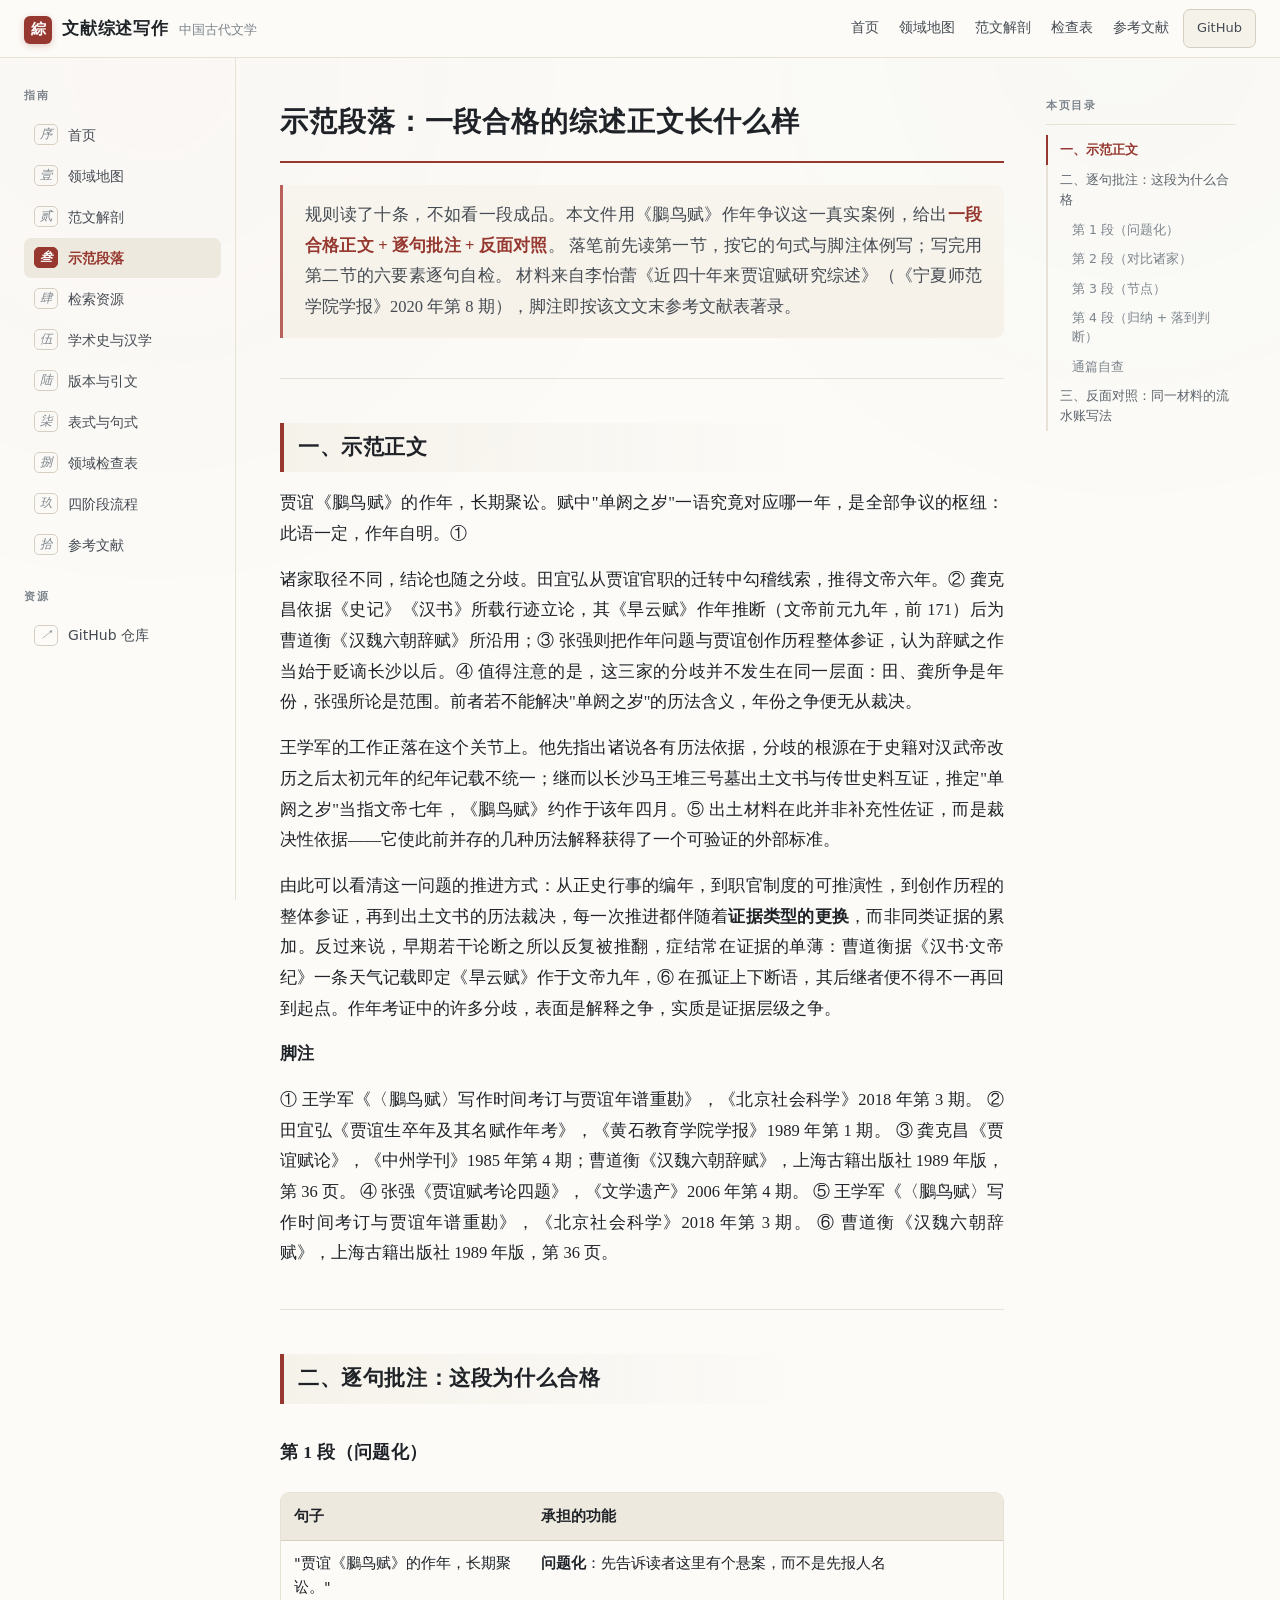
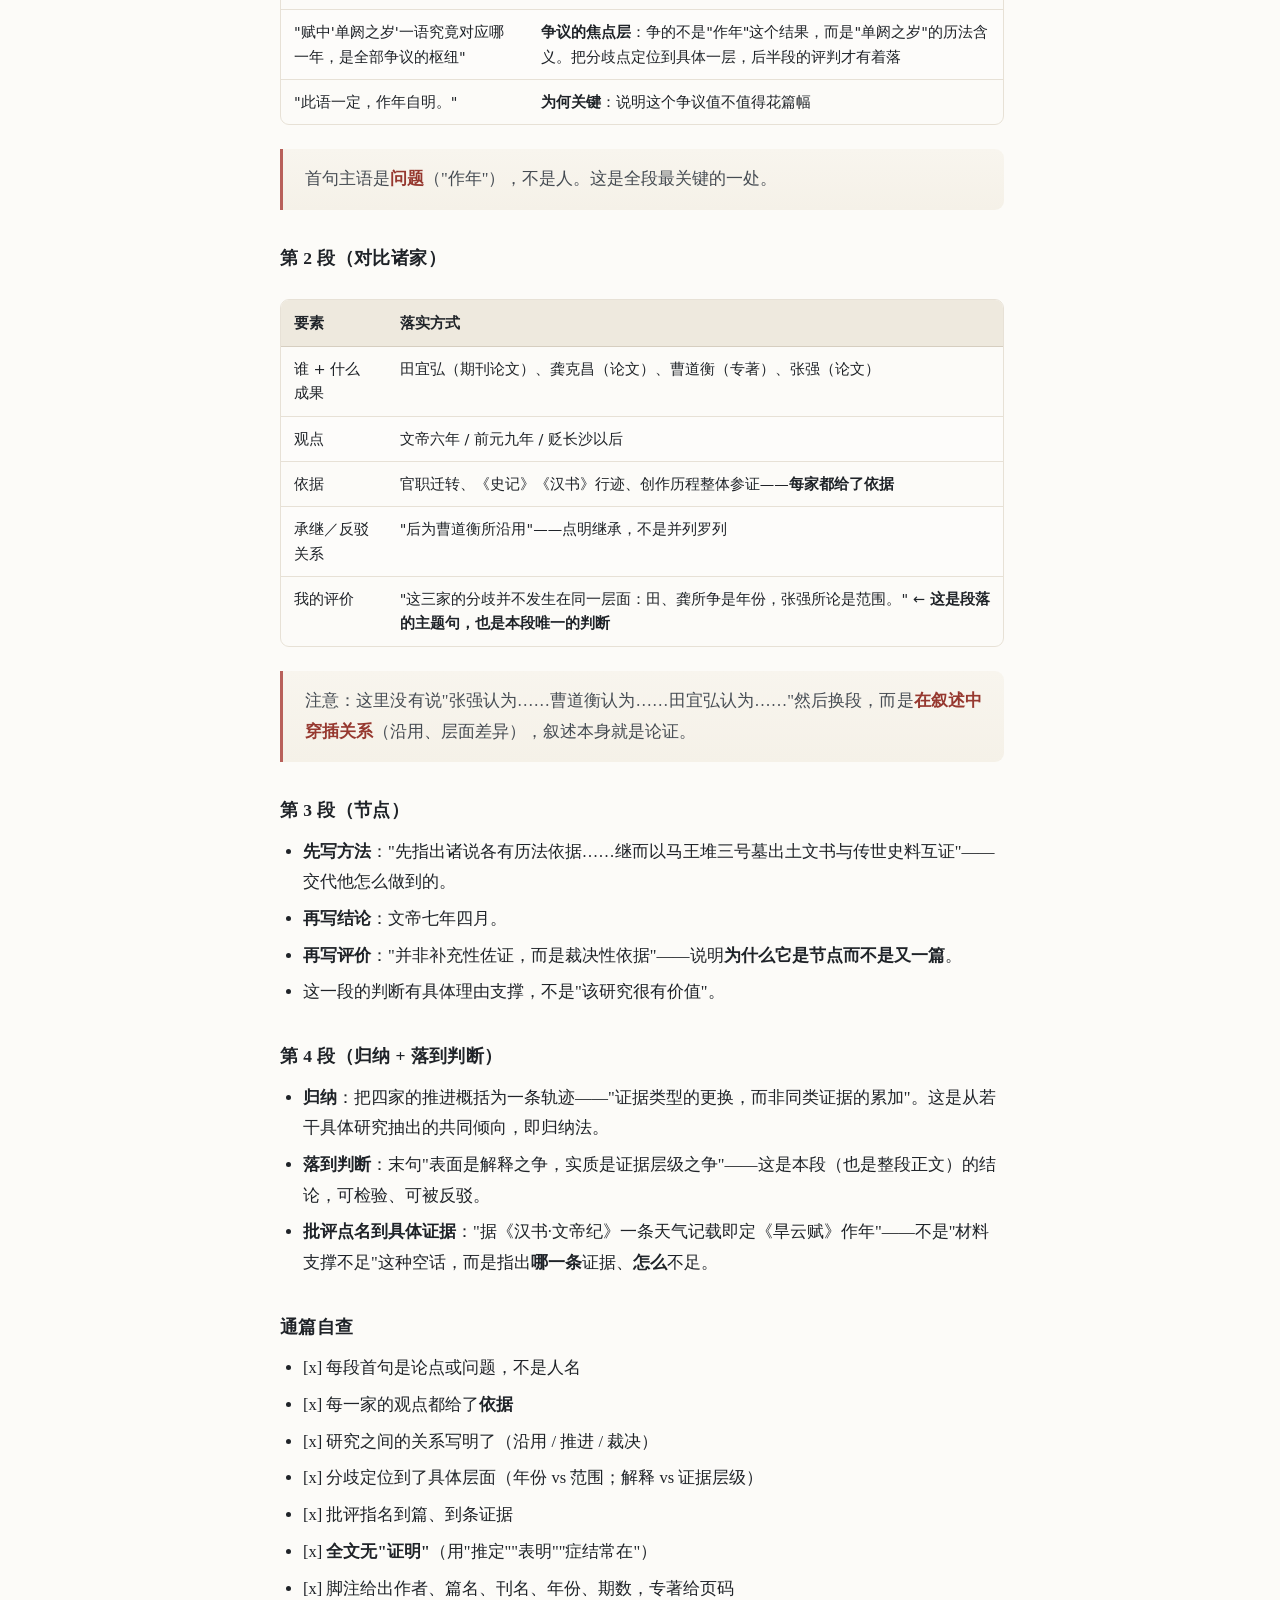
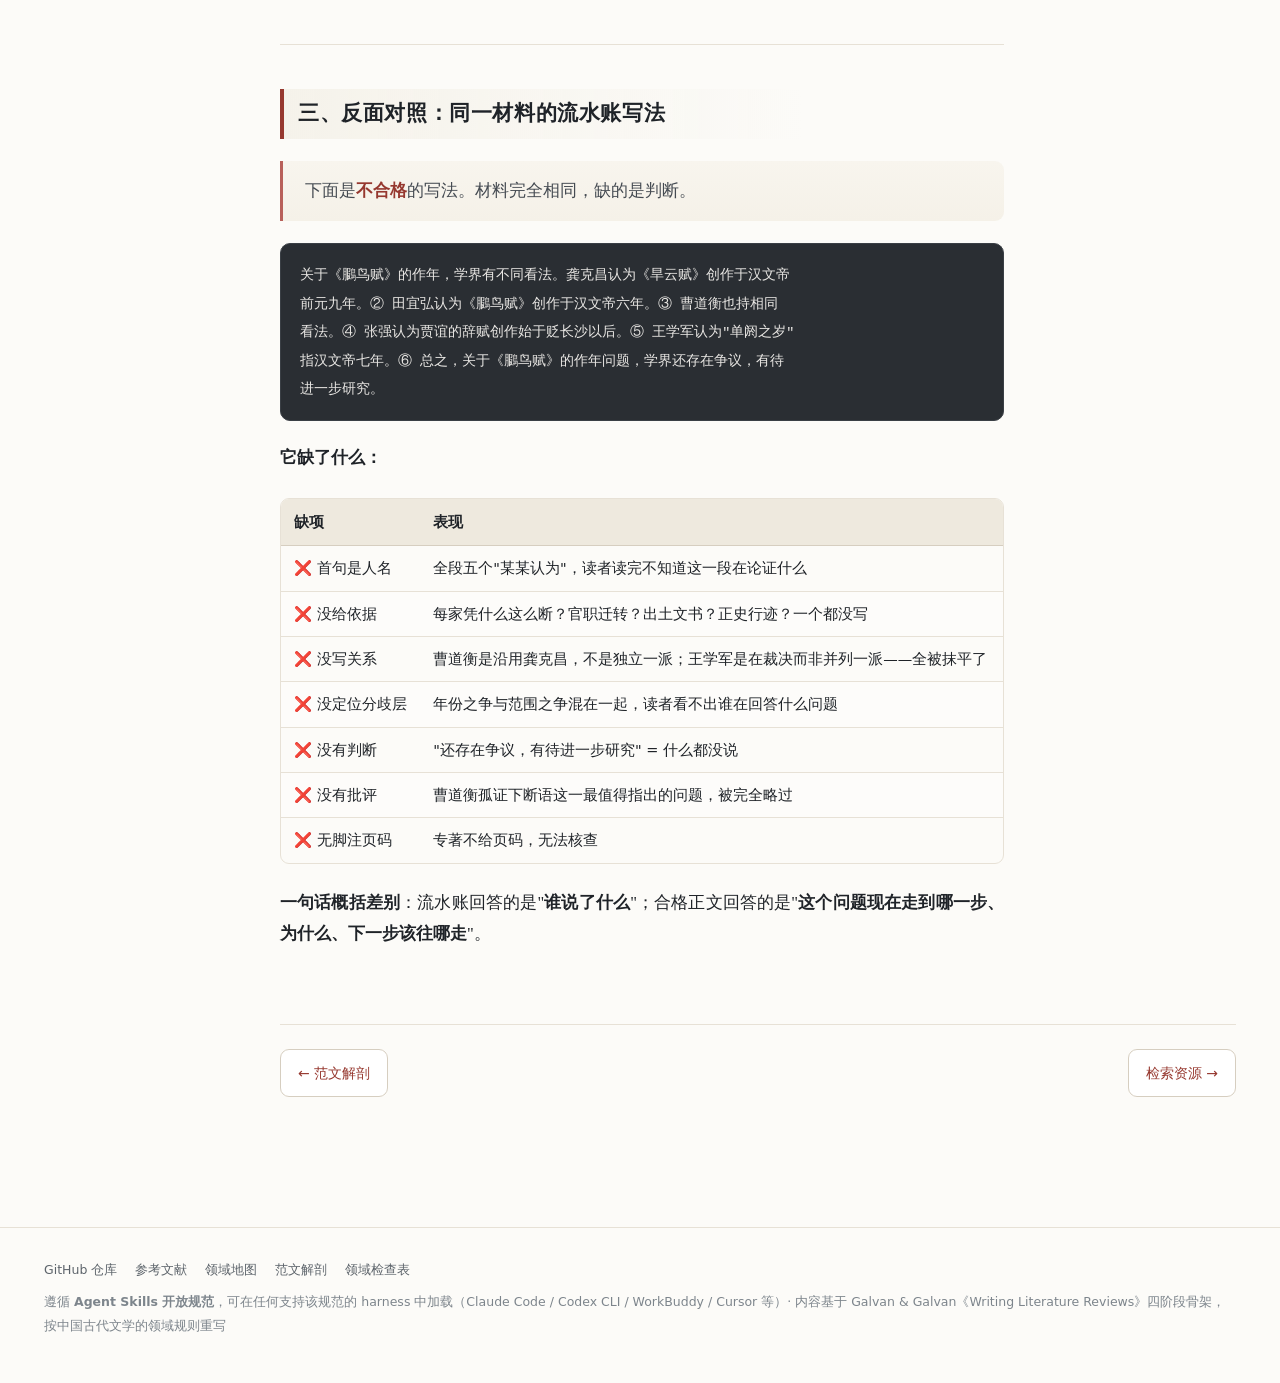
<file: docs/model.html>
<!DOCTYPE html>
<html lang="zh-CN">
<head>
<meta charset="utf-8">
<meta name="viewport" content="width=device-width,initial-scale=1">
<title>示范段落 · 中国古代文学文献综述写作</title>
<meta name="description" content="示范段落">
<link rel="stylesheet" href="assets/style.css">
</head>
<body>
<header class="topbar">
  <span class="prog"></span>
  <div class="brand"><span class="seal">綜</span><b>文献综述写作</b><span>中国古代文学</span></div>
  <div class="spacer"></div>
  <nav>
    <a href="index.html">首页</a>
    <a href="domain.html">领域地图</a>
    <a href="examples.html">范文解剖</a>
    <a href="checklist.html">检查表</a>
    <a href="bib.html">参考文献</a>
  </nav>
  <a class="gh-btn" href="https://github.com/nqd963/literature-review-writing" target="_blank">GitHub</a>
</header>
<div class="wrap">
<aside class="side">
<h4>指南</h4>
<a class="" href="index.html"><i class="num">序</i>首页</a>
<a class="" href="domain.html"><i class="num">壹</i>领域地图</a><a class="" href="examples.html"><i class="num">贰</i>范文解剖</a><a class="on" href="model.html"><i class="num">叁</i>示范段落</a><a class="" href="search.html"><i class="num">肆</i>检索资源</a><a class="" href="history.html"><i class="num">伍</i>学术史与汉学</a><a class="" href="editions.html"><i class="num">陆</i>版本与引文</a><a class="" href="templates.html"><i class="num">柒</i>表式与句式</a><a class="" href="checklist.html"><i class="num">捌</i>领域检查表</a><a class="" href="pipeline.html"><i class="num">玖</i>四阶段流程</a><a class="" href="bib.html"><i class="num">拾</i>参考文献</a>
<h4>资源</h4>
<a href="https://github.com/nqd963/literature-review-writing" target="_blank"><i class="num">↗</i>GitHub 仓库</a>
</aside>
<main>
<div class="grid">
<div class="markdown">
<h1>示范段落：一段合格的综述正文长什么样</h1>
<blockquote>
<p>规则读了十条，不如看一段成品。本文件用《鵩鸟赋》作年争议这一真实案例，给出<strong>一段合格正文 + 逐句批注 + 反面对照</strong>。
落笔前先读第一节，按它的句式与脚注体例写；写完用第二节的六要素逐句自检。
材料来自李怡蕾《近四十年来贾谊赋研究综述》（《宁夏师范学院学报》2020 年第 8 期），脚注即按该文文末参考文献表著录。</p>
</blockquote>
<hr />
<h2 id="sec-1">一、示范正文<a class="anchor" href="#sec-1">#</a></h2>
<p>贾谊《鵩鸟赋》的作年，长期聚讼。赋中"单阏之岁"一语究竟对应哪一年，是全部争议的枢纽：此语一定，作年自明。①</p>
<p>诸家取径不同，结论也随之分歧。田宜弘从贾谊官职的迁转中勾稽线索，推得文帝六年。② 龚克昌依据《史记》《汉书》所载行迹立论，其《旱云赋》作年推断（文帝前元九年，前 171）后为曹道衡《汉魏六朝辞赋》所沿用；③ 张强则把作年问题与贾谊创作历程整体参证，认为辞赋之作当始于贬谪长沙以后。④ 值得注意的是，这三家的分歧并不发生在同一层面：田、龚所争是年份，张强所论是范围。前者若不能解决"单阏之岁"的历法含义，年份之争便无从裁决。</p>
<p>王学军的工作正落在这个关节上。他先指出诸说各有历法依据，分歧的根源在于史籍对汉武帝改历之后太初元年的纪年记载不统一；继而以长沙马王堆三号墓出土文书与传世史料互证，推定"单阏之岁"当指文帝七年，《鵩鸟赋》约作于该年四月。⑤ 出土材料在此并非补充性佐证，而是裁决性依据——它使此前并存的几种历法解释获得了一个可验证的外部标准。</p>
<p>由此可以看清这一问题的推进方式：从正史行事的编年，到职官制度的可推演性，到创作历程的整体参证，再到出土文书的历法裁决，每一次推进都伴随着<strong>证据类型的更换</strong>，而非同类证据的累加。反过来说，早期若干论断之所以反复被推翻，症结常在证据的单薄：曹道衡据《汉书·文帝纪》一条天气记载即定《旱云赋》作于文帝九年，⑥ 在孤证上下断语，其后继者便不得不一再回到起点。作年考证中的许多分歧，表面是解释之争，实质是证据层级之争。</p>
<p><strong>脚注</strong></p>
<p>① 王学军《〈鵩鸟赋〉写作时间考订与贾谊年谱重勘》，《北京社会科学》2018 年第 3 期。
② 田宜弘《贾谊生卒年及其名赋作年考》，《黄石教育学院学报》1989 年第 1 期。
③ 龚克昌《贾谊赋论》，《中州学刊》1985 年第 4 期；曹道衡《汉魏六朝辞赋》，上海古籍出版社 1989 年版，第 36 页。
④ 张强《贾谊赋考论四题》，《文学遗产》2006 年第 4 期。
⑤ 王学军《〈鵩鸟赋〉写作时间考订与贾谊年谱重勘》，《北京社会科学》2018 年第 3 期。
⑥ 曹道衡《汉魏六朝辞赋》，上海古籍出版社 1989 年版，第 36 页。</p>
<hr />
<h2 id="sec-2">二、逐句批注：这段为什么合格<a class="anchor" href="#sec-2">#</a></h2>
<h3 id="sec-3">第 1 段（问题化）<a class="anchor" href="#sec-3">#</a></h3>
<table>
<thead>
<tr>
<th>句子</th>
<th>承担的功能</th>
</tr>
</thead>
<tbody>
<tr>
<td>"贾谊《鵩鸟赋》的作年，长期聚讼。"</td>
<td><strong>问题化</strong>：先告诉读者这里有个悬案，而不是先报人名</td>
</tr>
<tr>
<td>"赋中'单阏之岁'一语究竟对应哪一年，是全部争议的枢纽"</td>
<td><strong>争议的焦点层</strong>：争的不是"作年"这个结果，而是"单阏之岁"的历法含义。把分歧点定位到具体一层，后半段的评判才有着落</td>
</tr>
<tr>
<td>"此语一定，作年自明。"</td>
<td><strong>为何关键</strong>：说明这个争议值不值得花篇幅</td>
</tr>
</tbody>
</table>
<blockquote>
<p>首句主语是<strong>问题</strong>（"作年"），不是人。这是全段最关键的一处。</p>
</blockquote>
<h3 id="sec-4">第 2 段（对比诸家）<a class="anchor" href="#sec-4">#</a></h3>
<table>
<thead>
<tr>
<th>要素</th>
<th>落实方式</th>
</tr>
</thead>
<tbody>
<tr>
<td>谁 + 什么成果</td>
<td>田宜弘（期刊论文）、龚克昌（论文）、曹道衡（专著）、张强（论文）</td>
</tr>
<tr>
<td>观点</td>
<td>文帝六年 / 前元九年 / 贬长沙以后</td>
</tr>
<tr>
<td>依据</td>
<td>官职迁转、《史记》《汉书》行迹、创作历程整体参证——<strong>每家都给了依据</strong></td>
</tr>
<tr>
<td>承继／反驳关系</td>
<td>"后为曹道衡所沿用"——点明继承，不是并列罗列</td>
</tr>
<tr>
<td>我的评价</td>
<td>"这三家的分歧并不发生在同一层面：田、龚所争是年份，张强所论是范围。" ← <strong>这是段落的主题句，也是本段唯一的判断</strong></td>
</tr>
</tbody>
</table>
<blockquote>
<p>注意：这里没有说"张强认为……曹道衡认为……田宜弘认为……"然后换段，而是<strong>在叙述中穿插关系</strong>（沿用、层面差异），叙述本身就是论证。</p>
</blockquote>
<h3 id="sec-5">第 3 段（节点）<a class="anchor" href="#sec-5">#</a></h3>
<ul>
<li><strong>先写方法</strong>："先指出诸说各有历法依据……继而以马王堆三号墓出土文书与传世史料互证"——交代他怎么做到的。</li>
<li><strong>再写结论</strong>：文帝七年四月。</li>
<li><strong>再写评价</strong>："并非补充性佐证，而是裁决性依据"——说明<strong>为什么它是节点而不是又一篇</strong>。</li>
<li>这一段的判断有具体理由支撑，不是"该研究很有价值"。</li>
</ul>
<h3 id="sec-6">第 4 段（归纳 + 落到判断）<a class="anchor" href="#sec-6">#</a></h3>
<ul>
<li><strong>归纳</strong>：把四家的推进概括为一条轨迹——"证据类型的更换，而非同类证据的累加"。这是从若干具体研究抽出的共同倾向，即归纳法。</li>
<li><strong>落到判断</strong>：末句"表面是解释之争，实质是证据层级之争"——这是本段（也是整段正文）的结论，可检验、可被反驳。</li>
<li><strong>批评点名到具体证据</strong>："据《汉书·文帝纪》一条天气记载即定《旱云赋》作年"——不是"材料支撑不足"这种空话，而是指出<strong>哪一条</strong>证据、<strong>怎么</strong>不足。</li>
</ul>
<h3 id="sec-7">通篇自查<a class="anchor" href="#sec-7">#</a></h3>
<ul>
<li>[x] 每段首句是论点或问题，不是人名</li>
<li>[x] 每一家的观点都给了<strong>依据</strong></li>
<li>[x] 研究之间的关系写明了（沿用 / 推进 / 裁决）</li>
<li>[x] 分歧定位到了具体层面（年份 vs 范围；解释 vs 证据层级）</li>
<li>[x] 批评指名到篇、到条证据</li>
<li>[x] <strong>全文无"证明"</strong>（用"推定""表明""症结常在"）</li>
<li>[x] 脚注给出作者、篇名、刊名、年份、期数，专著给页码</li>
</ul>
<hr />
<h2 id="sec-8">三、反面对照：同一材料的流水账写法<a class="anchor" href="#sec-8">#</a></h2>
<blockquote>
<p>下面是<strong>不合格</strong>的写法。材料完全相同，缺的是判断。</p>
</blockquote>
<pre><code>关于《鵩鸟赋》的作年，学界有不同看法。龚克昌认为《旱云赋》创作于汉文帝
前元九年。② 田宜弘认为《鵩鸟赋》创作于汉文帝六年。③ 曹道衡也持相同
看法。④ 张强认为贾谊的辞赋创作始于贬长沙以后。⑤ 王学军认为&quot;单阏之岁&quot;
指汉文帝七年。⑥ 总之，关于《鵩鸟赋》的作年问题，学界还存在争议，有待
进一步研究。
</code></pre>
<p><strong>它缺了什么：</strong></p>
<table>
<thead>
<tr>
<th>缺项</th>
<th>表现</th>
</tr>
</thead>
<tbody>
<tr>
<td>❌ 首句是人名</td>
<td>全段五个"某某认为"，读者读完不知道这一段在论证什么</td>
</tr>
<tr>
<td>❌ 没给依据</td>
<td>每家凭什么这么断？官职迁转？出土文书？正史行迹？一个都没写</td>
</tr>
<tr>
<td>❌ 没写关系</td>
<td>曹道衡是沿用龚克昌，不是独立一派；王学军是在裁决而非并列一派——全被抹平了</td>
</tr>
<tr>
<td>❌ 没定位分歧层</td>
<td>年份之争与范围之争混在一起，读者看不出谁在回答什么问题</td>
</tr>
<tr>
<td>❌ 没有判断</td>
<td>"还存在争议，有待进一步研究" = 什么都没说</td>
</tr>
<tr>
<td>❌ 没有批评</td>
<td>曹道衡孤证下断语这一最值得指出的问题，被完全略过</td>
</tr>
<tr>
<td>❌ 无脚注页码</td>
<td>专著不给页码，无法核查</td>
</tr>
</tbody>
</table>
<p><strong>一句话概括差别</strong>：流水账回答的是"<strong>谁说了什么</strong>"；合格正文回答的是"<strong>这个问题现在走到哪一步、为什么、下一步该往哪走</strong>"。</p>
</div>
<nav class="toc"><div class="t-h">本页目录</div><a class="" href="#sec-1">一、示范正文</a><a class="" href="#sec-2">二、逐句批注：这段为什么合格</a><a class="lv3" href="#sec-3">第 1 段（问题化）</a><a class="lv3" href="#sec-4">第 2 段（对比诸家）</a><a class="lv3" href="#sec-5">第 3 段（节点）</a><a class="lv3" href="#sec-6">第 4 段（归纳 + 落到判断）</a><a class="lv3" href="#sec-7">通篇自查</a><a class="" href="#sec-8">三、反面对照：同一材料的流水账写法</a></nav>
</div>
<div class="pager"><a href="examples.html">← 范文解剖</a><a href="search.html">检索资源 →</a></div>
</main>
</div>
<button id="totop" title="回到顶部">↑</button>
<footer>
  <div class="f-links">
    <a href="https://github.com/nqd963/literature-review-writing">GitHub 仓库</a>
    <a href="bib.html">参考文献</a>
    <a href="domain.html">领域地图</a>
    <a href="examples.html">范文解剖</a>
    <a href="checklist.html">领域检查表</a>
  </div>
  遵循 <b>Agent Skills 开放规范</b>，可在任何支持该规范的 harness 中加载（Claude Code / Codex CLI / WorkBuddy / Cursor 等）·
  内容基于 Galvan &amp; Galvan《Writing Literature Reviews》四阶段骨架，按中国古代文学的领域规则重写
</footer>
<script>
(function(){
  var bar=document.querySelector('.topbar .prog'), top=document.getElementById('totop');
  function onScroll(){
    var h=document.documentElement, sc=h.scrollTop||document.body.scrollTop;
    var max=(h.scrollHeight-h.clientHeight)||1;
    if(bar) bar.style.width=Math.min(100,sc/max*100)+'%';
    if(top) top.classList.toggle('show', sc>420);
  }
  addEventListener('scroll',onScroll,{passive:true}); onScroll();
  if(top) top.onclick=function(){scrollTo({top:0,behavior:'smooth'})};
  var links=[].slice.call(document.querySelectorAll('.toc a'));
  var heads=links.map(function(a){return document.getElementById(a.getAttribute('href').slice(1))}).filter(Boolean);
  if(!heads.length) return;
  function mark(){
    var best=0;
    heads.forEach(function(el,i){ if(el.getBoundingClientRect().top<=140) best=i; });
    links.forEach(function(a,i){ a.classList.toggle('on', i===best); });
  }
  addEventListener('scroll',mark,{passive:true}); mark();
})();
</script>
</body>
</html>
</file>
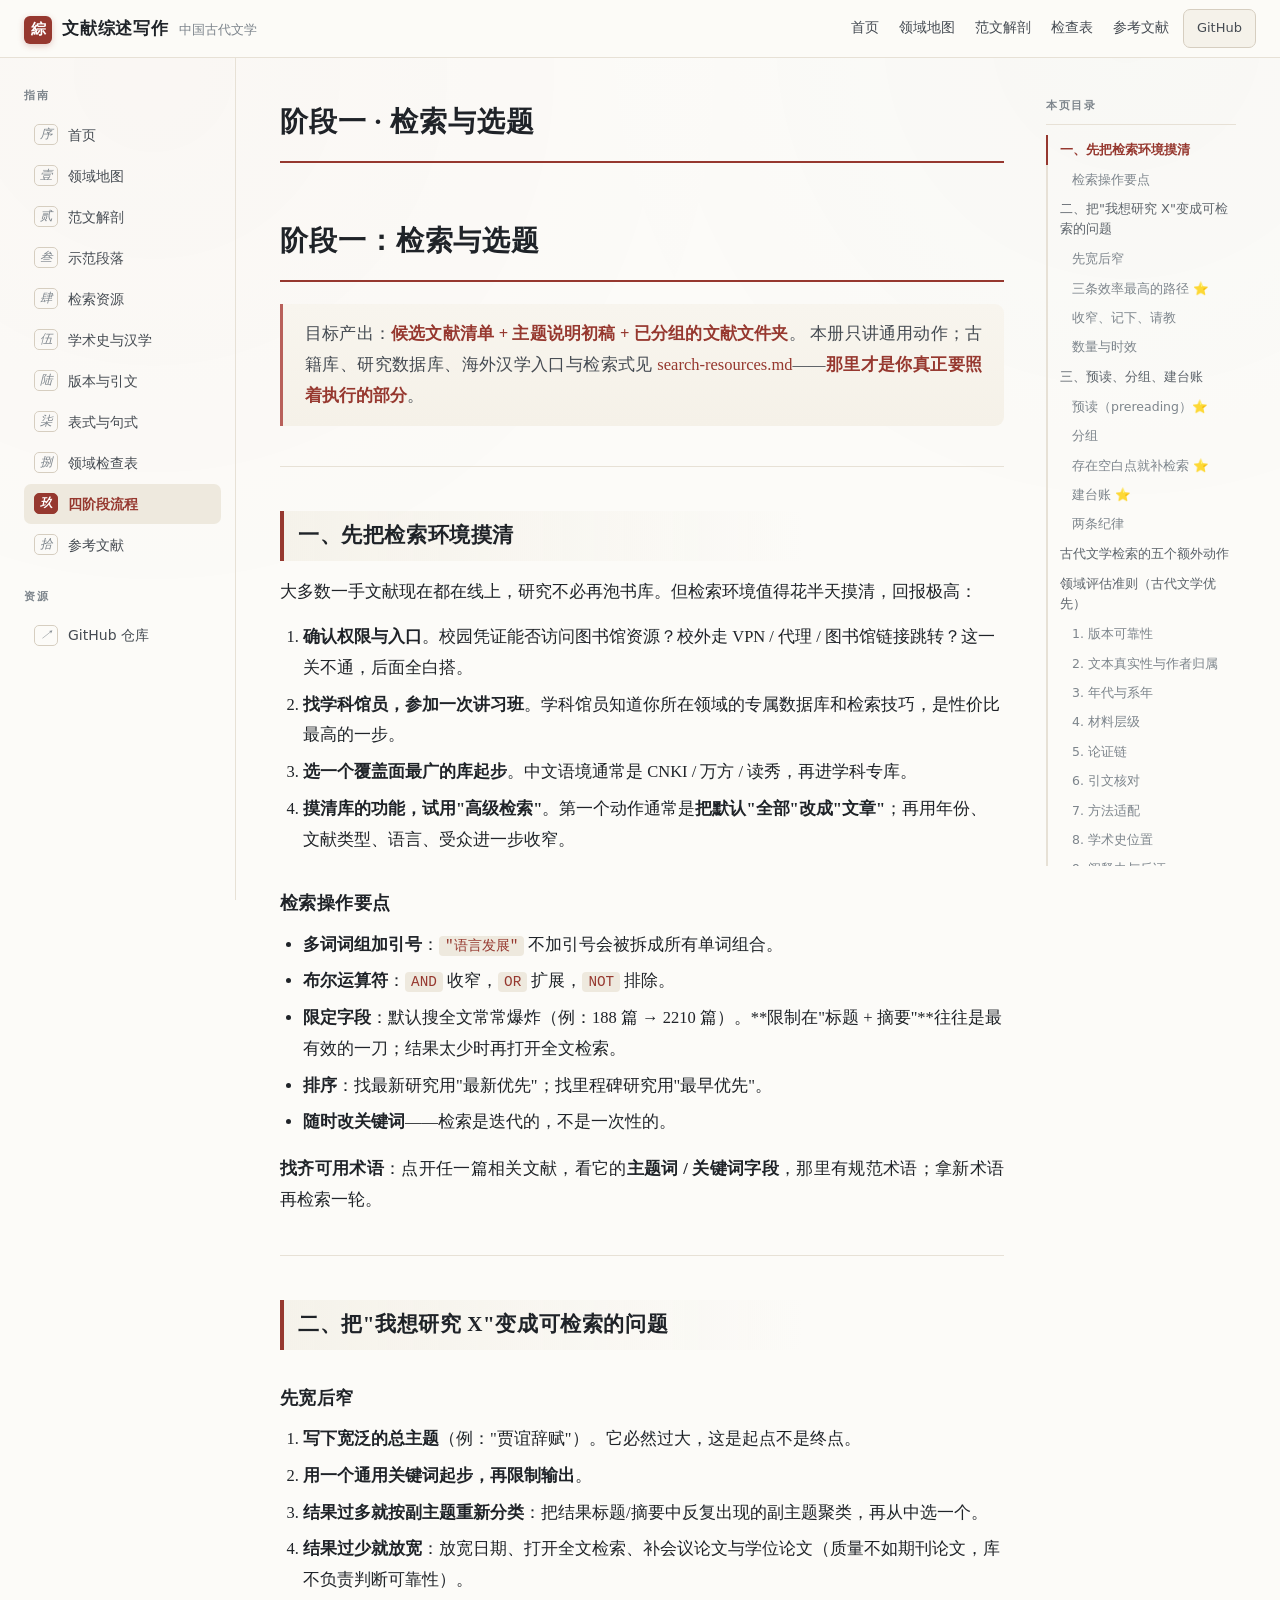
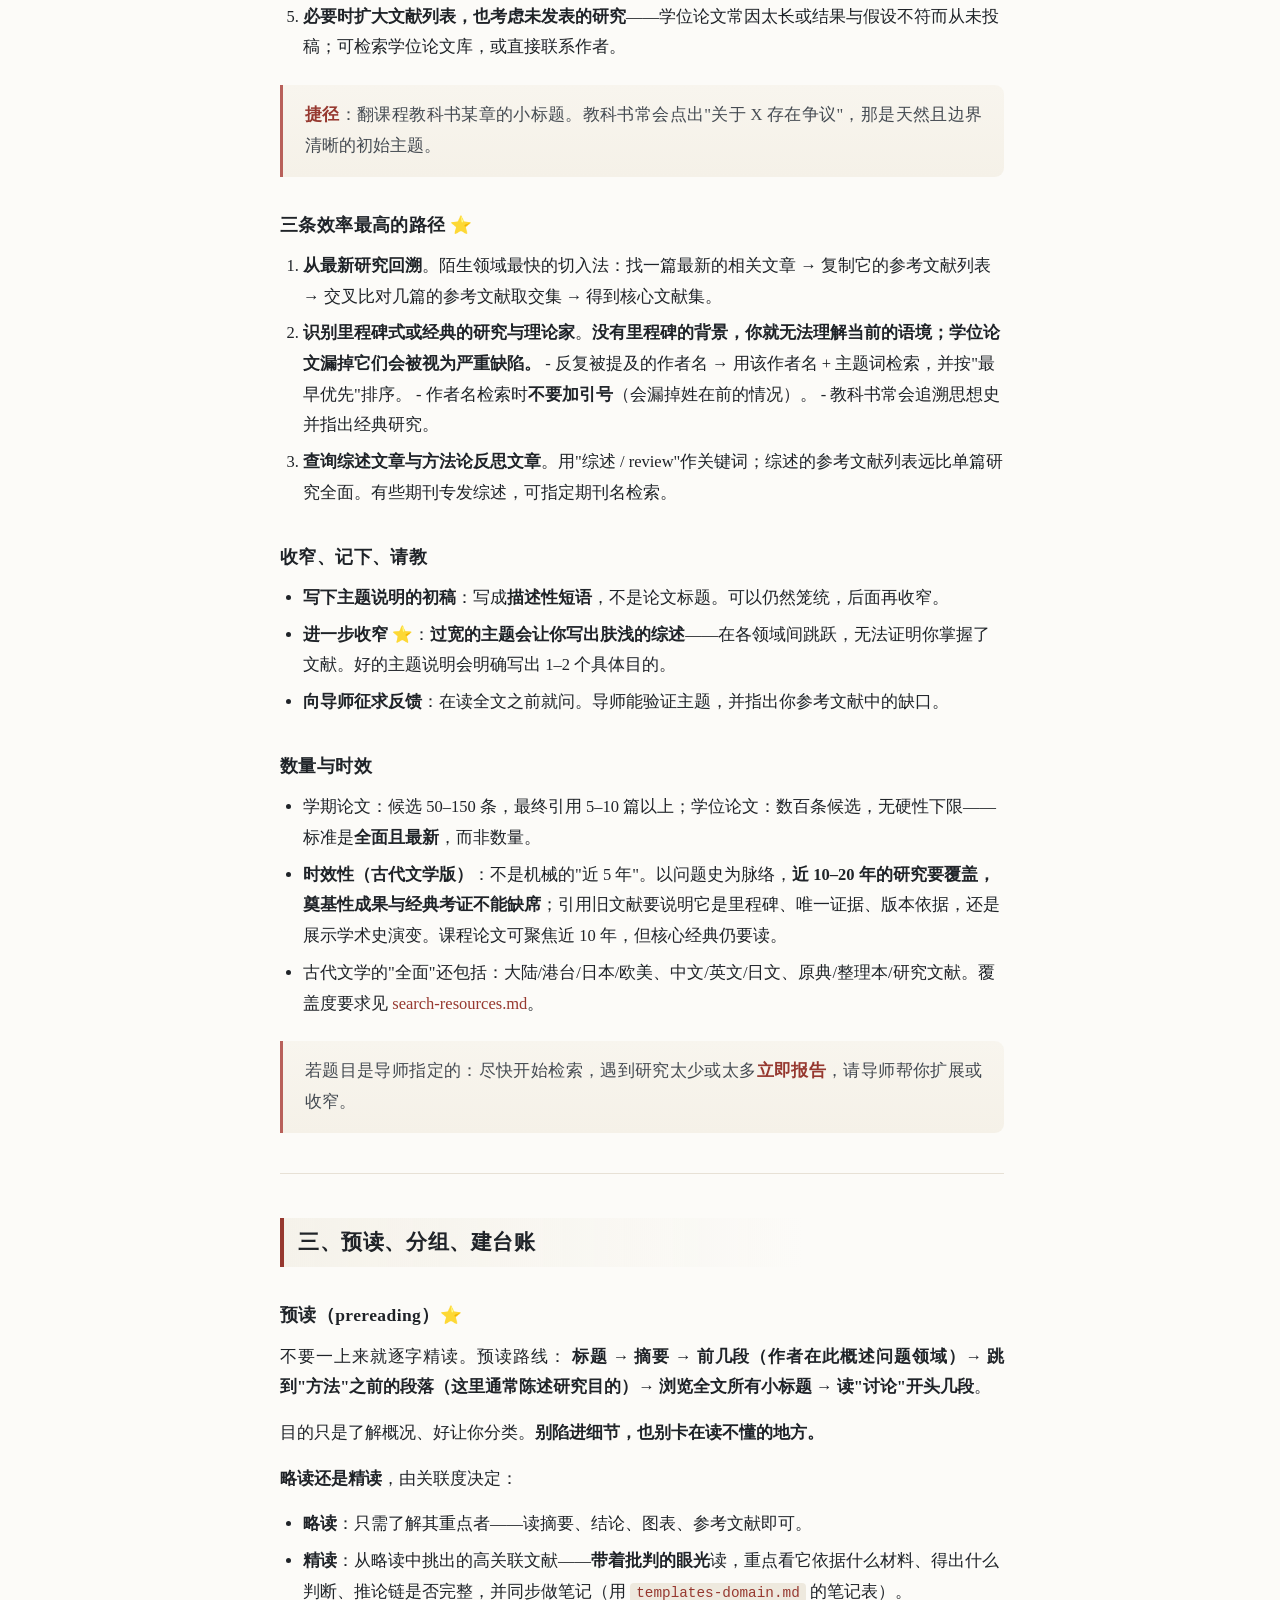
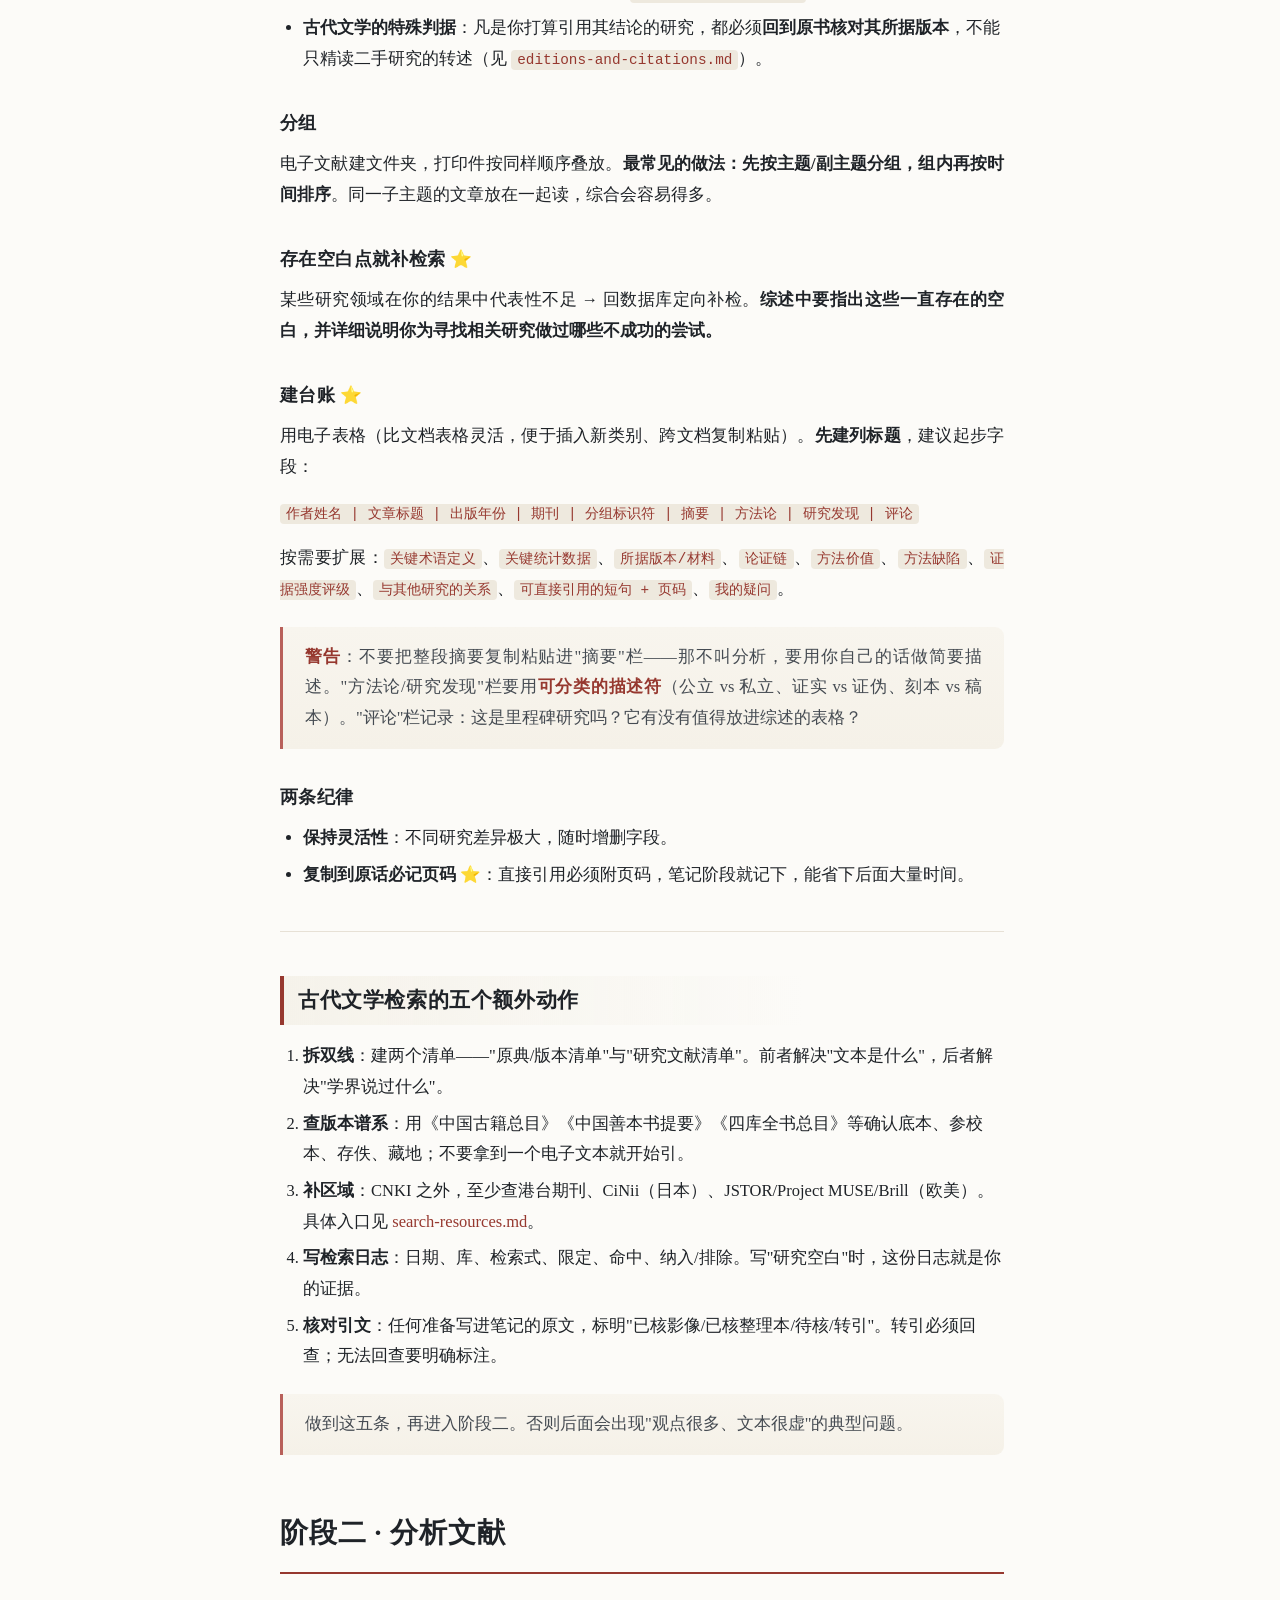
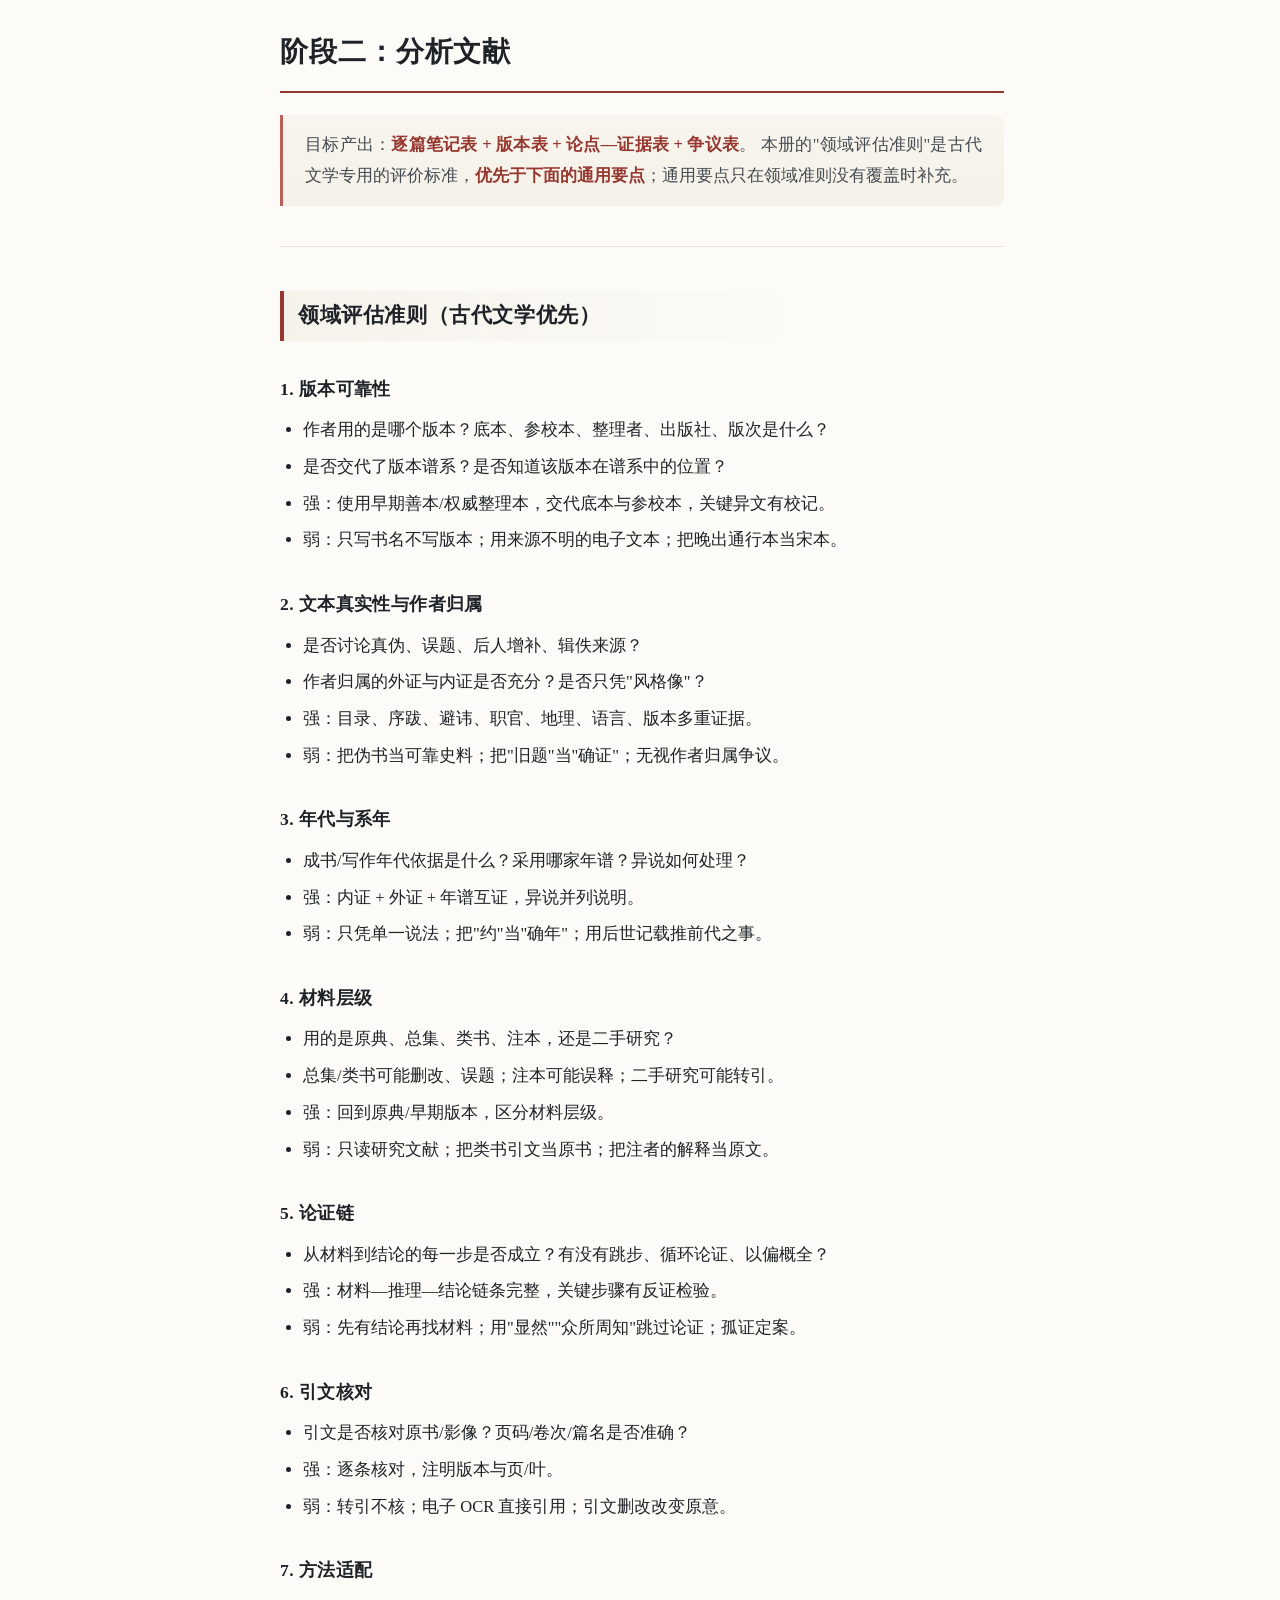
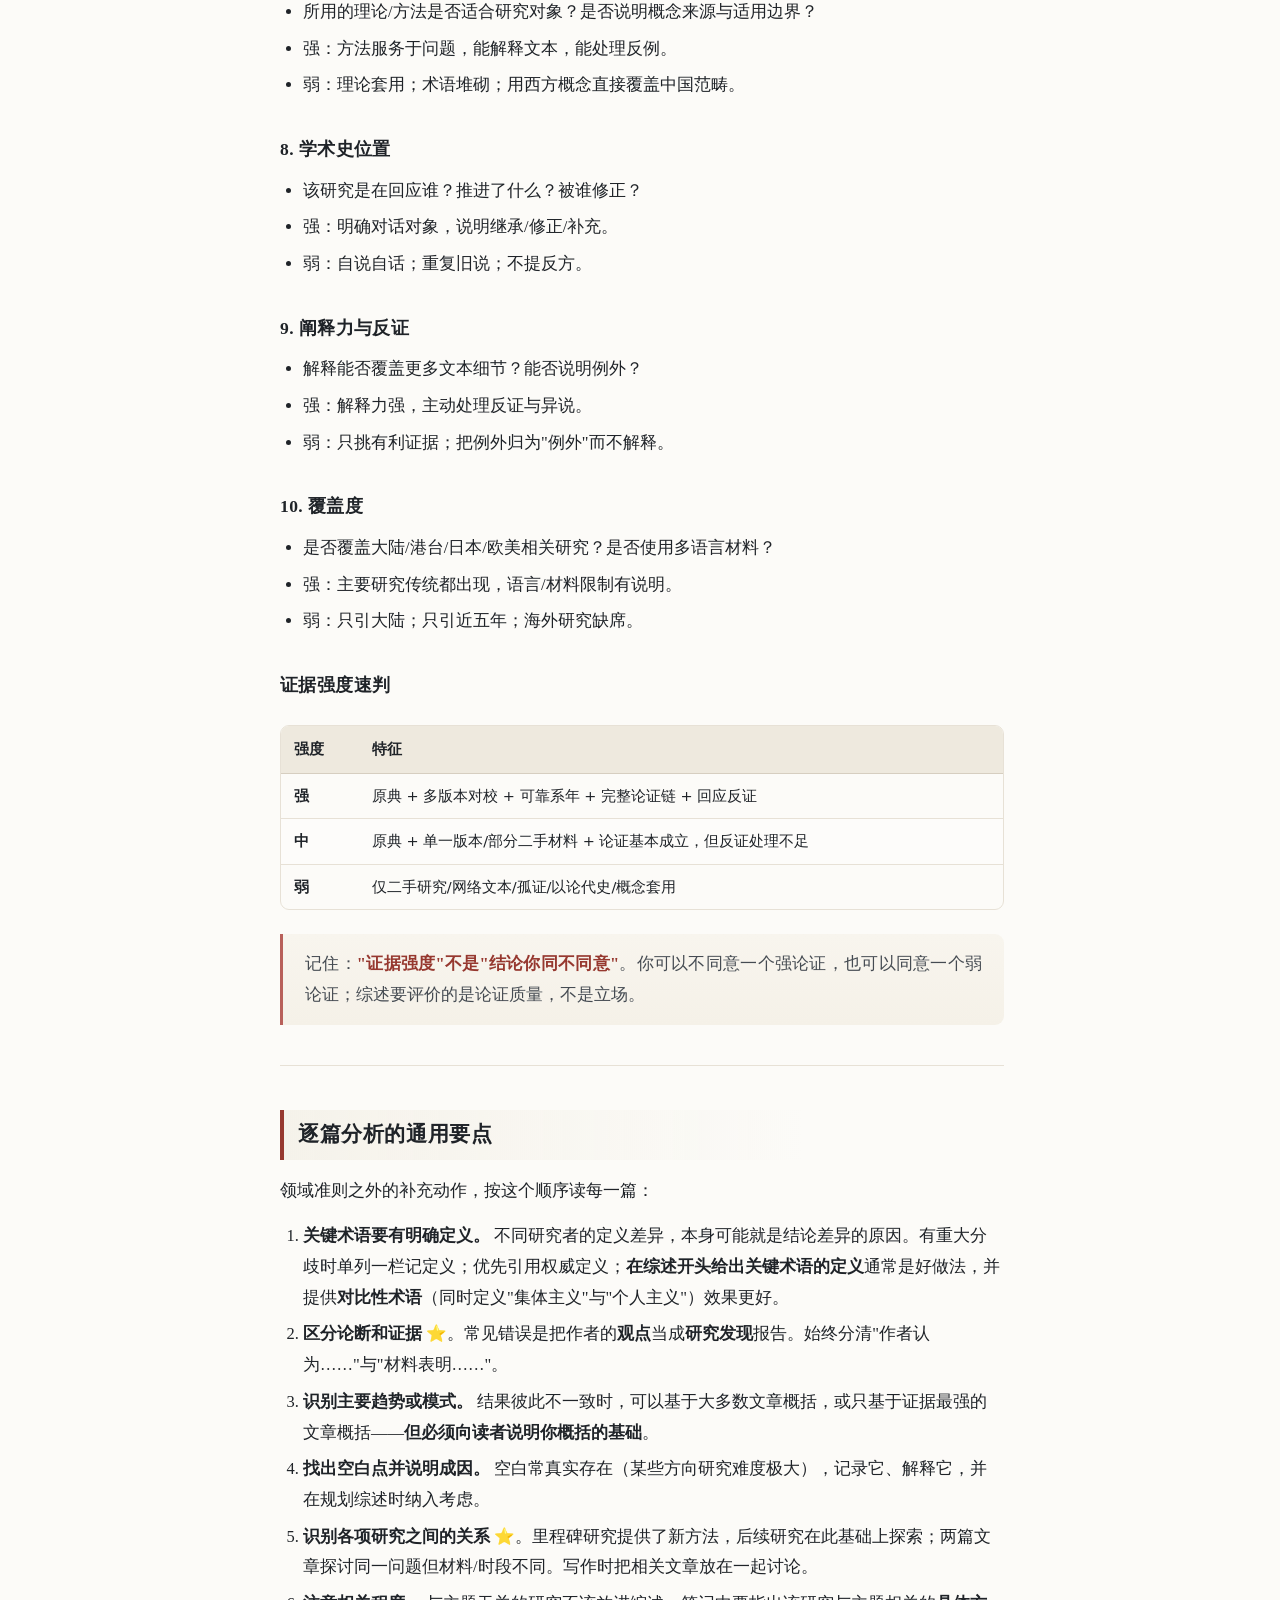
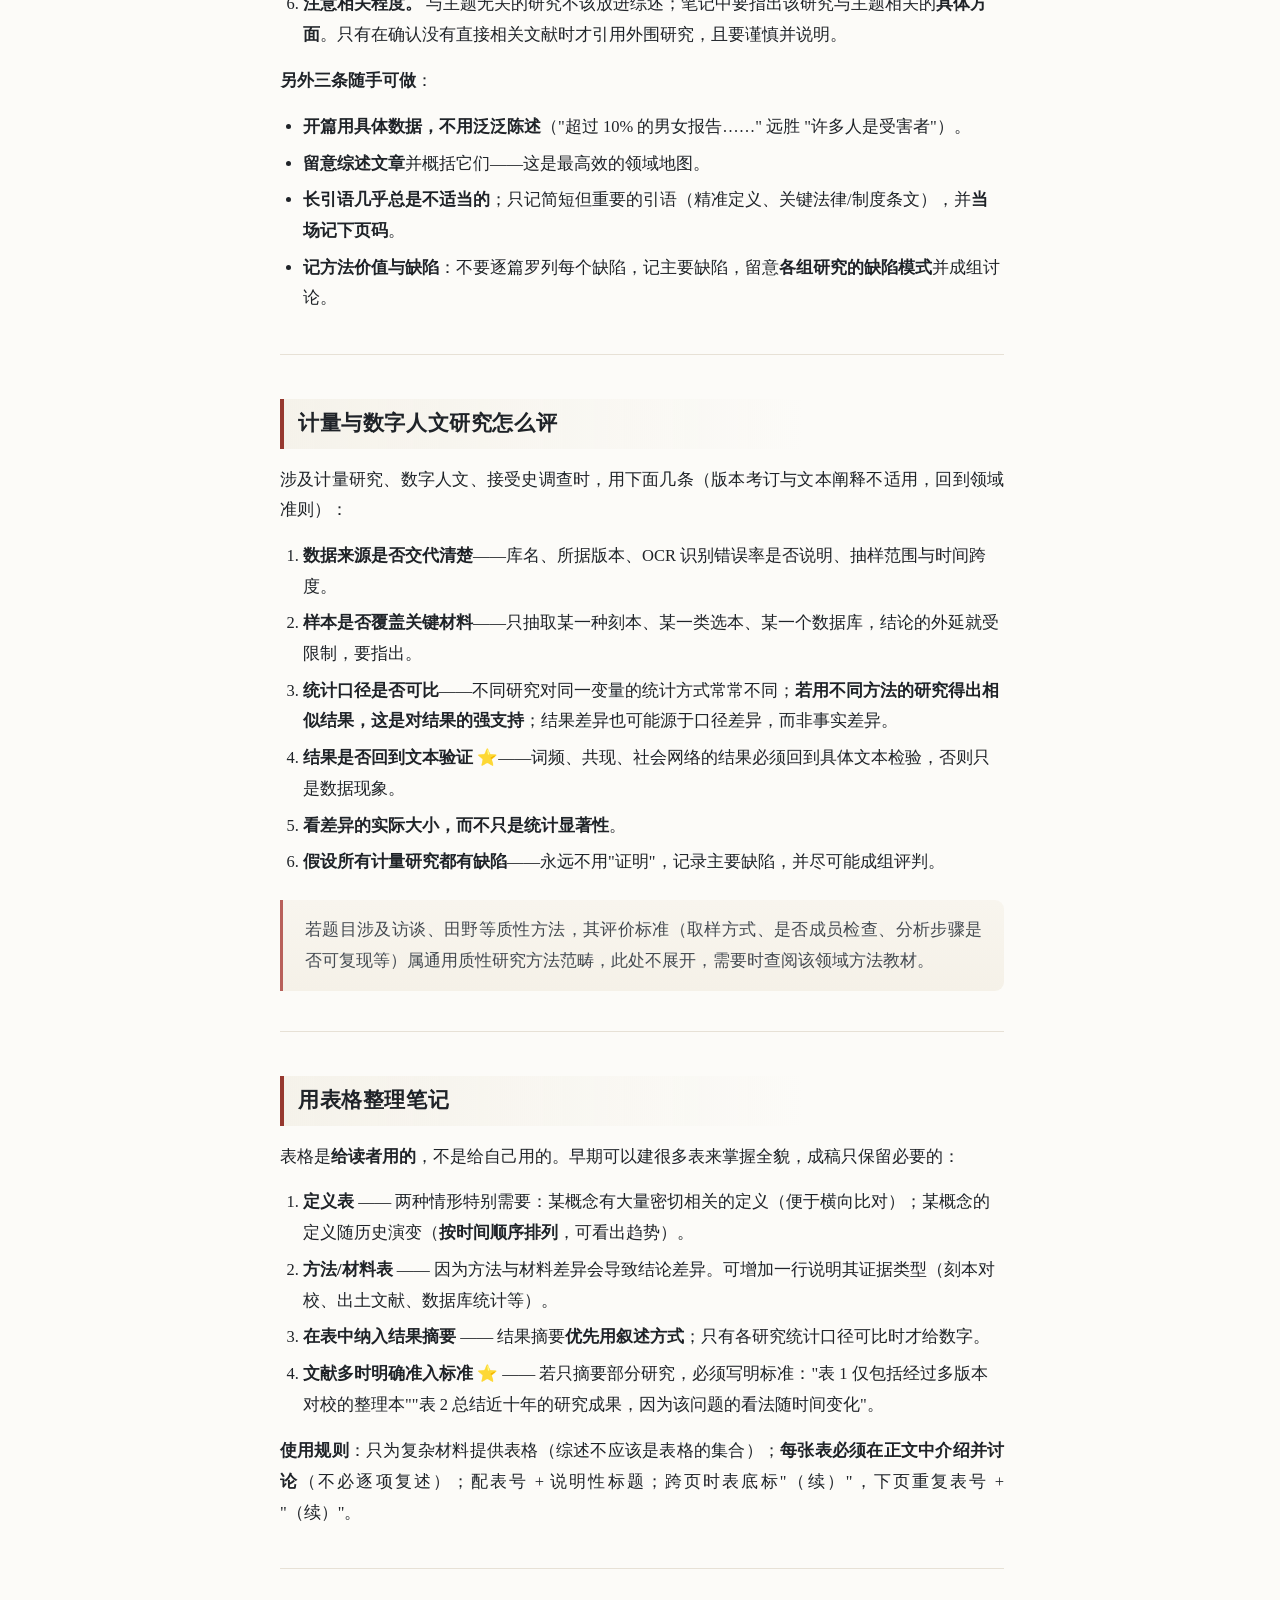
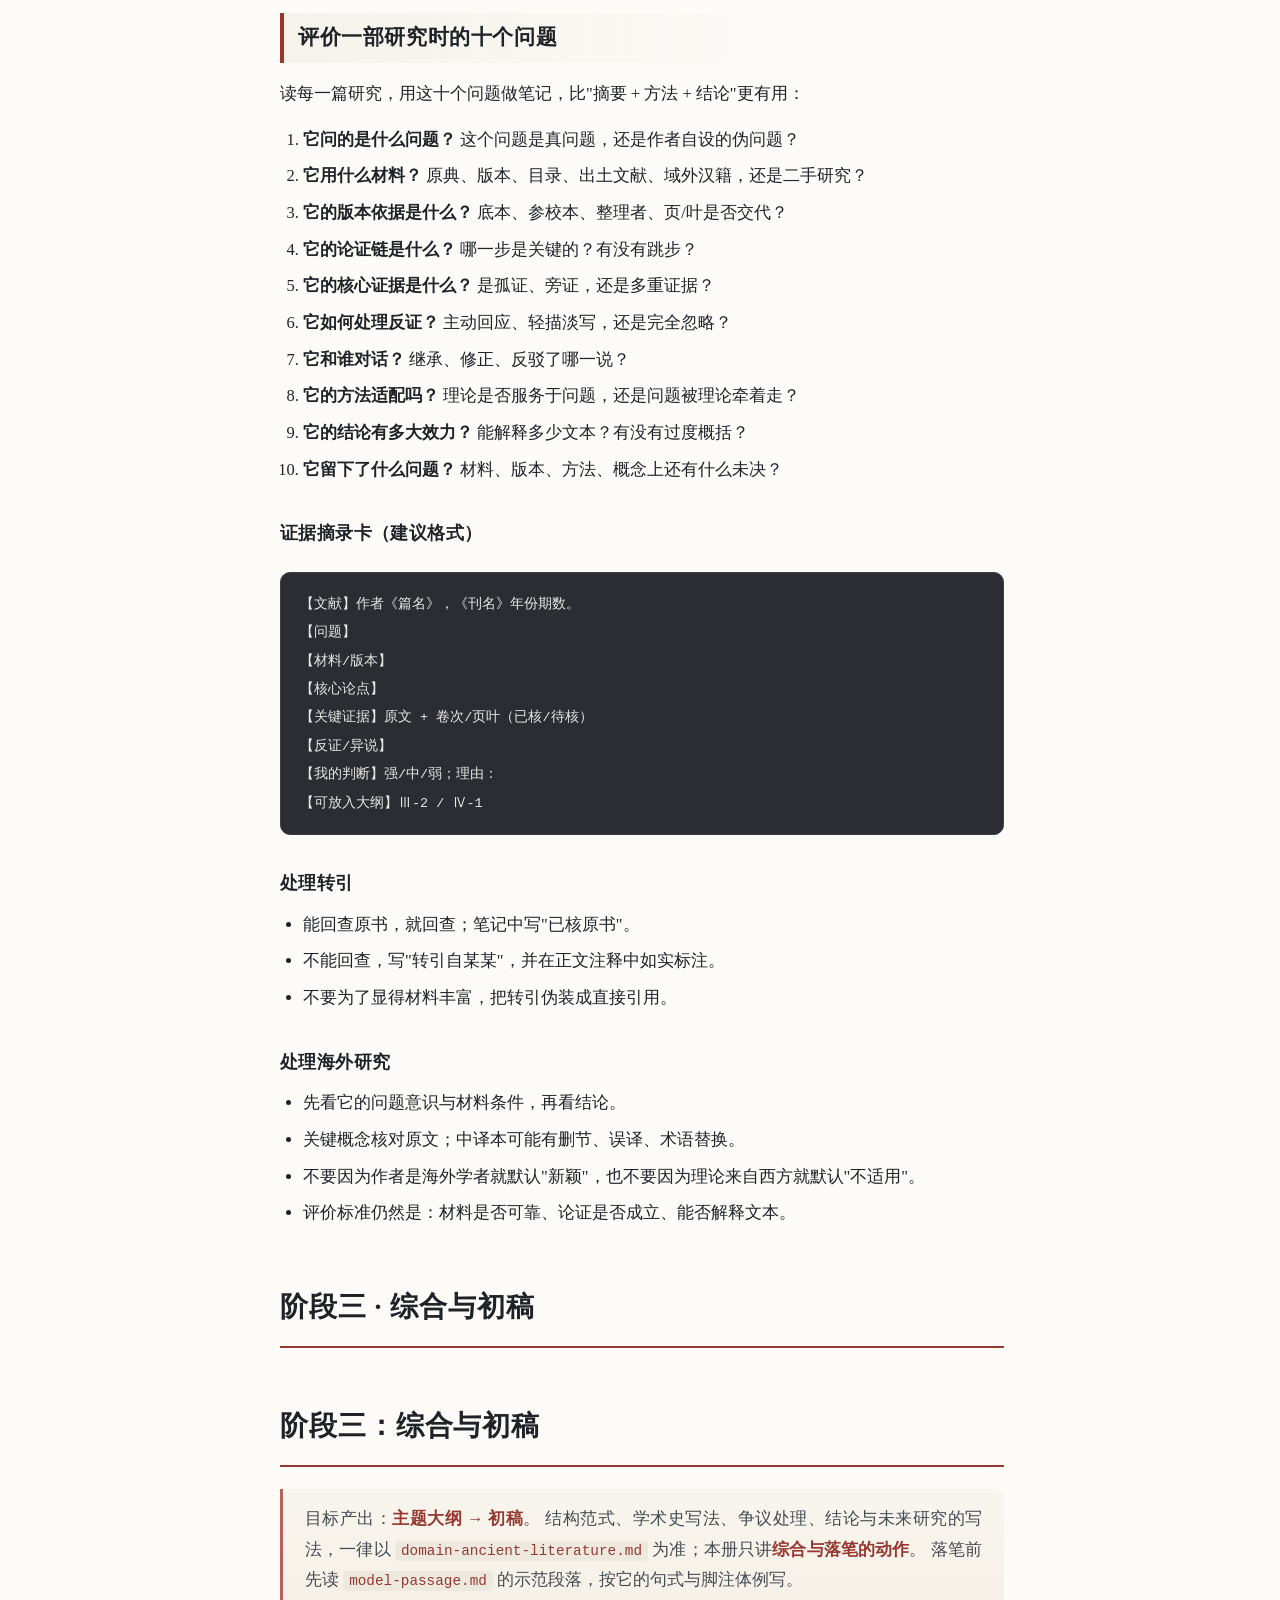
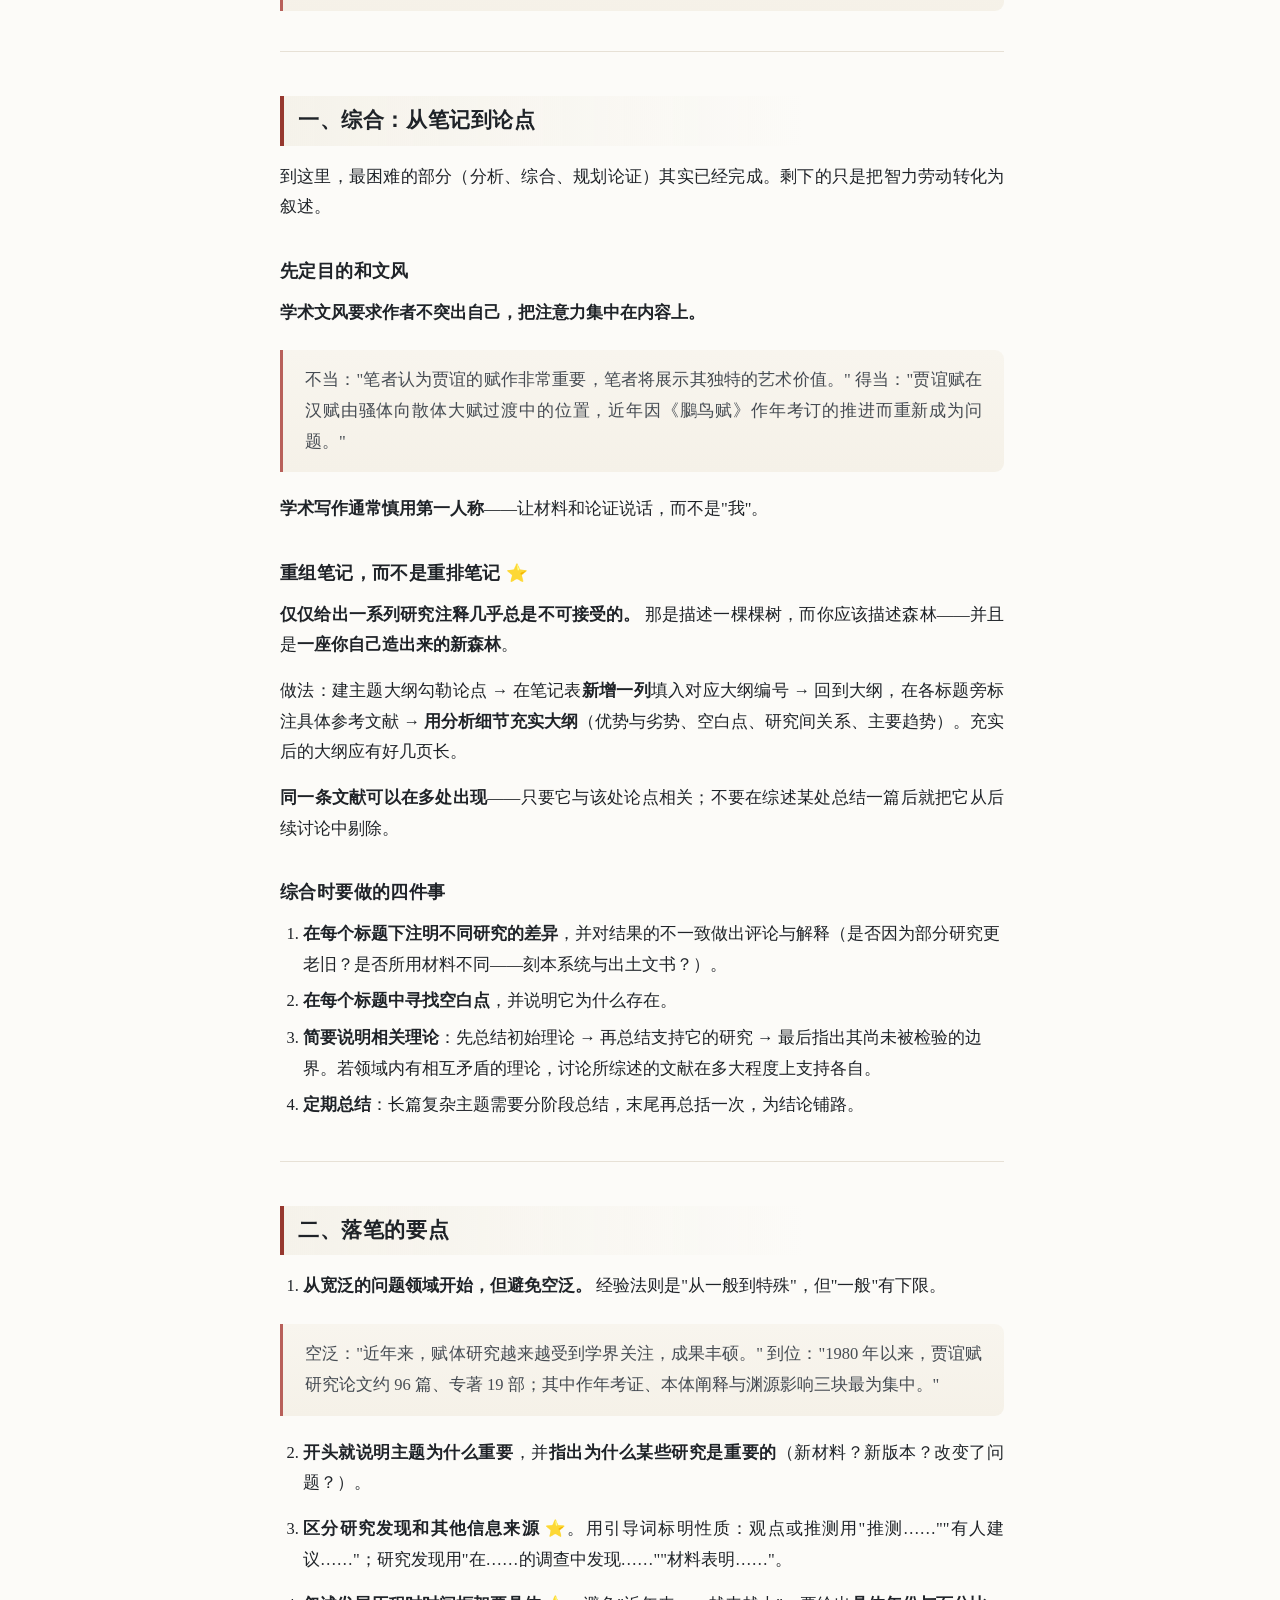
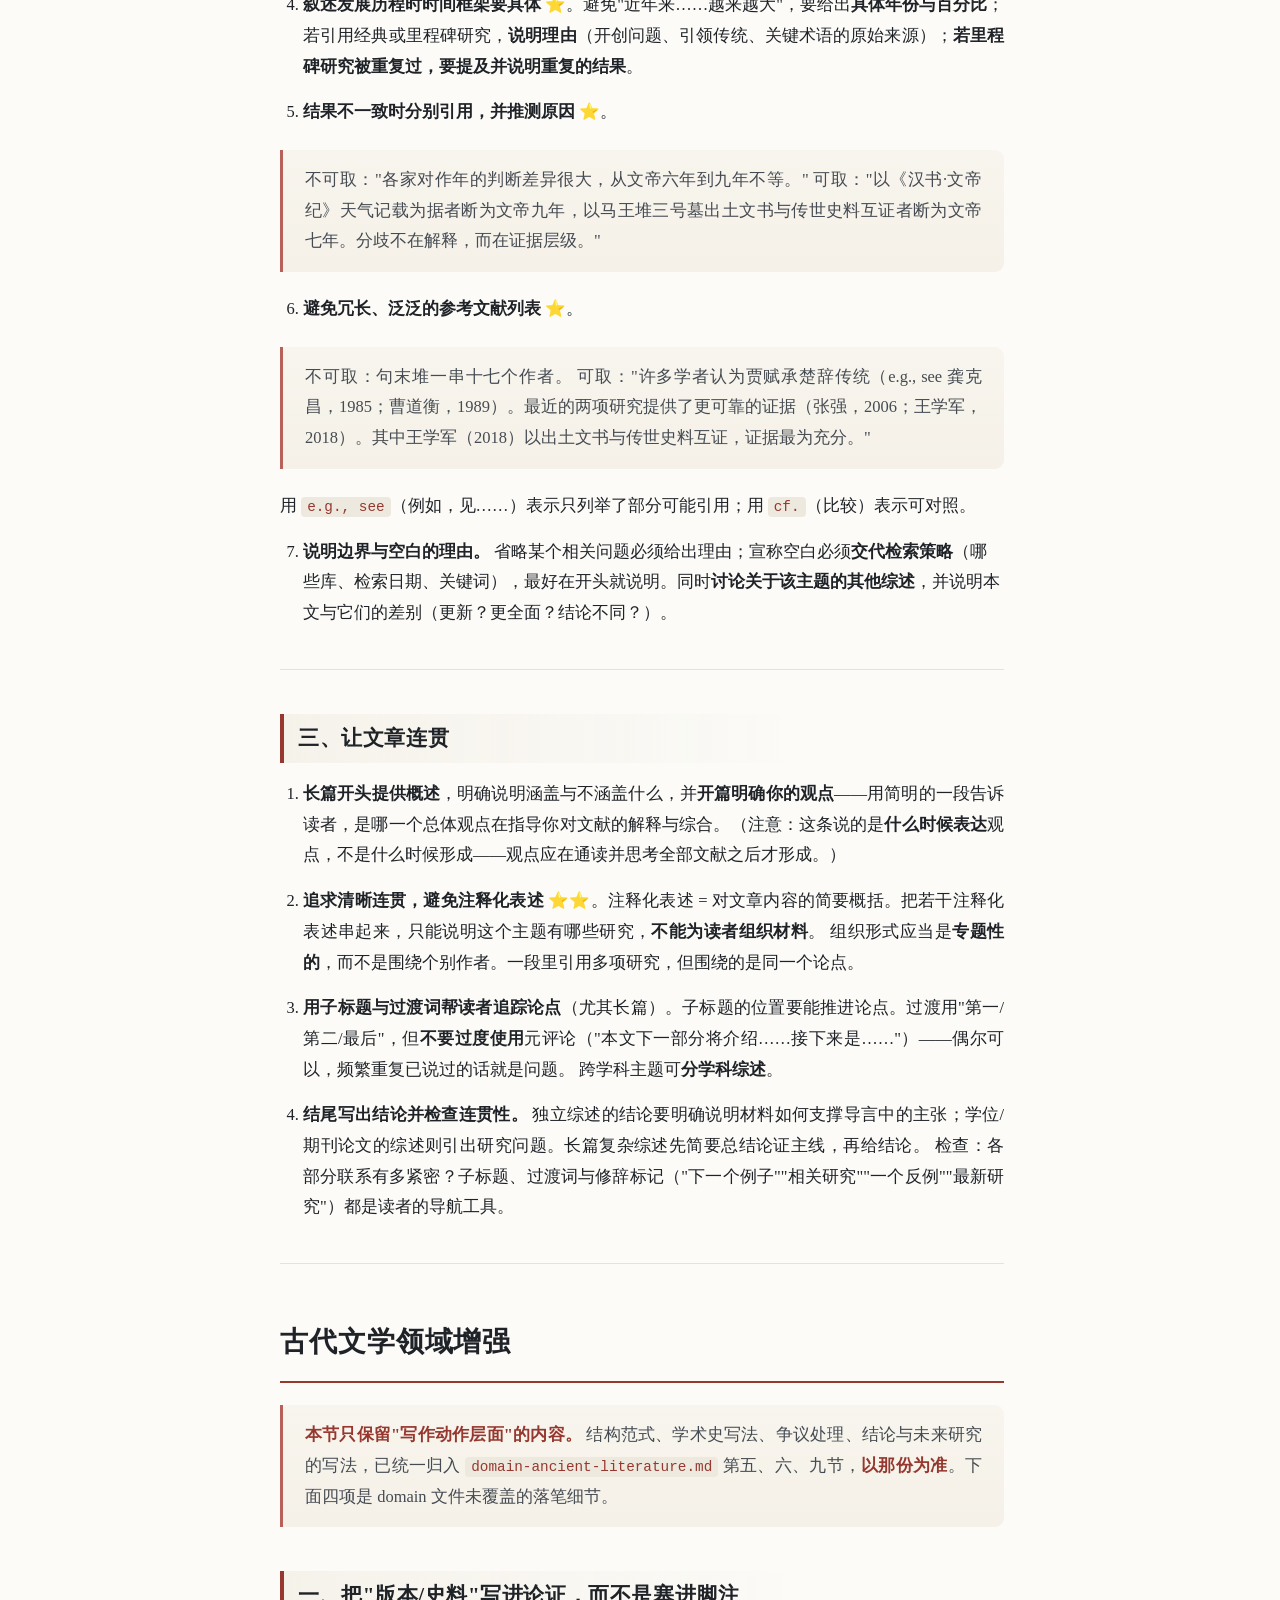
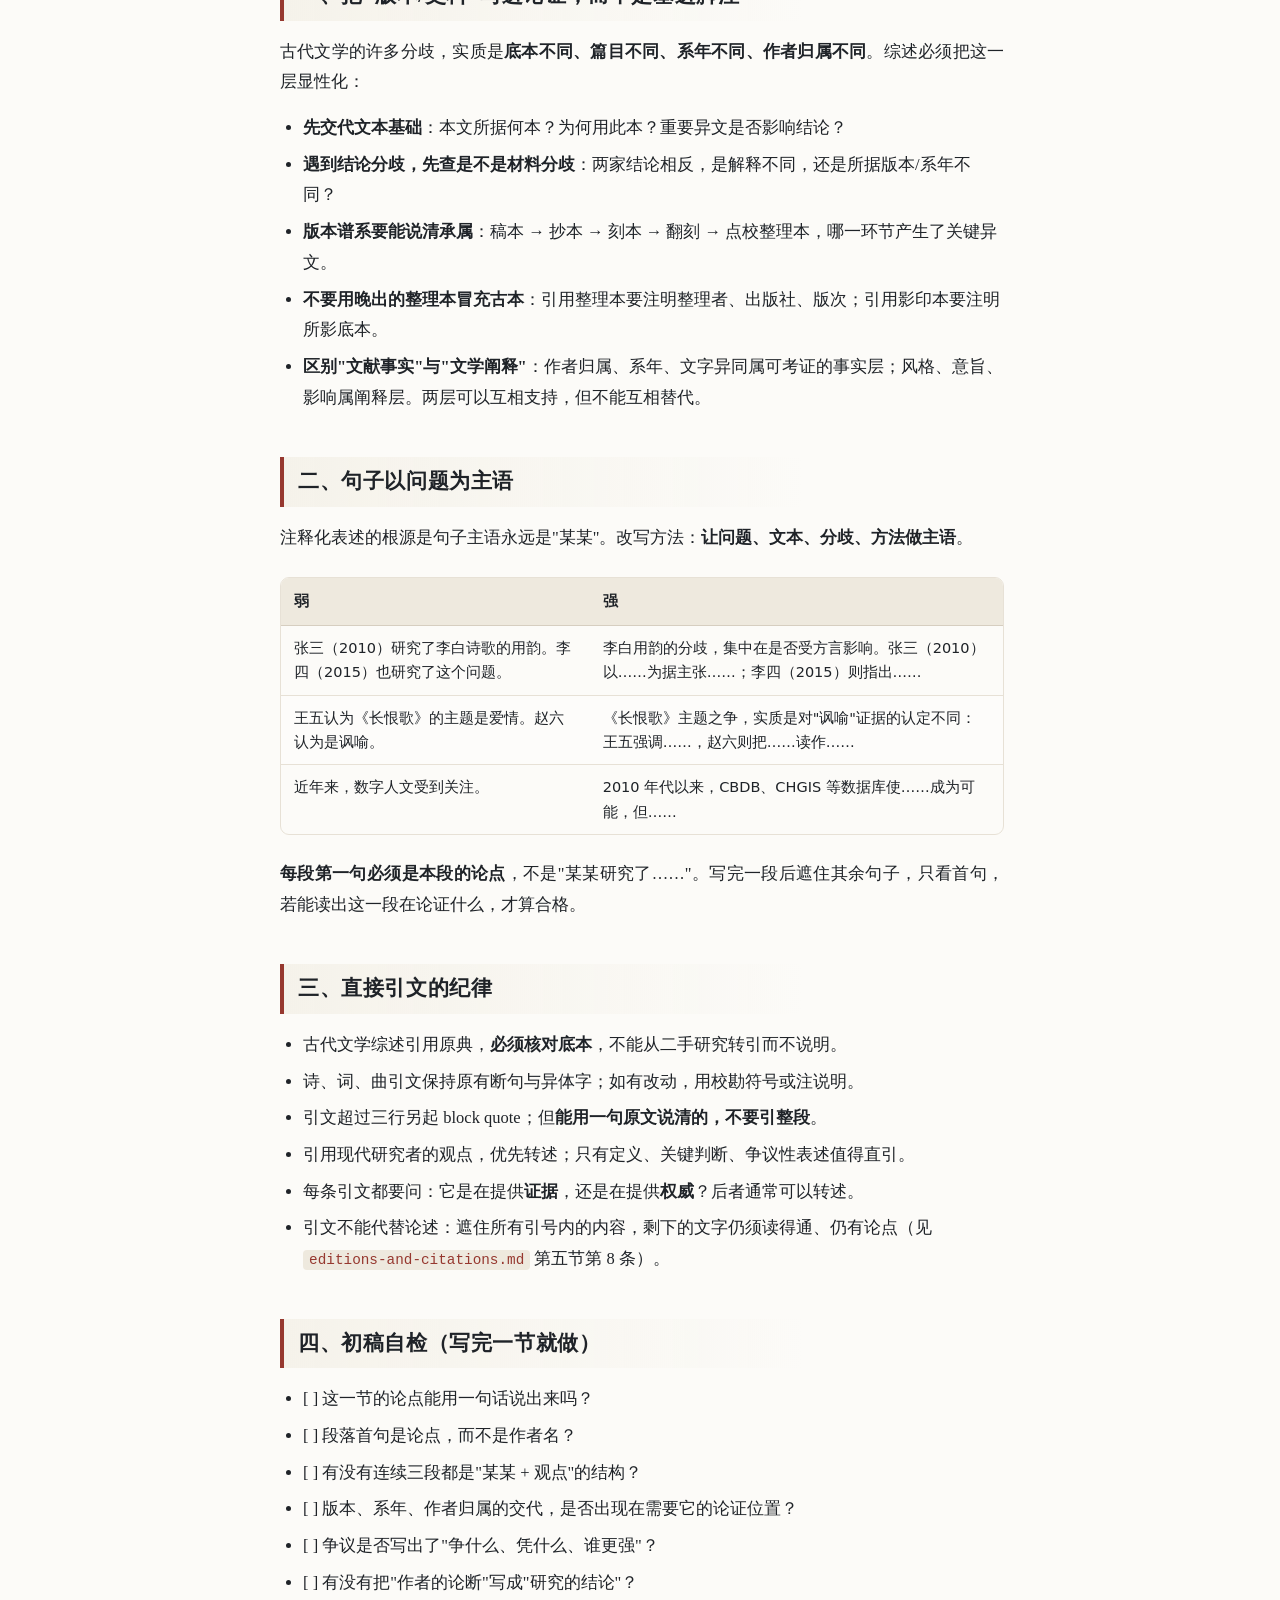
<file: docs/pipeline.html>
<!DOCTYPE html>
<html lang="zh-CN">
<head>
<meta charset="utf-8">
<meta name="viewport" content="width=device-width,initial-scale=1">
<title>四阶段流程 · 中国古代文学文献综述写作</title>
<meta name="description" content="四阶段通用流程">
<link rel="stylesheet" href="assets/style.css">
</head>
<body>
<header class="topbar">
  <span class="prog"></span>
  <div class="brand"><span class="seal">綜</span><b>文献综述写作</b><span>中国古代文学</span></div>
  <div class="spacer"></div>
  <nav>
    <a href="index.html">首页</a>
    <a href="domain.html">领域地图</a>
    <a href="examples.html">范文解剖</a>
    <a href="checklist.html">检查表</a>
    <a href="bib.html">参考文献</a>
  </nav>
  <a class="gh-btn" href="https://github.com/nqd963/literature-review-writing" target="_blank">GitHub</a>
</header>
<div class="wrap">
<aside class="side">
<h4>指南</h4>
<a class="" href="index.html"><i class="num">序</i>首页</a>
<a class="" href="domain.html"><i class="num">壹</i>领域地图</a><a class="" href="examples.html"><i class="num">贰</i>范文解剖</a><a class="" href="model.html"><i class="num">叁</i>示范段落</a><a class="" href="search.html"><i class="num">肆</i>检索资源</a><a class="" href="history.html"><i class="num">伍</i>学术史与汉学</a><a class="" href="editions.html"><i class="num">陆</i>版本与引文</a><a class="" href="templates.html"><i class="num">柒</i>表式与句式</a><a class="" href="checklist.html"><i class="num">捌</i>领域检查表</a><a class="on" href="pipeline.html"><i class="num">玖</i>四阶段流程</a><a class="" href="bib.html"><i class="num">拾</i>参考文献</a>
<h4>资源</h4>
<a href="https://github.com/nqd963/literature-review-writing" target="_blank"><i class="num">↗</i>GitHub 仓库</a>
</aside>
<main>
<div class="grid">
<div class="markdown">
<h1>阶段一 · 检索与选题</h1>
<h1>阶段一：检索与选题</h1>
<blockquote>
<p>目标产出：<strong>候选文献清单 + 主题说明初稿 + 已分组的文献文件夹</strong>。
本册只讲通用动作；古籍库、研究数据库、海外汉学入口与检索式见 <a href="search.html">search-resources.md</a>——<strong>那里才是你真正要照着执行的部分</strong>。</p>
</blockquote>
<hr />
<h2 id="sec-1">一、先把检索环境摸清<a class="anchor" href="#sec-1">#</a></h2>
<p>大多数一手文献现在都在线上，研究不必再泡书库。但检索环境值得花半天摸清，回报极高：</p>
<ol>
<li><strong>确认权限与入口</strong>。校园凭证能否访问图书馆资源？校外走 VPN / 代理 / 图书馆链接跳转？这一关不通，后面全白搭。</li>
<li><strong>找学科馆员，参加一次讲习班</strong>。学科馆员知道你所在领域的专属数据库和检索技巧，是性价比最高的一步。</li>
<li><strong>选一个覆盖面最广的库起步</strong>。中文语境通常是 CNKI / 万方 / 读秀，再进学科专库。</li>
<li><strong>摸清库的功能，试用"高级检索"</strong>。第一个动作通常是<strong>把默认"全部"改成"文章"</strong>；再用年份、文献类型、语言、受众进一步收窄。</li>
</ol>
<h3 id="sec-2">检索操作要点<a class="anchor" href="#sec-2">#</a></h3>
<ul>
<li><strong>多词词组加引号</strong>：<code>"语言发展"</code> 不加引号会被拆成所有单词组合。</li>
<li><strong>布尔运算符</strong>：<code>AND</code> 收窄，<code>OR</code> 扩展，<code>NOT</code> 排除。</li>
<li><strong>限定字段</strong>：默认搜全文常常爆炸（例：188 篇 → 2210 篇）。**限制在"标题 + 摘要"**往往是最有效的一刀；结果太少时再打开全文检索。</li>
<li><strong>排序</strong>：找最新研究用"最新优先"；找里程碑研究用"最早优先"。</li>
<li><strong>随时改关键词</strong>——检索是迭代的，不是一次性的。</li>
</ul>
<p><strong>找齐可用术语</strong>：点开任一篇相关文献，看它的<strong>主题词 / 关键词字段</strong>，那里有规范术语；拿新术语再检索一轮。</p>
<hr />
<h2 id="sec-3">二、把"我想研究 X"变成可检索的问题<a class="anchor" href="#sec-3">#</a></h2>
<h3 id="sec-4">先宽后窄<a class="anchor" href="#sec-4">#</a></h3>
<ol>
<li><strong>写下宽泛的总主题</strong>（例："贾谊辞赋"）。它必然过大，这是起点不是终点。</li>
<li><strong>用一个通用关键词起步，再限制输出</strong>。</li>
<li><strong>结果过多就按副主题重新分类</strong>：把结果标题/摘要中反复出现的副主题聚类，再从中选一个。</li>
<li><strong>结果过少就放宽</strong>：放宽日期、打开全文检索、补会议论文与学位论文（质量不如期刊论文，库不负责判断可靠性）。</li>
<li><strong>必要时扩大文献列表，也考虑未发表的研究</strong>——学位论文常因太长或结果与假设不符而从未投稿；可检索学位论文库，或直接联系作者。</li>
</ol>
<blockquote>
<p><strong>捷径</strong>：翻课程教科书某章的小标题。教科书常会点出"关于 X 存在争议"，那是天然且边界清晰的初始主题。</p>
</blockquote>
<h3 id="sec-5">三条效率最高的路径 ⭐<a class="anchor" href="#sec-5">#</a></h3>
<ol>
<li><strong>从最新研究回溯</strong>。陌生领域最快的切入法：找一篇最新的相关文章 → 复制它的参考文献列表 → 交叉比对几篇的参考文献取交集 → 得到核心文献集。</li>
<li><strong>识别里程碑式或经典的研究与理论家</strong>。<strong>没有里程碑的背景，你就无法理解当前的语境；学位论文漏掉它们会被视为严重缺陷。</strong>
   - 反复被提及的作者名 → 用该作者名 + 主题词检索，并按"最早优先"排序。
   - 作者名检索时<strong>不要加引号</strong>（会漏掉姓在前的情况）。
   - 教科书常会追溯思想史并指出经典研究。</li>
<li><strong>查询综述文章与方法论反思文章</strong>。用"综述 / review"作关键词；综述的参考文献列表远比单篇研究全面。有些期刊专发综述，可指定期刊名检索。</li>
</ol>
<h3 id="sec-6">收窄、记下、请教<a class="anchor" href="#sec-6">#</a></h3>
<ul>
<li><strong>写下主题说明的初稿</strong>：写成<strong>描述性短语</strong>，不是论文标题。可以仍然笼统，后面再收窄。</li>
<li><strong>进一步收窄</strong> ⭐：<strong>过宽的主题会让你写出肤浅的综述</strong>——在各领域间跳跃，无法证明你掌握了文献。好的主题说明会明确写出 1–2 个具体目的。</li>
<li><strong>向导师征求反馈</strong>：在读全文之前就问。导师能验证主题，并指出你参考文献中的缺口。</li>
</ul>
<h3 id="sec-7">数量与时效<a class="anchor" href="#sec-7">#</a></h3>
<ul>
<li>学期论文：候选 50–150 条，最终引用 5–10 篇以上；学位论文：数百条候选，无硬性下限——标准是<strong>全面且最新</strong>，而非数量。</li>
<li><strong>时效性（古代文学版）</strong>：不是机械的"近 5 年"。以问题史为脉络，<strong>近 10–20 年的研究要覆盖，奠基性成果与经典考证不能缺席</strong>；引用旧文献要说明它是里程碑、唯一证据、版本依据，还是展示学术史演变。课程论文可聚焦近 10 年，但核心经典仍要读。</li>
<li>古代文学的"全面"还包括：大陆/港台/日本/欧美、中文/英文/日文、原典/整理本/研究文献。覆盖度要求见 <a href="search.html">search-resources.md</a>。</li>
</ul>
<blockquote>
<p>若题目是导师指定的：尽快开始检索，遇到研究太少或太多<strong>立即报告</strong>，请导师帮你扩展或收窄。</p>
</blockquote>
<hr />
<h2 id="sec-8">三、预读、分组、建台账<a class="anchor" href="#sec-8">#</a></h2>
<h3 id="sec-9">预读（prereading）⭐<a class="anchor" href="#sec-9">#</a></h3>
<p>不要一上来就逐字精读。预读路线：
<strong>标题 → 摘要 → 前几段（作者在此概述问题领域）→ 跳到"方法"之前的段落（这里通常陈述研究目的）→ 浏览全文所有小标题 → 读"讨论"开头几段</strong>。</p>
<p>目的只是了解概况、好让你分类。<strong>别陷进细节，也别卡在读不懂的地方。</strong></p>
<p><strong>略读还是精读</strong>，由关联度决定：</p>
<ul>
<li><strong>略读</strong>：只需了解其重点者——读摘要、结论、图表、参考文献即可。</li>
<li><strong>精读</strong>：从略读中挑出的高关联文献——<strong>带着批判的眼光</strong>读，重点看它依据什么材料、得出什么判断、推论链是否完整，并同步做笔记（用 <code>templates-domain.md</code> 的笔记表）。</li>
<li><strong>古代文学的特殊判据</strong>：凡是你打算引用其结论的研究，都必须<strong>回到原书核对其所据版本</strong>，不能只精读二手研究的转述（见 <code>editions-and-citations.md</code>）。</li>
</ul>
<h3 id="sec-10">分组<a class="anchor" href="#sec-10">#</a></h3>
<p>电子文献建文件夹，打印件按同样顺序叠放。<strong>最常见的做法：先按主题/副主题分组，组内再按时间排序</strong>。同一子主题的文章放在一起读，综合会容易得多。</p>
<h3 id="sec-11">存在空白点就补检索 ⭐<a class="anchor" href="#sec-11">#</a></h3>
<p>某些研究领域在你的结果中代表性不足 → 回数据库定向补检。<strong>综述中要指出这些一直存在的空白，并详细说明你为寻找相关研究做过哪些不成功的尝试。</strong></p>
<h3 id="sec-12">建台账 ⭐<a class="anchor" href="#sec-12">#</a></h3>
<p>用电子表格（比文档表格灵活，便于插入新类别、跨文档复制粘贴）。<strong>先建列标题</strong>，建议起步字段：</p>
<p><code>作者姓名 | 文章标题 | 出版年份 | 期刊 | 分组标识符 | 摘要 | 方法论 | 研究发现 | 评论</code></p>
<p>按需要扩展：<code>关键术语定义</code>、<code>关键统计数据</code>、<code>所据版本/材料</code>、<code>论证链</code>、<code>方法价值</code>、<code>方法缺陷</code>、<code>证据强度评级</code>、<code>与其他研究的关系</code>、<code>可直接引用的短句 + 页码</code>、<code>我的疑问</code>。</p>
<blockquote>
<p><strong>警告</strong>：不要把整段摘要复制粘贴进"摘要"栏——那不叫分析，要用你自己的话做简要描述。"方法论/研究发现"栏要用<strong>可分类的描述符</strong>（公立 vs 私立、证实 vs 证伪、刻本 vs 稿本）。"评论"栏记录：这是里程碑研究吗？它有没有值得放进综述的表格？</p>
</blockquote>
<h3 id="sec-13">两条纪律<a class="anchor" href="#sec-13">#</a></h3>
<ul>
<li><strong>保持灵活性</strong>：不同研究差异极大，随时增删字段。</li>
<li><strong>复制到原话必记页码</strong> ⭐：直接引用必须附页码，笔记阶段就记下，能省下后面大量时间。</li>
</ul>
<hr />
<h2 id="sec-14">古代文学检索的五个额外动作<a class="anchor" href="#sec-14">#</a></h2>
<ol>
<li><strong>拆双线</strong>：建两个清单——"原典/版本清单"与"研究文献清单"。前者解决"文本是什么"，后者解决"学界说过什么"。</li>
<li><strong>查版本谱系</strong>：用《中国古籍总目》《中国善本书提要》《四库全书总目》等确认底本、参校本、存佚、藏地；不要拿到一个电子文本就开始引。</li>
<li><strong>补区域</strong>：CNKI 之外，至少查港台期刊、CiNii（日本）、JSTOR/Project MUSE/Brill（欧美）。具体入口见 <a href="search.html">search-resources.md</a>。</li>
<li><strong>写检索日志</strong>：日期、库、检索式、限定、命中、纳入/排除。写"研究空白"时，这份日志就是你的证据。</li>
<li><strong>核对引文</strong>：任何准备写进笔记的原文，标明"已核影像/已核整理本/待核/转引"。转引必须回查；无法回查要明确标注。</li>
</ol>
<blockquote>
<p>做到这五条，再进入阶段二。否则后面会出现"观点很多、文本很虚"的典型问题。</p>
</blockquote><h1>阶段二 · 分析文献</h1>
<h1>阶段二：分析文献</h1>
<blockquote>
<p>目标产出：<strong>逐篇笔记表 + 版本表 + 论点—证据表 + 争议表</strong>。
本册的"领域评估准则"是古代文学专用的评价标准，<strong>优先于下面的通用要点</strong>；通用要点只在领域准则没有覆盖时补充。</p>
</blockquote>
<hr />
<h2 id="sec-15">领域评估准则（古代文学优先）<a class="anchor" href="#sec-15">#</a></h2>
<h3 id="sec-16">1. 版本可靠性<a class="anchor" href="#sec-16">#</a></h3>
<ul>
<li>作者用的是哪个版本？底本、参校本、整理者、出版社、版次是什么？</li>
<li>是否交代了版本谱系？是否知道该版本在谱系中的位置？</li>
<li>强：使用早期善本/权威整理本，交代底本与参校本，关键异文有校记。</li>
<li>弱：只写书名不写版本；用来源不明的电子文本；把晚出通行本当宋本。</li>
</ul>
<h3 id="sec-17">2. 文本真实性与作者归属<a class="anchor" href="#sec-17">#</a></h3>
<ul>
<li>是否讨论真伪、误题、后人增补、辑佚来源？</li>
<li>作者归属的外证与内证是否充分？是否只凭"风格像"？</li>
<li>强：目录、序跋、避讳、职官、地理、语言、版本多重证据。</li>
<li>弱：把伪书当可靠史料；把"旧题"当"确证"；无视作者归属争议。</li>
</ul>
<h3 id="sec-18">3. 年代与系年<a class="anchor" href="#sec-18">#</a></h3>
<ul>
<li>成书/写作年代依据是什么？采用哪家年谱？异说如何处理？</li>
<li>强：内证 + 外证 + 年谱互证，异说并列说明。</li>
<li>弱：只凭单一说法；把"约"当"确年"；用后世记载推前代之事。</li>
</ul>
<h3 id="sec-19">4. 材料层级<a class="anchor" href="#sec-19">#</a></h3>
<ul>
<li>用的是原典、总集、类书、注本，还是二手研究？</li>
<li>总集/类书可能删改、误题；注本可能误释；二手研究可能转引。</li>
<li>强：回到原典/早期版本，区分材料层级。</li>
<li>弱：只读研究文献；把类书引文当原书；把注者的解释当原文。</li>
</ul>
<h3 id="sec-20">5. 论证链<a class="anchor" href="#sec-20">#</a></h3>
<ul>
<li>从材料到结论的每一步是否成立？有没有跳步、循环论证、以偏概全？</li>
<li>强：材料—推理—结论链条完整，关键步骤有反证检验。</li>
<li>弱：先有结论再找材料；用"显然""众所周知"跳过论证；孤证定案。</li>
</ul>
<h3 id="sec-21">6. 引文核对<a class="anchor" href="#sec-21">#</a></h3>
<ul>
<li>引文是否核对原书/影像？页码/卷次/篇名是否准确？</li>
<li>强：逐条核对，注明版本与页/叶。</li>
<li>弱：转引不核；电子 OCR 直接引用；引文删改改变原意。</li>
</ul>
<h3 id="sec-22">7. 方法适配<a class="anchor" href="#sec-22">#</a></h3>
<ul>
<li>所用的理论/方法是否适合研究对象？是否说明概念来源与适用边界？</li>
<li>强：方法服务于问题，能解释文本，能处理反例。</li>
<li>弱：理论套用；术语堆砌；用西方概念直接覆盖中国范畴。</li>
</ul>
<h3 id="sec-23">8. 学术史位置<a class="anchor" href="#sec-23">#</a></h3>
<ul>
<li>该研究是在回应谁？推进了什么？被谁修正？</li>
<li>强：明确对话对象，说明继承/修正/补充。</li>
<li>弱：自说自话；重复旧说；不提反方。</li>
</ul>
<h3 id="sec-24">9. 阐释力与反证<a class="anchor" href="#sec-24">#</a></h3>
<ul>
<li>解释能否覆盖更多文本细节？能否说明例外？</li>
<li>强：解释力强，主动处理反证与异说。</li>
<li>弱：只挑有利证据；把例外归为"例外"而不解释。</li>
</ul>
<h3 id="sec-25">10. 覆盖度<a class="anchor" href="#sec-25">#</a></h3>
<ul>
<li>是否覆盖大陆/港台/日本/欧美相关研究？是否使用多语言材料？</li>
<li>强：主要研究传统都出现，语言/材料限制有说明。</li>
<li>弱：只引大陆；只引近五年；海外研究缺席。</li>
</ul>
<h3 id="sec-26">证据强度速判<a class="anchor" href="#sec-26">#</a></h3>
<table>
<thead>
<tr>
<th>强度</th>
<th>特征</th>
</tr>
</thead>
<tbody>
<tr>
<td><strong>强</strong></td>
<td>原典 + 多版本对校 + 可靠系年 + 完整论证链 + 回应反证</td>
</tr>
<tr>
<td><strong>中</strong></td>
<td>原典 + 单一版本/部分二手材料 + 论证基本成立，但反证处理不足</td>
</tr>
<tr>
<td><strong>弱</strong></td>
<td>仅二手研究/网络文本/孤证/以论代史/概念套用</td>
</tr>
</tbody>
</table>
<blockquote>
<p>记住：<strong>"证据强度"不是"结论你同不同意"</strong>。你可以不同意一个强论证，也可以同意一个弱论证；综述要评价的是论证质量，不是立场。</p>
</blockquote>
<hr />
<h2 id="sec-27">逐篇分析的通用要点<a class="anchor" href="#sec-27">#</a></h2>
<p>领域准则之外的补充动作，按这个顺序读每一篇：</p>
<ol>
<li><strong>关键术语要有明确定义。</strong> 不同研究者的定义差异，本身可能就是结论差异的原因。有重大分歧时单列一栏记定义；优先引用权威定义；<strong>在综述开头给出关键术语的定义</strong>通常是好做法，并提供<strong>对比性术语</strong>（同时定义"集体主义"与"个人主义"）效果更好。</li>
<li><strong>区分论断和证据</strong> ⭐。常见错误是把作者的<strong>观点</strong>当成<strong>研究发现</strong>报告。始终分清"作者认为……"与"材料表明……"。</li>
<li><strong>识别主要趋势或模式。</strong> 结果彼此不一致时，可以基于大多数文章概括，或只基于证据最强的文章概括——<strong>但必须向读者说明你概括的基础</strong>。</li>
<li><strong>找出空白点并说明成因。</strong> 空白常真实存在（某些方向研究难度极大），记录它、解释它，并在规划综述时纳入考虑。</li>
<li><strong>识别各项研究之间的关系</strong> ⭐。里程碑研究提供了新方法，后续研究在此基础上探索；两篇文章探讨同一问题但材料/时段不同。写作时把相关文章放在一起讨论。</li>
<li><strong>注意相关程度。</strong> 与主题无关的研究不该放进综述；笔记中要指出该研究与主题相关的<strong>具体方面</strong>。只有在确认没有直接相关文献时才引用外围研究，且要谨慎并说明。</li>
</ol>
<p><strong>另外三条随手可做</strong>：</p>
<ul>
<li><strong>开篇用具体数据，不用泛泛陈述</strong>（"超过 10% 的男女报告……" 远胜 "许多人是受害者"）。</li>
<li><strong>留意综述文章</strong>并概括它们——这是最高效的领域地图。</li>
<li><strong>长引语几乎总是不适当的</strong>；只记简短但重要的引语（精准定义、关键法律/制度条文），并<strong>当场记下页码</strong>。</li>
<li><strong>记方法价值与缺陷</strong>：不要逐篇罗列每个缺陷，记主要缺陷，留意<strong>各组研究的缺陷模式</strong>并成组讨论。</li>
</ul>
<hr />
<h2 id="sec-28">计量与数字人文研究怎么评<a class="anchor" href="#sec-28">#</a></h2>
<p>涉及计量研究、数字人文、接受史调查时，用下面几条（版本考订与文本阐释不适用，回到领域准则）：</p>
<ol>
<li><strong>数据来源是否交代清楚</strong>——库名、所据版本、OCR 识别错误率是否说明、抽样范围与时间跨度。</li>
<li><strong>样本是否覆盖关键材料</strong>——只抽取某一种刻本、某一类选本、某一个数据库，结论的外延就受限制，要指出。</li>
<li><strong>统计口径是否可比</strong>——不同研究对同一变量的统计方式常常不同；<strong>若用不同方法的研究得出相似结果，这是对结果的强支持</strong>；结果差异也可能源于口径差异，而非事实差异。</li>
<li><strong>结果是否回到文本验证</strong> ⭐——词频、共现、社会网络的结果必须回到具体文本检验，否则只是数据现象。</li>
<li><strong>看差异的实际大小，而不只是统计显著性</strong>。</li>
<li><strong>假设所有计量研究都有缺陷</strong>——永远不用"证明"，记录主要缺陷，并尽可能成组评判。</li>
</ol>
<blockquote>
<p>若题目涉及访谈、田野等质性方法，其评价标准（取样方式、是否成员检查、分析步骤是否可复现等）属通用质性研究方法范畴，此处不展开，需要时查阅该领域方法教材。</p>
</blockquote>
<hr />
<h2 id="sec-29">用表格整理笔记<a class="anchor" href="#sec-29">#</a></h2>
<p>表格是<strong>给读者用的</strong>，不是给自己用的。早期可以建很多表来掌握全貌，成稿只保留必要的：</p>
<ol>
<li><strong>定义表</strong> —— 两种情形特别需要：某概念有大量密切相关的定义（便于横向比对）；某概念的定义随历史演变（<strong>按时间顺序排列</strong>，可看出趋势）。</li>
<li><strong>方法/材料表</strong> —— 因为方法与材料差异会导致结论差异。可增加一行说明其证据类型（刻本对校、出土文献、数据库统计等）。</li>
<li><strong>在表中纳入结果摘要</strong> —— 结果摘要<strong>优先用叙述方式</strong>；只有各研究统计口径可比时才给数字。</li>
<li><strong>文献多时明确准入标准</strong> ⭐ —— 若只摘要部分研究，必须写明标准："表 1 仅包括经过多版本对校的整理本""表 2 总结近十年的研究成果，因为该问题的看法随时间变化"。</li>
</ol>
<p><strong>使用规则</strong>：只为复杂材料提供表格（综述不应该是表格的集合）；<strong>每张表必须在正文中介绍并讨论</strong>（不必逐项复述）；配表号 + 说明性标题；跨页时表底标"（续）"，下页重复表号 + "（续）"。</p>
<hr />
<h2 id="sec-30">评价一部研究时的十个问题<a class="anchor" href="#sec-30">#</a></h2>
<p>读每一篇研究，用这十个问题做笔记，比"摘要 + 方法 + 结论"更有用：</p>
<ol>
<li><strong>它问的是什么问题？</strong> 这个问题是真问题，还是作者自设的伪问题？</li>
<li><strong>它用什么材料？</strong> 原典、版本、目录、出土文献、域外汉籍，还是二手研究？</li>
<li><strong>它的版本依据是什么？</strong> 底本、参校本、整理者、页/叶是否交代？</li>
<li><strong>它的论证链是什么？</strong> 哪一步是关键的？有没有跳步？</li>
<li><strong>它的核心证据是什么？</strong> 是孤证、旁证，还是多重证据？</li>
<li><strong>它如何处理反证？</strong> 主动回应、轻描淡写，还是完全忽略？</li>
<li><strong>它和谁对话？</strong> 继承、修正、反驳了哪一说？</li>
<li><strong>它的方法适配吗？</strong> 理论是否服务于问题，还是问题被理论牵着走？</li>
<li><strong>它的结论有多大效力？</strong> 能解释多少文本？有没有过度概括？</li>
<li><strong>它留下了什么问题？</strong> 材料、版本、方法、概念上还有什么未决？</li>
</ol>
<h3 id="sec-31">证据摘录卡（建议格式）<a class="anchor" href="#sec-31">#</a></h3>
<pre><code class="language-text">【文献】作者《篇名》，《刊名》年份期数。
【问题】
【材料/版本】
【核心论点】
【关键证据】原文 + 卷次/页叶（已核/待核）
【反证/异说】
【我的判断】强/中/弱；理由：
【可放入大纲】Ⅲ-2 / Ⅳ-1
</code></pre>
<h3 id="sec-32">处理转引<a class="anchor" href="#sec-32">#</a></h3>
<ul>
<li>能回查原书，就回查；笔记中写"已核原书"。</li>
<li>不能回查，写"转引自某某"，并在正文注释中如实标注。</li>
<li>不要为了显得材料丰富，把转引伪装成直接引用。</li>
</ul>
<h3 id="sec-33">处理海外研究<a class="anchor" href="#sec-33">#</a></h3>
<ul>
<li>先看它的问题意识与材料条件，再看结论。</li>
<li>关键概念核对原文；中译本可能有删节、误译、术语替换。</li>
<li>不要因为作者是海外学者就默认"新颖"，也不要因为理论来自西方就默认"不适用"。</li>
<li>评价标准仍然是：材料是否可靠、论证是否成立、能否解释文本。</li>
</ul><h1>阶段三 · 综合与初稿</h1>
<h1>阶段三：综合与初稿</h1>
<blockquote>
<p>目标产出：<strong>主题大纲 → 初稿</strong>。
结构范式、学术史写法、争议处理、结论与未来研究的写法，一律以 <a href="domain.html"><code>domain-ancient-literature.md</code></a> 为准；本册只讲<strong>综合与落笔的动作</strong>。
落笔前先读 <a href="model.html"><code>model-passage.md</code></a> 的示范段落，按它的句式与脚注体例写。</p>
</blockquote>
<hr />
<h2 id="sec-34">一、综合：从笔记到论点<a class="anchor" href="#sec-34">#</a></h2>
<p>到这里，最困难的部分（分析、综合、规划论证）其实已经完成。剩下的只是把智力劳动转化为叙述。</p>
<h3 id="sec-35">先定目的和文风<a class="anchor" href="#sec-35">#</a></h3>
<p><strong>学术文风要求作者不突出自己，把注意力集中在内容上。</strong></p>
<blockquote>
<p>不当："笔者认为贾谊的赋作非常重要，笔者将展示其独特的艺术价值。"
得当："贾谊赋在汉赋由骚体向散体大赋过渡中的位置，近年因《鵩鸟赋》作年考订的推进而重新成为问题。"</p>
</blockquote>
<p><strong>学术写作通常慎用第一人称</strong>——让材料和论证说话，而不是"我"。</p>
<h3 id="sec-36">重组笔记，而不是重排笔记 ⭐<a class="anchor" href="#sec-36">#</a></h3>
<p><strong>仅仅给出一系列研究注释几乎总是不可接受的。</strong> 那是描述一棵棵树，而你应该描述森林——并且是<strong>一座你自己造出来的新森林</strong>。</p>
<p>做法：建主题大纲勾勒论点 → 在笔记表<strong>新增一列</strong>填入对应大纲编号 → 回到大纲，在各标题旁标注具体参考文献 → <strong>用分析细节充实大纲</strong>（优势与劣势、空白点、研究间关系、主要趋势）。充实后的大纲应有好几页长。</p>
<p><strong>同一条文献可以在多处出现</strong>——只要它与该处论点相关；不要在综述某处总结一篇后就把它从后续讨论中剔除。</p>
<h3 id="sec-37">综合时要做的四件事<a class="anchor" href="#sec-37">#</a></h3>
<ol>
<li><strong>在每个标题下注明不同研究的差异</strong>，并对结果的不一致做出评论与解释（是否因为部分研究更老旧？是否所用材料不同——刻本系统与出土文书？）。</li>
<li><strong>在每个标题中寻找空白点</strong>，并说明它为什么存在。</li>
<li><strong>简要说明相关理论</strong>：先总结初始理论 → 再总结支持它的研究 → 最后指出其尚未被检验的边界。若领域内有相互矛盾的理论，讨论所综述的文献在多大程度上支持各自。</li>
<li><strong>定期总结</strong>：长篇复杂主题需要分阶段总结，末尾再总括一次，为结论铺路。</li>
</ol>
<hr />
<h2 id="sec-38">二、落笔的要点<a class="anchor" href="#sec-38">#</a></h2>
<ol>
<li><strong>从宽泛的问题领域开始，但避免空泛。</strong> 经验法则是"从一般到特殊"，但"一般"有下限。</li>
</ol>
<blockquote>
<p>空泛："近年来，赋体研究越来越受到学界关注，成果丰硕。"
到位："1980 年以来，贾谊赋研究论文约 96 篇、专著 19 部；其中作年考证、本体阐释与渊源影响三块最为集中。"</p>
</blockquote>
<ol start="2">
<li>
<p><strong>开头就说明主题为什么重要</strong>，并<strong>指出为什么某些研究是重要的</strong>（新材料？新版本？改变了问题？）。</p>
</li>
<li>
<p><strong>区分研究发现和其他信息来源</strong> ⭐。用引导词标明性质：观点或推测用"推测……""有人建议……"；研究发现用"在……的调查中发现……""材料表明……"。</p>
</li>
<li>
<p><strong>叙述发展历程时时间框架要具体</strong> ⭐。避免"近年来……越来越大"，要给出<strong>具体年份与百分比</strong>；若引用经典或里程碑研究，<strong>说明理由</strong>（开创问题、引领传统、关键术语的原始来源）；<strong>若里程碑研究被重复过，要提及并说明重复的结果</strong>。</p>
</li>
<li>
<p><strong>结果不一致时分别引用，并推测原因</strong> ⭐。</p>
</li>
</ol>
<blockquote>
<p>不可取："各家对作年的判断差异很大，从文帝六年到九年不等。"
可取："以《汉书·文帝纪》天气记载为据者断为文帝九年，以马王堆三号墓出土文书与传世史料互证者断为文帝七年。分歧不在解释，而在证据层级。"</p>
</blockquote>
<ol start="6">
<li><strong>避免冗长、泛泛的参考文献列表</strong> ⭐。</li>
</ol>
<blockquote>
<p>不可取：句末堆一串十七个作者。
可取："许多学者认为贾赋承楚辞传统（e.g., see 龚克昌，1985；曹道衡，1989）。最近的两项研究提供了更可靠的证据（张强，2006；王学军，2018）。其中王学军（2018）以出土文书与传世史料互证，证据最为充分。"</p>
</blockquote>
<p>用 <code>e.g., see</code>（例如，见……）表示只列举了部分可能引用；用 <code>cf.</code>（比较）表示可对照。</p>
<ol start="7">
<li><strong>说明边界与空白的理由。</strong> 省略某个相关问题必须给出理由；宣称空白必须<strong>交代检索策略</strong>（哪些库、检索日期、关键词），最好在开头就说明。同时<strong>讨论关于该主题的其他综述</strong>，并说明本文与它们的差别（更新？更全面？结论不同？）。</li>
</ol>
<hr />
<h2 id="sec-39">三、让文章连贯<a class="anchor" href="#sec-39">#</a></h2>
<ol>
<li>
<p><strong>长篇开头提供概述</strong>，明确说明涵盖与不涵盖什么，并<strong>开篇明确你的观点</strong>——用简明的一段告诉读者，是哪一个总体观点在指导你对文献的解释与综合。（注意：这条说的是<strong>什么时候表达</strong>观点，不是什么时候形成——观点应在通读并思考全部文献之后才形成。）</p>
</li>
<li>
<p><strong>追求清晰连贯，避免注释化表述</strong> ⭐⭐。注释化表述 = 对文章内容的简要概括。把若干注释化表述串起来，只能说明这个主题有哪些研究，<strong>不能为读者组织材料</strong>。
   组织形式应当是<strong>专题性的</strong>，而不是围绕个别作者。一段里引用多项研究，但围绕的是同一个论点。</p>
</li>
<li>
<p><strong>用子标题与过渡词帮读者追踪论点</strong>（尤其长篇）。子标题的位置要能推进论点。过渡用"第一/第二/最后"，但<strong>不要过度使用</strong>元评论（"本文下一部分将介绍……接下来是……"）——偶尔可以，频繁重复已说过的话就是问题。
   跨学科主题可<strong>分学科综述</strong>。</p>
</li>
<li>
<p><strong>结尾写出结论并检查连贯性。</strong> 独立综述的结论要明确说明材料如何支撑导言中的主张；学位/期刊论文的综述则引出研究问题。长篇复杂综述先简要总结论证主线，再给结论。
   检查：各部分联系有多紧密？子标题、过渡词与修辞标记（"下一个例子""相关研究""一个反例""最新研究"）都是读者的导航工具。</p>
</li>
</ol>
<hr />
<h1>古代文学领域增强</h1>
<blockquote>
<p><strong>本节只保留"写作动作层面"的内容。</strong> 结构范式、学术史写法、争议处理、结论与未来研究的写法，已统一归入 <a href="domain.html"><code>domain-ancient-literature.md</code></a> 第五、六、九节，<strong>以那份为准</strong>。下面四项是 domain 文件未覆盖的落笔细节。</p>
</blockquote>
<h2 id="sec-40">一、把"版本/史料"写进论证，而不是塞进脚注<a class="anchor" href="#sec-40">#</a></h2>
<p>古代文学的许多分歧，实质是<strong>底本不同、篇目不同、系年不同、作者归属不同</strong>。综述必须把这一层显性化：</p>
<ul>
<li><strong>先交代文本基础</strong>：本文所据何本？为何用此本？重要异文是否影响结论？</li>
<li><strong>遇到结论分歧，先查是不是材料分歧</strong>：两家结论相反，是解释不同，还是所据版本/系年不同？</li>
<li><strong>版本谱系要能说清承属</strong>：稿本 → 抄本 → 刻本 → 翻刻 → 点校整理本，哪一环节产生了关键异文。</li>
<li><strong>不要用晚出的整理本冒充古本</strong>：引用整理本要注明整理者、出版社、版次；引用影印本要注明所影底本。</li>
<li><strong>区别"文献事实"与"文学阐释"</strong>：作者归属、系年、文字异同属可考证的事实层；风格、意旨、影响属阐释层。两层可以互相支持，但不能互相替代。</li>
</ul>
<h2 id="sec-41">二、句子以问题为主语<a class="anchor" href="#sec-41">#</a></h2>
<p>注释化表述的根源是句子主语永远是"某某"。改写方法：<strong>让问题、文本、分歧、方法做主语</strong>。</p>
<table>
<thead>
<tr>
<th>弱</th>
<th>强</th>
</tr>
</thead>
<tbody>
<tr>
<td>张三（2010）研究了李白诗歌的用韵。李四（2015）也研究了这个问题。</td>
<td>李白用韵的分歧，集中在是否受方言影响。张三（2010）以……为据主张……；李四（2015）则指出……</td>
</tr>
<tr>
<td>王五认为《长恨歌》的主题是爱情。赵六认为是讽喻。</td>
<td>《长恨歌》主题之争，实质是对"讽喻"证据的认定不同：王五强调……，赵六则把……读作……</td>
</tr>
<tr>
<td>近年来，数字人文受到关注。</td>
<td>2010 年代以来，CBDB、CHGIS 等数据库使……成为可能，但……</td>
</tr>
</tbody>
</table>
<p><strong>每段第一句必须是本段的论点</strong>，不是"某某研究了……"。写完一段后遮住其余句子，只看首句，若能读出这一段在论证什么，才算合格。</p>
<h2 id="sec-42">三、直接引文的纪律<a class="anchor" href="#sec-42">#</a></h2>
<ul>
<li>古代文学综述引用原典，<strong>必须核对底本</strong>，不能从二手研究转引而不说明。</li>
<li>诗、词、曲引文保持原有断句与异体字；如有改动，用校勘符号或注说明。</li>
<li>引文超过三行另起 block quote；但<strong>能用一句原文说清的，不要引整段</strong>。</li>
<li>引用现代研究者的观点，优先转述；只有定义、关键判断、争议性表述值得直引。</li>
<li>每条引文都要问：它是在提供<strong>证据</strong>，还是在提供<strong>权威</strong>？后者通常可以转述。</li>
<li>引文不能代替论述：遮住所有引号内的内容，剩下的文字仍须读得通、仍有论点（见 <code>editions-and-citations.md</code> 第五节第 8 条）。</li>
</ul>
<h2 id="sec-43">四、初稿自检（写完一节就做）<a class="anchor" href="#sec-43">#</a></h2>
<ul>
<li>[ ] 这一节的论点能用一句话说出来吗？</li>
<li>[ ] 段落首句是论点，而不是作者名？</li>
<li>[ ] 有没有连续三段都是"某某 + 观点"的结构？</li>
<li>[ ] 版本、系年、作者归属的交代，是否出现在需要它的论证位置？</li>
<li>[ ] 争议是否写出了"争什么、凭什么、谁更强"？</li>
<li>[ ] 有没有把"作者的论断"写成"研究的结论"？</li>
<li>[ ] 有没有出现"证明""毫无疑问""众所周知"？</li>
<li>[ ] 每一条引文都能回到原书原卷原页吗？</li>
<li>[ ] 这一节与上一节的衔接句，是否说明了推进关系（而非"接下来"）？</li>
</ul>
<hr />
<h1>中文期刊综述的体裁要件</h1>
<blockquote>
<p>本节内容已按领域规则并入 <code>domain-ancient-literature.md</code>（摘要/关键词/引言要件 → 第九节；正文展开手法 → 第五节「两层不要混」）与 <code>editions-and-citations.md</code>（图像与图表的许可与来源、引文不能代替论述 → 第五节第 7、8 条）。<strong>请以那两份文件为准。</strong></p>
</blockquote>
<p>通用写作教材（如陈立宏等《关于研究生文献综述撰写的几点建议》，《教育教学论坛》2022 年第 31 期，149–152）给出的条目，是理工科与社科口径的体裁规范。它们在古代文学领域的适用情况如下：</p>
<table>
<thead>
<tr>
<th>条目</th>
<th>在古代文学领域</th>
</tr>
</thead>
<tbody>
<tr>
<td>摘要 200–300 字、关键词 3–5 个</td>
<td><strong>适用</strong>，但摘要须能回答"综述的是哪个问题、覆盖哪些材料与时段、判断是什么"</td>
</tr>
<tr>
<td>引言三件事（界定领域 / 点出争论 / 说明目的）</td>
<td><strong>适用</strong>，且须额外交代<strong>文本与版本基础</strong></td>
</tr>
<tr>
<td>正文五种展开手法（循序/论证/分类/对比/归纳）</td>
<td><strong>降级为内层手法</strong>，外层骨架仍按领域层的五种结构范式选</td>
</tr>
<tr>
<td>参考文献七条纪律</td>
<td>大部分与领域层重复（转引不核、当裁判、一手文献）；仅"图表注明来源""引文不能代替论述"为新增，已并入 <code>editions-and-citations.md</code></td>
</tr>
<tr>
<td>"除经典外尽可能多引近 5 年文献"</td>
<td><strong>不适用</strong>。古代文学要求经典考证与学术史纵深，"新"不等于"重要"</td>
</tr>
</tbody>
</table><h1>阶段四 · 编辑与终稿</h1>
<h1>阶段四：编辑与终稿</h1>
<blockquote>
<p>关键角色转换：此前你是分析、评价别人作品的人；现在你的初稿是被分析评价的对象。
<strong>第一步：把稿子放一边几天，与它拉开距离。第二步：从"想让读者读懂我的论点"的角度重读。</strong>
体例细节一律以 <a href="editions.html"><code>editions-and-citations.md</code></a> 为准；本册讲通用的修改动作。</p>
</blockquote>
<hr />
<h2 id="sec-44">一、编辑与采纳反馈<a class="anchor" href="#sec-44">#</a></h2>
<h3 id="sec-45">读者永远是对的 ⭐<a class="anchor" href="#sec-45">#</a></h3>
<p>这是修改过程中最重要的一条。受过教育的读者不理解你的某个观点，沟通就不成立。<strong>为初稿辩解通常适得其反</strong>——去找出读者为什么不懂：分析有误？背景不足？缺过渡？</p>
<h3 id="sec-46">取反馈的顺序<a class="anchor" href="#sec-46">#</a></h3>
<ol>
<li><strong>尽早获取对内容的评论</strong>。若初稿满是格式错误（拼写、标题错位），导师会先把精力放在这些上而推迟内容评论——先让稿子可读。</li>
<li><strong>先集中精力评论想法</strong>，格式问题后面处理。</li>
<li><strong>通过澄清调和矛盾的反馈</strong>。评阅人意见相左（一位要你加细节、一位要你删）是常态。你的责任是：① 确认分歧不是因为有人没看懂你的论点；② 与双方讨论达成妥协。</li>
<li><strong>格式意见与体例手册对齐</strong>（MLA / Chicago / GB/T 7714 等）。一旦确定，就要一丝不苟地遵守。</li>
<li><strong>为反馈和修改留足时间</strong> ⭐。<strong>至少做一次较大修订</strong>，专业作者定稿前常有三稿以上。</li>
</ol>
<h3 id="sec-47">对照大纲与结构<a class="anchor" href="#sec-47">#</a></h3>
<ul>
<li><strong>把初稿与主题大纲对照</strong>：大纲定义了论证路径，检查初稿是否确实遵循了它。</li>
<li><strong>检查结构的平行性</strong> ⭐：读者期待平衡——讨论了缺点就要有优点；支持某立场的论点要有反对论点来平衡。<strong>若确实没有反方研究，要明确说明这一点</strong>（空白点要有检索依据）。</li>
</ul>
<h3 id="sec-48">引语与术语<a class="anchor" href="#sec-48">#</a></h3>
<ul>
<li><strong>避免过度使用直接引语，尤其长引语</strong> ⭐。断章取义的引语传达不了作者原意；解释引语全部内容又会引入无关细节。<strong>转述通常更有效</strong>，且能避免不同作者文风打架造成的混乱（转述仍需引用）。<strong>很少有人能接受以引语开始一篇综述</strong>——在建立语境之前，读者体会不到引语的预期效果。</li>
<li><strong>避免对反复出现的词语使用同义词</strong> ⭐。学术综述不是创意写作，<strong>必须坚持使用常规术语，即使重复</strong>。
  混乱示例："凤凰组……另一组青少年……第 1 组……实验组"（同一组四个叫法）；清晰写法："实验组……对照组"（一贯使用）。</li>
</ul>
<h3 id="sec-49">一般写作习惯<a class="anchor" href="#sec-49">#</a></h3>
<ol>
<li>句子完整——<strong>大声朗读</strong>，卡住的地方就是要改的句子。</li>
<li>慎用第一人称（可用，但不过度）。</li>
<li>避免性别化语言（用复数，或交替使用，或"他或她"）。</li>
<li>避免间接结构与被动语态（"在某某的研究中……被发现" → "某某发现了……"）。</li>
<li>数字规则：0–9 拼写，10 及以上用数字（图表编号、小数与公制单位除外）；名词后跟数字表序列时名词大写（Item 6、第 12 卷）；句首是数字时拼写完整，或改写句式让数字不在句首。</li>
</ol>
<h3 id="sec-50">标题与读者友好<a class="anchor" href="#sec-50">#</a></h3>
<ul>
<li><strong>标题要简明且说明性</strong>：明确研究领域并告诉读者你的观点。避免"可爱"的标题（双关、典故会分散注意力），<strong>经验法则约 10 个字</strong>。</li>
<li><strong>读者友好清单</strong>：拼写检查 + 人工校对（拼写检查抓不出同音错别字）；<strong>所有页面编号</strong>（否则评阅人无法引用具体位置）；行距与页边距按刊物要求；装订可摊平；含标题页；<strong>至少保留一份备份</strong>；纸质提交要打印清晰；<strong>避免花哨修饰</strong>（彩色高亮改用斜体、混用字号、剪贴画）。</li>
</ul>
<h3 id="sec-51">引用与学术诚信 ⭐⭐<a class="anchor" href="#sec-51">#</a></h3>
<p><strong>所有非自己的文字和想法都必须引用。</strong> 作者—日期法要点：</p>
<ul>
<li>叙述式：陈寅恪（1950）；括号内多个引用用分号分隔：<code>(Black, 2014; Brown, 2015)</code>。</li>
<li>直接引用必带页码；<strong>转述通常只需作者 + 年份</strong>。</li>
<li>二手来源标注为"转引自"——<strong>只有你实际查阅的那一条进参考文献列表</strong>。</li>
</ul>
<p><strong>避免剽窃。</strong> 常见情形：</p>
<ol>
<li>未经引用使用他人的<strong>文字</strong>。</li>
<li>未经引用使用他人的<strong>观点</strong>（换词或调序仍算）。</li>
<li><strong>引用了但复制原话不加引号</strong>（有出处也照样算剽窃）。</li>
<li>借用他人的<strong>短语或句子结构</strong>而不注明。</li>
<li>借用他人论文的全部或部分，或用他人的大纲。</li>
<li>使用代写服务。</li>
</ol>
<blockquote>
<p><strong>古代文学最常见的翻车点</strong>：从二手研究里转引原文而不回查原书。看到 A 引用了《史记》某句，就直接把这句抄进自己的综述并标注《史记》——这是把转引伪装成直接引用。凡未核对原书的，一律写"转引自 A"，并尽可能回查原书。</p>
</blockquote>
<p><strong>需要时就寻求帮助</strong>：写作课、工作坊、写作中心、校对人员。<strong>别指望导师替你编辑格式和行文。</strong></p>
<hr />
<h2 id="sec-52">二、参考文献列表<a class="anchor" href="#sec-52">#</a></h2>
<p>通用原则（具体格式见 <code>editions-and-citations.md</code> 与目标刊物规范）：</p>
<ol>
<li><strong>只包含在正文中实际引用过的文献</strong>——没被引用的不要列。</li>
<li><strong>排列有序</strong>（作者姓氏字母序，或 GB/T 7714 的顺序编码制），全篇统一。</li>
<li><strong>格式细节要特别注意</strong>：大小写、标点符号、卷号与期号、页码标识（部分体例不用"p./pp."）。</li>
<li><strong>不要画蛇添足</strong>（如多余的页码缩略语）。</li>
<li><strong>在线资源提供访问日期与完整网址</strong>；无日期用"n.d."；无作者用机构名。</li>
<li><strong>逐条对照正文</strong> ⭐：正文每条引用都在列表里？列表每条都在正文被引用？<strong>作者姓名拼写与出版年份在各处是否一致？</strong></li>
</ol>
<blockquote>
<p>用文献管理软件（Zotero / EndNote 等）可以省下大量排版工夫，但<strong>生成的条目必须逐条交叉检查</strong>——自动导出的引文常多出期号、缺出版地或大小写不符。</p>
</blockquote>
<hr />
<h1>古代文学领域增强</h1>
<h2 id="sec-53">一、改稿轮次（领域版）<a class="anchor" href="#sec-53">#</a></h2>
<p>古代文学综述的修订顺序应调整，<strong>文献层必须早于语言层</strong>：</p>
<ol>
<li><strong>轮 1 — 文本与材料</strong>：底本是否交代？引文是否核对原书？版本、卷次、页码/叶码是否准确？作者归属与系年是否有据？</li>
<li><strong>轮 2 — 论证与结构</strong>：是否以问题为经？每一节是否有论点？争议是否写出证据强弱？是否存在"作者+观点"串烧？</li>
<li><strong>轮 3 — 覆盖与学术史</strong>：大陆、港台、海外是否都有交代？里程碑研究是否缺席？近 10–20 年成果是否覆盖？旧文献是否给了理由？</li>
<li><strong>轮 4 — 注释与著录</strong>：体例是否统一？脚注与文末参考文献是否双向匹配？每条转引是否标明？</li>
<li><strong>轮 5 — 语言与格式</strong>：术语、繁体/简体、标点、数字、标题、篇幅。</li>
<li><strong>轮 6 — 逐项过领域检查表</strong>。</li>
</ol>
<h2 id="sec-54">二、注释体例的三条硬规则<a class="anchor" href="#sec-54">#</a></h2>
<ol>
<li><strong>一篇论文只用一种体例</strong>。要么全用脚注（《文学遗产》《历史研究》式），要么全文末参考文献 + 文中括注（GB/T 7714 式）。不要混用。</li>
<li><strong>古籍引证必须能定位到卷、篇、页/叶</strong>。只写书名和出版社，等于没引。</li>
<li><strong>转引必须标明</strong>。写"转引自某某书，第 X 页"，并尽可能核对原始出处；不能把转引伪装成直接引用。</li>
</ol>
<h3 id="sec-55">常用脚注格式（《文学遗产》式，细节以目标刊物最新规范为准）<a class="anchor" href="#sec-55">#</a></h3>
<pre><code class="language-text">司马迁：《史记》卷四七《孔子世家》，北京：中华书局，1959年，第6册，第1921页。
（汉）班固：《汉书》卷三〇《艺文志》，北京：中华书局，1962年，第6册，第1701页。
（宋）苏轼：《苏轼文集》卷一《赤壁赋》，孔凡礼点校，北京：中华书局，1986年，第1册，第5页。
（清）姚际恒：《古今伪书考》卷3，光绪三年苏州文学山房活字本，第9页a。
（清）杨钟羲：《雪桥诗话续集》卷5，沈阳：辽沈书社，1991年影印本，上册，第461页下栏。
乾隆《嘉定县志》卷12《风俗》，第7页b。
《清德宗实录》卷435，光绪二十四年十二月上，北京：中华书局，1987年影印本，第6册，第727页。
</code></pre>
<p>要点：</p>
<ul>
<li><strong>朝代括注</strong>用于常见古籍，视刊物要求取舍；同一篇内统一。</li>
<li><strong>卷次</strong>：传统古籍多用汉字（卷四七），民国以后整理本与期刊常可用阿拉伯数字，但<strong>全文统一</strong>。</li>
<li><strong>册次</strong>在出版社之后、页码之前。</li>
<li><strong>叶码</strong>用 <code>页 a</code> / <code>页 b</code> / <code>页 a—b</code>；影印本可标"上栏/下栏"。</li>
<li><strong>出版社</strong>写全称，前加出版地；港澳台与国外出版地照录。</li>
<li><strong>整理本</strong>注明整理者（点校、笺注、校注）。</li>
<li>再次引证可省出版信息，但仍需卷次、册次、页码。</li>
</ul>
<h3 id="sec-56">GB/T 7714—2025 提示<a class="anchor" href="#sec-56">#</a></h3>
<p>现行国家标准为 <strong>GB/T 7714—2025</strong>（2025-12-02 发布，2026-07-01 实施，替代 GB/T 7714—2015）。与旧版相关的关键变化包括：责任者著录规则、图书与地图的格式、网站/网页的著录、<code>[PP]</code> 等文献类型标识、作者姓名大小写、<strong>仅在线资源需标注引用日期</strong>、PID 的著录。<strong>投稿前以目标期刊的最新征稿规范为准</strong>；标准原文与实施信息见国家标准全文公开系统 <a href="https://std.samr.gov.cn/">https://std.samr.gov.cn/</a>。</p>
<h2 id="sec-57">三、逐条核对引文（必须动手，不能凭印象）<a class="anchor" href="#sec-57">#</a></h2>
<p>对每一条引文，建立一行记录：</p>
<table>
<thead>
<tr>
<th>检查项</th>
<th>做法</th>
</tr>
</thead>
<tbody>
<tr>
<td>书名/篇名</td>
<td>与版权页、目录页逐字对照，注意异体字与简称</td>
</tr>
<tr>
<td>作者/编者/整理者</td>
<td>与版权页一致；古籍原题与通行署名不同时说明</td>
</tr>
<tr>
<td>版本</td>
<td>初版/再版/修订版/影印本/点校本，不能只写出版社</td>
</tr>
<tr>
<td>卷次/篇名</td>
<td>核对是否为目标文字所在卷</td>
</tr>
<tr>
<td>册次</td>
<td>多册本必查，避免"第 3 册"写成"第 3 卷"</td>
</tr>
<tr>
<td>页码/叶码</td>
<td>核对单页/双页、a/b 面、上/中/下栏</td>
</tr>
<tr>
<td>引文文字</td>
<td>与底本逐字比对；异体字、通假字是否保留</td>
</tr>
<tr>
<td>标点断句</td>
<td>古籍引文是否沿用底本断句；改动是否说明</td>
</tr>
<tr>
<td>转引</td>
<td>是否标明"转引自"，是否核对原书</td>
</tr>
<tr>
<td>二次引用</td>
<td>正文与文末条目是否一致</td>
</tr>
</tbody>
</table>
<p><strong>页码错误是古代文学论文最常见、也最致命的硬伤。</strong> 评阅人只要随手翻一页对不上，整篇的可信度就会崩塌。</p>
<h2 id="sec-58">四、术语与文字的一致性<a class="anchor" href="#sec-58">#</a></h2>
<ul>
<li><strong>人名</strong>：同一人用同一称法。苏轼/苏东坡/苏子瞻，正文择一，首次出现可括注字号；不要一段一换。</li>
<li><strong>书名</strong>：全称与简称统一。首次出现用全称（含卷数），后文可用简称，但要在前言或首次出现处说明。</li>
<li><strong>版本名</strong>：宋刻本、元刻本、明嘉靖本、清乾隆武英殿本——朝代 + 刊刻者/年号 + 本，格式统一。</li>
<li><strong>文体名</strong>：赋、骈文、古文、时文、传奇、话本、章回小说——不要用现代概念强行替代。</li>
<li><strong>繁简</strong>：大陆刊物通常简体，但<strong>引文中的异体字、通假字、避讳字</strong>如需保留，应说明；港台刊物可能要求繁体，投稿前确认。</li>
<li><strong>数字</strong>：卷次、篇次按体例；年份、页码用阿拉伯数字；"一二三"用于列举或固定搭配。</li>
</ul>
<h2 id="sec-59">五、标题与摘要（古代文学版）<a class="anchor" href="#sec-59">#</a></h2>
<p><strong>标题</strong>要包含：研究对象 + 问题/角度（+ 时段，如需要）。</p>
<ul>
<li>可取：《从"诗史"到"诗圣"：杜甫接受史上的一个转折》</li>
<li>可取：《〈文心雕龙〉"通变"观的版本依据与理论内涵》</li>
<li>不可取：《杜甫研究综述》（太泛，没有论点）</li>
<li>不可取：《一场美丽的误会——论……》（"可爱"标题，分散注意力）</li>
</ul>
<p><strong>摘要</strong>（如需要）四句：问题 → 范围与材料 → 主要判断 → 意义。不要写"本文分为三部分"。</p>
<h2 id="sec-60">六、终稿前的"三遍读法"<a class="anchor" href="#sec-60">#</a></h2>
<ol>
<li><strong>逆读</strong>：从结论倒着读每一节，检查每一节是否真的在支撑上一节。</li>
<li><strong>抽读</strong>：只看每段首句，能否连成一条完整论证链。</li>
<li><strong>查读</strong>：随机抽 10 条引文，逐条回原书核对；错 1 条，全篇重查。</li>
</ol>
<h2 id="sec-61">七、领域终稿红线<a class="anchor" href="#sec-61">#</a></h2>
<ul>
<li>[ ] 没有交代底本/版本就展开阐释。</li>
<li>[ ] 引文从二手研究转引，却未标明。</li>
<li>[ ] 卷次、册次、页码/叶码有一处对不上。</li>
<li>[ ] 全文脚注与文末参考文献体例混用。</li>
<li>[ ] 只综述大陆研究，港台/海外完全缺席（除非题目明确限定）。</li>
<li>[ ] 里程碑研究缺席，或列了却没说明为什么重要。</li>
<li>[ ] 通篇"某某认为"，没有作者自己的判断。</li>
<li>[ ] 用"证明"描述考证结论。</li>
<li>[ ] 结论只说"未来需要更多研究"。</li>
<li>[ ] 正文引用与文末条目不能双向对应。</li>
</ul>
</div>
<nav class="toc"><div class="t-h">本页目录</div><a class="" href="#sec-1">一、先把检索环境摸清</a><a class="lv3" href="#sec-2">检索操作要点</a><a class="" href="#sec-3">二、把"我想研究 X"变成可检索的问题</a><a class="lv3" href="#sec-4">先宽后窄</a><a class="lv3" href="#sec-5">三条效率最高的路径 ⭐</a><a class="lv3" href="#sec-6">收窄、记下、请教</a><a class="lv3" href="#sec-7">数量与时效</a><a class="" href="#sec-8">三、预读、分组、建台账</a><a class="lv3" href="#sec-9">预读（prereading）⭐</a><a class="lv3" href="#sec-10">分组</a><a class="lv3" href="#sec-11">存在空白点就补检索 ⭐</a><a class="lv3" href="#sec-12">建台账 ⭐</a><a class="lv3" href="#sec-13">两条纪律</a><a class="" href="#sec-14">古代文学检索的五个额外动作</a><a class="" href="#sec-15">领域评估准则（古代文学优先）</a><a class="lv3" href="#sec-16">1. 版本可靠性</a><a class="lv3" href="#sec-17">2. 文本真实性与作者归属</a><a class="lv3" href="#sec-18">3. 年代与系年</a><a class="lv3" href="#sec-19">4. 材料层级</a><a class="lv3" href="#sec-20">5. 论证链</a><a class="lv3" href="#sec-21">6. 引文核对</a><a class="lv3" href="#sec-22">7. 方法适配</a><a class="lv3" href="#sec-23">8. 学术史位置</a><a class="lv3" href="#sec-24">9. 阐释力与反证</a><a class="lv3" href="#sec-25">10. 覆盖度</a><a class="lv3" href="#sec-26">证据强度速判</a><a class="" href="#sec-27">逐篇分析的通用要点</a><a class="" href="#sec-28">计量与数字人文研究怎么评</a><a class="" href="#sec-29">用表格整理笔记</a><a class="" href="#sec-30">评价一部研究时的十个问题</a><a class="lv3" href="#sec-31">证据摘录卡（建议格式）</a><a class="lv3" href="#sec-32">处理转引</a><a class="lv3" href="#sec-33">处理海外研究</a><a class="" href="#sec-34">一、综合：从笔记到论点</a><a class="lv3" href="#sec-35">先定目的和文风</a><a class="lv3" href="#sec-36">重组笔记，而不是重排笔记 ⭐</a><a class="lv3" href="#sec-37">综合时要做的四件事</a><a class="" href="#sec-38">二、落笔的要点</a><a class="" href="#sec-39">三、让文章连贯</a><a class="" href="#sec-40">一、把"版本/史料"写进论证，而不是塞进脚注</a><a class="" href="#sec-41">二、句子以问题为主语</a><a class="" href="#sec-42">三、直接引文的纪律</a><a class="" href="#sec-43">四、初稿自检（写完一节就做）</a><a class="" href="#sec-44">一、编辑与采纳反馈</a><a class="lv3" href="#sec-45">读者永远是对的 ⭐</a><a class="lv3" href="#sec-46">取反馈的顺序</a><a class="lv3" href="#sec-47">对照大纲与结构</a><a class="lv3" href="#sec-48">引语与术语</a><a class="lv3" href="#sec-49">一般写作习惯</a><a class="lv3" href="#sec-50">标题与读者友好</a><a class="lv3" href="#sec-51">引用与学术诚信 ⭐⭐</a><a class="" href="#sec-52">二、参考文献列表</a><a class="" href="#sec-53">一、改稿轮次（领域版）</a><a class="" href="#sec-54">二、注释体例的三条硬规则</a><a class="lv3" href="#sec-55">常用脚注格式（《文学遗产》式，细节以目标刊物最新规范为准）</a><a class="lv3" href="#sec-56">GB/T 7714—2025 提示</a><a class="" href="#sec-57">三、逐条核对引文（必须动手，不能凭印象）</a><a class="" href="#sec-58">四、术语与文字的一致性</a><a class="" href="#sec-59">五、标题与摘要（古代文学版）</a><a class="" href="#sec-60">六、终稿前的"三遍读法"</a><a class="" href="#sec-61">七、领域终稿红线</a></nav>
</div>
<div class="pager"><a href="checklist.html">← 领域检查表</a><a href="bib.html">参考文献 →</a></div>
</main>
</div>
<button id="totop" title="回到顶部">↑</button>
<footer>
  <div class="f-links">
    <a href="https://github.com/nqd963/literature-review-writing">GitHub 仓库</a>
    <a href="bib.html">参考文献</a>
    <a href="domain.html">领域地图</a>
    <a href="examples.html">范文解剖</a>
    <a href="checklist.html">领域检查表</a>
  </div>
  遵循 <b>Agent Skills 开放规范</b>，可在任何支持该规范的 harness 中加载（Claude Code / Codex CLI / WorkBuddy / Cursor 等）·
  内容基于 Galvan &amp; Galvan《Writing Literature Reviews》四阶段骨架，按中国古代文学的领域规则重写
</footer>
<script>
(function(){
  var bar=document.querySelector('.topbar .prog'), top=document.getElementById('totop');
  function onScroll(){
    var h=document.documentElement, sc=h.scrollTop||document.body.scrollTop;
    var max=(h.scrollHeight-h.clientHeight)||1;
    if(bar) bar.style.width=Math.min(100,sc/max*100)+'%';
    if(top) top.classList.toggle('show', sc>420);
  }
  addEventListener('scroll',onScroll,{passive:true}); onScroll();
  if(top) top.onclick=function(){scrollTo({top:0,behavior:'smooth'})};
  var links=[].slice.call(document.querySelectorAll('.toc a'));
  var heads=links.map(function(a){return document.getElementById(a.getAttribute('href').slice(1))}).filter(Boolean);
  if(!heads.length) return;
  function mark(){
    var best=0;
    heads.forEach(function(el,i){ if(el.getBoundingClientRect().top<=140) best=i; });
    links.forEach(function(a,i){ a.classList.toggle('on', i===best); });
  }
  addEventListener('scroll',mark,{passive:true}); mark();
})();
</script>
</body>
</html>
</file>
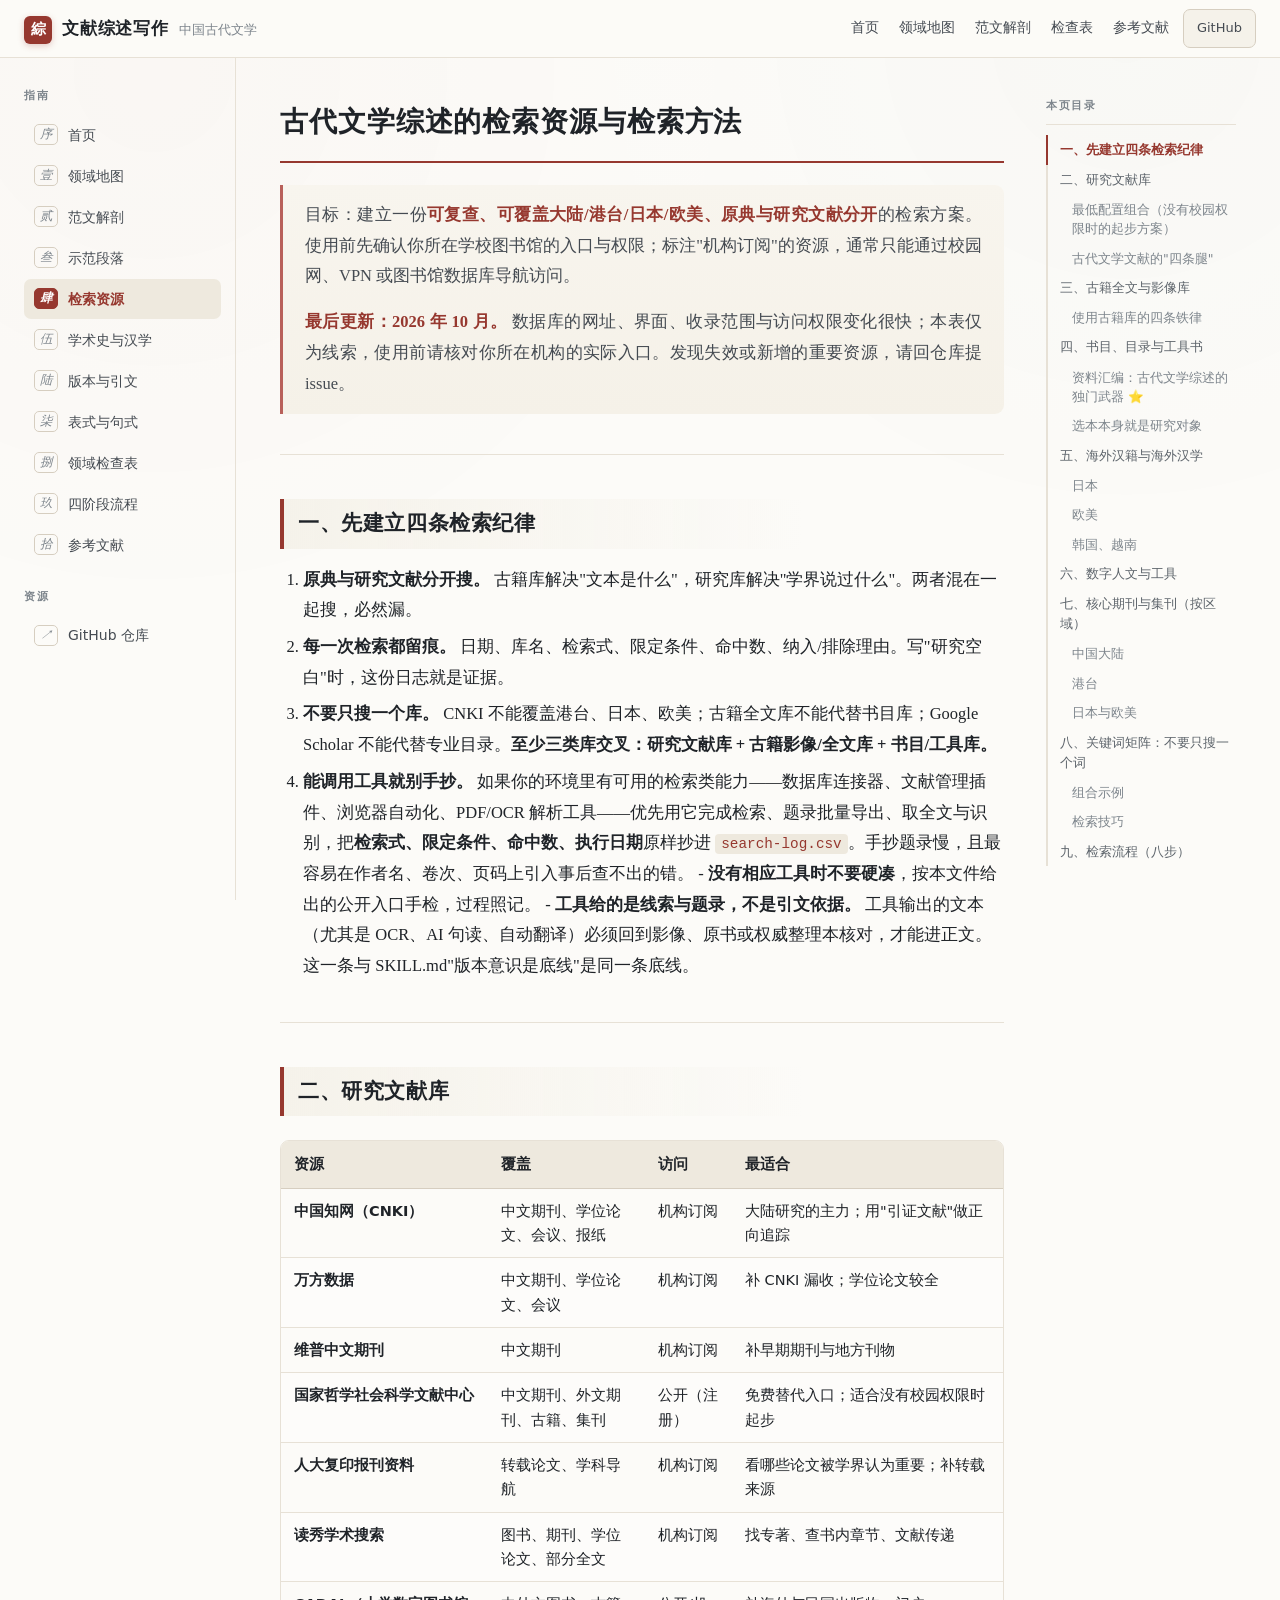
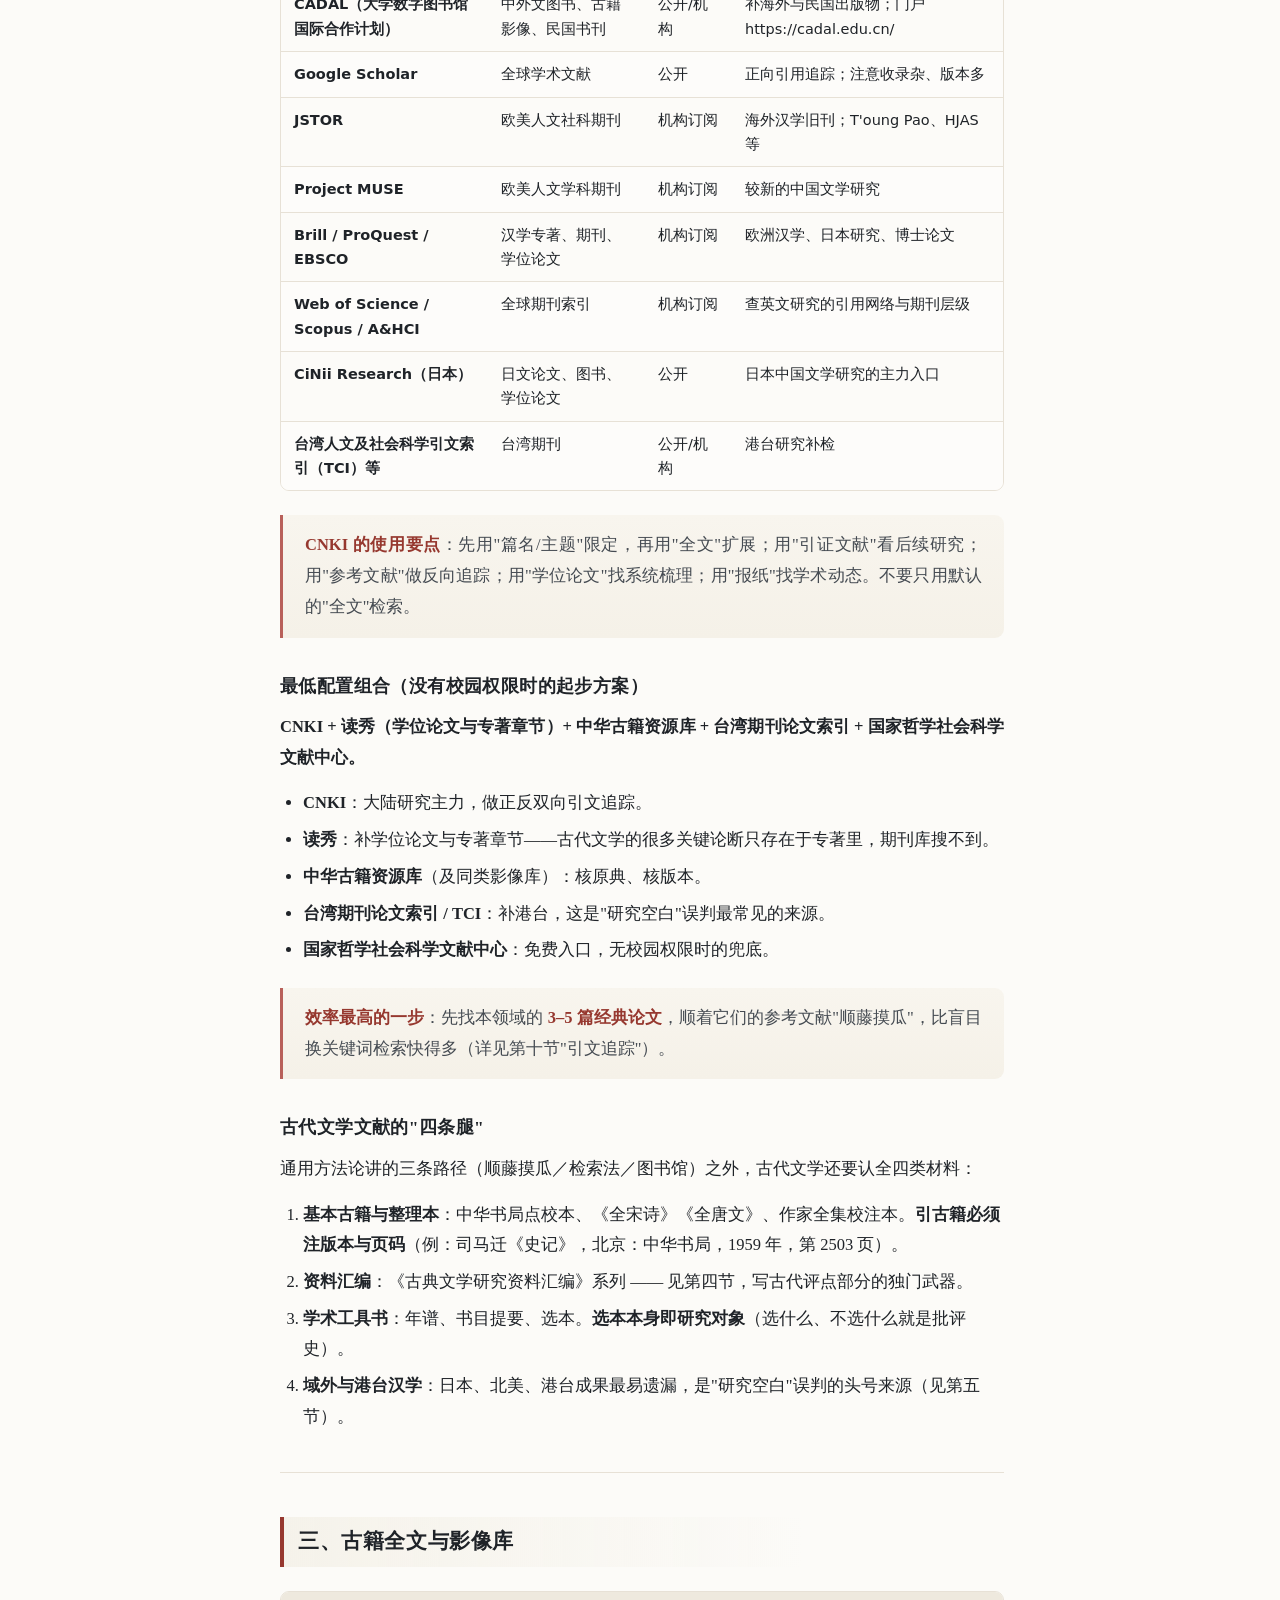
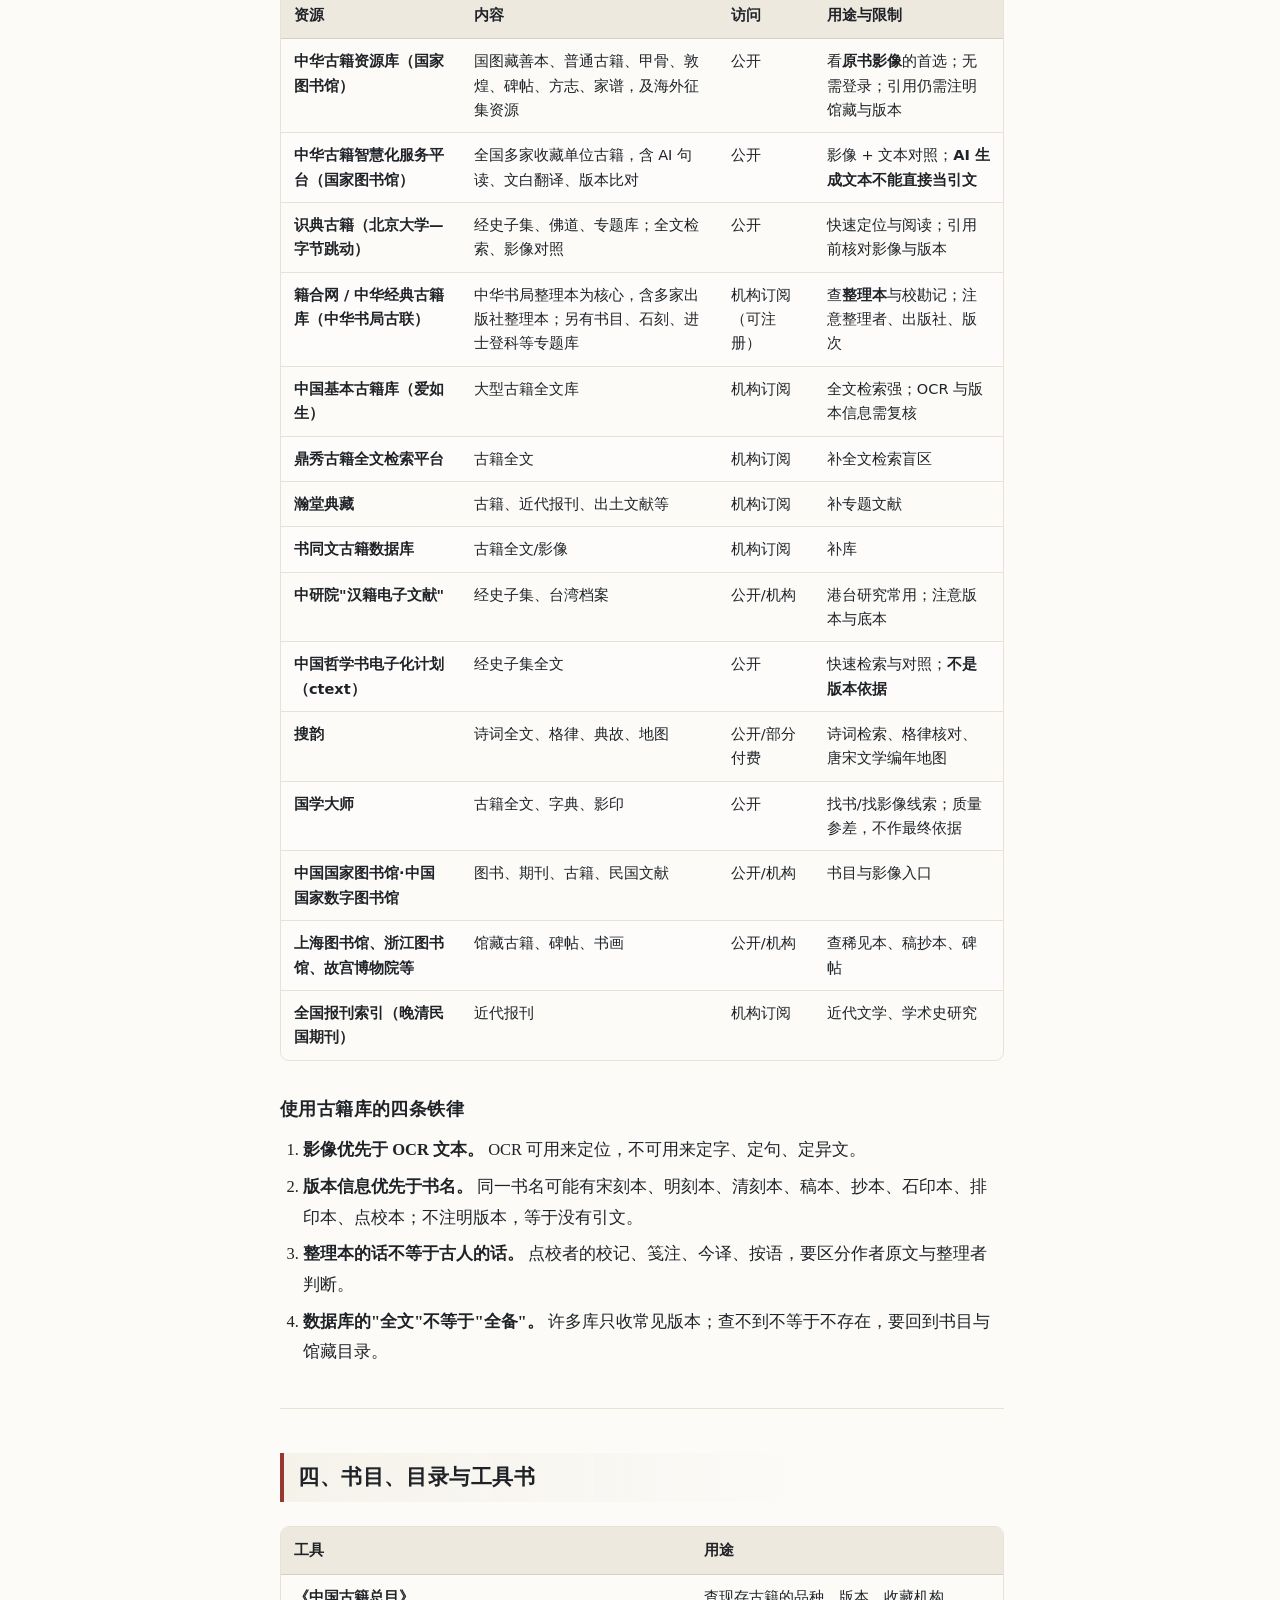
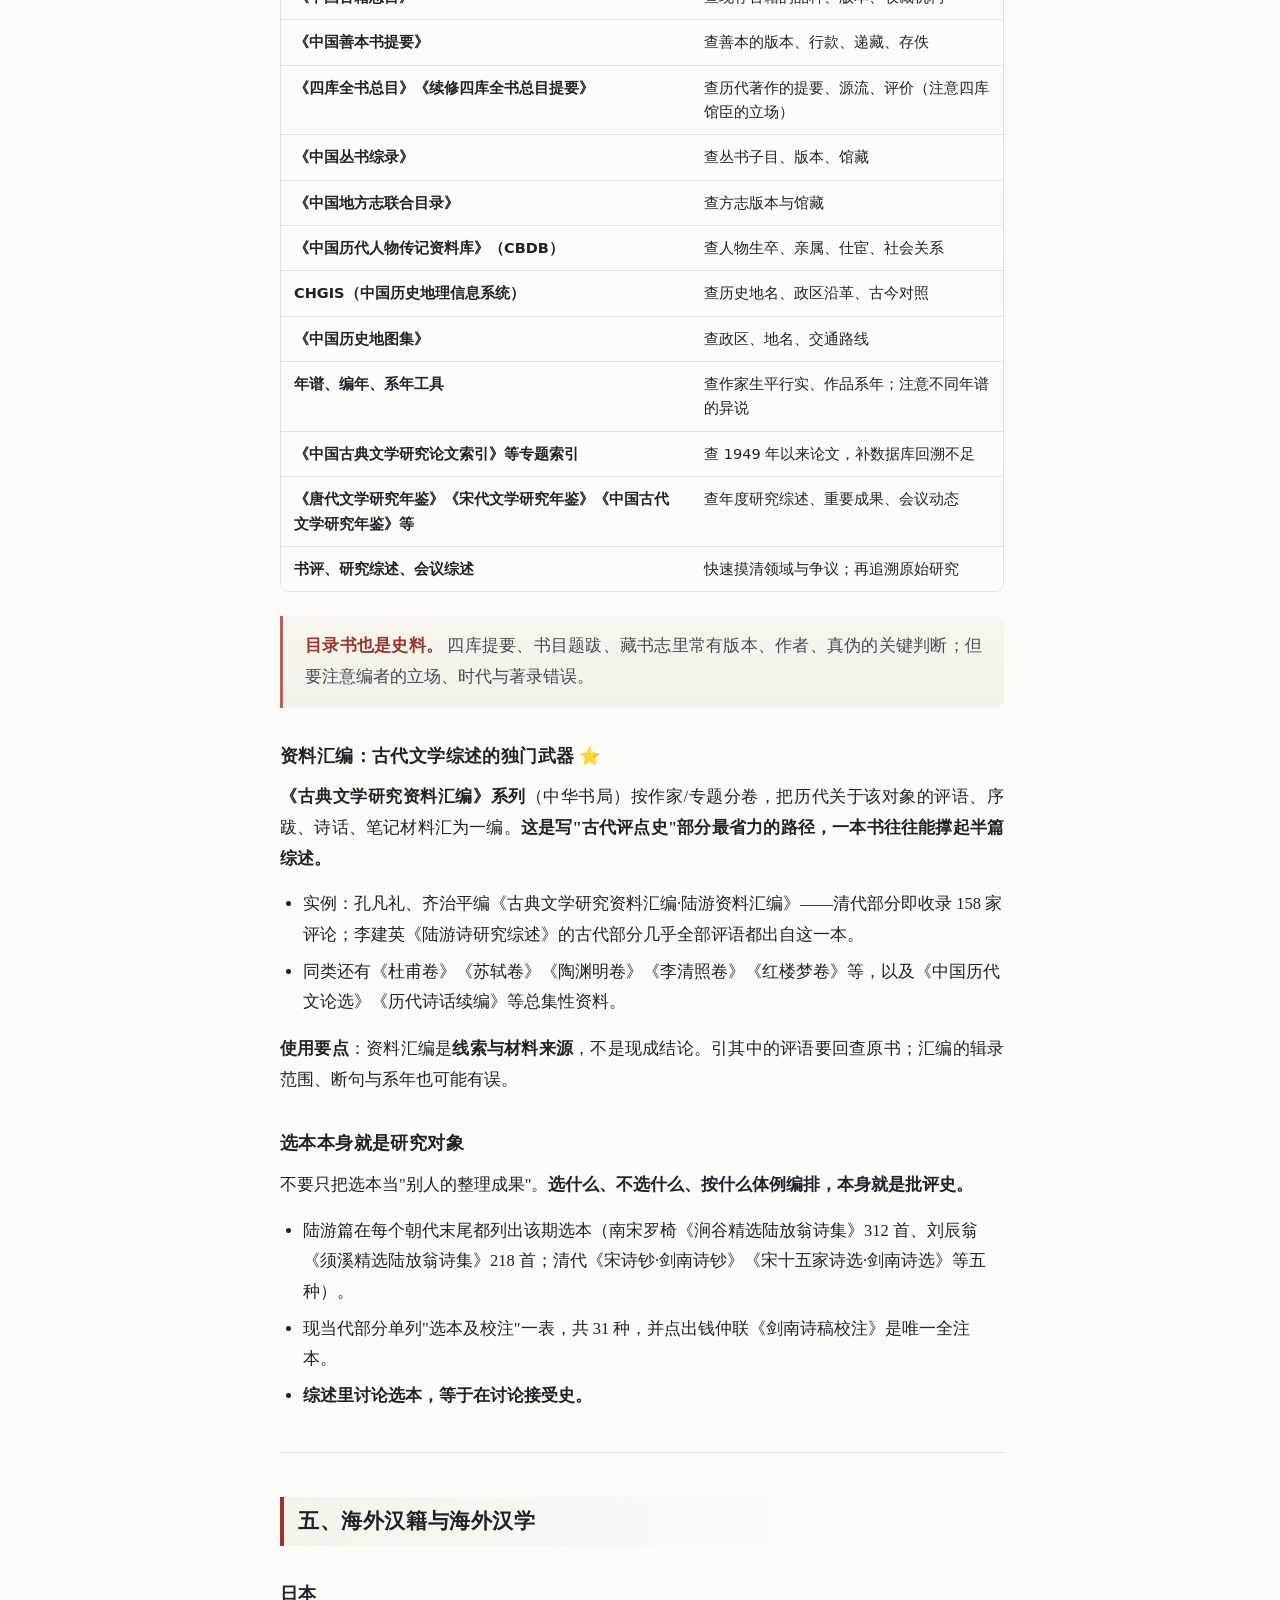
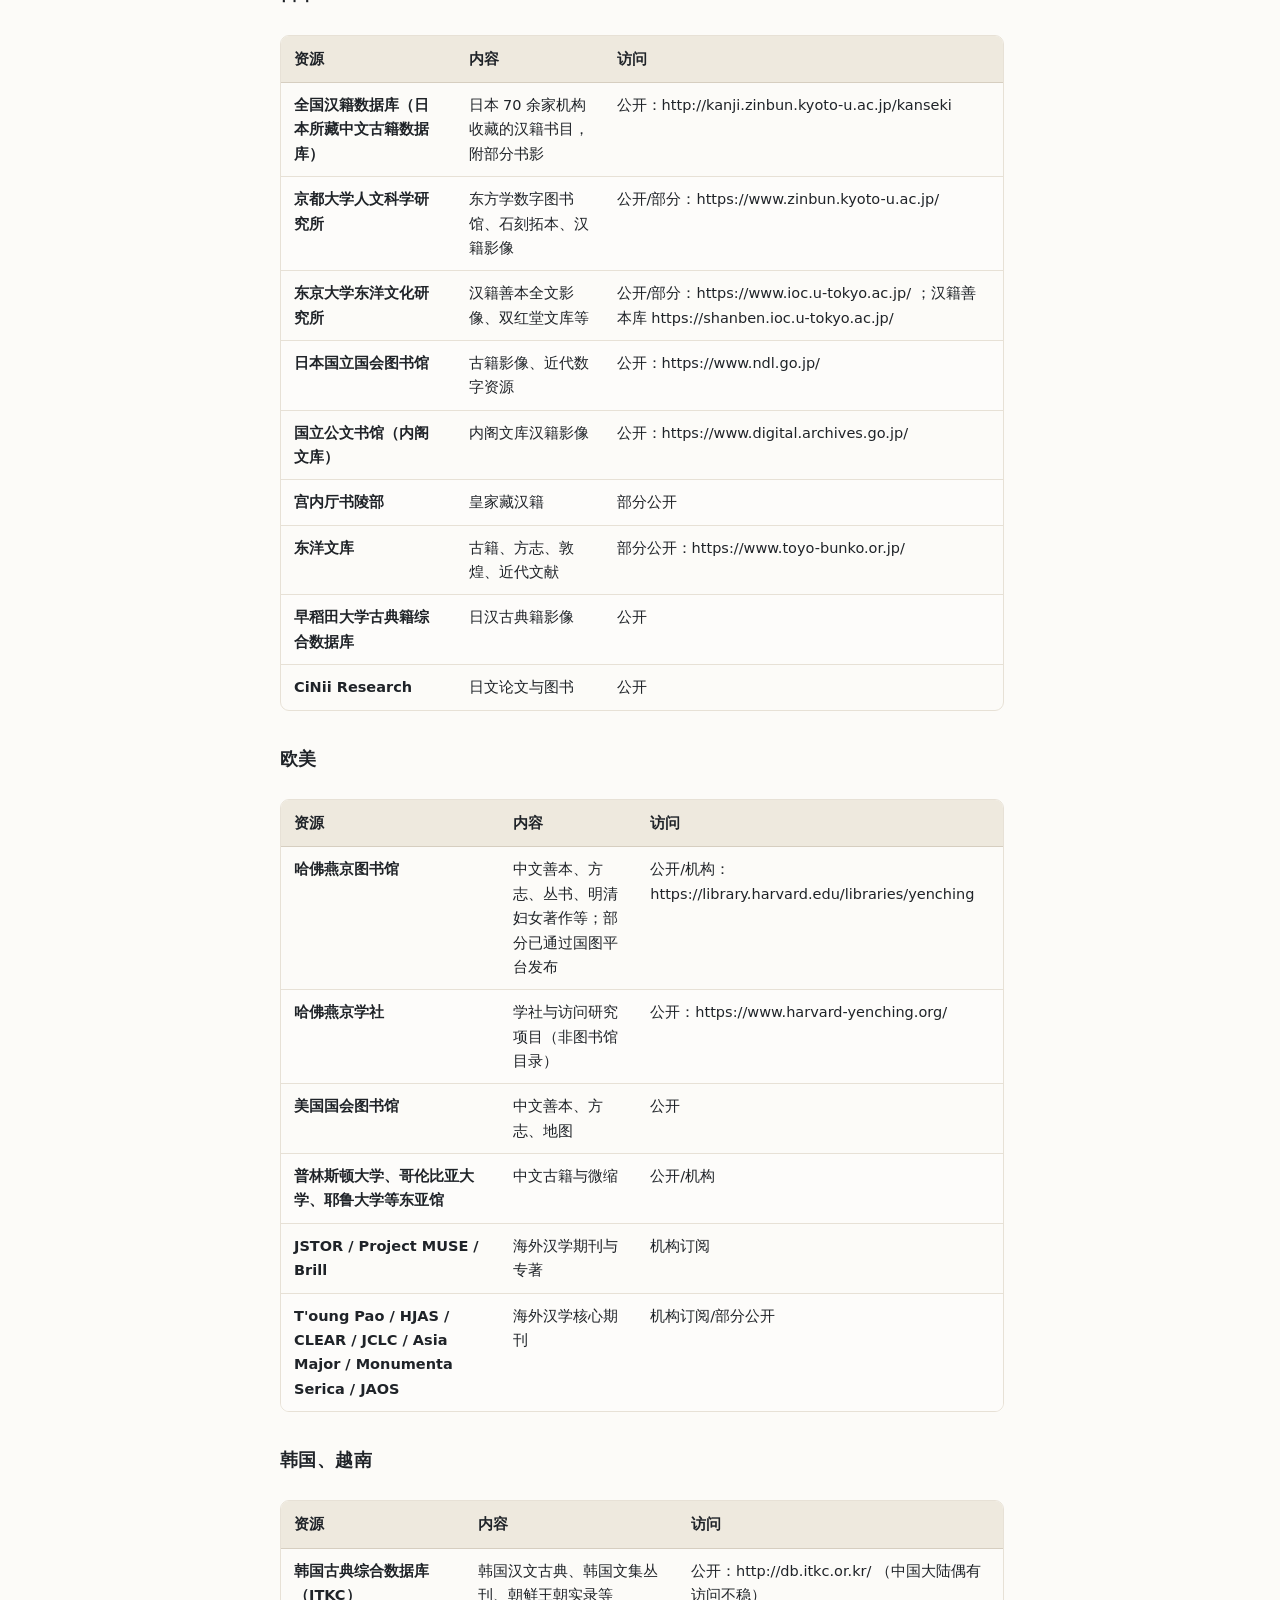
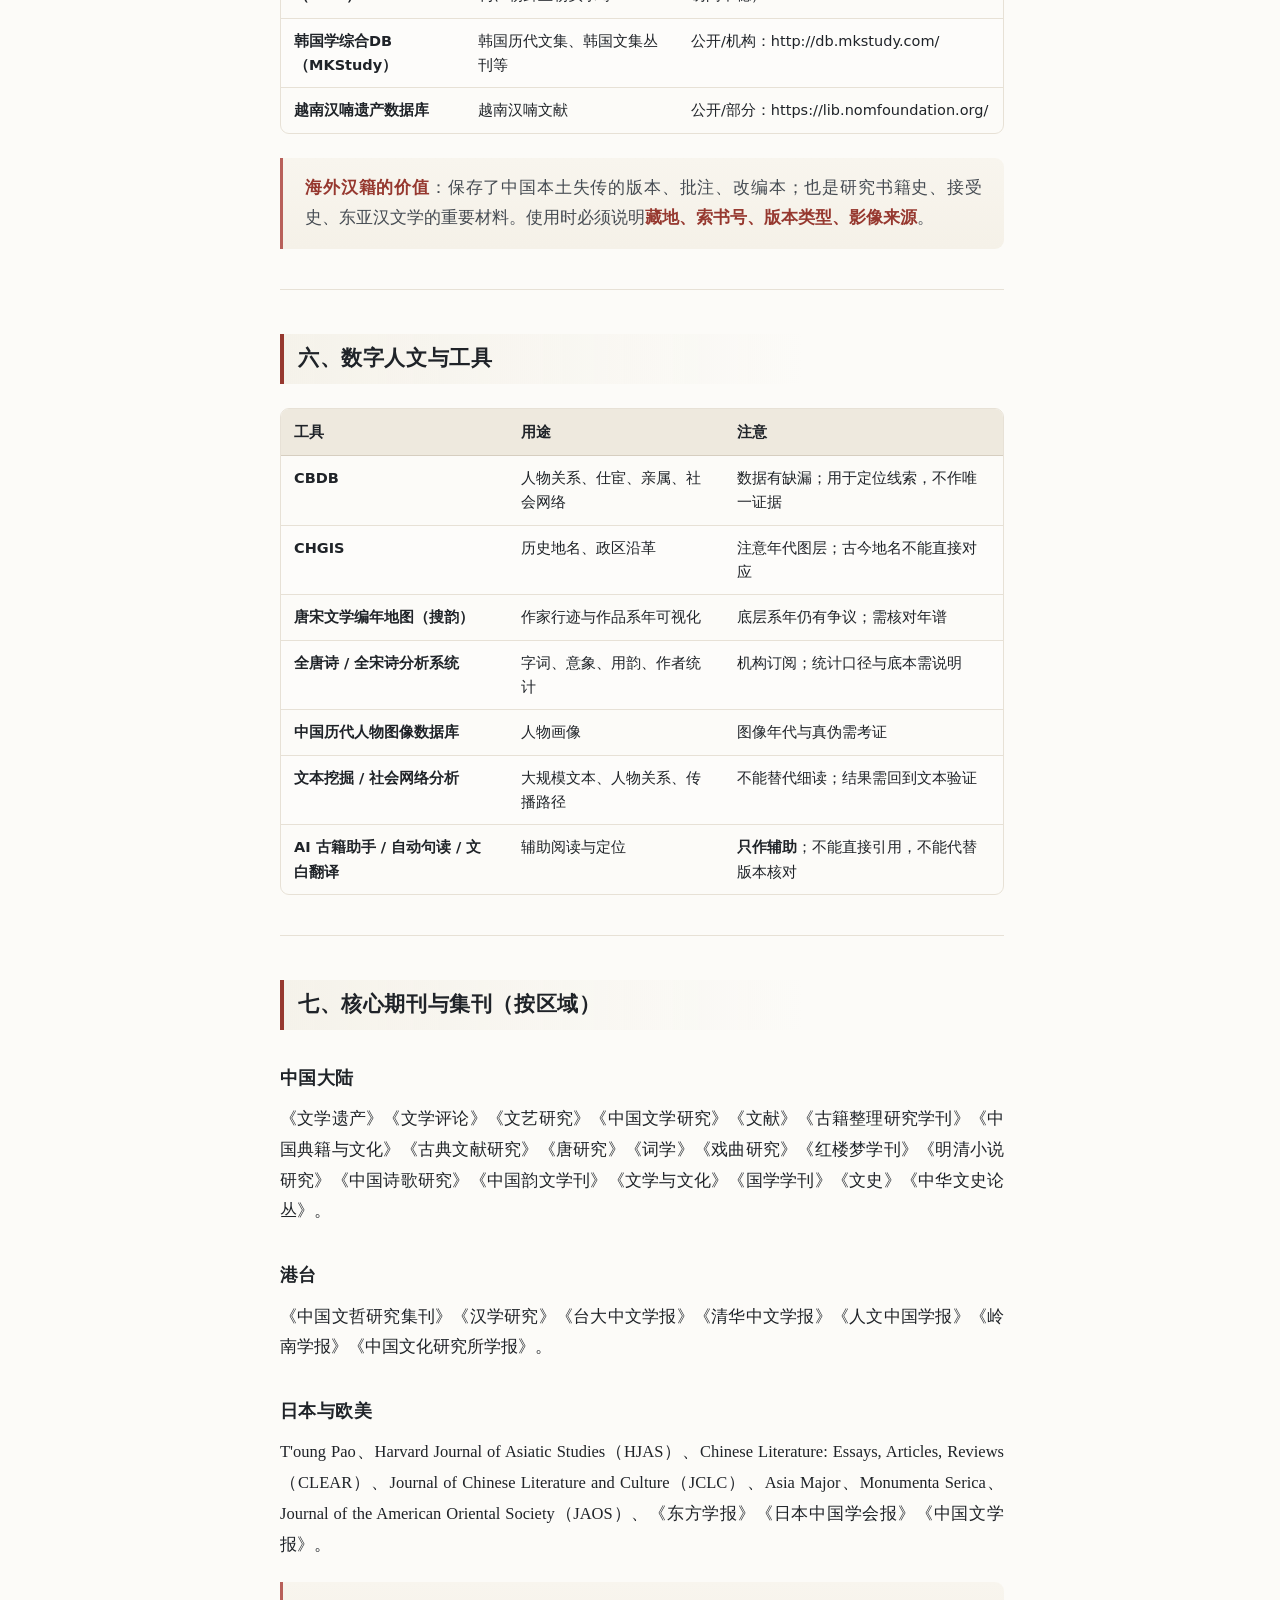
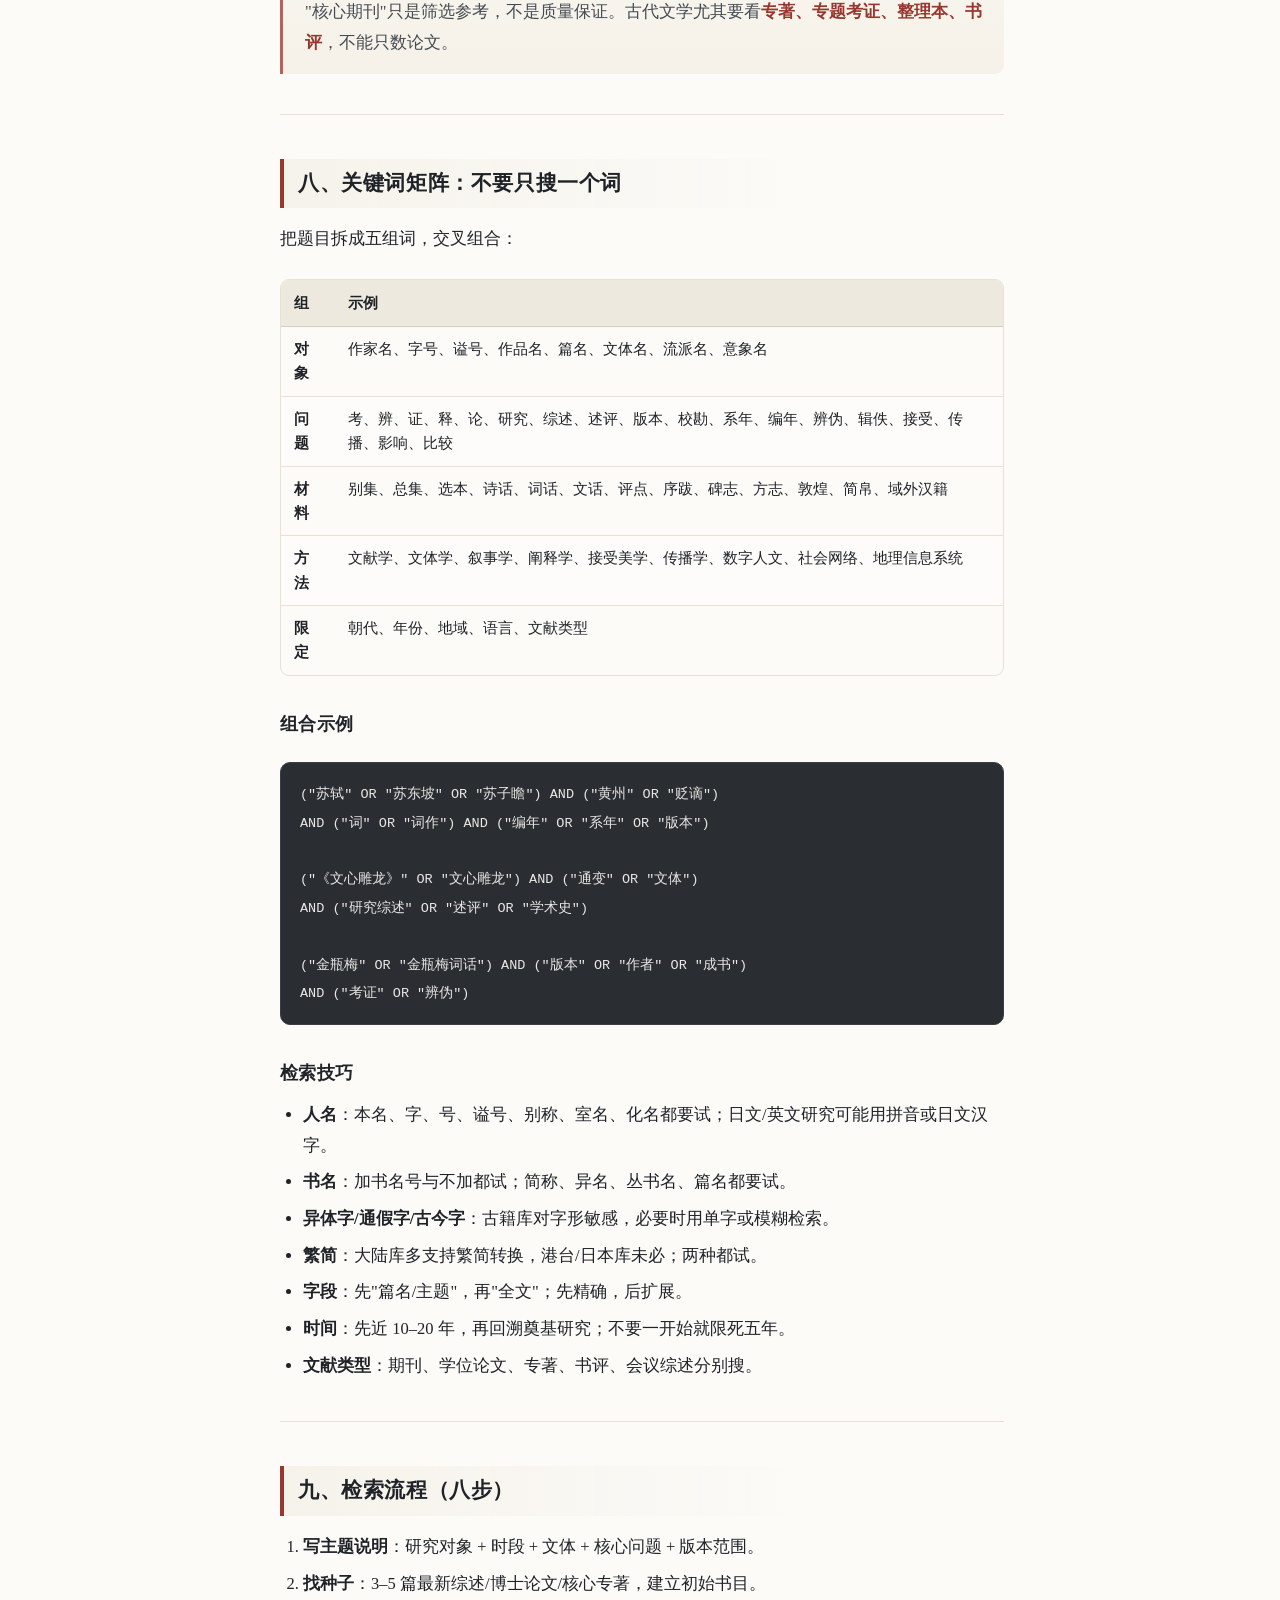
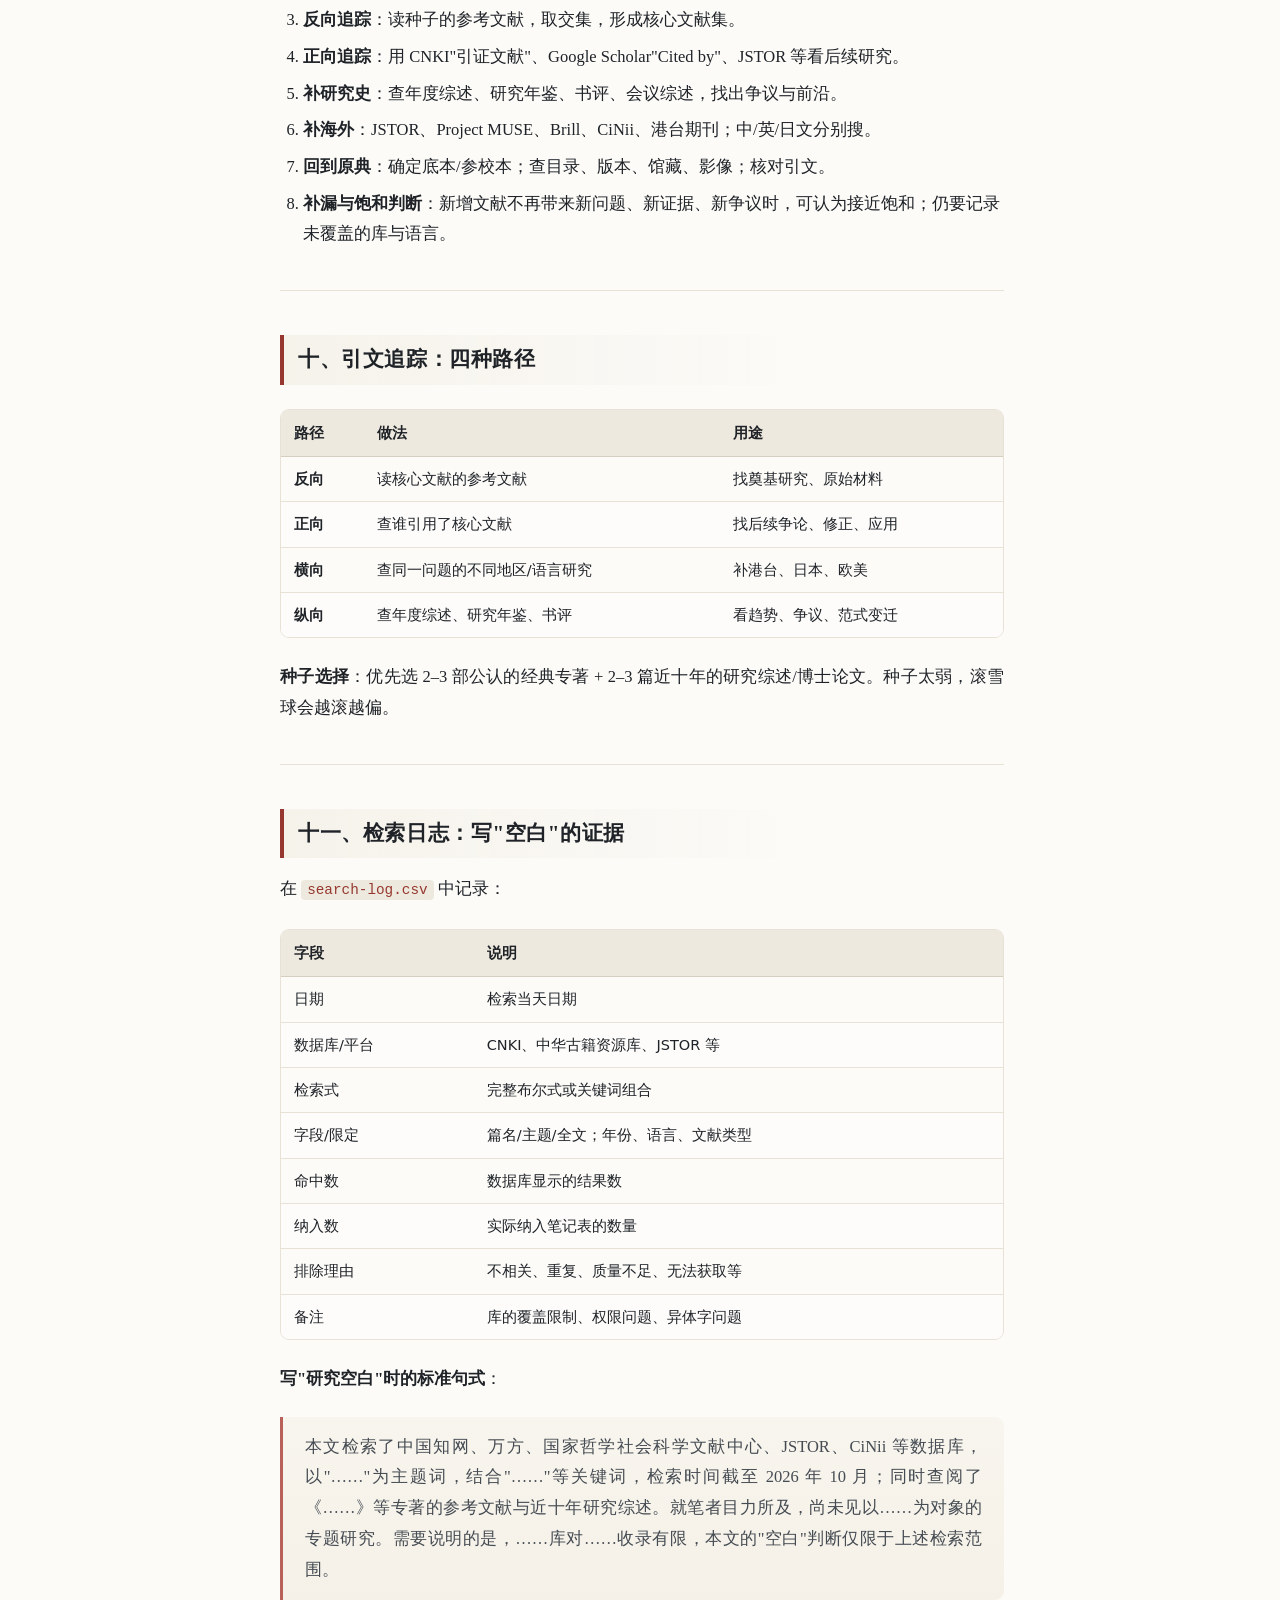
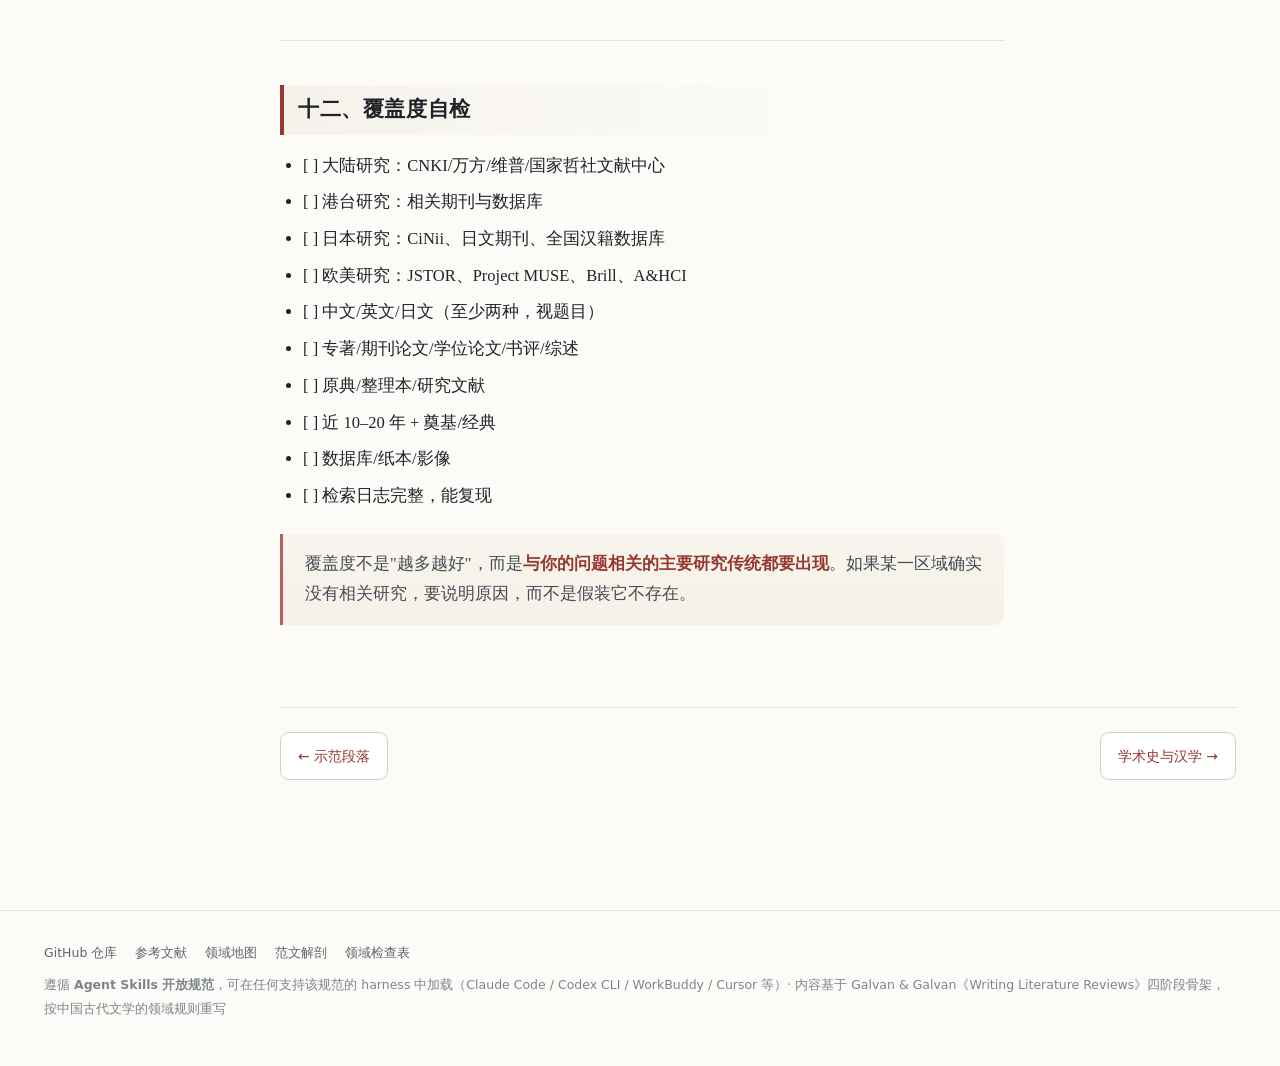
<file: docs/search.html>
<!DOCTYPE html>
<html lang="zh-CN">
<head>
<meta charset="utf-8">
<meta name="viewport" content="width=device-width,initial-scale=1">
<title>检索资源 · 中国古代文学文献综述写作</title>
<meta name="description" content="检索资源">
<link rel="stylesheet" href="assets/style.css">
</head>
<body>
<header class="topbar">
  <span class="prog"></span>
  <div class="brand"><span class="seal">綜</span><b>文献综述写作</b><span>中国古代文学</span></div>
  <div class="spacer"></div>
  <nav>
    <a href="index.html">首页</a>
    <a href="domain.html">领域地图</a>
    <a href="examples.html">范文解剖</a>
    <a href="checklist.html">检查表</a>
    <a href="bib.html">参考文献</a>
  </nav>
  <a class="gh-btn" href="https://github.com/nqd963/literature-review-writing" target="_blank">GitHub</a>
</header>
<div class="wrap">
<aside class="side">
<h4>指南</h4>
<a class="" href="index.html"><i class="num">序</i>首页</a>
<a class="" href="domain.html"><i class="num">壹</i>领域地图</a><a class="" href="examples.html"><i class="num">贰</i>范文解剖</a><a class="" href="model.html"><i class="num">叁</i>示范段落</a><a class="on" href="search.html"><i class="num">肆</i>检索资源</a><a class="" href="history.html"><i class="num">伍</i>学术史与汉学</a><a class="" href="editions.html"><i class="num">陆</i>版本与引文</a><a class="" href="templates.html"><i class="num">柒</i>表式与句式</a><a class="" href="checklist.html"><i class="num">捌</i>领域检查表</a><a class="" href="pipeline.html"><i class="num">玖</i>四阶段流程</a><a class="" href="bib.html"><i class="num">拾</i>参考文献</a>
<h4>资源</h4>
<a href="https://github.com/nqd963/literature-review-writing" target="_blank"><i class="num">↗</i>GitHub 仓库</a>
</aside>
<main>
<div class="grid">
<div class="markdown">
<h1>古代文学综述的检索资源与检索方法</h1>
<blockquote>
<p>目标：建立一份<strong>可复查、可覆盖大陆/港台/日本/欧美、原典与研究文献分开</strong>的检索方案。
使用前先确认你所在学校图书馆的入口与权限；标注"机构订阅"的资源，通常只能通过校园网、VPN 或图书馆数据库导航访问。</p>
<p><strong>最后更新：2026 年 10 月。</strong> 数据库的网址、界面、收录范围与访问权限变化很快；本表仅为线索，使用前请核对你所在机构的实际入口。发现失效或新增的重要资源，请回仓库提 issue。</p>
</blockquote>
<hr />
<h2 id="sec-1">一、先建立四条检索纪律<a class="anchor" href="#sec-1">#</a></h2>
<ol>
<li><strong>原典与研究文献分开搜。</strong> 古籍库解决"文本是什么"，研究库解决"学界说过什么"。两者混在一起搜，必然漏。</li>
<li><strong>每一次检索都留痕。</strong> 日期、库名、检索式、限定条件、命中数、纳入/排除理由。写"研究空白"时，这份日志就是证据。</li>
<li><strong>不要只搜一个库。</strong> CNKI 不能覆盖港台、日本、欧美；古籍全文库不能代替书目库；Google Scholar 不能代替专业目录。<strong>至少三类库交叉：研究文献库 + 古籍影像/全文库 + 书目/工具库。</strong></li>
<li><strong>能调用工具就别手抄。</strong> 如果你的环境里有可用的检索类能力——数据库连接器、文献管理插件、浏览器自动化、PDF/OCR 解析工具——优先用它完成检索、题录批量导出、取全文与识别，把<strong>检索式、限定条件、命中数、执行日期</strong>原样抄进 <code>search-log.csv</code>。手抄题录慢，且最容易在作者名、卷次、页码上引入事后查不出的错。
   - <strong>没有相应工具时不要硬凑</strong>，按本文件给出的公开入口手检，过程照记。
   - <strong>工具给的是线索与题录，不是引文依据。</strong> 工具输出的文本（尤其是 OCR、AI 句读、自动翻译）必须回到影像、原书或权威整理本核对，才能进正文。这一条与 SKILL.md"版本意识是底线"是同一条底线。</li>
</ol>
<hr />
<h2 id="sec-2">二、研究文献库<a class="anchor" href="#sec-2">#</a></h2>
<table>
<thead>
<tr>
<th>资源</th>
<th>覆盖</th>
<th>访问</th>
<th>最适合</th>
</tr>
</thead>
<tbody>
<tr>
<td><strong>中国知网（CNKI）</strong></td>
<td>中文期刊、学位论文、会议、报纸</td>
<td>机构订阅</td>
<td>大陆研究的主力；用"引证文献"做正向追踪</td>
</tr>
<tr>
<td><strong>万方数据</strong></td>
<td>中文期刊、学位论文、会议</td>
<td>机构订阅</td>
<td>补 CNKI 漏收；学位论文较全</td>
</tr>
<tr>
<td><strong>维普中文期刊</strong></td>
<td>中文期刊</td>
<td>机构订阅</td>
<td>补早期期刊与地方刊物</td>
</tr>
<tr>
<td><strong>国家哲学社会科学文献中心</strong></td>
<td>中文期刊、外文期刊、古籍、集刊</td>
<td>公开（注册）</td>
<td>免费替代入口；适合没有校园权限时起步</td>
</tr>
<tr>
<td><strong>人大复印报刊资料</strong></td>
<td>转载论文、学科导航</td>
<td>机构订阅</td>
<td>看哪些论文被学界认为重要；补转载来源</td>
</tr>
<tr>
<td><strong>读秀学术搜索</strong></td>
<td>图书、期刊、学位论文、部分全文</td>
<td>机构订阅</td>
<td>找专著、查书内章节、文献传递</td>
</tr>
<tr>
<td><strong>CADAL（大学数字图书馆国际合作计划）</strong></td>
<td>中外文图书、古籍影像、民国书刊</td>
<td>公开/机构</td>
<td>补海外与民国出版物；门户 https://cadal.edu.cn/</td>
</tr>
<tr>
<td><strong>Google Scholar</strong></td>
<td>全球学术文献</td>
<td>公开</td>
<td>正向引用追踪；注意收录杂、版本多</td>
</tr>
<tr>
<td><strong>JSTOR</strong></td>
<td>欧美人文社科期刊</td>
<td>机构订阅</td>
<td>海外汉学旧刊；T'oung Pao、HJAS 等</td>
</tr>
<tr>
<td><strong>Project MUSE</strong></td>
<td>欧美人文学科期刊</td>
<td>机构订阅</td>
<td>较新的中国文学研究</td>
</tr>
<tr>
<td><strong>Brill / ProQuest / EBSCO</strong></td>
<td>汉学专著、期刊、学位论文</td>
<td>机构订阅</td>
<td>欧洲汉学、日本研究、博士论文</td>
</tr>
<tr>
<td><strong>Web of Science / Scopus / A&amp;HCI</strong></td>
<td>全球期刊索引</td>
<td>机构订阅</td>
<td>查英文研究的引用网络与期刊层级</td>
</tr>
<tr>
<td><strong>CiNii Research（日本）</strong></td>
<td>日文论文、图书、学位论文</td>
<td>公开</td>
<td>日本中国文学研究的主力入口</td>
</tr>
<tr>
<td><strong>台湾人文及社会科学引文索引（TCI）等</strong></td>
<td>台湾期刊</td>
<td>公开/机构</td>
<td>港台研究补检</td>
</tr>
</tbody>
</table>
<blockquote>
<p><strong>CNKI 的使用要点</strong>：先用"篇名/主题"限定，再用"全文"扩展；用"引证文献"看后续研究；用"参考文献"做反向追踪；用"学位论文"找系统梳理；用"报纸"找学术动态。不要只用默认的"全文"检索。</p>
</blockquote>
<h3 id="sec-3">最低配置组合（没有校园权限时的起步方案）<a class="anchor" href="#sec-3">#</a></h3>
<p><strong>CNKI + 读秀（学位论文与专著章节）+ 中华古籍资源库 + 台湾期刊论文索引 + 国家哲学社会科学文献中心。</strong></p>
<ul>
<li><strong>CNKI</strong>：大陆研究主力，做正反双向引文追踪。</li>
<li><strong>读秀</strong>：补学位论文与专著章节——古代文学的很多关键论断只存在于专著里，期刊库搜不到。</li>
<li><strong>中华古籍资源库</strong>（及同类影像库）：核原典、核版本。</li>
<li><strong>台湾期刊论文索引 / TCI</strong>：补港台，这是"研究空白"误判最常见的来源。</li>
<li><strong>国家哲学社会科学文献中心</strong>：免费入口，无校园权限时的兜底。</li>
</ul>
<blockquote>
<p><strong>效率最高的一步</strong>：先找本领域的 <strong>3–5 篇经典论文</strong>，顺着它们的参考文献"顺藤摸瓜"，比盲目换关键词检索快得多（详见第十节"引文追踪"）。</p>
</blockquote>
<h3 id="sec-4">古代文学文献的"四条腿"<a class="anchor" href="#sec-4">#</a></h3>
<p>通用方法论讲的三条路径（顺藤摸瓜／检索法／图书馆）之外，古代文学还要认全四类材料：</p>
<ol>
<li><strong>基本古籍与整理本</strong>：中华书局点校本、《全宋诗》《全唐文》、作家全集校注本。<strong>引古籍必须注版本与页码</strong>（例：司马迁《史记》，北京：中华书局，1959 年，第 2503 页）。</li>
<li><strong>资料汇编</strong>：《古典文学研究资料汇编》系列 —— 见第四节，写古代评点部分的独门武器。</li>
<li><strong>学术工具书</strong>：年谱、书目提要、选本。<strong>选本本身即研究对象</strong>（选什么、不选什么就是批评史）。</li>
<li><strong>域外与港台汉学</strong>：日本、北美、港台成果最易遗漏，是"研究空白"误判的头号来源（见第五节）。</li>
</ol>
<hr />
<h2 id="sec-5">三、古籍全文与影像库<a class="anchor" href="#sec-5">#</a></h2>
<table>
<thead>
<tr>
<th>资源</th>
<th>内容</th>
<th>访问</th>
<th>用途与限制</th>
</tr>
</thead>
<tbody>
<tr>
<td><strong>中华古籍资源库（国家图书馆）</strong></td>
<td>国图藏善本、普通古籍、甲骨、敦煌、碑帖、方志、家谱，及海外征集资源</td>
<td>公开</td>
<td>看<strong>原书影像</strong>的首选；无需登录；引用仍需注明馆藏与版本</td>
</tr>
<tr>
<td><strong>中华古籍智慧化服务平台（国家图书馆）</strong></td>
<td>全国多家收藏单位古籍，含 AI 句读、文白翻译、版本比对</td>
<td>公开</td>
<td>影像 + 文本对照；<strong>AI 生成文本不能直接当引文</strong></td>
</tr>
<tr>
<td><strong>识典古籍（北京大学—字节跳动）</strong></td>
<td>经史子集、佛道、专题库；全文检索、影像对照</td>
<td>公开</td>
<td>快速定位与阅读；引用前核对影像与版本</td>
</tr>
<tr>
<td><strong>籍合网 / 中华经典古籍库（中华书局古联）</strong></td>
<td>中华书局整理本为核心，含多家出版社整理本；另有书目、石刻、进士登科等专题库</td>
<td>机构订阅（可注册）</td>
<td>查<strong>整理本</strong>与校勘记；注意整理者、出版社、版次</td>
</tr>
<tr>
<td><strong>中国基本古籍库（爱如生）</strong></td>
<td>大型古籍全文库</td>
<td>机构订阅</td>
<td>全文检索强；OCR 与版本信息需复核</td>
</tr>
<tr>
<td><strong>鼎秀古籍全文检索平台</strong></td>
<td>古籍全文</td>
<td>机构订阅</td>
<td>补全文检索盲区</td>
</tr>
<tr>
<td><strong>瀚堂典藏</strong></td>
<td>古籍、近代报刊、出土文献等</td>
<td>机构订阅</td>
<td>补专题文献</td>
</tr>
<tr>
<td><strong>书同文古籍数据库</strong></td>
<td>古籍全文/影像</td>
<td>机构订阅</td>
<td>补库</td>
</tr>
<tr>
<td><strong>中研院"汉籍电子文献"</strong></td>
<td>经史子集、台湾档案</td>
<td>公开/机构</td>
<td>港台研究常用；注意版本与底本</td>
</tr>
<tr>
<td><strong>中国哲学书电子化计划（ctext）</strong></td>
<td>经史子集全文</td>
<td>公开</td>
<td>快速检索与对照；<strong>不是版本依据</strong></td>
</tr>
<tr>
<td><strong>搜韵</strong></td>
<td>诗词全文、格律、典故、地图</td>
<td>公开/部分付费</td>
<td>诗词检索、格律核对、唐宋文学编年地图</td>
</tr>
<tr>
<td><strong>国学大师</strong></td>
<td>古籍全文、字典、影印</td>
<td>公开</td>
<td>找书/找影像线索；质量参差，不作最终依据</td>
</tr>
<tr>
<td><strong>中国国家图书馆·中国国家数字图书馆</strong></td>
<td>图书、期刊、古籍、民国文献</td>
<td>公开/机构</td>
<td>书目与影像入口</td>
</tr>
<tr>
<td><strong>上海图书馆、浙江图书馆、故宫博物院等</strong></td>
<td>馆藏古籍、碑帖、书画</td>
<td>公开/机构</td>
<td>查稀见本、稿抄本、碑帖</td>
</tr>
<tr>
<td><strong>全国报刊索引（晚清民国期刊）</strong></td>
<td>近代报刊</td>
<td>机构订阅</td>
<td>近代文学、学术史研究</td>
</tr>
</tbody>
</table>
<h3 id="sec-6">使用古籍库的四条铁律<a class="anchor" href="#sec-6">#</a></h3>
<ol>
<li><strong>影像优先于 OCR 文本。</strong> OCR 可用来定位，不可用来定字、定句、定异文。</li>
<li><strong>版本信息优先于书名。</strong> 同一书名可能有宋刻本、明刻本、清刻本、稿本、抄本、石印本、排印本、点校本；不注明版本，等于没有引文。</li>
<li><strong>整理本的话不等于古人的话。</strong> 点校者的校记、笺注、今译、按语，要区分作者原文与整理者判断。</li>
<li><strong>数据库的"全文"不等于"全备"。</strong> 许多库只收常见版本；查不到不等于不存在，要回到书目与馆藏目录。</li>
</ol>
<hr />
<h2 id="sec-7">四、书目、目录与工具书<a class="anchor" href="#sec-7">#</a></h2>
<table>
<thead>
<tr>
<th>工具</th>
<th>用途</th>
</tr>
</thead>
<tbody>
<tr>
<td><strong>《中国古籍总目》</strong></td>
<td>查现存古籍的品种、版本、收藏机构</td>
</tr>
<tr>
<td><strong>《中国善本书提要》</strong></td>
<td>查善本的版本、行款、递藏、存佚</td>
</tr>
<tr>
<td><strong>《四库全书总目》《续修四库全书总目提要》</strong></td>
<td>查历代著作的提要、源流、评价（注意四库馆臣的立场）</td>
</tr>
<tr>
<td><strong>《中国丛书综录》</strong></td>
<td>查丛书子目、版本、馆藏</td>
</tr>
<tr>
<td><strong>《中国地方志联合目录》</strong></td>
<td>查方志版本与馆藏</td>
</tr>
<tr>
<td><strong>《中国历代人物传记资料库》（CBDB）</strong></td>
<td>查人物生卒、亲属、仕宦、社会关系</td>
</tr>
<tr>
<td><strong>CHGIS（中国历史地理信息系统）</strong></td>
<td>查历史地名、政区沿革、古今对照</td>
</tr>
<tr>
<td><strong>《中国历史地图集》</strong></td>
<td>查政区、地名、交通路线</td>
</tr>
<tr>
<td><strong>年谱、编年、系年工具</strong></td>
<td>查作家生平行实、作品系年；注意不同年谱的异说</td>
</tr>
<tr>
<td><strong>《中国古典文学研究论文索引》等专题索引</strong></td>
<td>查 1949 年以来论文，补数据库回溯不足</td>
</tr>
<tr>
<td><strong>《唐代文学研究年鉴》《宋代文学研究年鉴》《中国古代文学研究年鉴》等</strong></td>
<td>查年度研究综述、重要成果、会议动态</td>
</tr>
<tr>
<td><strong>书评、研究综述、会议综述</strong></td>
<td>快速摸清领域与争议；再追溯原始研究</td>
</tr>
</tbody>
</table>
<blockquote>
<p><strong>目录书也是史料。</strong> 四库提要、书目题跋、藏书志里常有版本、作者、真伪的关键判断；但要注意编者的立场、时代与著录错误。</p>
</blockquote>
<h3 id="sec-8">资料汇编：古代文学综述的独门武器 ⭐<a class="anchor" href="#sec-8">#</a></h3>
<p><strong>《古典文学研究资料汇编》系列</strong>（中华书局）按作家/专题分卷，把历代关于该对象的评语、序跋、诗话、笔记材料汇为一编。<strong>这是写"古代评点史"部分最省力的路径，一本书往往能撑起半篇综述。</strong></p>
<ul>
<li>实例：孔凡礼、齐治平编《古典文学研究资料汇编·陆游资料汇编》——清代部分即收录 158 家评论；李建英《陆游诗研究综述》的古代部分几乎全部评语都出自这一本。</li>
<li>同类还有《杜甫卷》《苏轼卷》《陶渊明卷》《李清照卷》《红楼梦卷》等，以及《中国历代文论选》《历代诗话续编》等总集性资料。</li>
</ul>
<p><strong>使用要点</strong>：资料汇编是<strong>线索与材料来源</strong>，不是现成结论。引其中的评语要回查原书；汇编的辑录范围、断句与系年也可能有误。</p>
<h3 id="sec-9">选本本身就是研究对象<a class="anchor" href="#sec-9">#</a></h3>
<p>不要只把选本当"别人的整理成果"。<strong>选什么、不选什么、按什么体例编排，本身就是批评史。</strong></p>
<ul>
<li>陆游篇在每个朝代末尾都列出该期选本（南宋罗椅《涧谷精选陆放翁诗集》312 首、刘辰翁《须溪精选陆放翁诗集》218 首；清代《宋诗钞·剑南诗钞》《宋十五家诗选·剑南诗选》等五种）。</li>
<li>现当代部分单列"选本及校注"一表，共 31 种，并点出钱仲联《剑南诗稿校注》是唯一全注本。</li>
<li><strong>综述里讨论选本，等于在讨论接受史。</strong></li>
</ul>
<hr />
<h2 id="sec-10">五、海外汉籍与海外汉学<a class="anchor" href="#sec-10">#</a></h2>
<h3 id="sec-11">日本<a class="anchor" href="#sec-11">#</a></h3>
<table>
<thead>
<tr>
<th>资源</th>
<th>内容</th>
<th>访问</th>
</tr>
</thead>
<tbody>
<tr>
<td><strong>全国汉籍数据库（日本所藏中文古籍数据库）</strong></td>
<td>日本 70 余家机构收藏的汉籍书目，附部分书影</td>
<td>公开：http://kanji.zinbun.kyoto-u.ac.jp/kanseki</td>
</tr>
<tr>
<td><strong>京都大学人文科学研究所</strong></td>
<td>东方学数字图书馆、石刻拓本、汉籍影像</td>
<td>公开/部分：https://www.zinbun.kyoto-u.ac.jp/</td>
</tr>
<tr>
<td><strong>东京大学东洋文化研究所</strong></td>
<td>汉籍善本全文影像、双红堂文库等</td>
<td>公开/部分：https://www.ioc.u-tokyo.ac.jp/ ；汉籍善本库 https://shanben.ioc.u-tokyo.ac.jp/</td>
</tr>
<tr>
<td><strong>日本国立国会图书馆</strong></td>
<td>古籍影像、近代数字资源</td>
<td>公开：https://www.ndl.go.jp/</td>
</tr>
<tr>
<td><strong>国立公文书馆（内阁文库）</strong></td>
<td>内阁文库汉籍影像</td>
<td>公开：https://www.digital.archives.go.jp/</td>
</tr>
<tr>
<td><strong>宫内厅书陵部</strong></td>
<td>皇家藏汉籍</td>
<td>部分公开</td>
</tr>
<tr>
<td><strong>东洋文库</strong></td>
<td>古籍、方志、敦煌、近代文献</td>
<td>部分公开：https://www.toyo-bunko.or.jp/</td>
</tr>
<tr>
<td><strong>早稻田大学古典籍综合数据库</strong></td>
<td>日汉古典籍影像</td>
<td>公开</td>
</tr>
<tr>
<td><strong>CiNii Research</strong></td>
<td>日文论文与图书</td>
<td>公开</td>
</tr>
</tbody>
</table>
<h3 id="sec-12">欧美<a class="anchor" href="#sec-12">#</a></h3>
<table>
<thead>
<tr>
<th>资源</th>
<th>内容</th>
<th>访问</th>
</tr>
</thead>
<tbody>
<tr>
<td><strong>哈佛燕京图书馆</strong></td>
<td>中文善本、方志、丛书、明清妇女著作等；部分已通过国图平台发布</td>
<td>公开/机构：https://library.harvard.edu/libraries/yenching</td>
</tr>
<tr>
<td><strong>哈佛燕京学社</strong></td>
<td>学社与访问研究项目（非图书馆目录）</td>
<td>公开：https://www.harvard-yenching.org/</td>
</tr>
<tr>
<td><strong>美国国会图书馆</strong></td>
<td>中文善本、方志、地图</td>
<td>公开</td>
</tr>
<tr>
<td><strong>普林斯顿大学、哥伦比亚大学、耶鲁大学等东亚馆</strong></td>
<td>中文古籍与微缩</td>
<td>公开/机构</td>
</tr>
<tr>
<td><strong>JSTOR / Project MUSE / Brill</strong></td>
<td>海外汉学期刊与专著</td>
<td>机构订阅</td>
</tr>
<tr>
<td><strong>T'oung Pao / HJAS / CLEAR / JCLC / Asia Major / Monumenta Serica / JAOS</strong></td>
<td>海外汉学核心期刊</td>
<td>机构订阅/部分公开</td>
</tr>
</tbody>
</table>
<h3 id="sec-13">韩国、越南<a class="anchor" href="#sec-13">#</a></h3>
<table>
<thead>
<tr>
<th>资源</th>
<th>内容</th>
<th>访问</th>
</tr>
</thead>
<tbody>
<tr>
<td><strong>韩国古典综合数据库（ITKC）</strong></td>
<td>韩国汉文古典、韩国文集丛刊、朝鲜王朝实录等</td>
<td>公开：http://db.itkc.or.kr/ （中国大陆偶有访问不稳）</td>
</tr>
<tr>
<td><strong>韩国学综合DB（MKStudy）</strong></td>
<td>韩国历代文集、韩国文集丛刊等</td>
<td>公开/机构：http://db.mkstudy.com/</td>
</tr>
<tr>
<td><strong>越南汉喃遗产数据库</strong></td>
<td>越南汉喃文献</td>
<td>公开/部分：https://lib.nomfoundation.org/</td>
</tr>
</tbody>
</table>
<blockquote>
<p><strong>海外汉籍的价值</strong>：保存了中国本土失传的版本、批注、改编本；也是研究书籍史、接受史、东亚汉文学的重要材料。使用时必须说明<strong>藏地、索书号、版本类型、影像来源</strong>。</p>
</blockquote>
<hr />
<h2 id="sec-14">六、数字人文与工具<a class="anchor" href="#sec-14">#</a></h2>
<table>
<thead>
<tr>
<th>工具</th>
<th>用途</th>
<th>注意</th>
</tr>
</thead>
<tbody>
<tr>
<td><strong>CBDB</strong></td>
<td>人物关系、仕宦、亲属、社会网络</td>
<td>数据有缺漏；用于定位线索，不作唯一证据</td>
</tr>
<tr>
<td><strong>CHGIS</strong></td>
<td>历史地名、政区沿革</td>
<td>注意年代图层；古今地名不能直接对应</td>
</tr>
<tr>
<td><strong>唐宋文学编年地图（搜韵）</strong></td>
<td>作家行迹与作品系年可视化</td>
<td>底层系年仍有争议；需核对年谱</td>
</tr>
<tr>
<td><strong>全唐诗 / 全宋诗分析系统</strong></td>
<td>字词、意象、用韵、作者统计</td>
<td>机构订阅；统计口径与底本需说明</td>
</tr>
<tr>
<td><strong>中国历代人物图像数据库</strong></td>
<td>人物画像</td>
<td>图像年代与真伪需考证</td>
</tr>
<tr>
<td><strong>文本挖掘 / 社会网络分析</strong></td>
<td>大规模文本、人物关系、传播路径</td>
<td>不能替代细读；结果需回到文本验证</td>
</tr>
<tr>
<td><strong>AI 古籍助手 / 自动句读 / 文白翻译</strong></td>
<td>辅助阅读与定位</td>
<td><strong>只作辅助</strong>；不能直接引用，不能代替版本核对</td>
</tr>
</tbody>
</table>
<hr />
<h2 id="sec-15">七、核心期刊与集刊（按区域）<a class="anchor" href="#sec-15">#</a></h2>
<h3 id="sec-16">中国大陆<a class="anchor" href="#sec-16">#</a></h3>
<p>《文学遗产》《文学评论》《文艺研究》《中国文学研究》《文献》《古籍整理研究学刊》《中国典籍与文化》《古典文献研究》《唐研究》《词学》《戏曲研究》《红楼梦学刊》《明清小说研究》《中国诗歌研究》《中国韵文学刊》《文学与文化》《国学学刊》《文史》《中华文史论丛》。</p>
<h3 id="sec-17">港台<a class="anchor" href="#sec-17">#</a></h3>
<p>《中国文哲研究集刊》《汉学研究》《台大中文学报》《清华中文学报》《人文中国学报》《岭南学报》《中国文化研究所学报》。</p>
<h3 id="sec-18">日本与欧美<a class="anchor" href="#sec-18">#</a></h3>
<p>T'oung Pao、Harvard Journal of Asiatic Studies（HJAS）、Chinese Literature: Essays, Articles, Reviews（CLEAR）、Journal of Chinese Literature and Culture（JCLC）、Asia Major、Monumenta Serica、Journal of the American Oriental Society（JAOS）、《东方学报》《日本中国学会报》《中国文学报》。</p>
<blockquote>
<p>"核心期刊"只是筛选参考，不是质量保证。古代文学尤其要看<strong>专著、专题考证、整理本、书评</strong>，不能只数论文。</p>
</blockquote>
<hr />
<h2 id="sec-19">八、关键词矩阵：不要只搜一个词<a class="anchor" href="#sec-19">#</a></h2>
<p>把题目拆成五组词，交叉组合：</p>
<table>
<thead>
<tr>
<th>组</th>
<th>示例</th>
</tr>
</thead>
<tbody>
<tr>
<td><strong>对象</strong></td>
<td>作家名、字号、谥号、作品名、篇名、文体名、流派名、意象名</td>
</tr>
<tr>
<td><strong>问题</strong></td>
<td>考、辨、证、释、论、研究、综述、述评、版本、校勘、系年、编年、辨伪、辑佚、接受、传播、影响、比较</td>
</tr>
<tr>
<td><strong>材料</strong></td>
<td>别集、总集、选本、诗话、词话、文话、评点、序跋、碑志、方志、敦煌、简帛、域外汉籍</td>
</tr>
<tr>
<td><strong>方法</strong></td>
<td>文献学、文体学、叙事学、阐释学、接受美学、传播学、数字人文、社会网络、地理信息系统</td>
</tr>
<tr>
<td><strong>限定</strong></td>
<td>朝代、年份、地域、语言、文献类型</td>
</tr>
</tbody>
</table>
<h3 id="sec-20">组合示例<a class="anchor" href="#sec-20">#</a></h3>
<pre><code class="language-text">(&quot;苏轼&quot; OR &quot;苏东坡&quot; OR &quot;苏子瞻&quot;) AND (&quot;黄州&quot; OR &quot;贬谪&quot;)
AND (&quot;词&quot; OR &quot;词作&quot;) AND (&quot;编年&quot; OR &quot;系年&quot; OR &quot;版本&quot;)

(&quot;《文心雕龙》&quot; OR &quot;文心雕龙&quot;) AND (&quot;通变&quot; OR &quot;文体&quot;)
AND (&quot;研究综述&quot; OR &quot;述评&quot; OR &quot;学术史&quot;)

(&quot;金瓶梅&quot; OR &quot;金瓶梅词话&quot;) AND (&quot;版本&quot; OR &quot;作者&quot; OR &quot;成书&quot;)
AND (&quot;考证&quot; OR &quot;辨伪&quot;)
</code></pre>
<h3 id="sec-21">检索技巧<a class="anchor" href="#sec-21">#</a></h3>
<ul>
<li><strong>人名</strong>：本名、字、号、谥号、别称、室名、化名都要试；日文/英文研究可能用拼音或日文汉字。</li>
<li><strong>书名</strong>：加书名号与不加都试；简称、异名、丛书名、篇名都要试。</li>
<li><strong>异体字/通假字/古今字</strong>：古籍库对字形敏感，必要时用单字或模糊检索。</li>
<li><strong>繁简</strong>：大陆库多支持繁简转换，港台/日本库未必；两种都试。</li>
<li><strong>字段</strong>：先"篇名/主题"，再"全文"；先精确，后扩展。</li>
<li><strong>时间</strong>：先近 10–20 年，再回溯奠基研究；不要一开始就限死五年。</li>
<li><strong>文献类型</strong>：期刊、学位论文、专著、书评、会议综述分别搜。</li>
</ul>
<hr />
<h2 id="sec-22">九、检索流程（八步）<a class="anchor" href="#sec-22">#</a></h2>
<ol>
<li><strong>写主题说明</strong>：研究对象 + 时段 + 文体 + 核心问题 + 版本范围。</li>
<li><strong>找种子</strong>：3–5 篇最新综述/博士论文/核心专著，建立初始书目。</li>
<li><strong>反向追踪</strong>：读种子的参考文献，取交集，形成核心文献集。</li>
<li><strong>正向追踪</strong>：用 CNKI"引证文献"、Google Scholar"Cited by"、JSTOR 等看后续研究。</li>
<li><strong>补研究史</strong>：查年度综述、研究年鉴、书评、会议综述，找出争议与前沿。</li>
<li><strong>补海外</strong>：JSTOR、Project MUSE、Brill、CiNii、港台期刊；中/英/日文分别搜。</li>
<li><strong>回到原典</strong>：确定底本/参校本；查目录、版本、馆藏、影像；核对引文。</li>
<li><strong>补漏与饱和判断</strong>：新增文献不再带来新问题、新证据、新争议时，可认为接近饱和；仍要记录未覆盖的库与语言。</li>
</ol>
<hr />
<h2 id="sec-23">十、引文追踪：四种路径<a class="anchor" href="#sec-23">#</a></h2>
<table>
<thead>
<tr>
<th>路径</th>
<th>做法</th>
<th>用途</th>
</tr>
</thead>
<tbody>
<tr>
<td><strong>反向</strong></td>
<td>读核心文献的参考文献</td>
<td>找奠基研究、原始材料</td>
</tr>
<tr>
<td><strong>正向</strong></td>
<td>查谁引用了核心文献</td>
<td>找后续争论、修正、应用</td>
</tr>
<tr>
<td><strong>横向</strong></td>
<td>查同一问题的不同地区/语言研究</td>
<td>补港台、日本、欧美</td>
</tr>
<tr>
<td><strong>纵向</strong></td>
<td>查年度综述、研究年鉴、书评</td>
<td>看趋势、争议、范式变迁</td>
</tr>
</tbody>
</table>
<p><strong>种子选择</strong>：优先选 2–3 部公认的经典专著 + 2–3 篇近十年的研究综述/博士论文。种子太弱，滚雪球会越滚越偏。</p>
<hr />
<h2 id="sec-24">十一、检索日志：写"空白"的证据<a class="anchor" href="#sec-24">#</a></h2>
<p>在 <code>search-log.csv</code> 中记录：</p>
<table>
<thead>
<tr>
<th>字段</th>
<th>说明</th>
</tr>
</thead>
<tbody>
<tr>
<td>日期</td>
<td>检索当天日期</td>
</tr>
<tr>
<td>数据库/平台</td>
<td>CNKI、中华古籍资源库、JSTOR 等</td>
</tr>
<tr>
<td>检索式</td>
<td>完整布尔式或关键词组合</td>
</tr>
<tr>
<td>字段/限定</td>
<td>篇名/主题/全文；年份、语言、文献类型</td>
</tr>
<tr>
<td>命中数</td>
<td>数据库显示的结果数</td>
</tr>
<tr>
<td>纳入数</td>
<td>实际纳入笔记表的数量</td>
</tr>
<tr>
<td>排除理由</td>
<td>不相关、重复、质量不足、无法获取等</td>
</tr>
<tr>
<td>备注</td>
<td>库的覆盖限制、权限问题、异体字问题</td>
</tr>
</tbody>
</table>
<p><strong>写"研究空白"时的标准句式</strong>：</p>
<blockquote>
<p>本文检索了中国知网、万方、国家哲学社会科学文献中心、JSTOR、CiNii 等数据库，以"……"为主题词，结合"……"等关键词，检索时间截至 2026 年 10 月；同时查阅了《……》等专著的参考文献与近十年研究综述。就笔者目力所及，尚未见以……为对象的专题研究。需要说明的是，……库对……收录有限，本文的"空白"判断仅限于上述检索范围。</p>
</blockquote>
<hr />
<h2 id="sec-25">十二、覆盖度自检<a class="anchor" href="#sec-25">#</a></h2>
<ul>
<li>[ ] 大陆研究：CNKI/万方/维普/国家哲社文献中心</li>
<li>[ ] 港台研究：相关期刊与数据库</li>
<li>[ ] 日本研究：CiNii、日文期刊、全国汉籍数据库</li>
<li>[ ] 欧美研究：JSTOR、Project MUSE、Brill、A&amp;HCI</li>
<li>[ ] 中文/英文/日文（至少两种，视题目）</li>
<li>[ ] 专著/期刊论文/学位论文/书评/综述</li>
<li>[ ] 原典/整理本/研究文献</li>
<li>[ ] 近 10–20 年 + 奠基/经典</li>
<li>[ ] 数据库/纸本/影像</li>
<li>[ ] 检索日志完整，能复现</li>
</ul>
<blockquote>
<p>覆盖度不是"越多越好"，而是<strong>与你的问题相关的主要研究传统都要出现</strong>。如果某一区域确实没有相关研究，要说明原因，而不是假装它不存在。</p>
</blockquote>
</div>
<nav class="toc"><div class="t-h">本页目录</div><a class="" href="#sec-1">一、先建立四条检索纪律</a><a class="" href="#sec-2">二、研究文献库</a><a class="lv3" href="#sec-3">最低配置组合（没有校园权限时的起步方案）</a><a class="lv3" href="#sec-4">古代文学文献的"四条腿"</a><a class="" href="#sec-5">三、古籍全文与影像库</a><a class="lv3" href="#sec-6">使用古籍库的四条铁律</a><a class="" href="#sec-7">四、书目、目录与工具书</a><a class="lv3" href="#sec-8">资料汇编：古代文学综述的独门武器 ⭐</a><a class="lv3" href="#sec-9">选本本身就是研究对象</a><a class="" href="#sec-10">五、海外汉籍与海外汉学</a><a class="lv3" href="#sec-11">日本</a><a class="lv3" href="#sec-12">欧美</a><a class="lv3" href="#sec-13">韩国、越南</a><a class="" href="#sec-14">六、数字人文与工具</a><a class="" href="#sec-15">七、核心期刊与集刊（按区域）</a><a class="lv3" href="#sec-16">中国大陆</a><a class="lv3" href="#sec-17">港台</a><a class="lv3" href="#sec-18">日本与欧美</a><a class="" href="#sec-19">八、关键词矩阵：不要只搜一个词</a><a class="lv3" href="#sec-20">组合示例</a><a class="lv3" href="#sec-21">检索技巧</a><a class="" href="#sec-22">九、检索流程（八步）</a><a class="" href="#sec-23">十、引文追踪：四种路径</a><a class="" href="#sec-24">十一、检索日志：写"空白"的证据</a><a class="" href="#sec-25">十二、覆盖度自检</a></nav>
</div>
<div class="pager"><a href="model.html">← 示范段落</a><a href="history.html">学术史与汉学 →</a></div>
</main>
</div>
<button id="totop" title="回到顶部">↑</button>
<footer>
  <div class="f-links">
    <a href="https://github.com/nqd963/literature-review-writing">GitHub 仓库</a>
    <a href="bib.html">参考文献</a>
    <a href="domain.html">领域地图</a>
    <a href="examples.html">范文解剖</a>
    <a href="checklist.html">领域检查表</a>
  </div>
  遵循 <b>Agent Skills 开放规范</b>，可在任何支持该规范的 harness 中加载（Claude Code / Codex CLI / WorkBuddy / Cursor 等）·
  内容基于 Galvan &amp; Galvan《Writing Literature Reviews》四阶段骨架，按中国古代文学的领域规则重写
</footer>
<script>
(function(){
  var bar=document.querySelector('.topbar .prog'), top=document.getElementById('totop');
  function onScroll(){
    var h=document.documentElement, sc=h.scrollTop||document.body.scrollTop;
    var max=(h.scrollHeight-h.clientHeight)||1;
    if(bar) bar.style.width=Math.min(100,sc/max*100)+'%';
    if(top) top.classList.toggle('show', sc>420);
  }
  addEventListener('scroll',onScroll,{passive:true}); onScroll();
  if(top) top.onclick=function(){scrollTo({top:0,behavior:'smooth'})};
  var links=[].slice.call(document.querySelectorAll('.toc a'));
  var heads=links.map(function(a){return document.getElementById(a.getAttribute('href').slice(1))}).filter(Boolean);
  if(!heads.length) return;
  function mark(){
    var best=0;
    heads.forEach(function(el,i){ if(el.getBoundingClientRect().top<=140) best=i; });
    links.forEach(function(a,i){ a.classList.toggle('on', i===best); });
  }
  addEventListener('scroll',mark,{passive:true}); mark();
})();
</script>
</body>
</html>
</file>
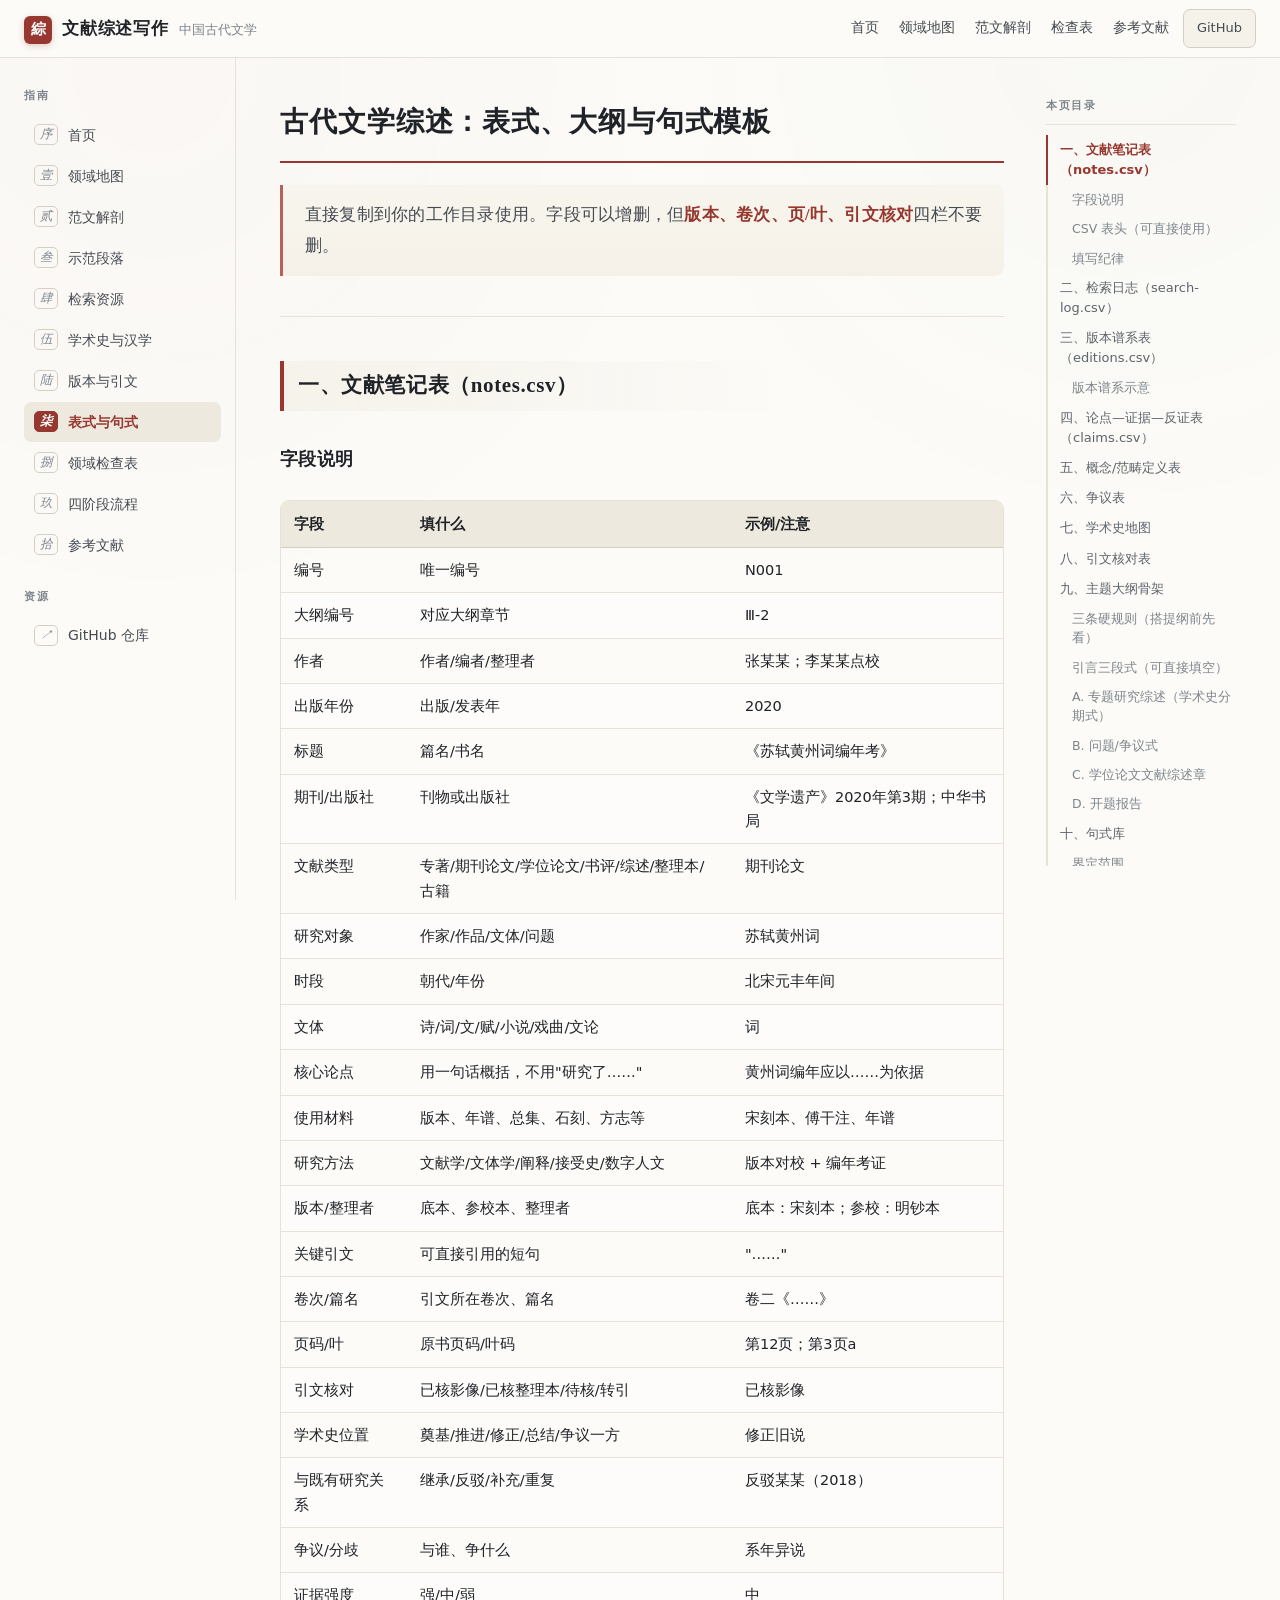
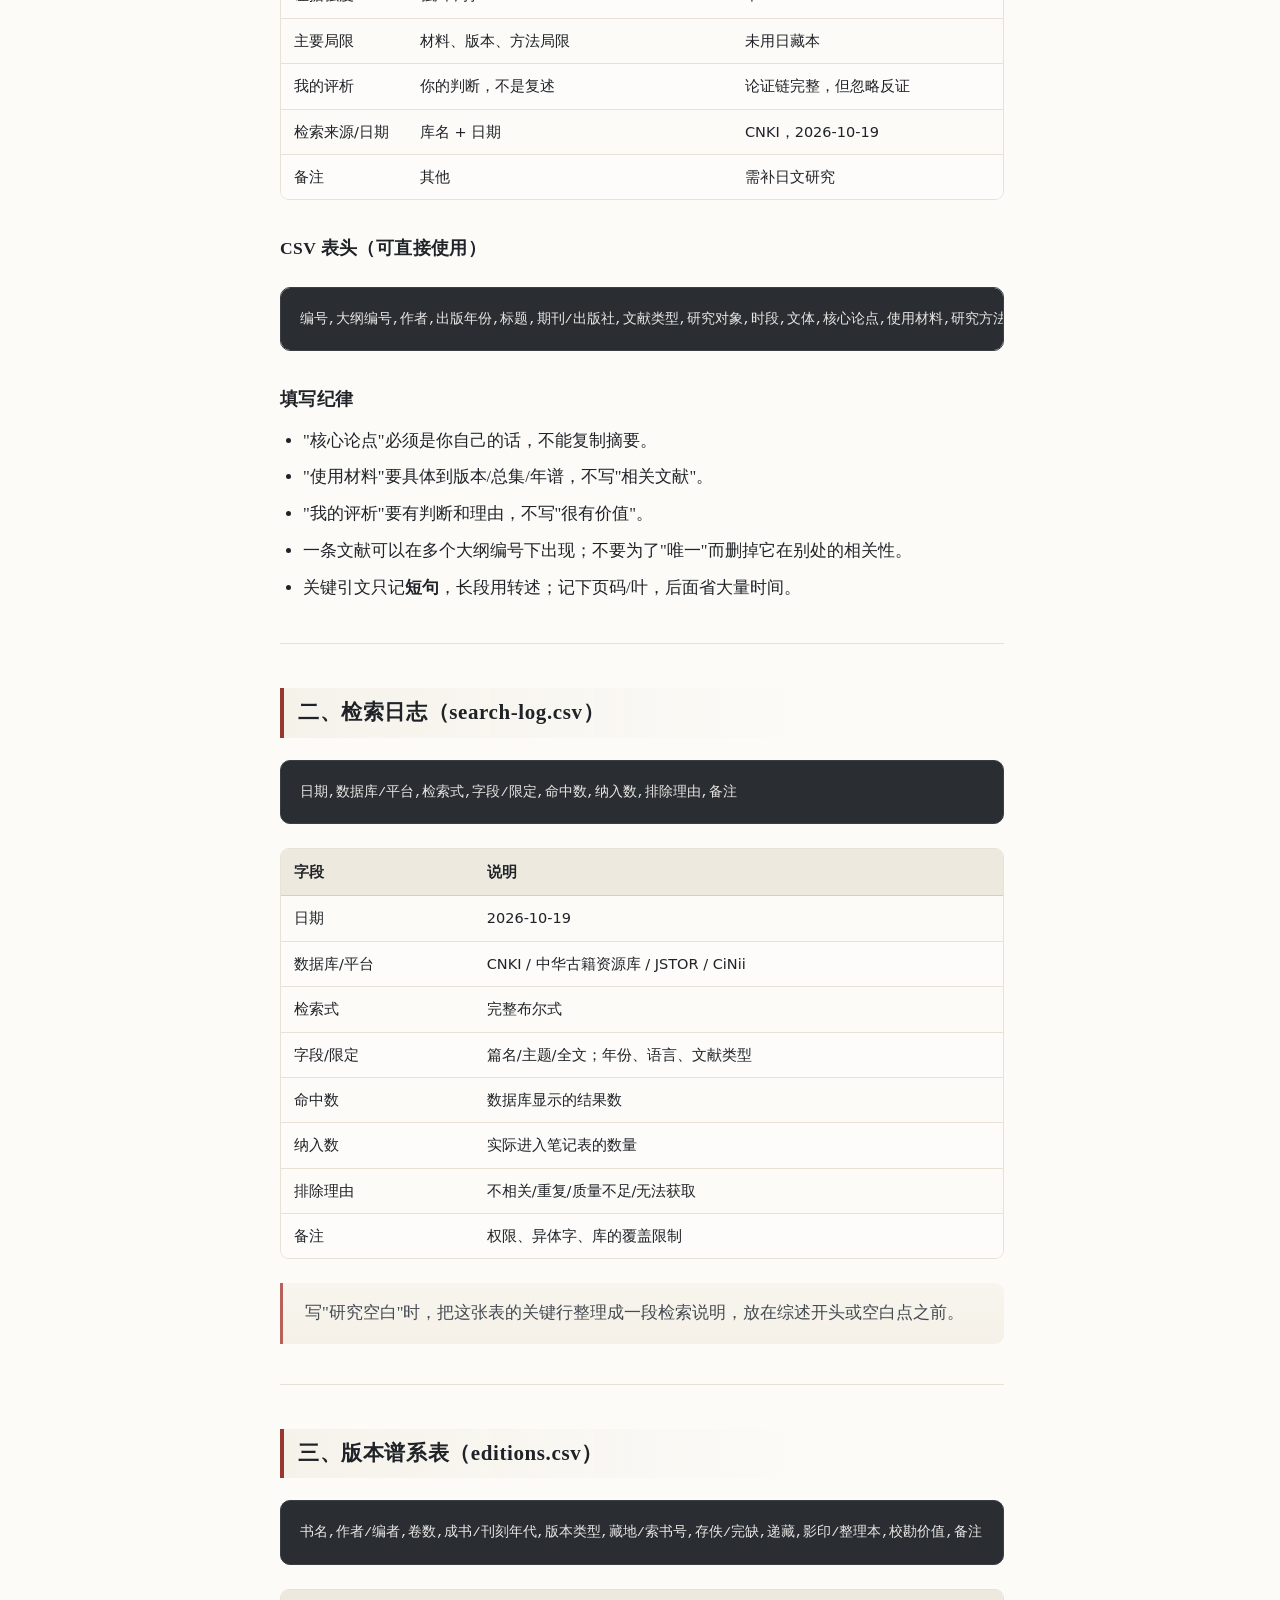
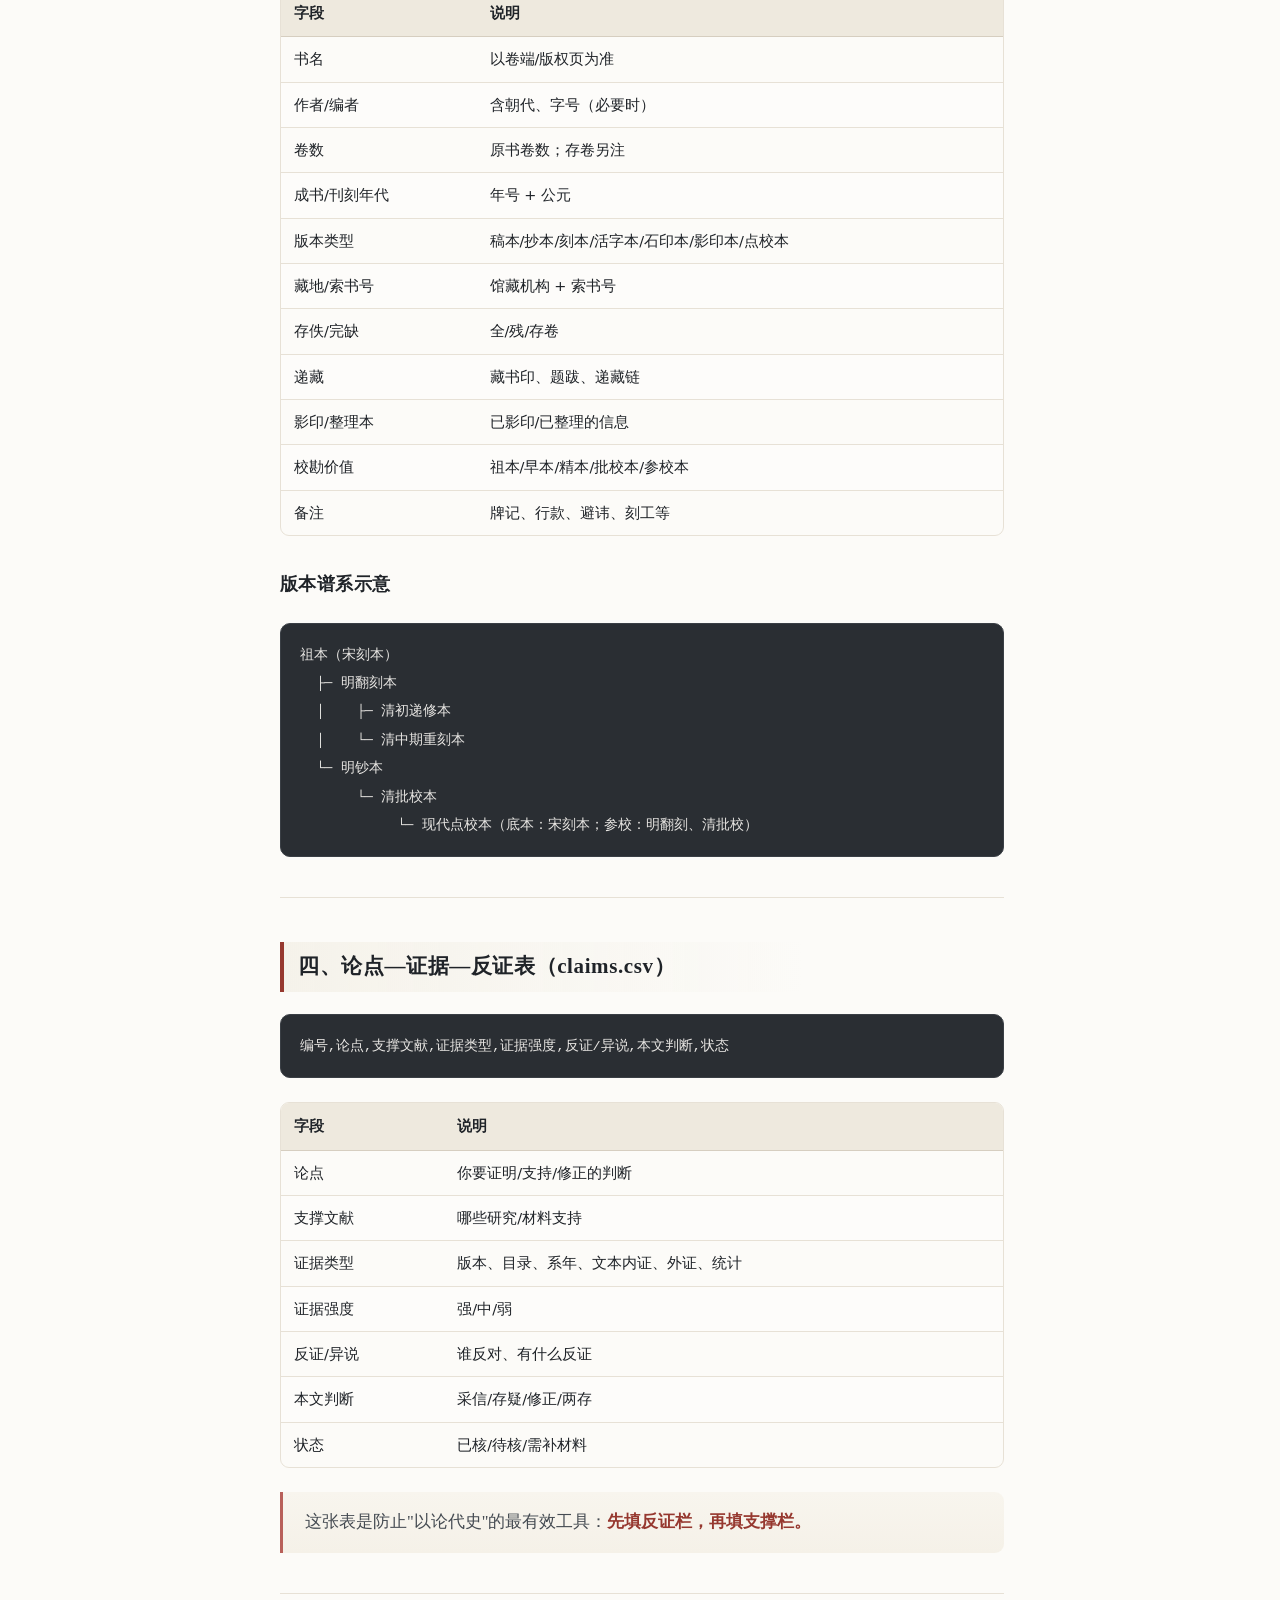
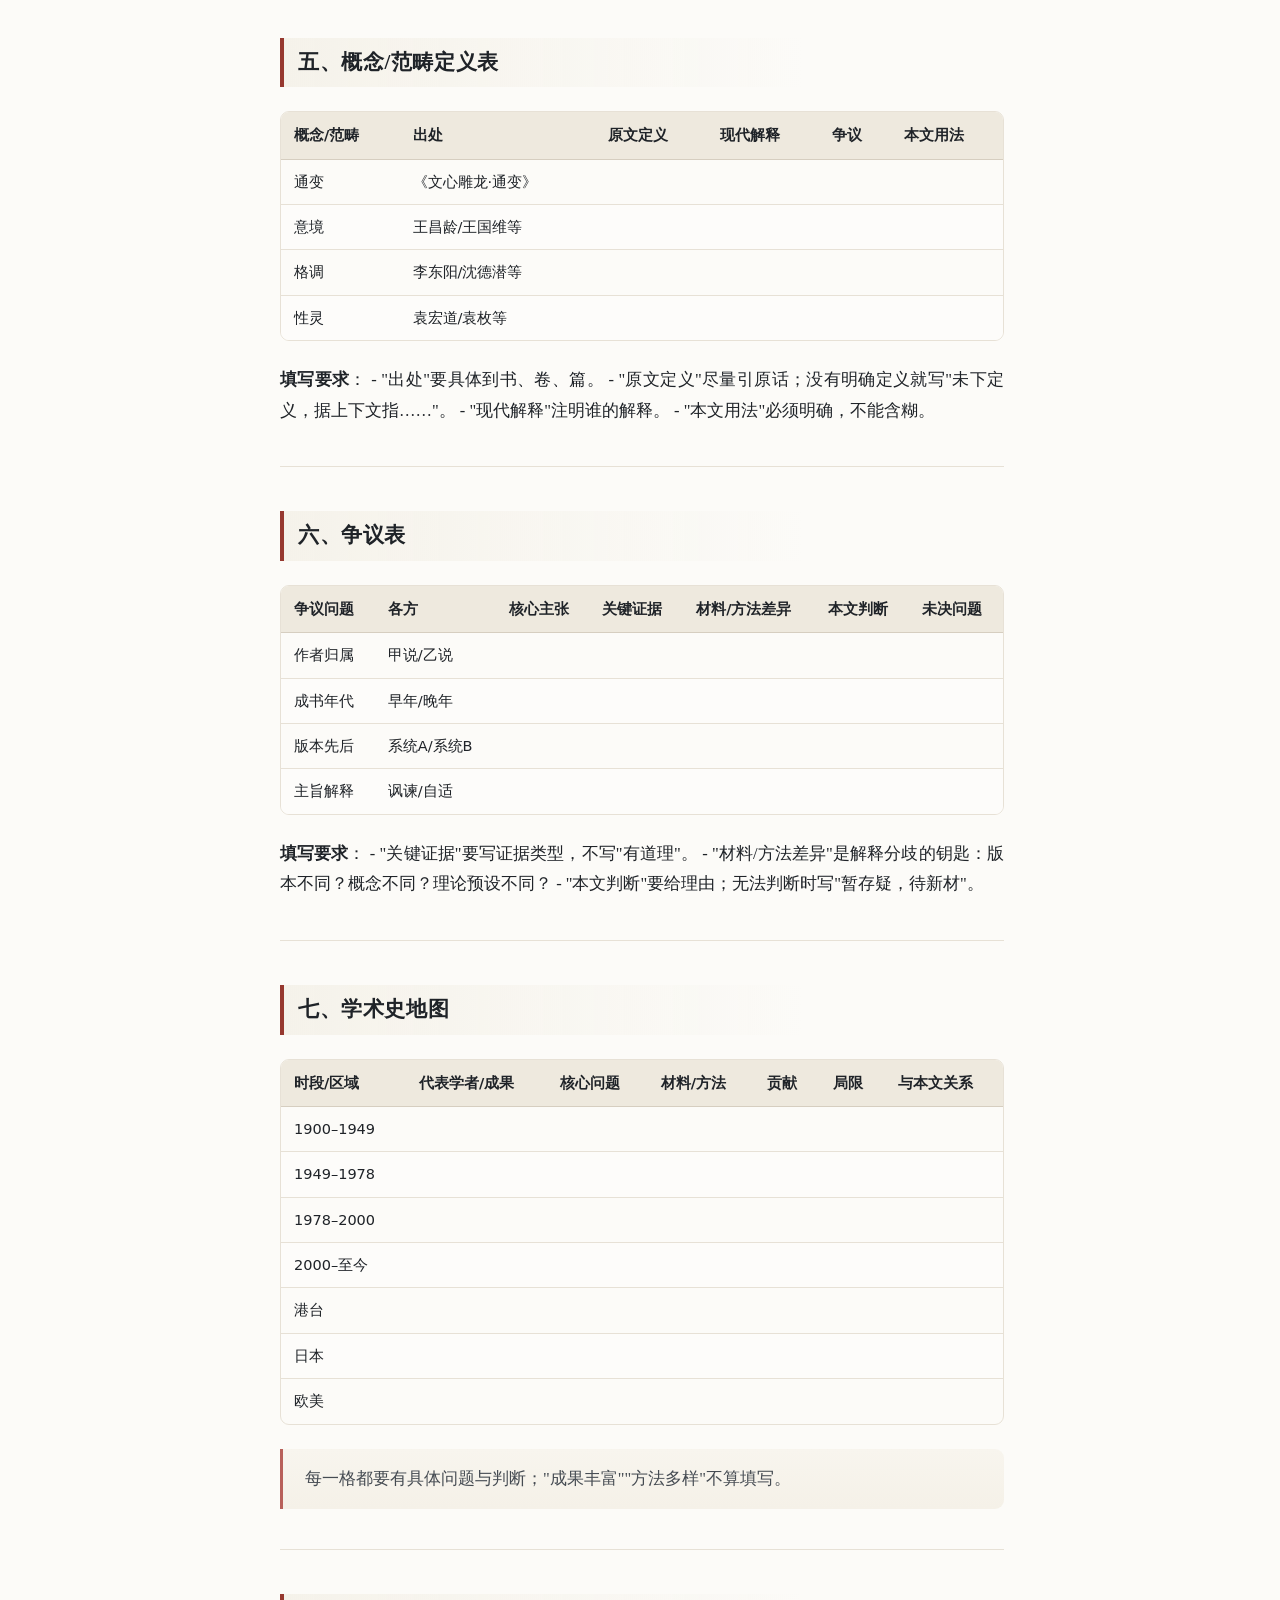
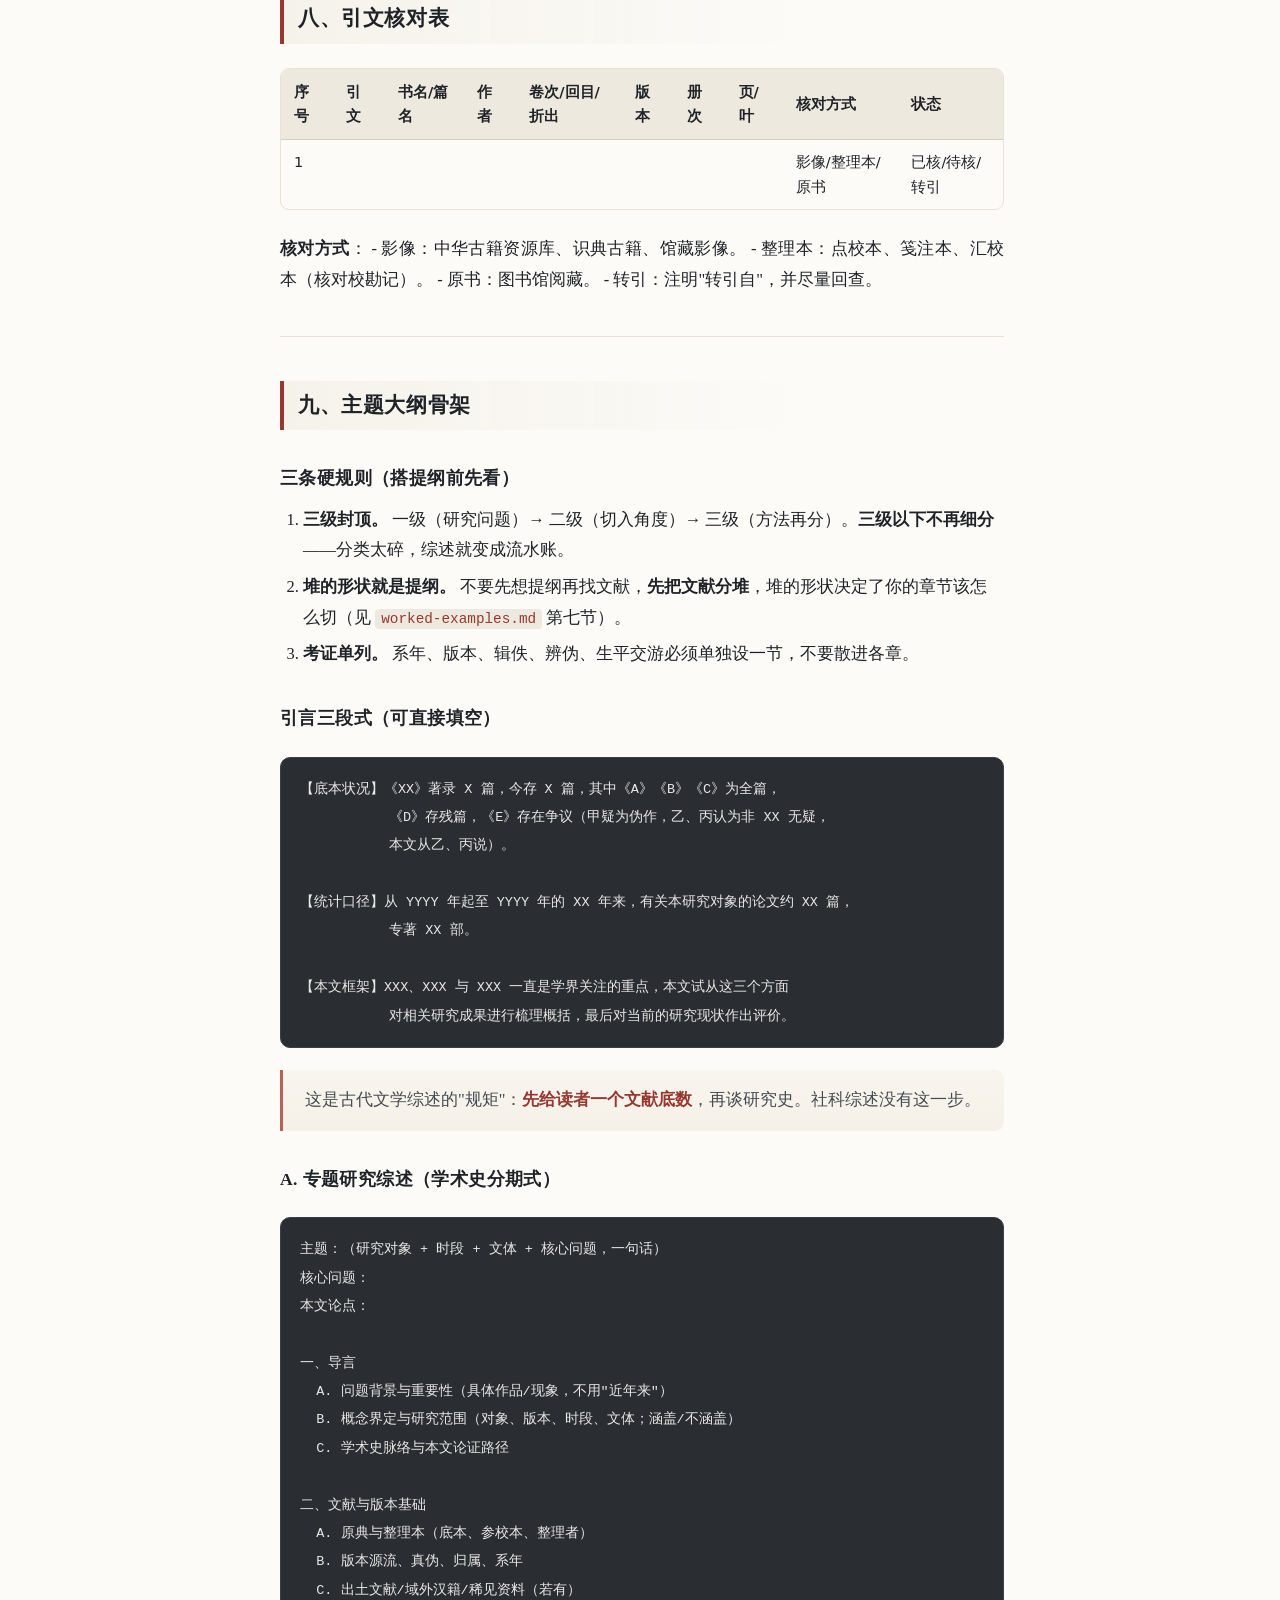
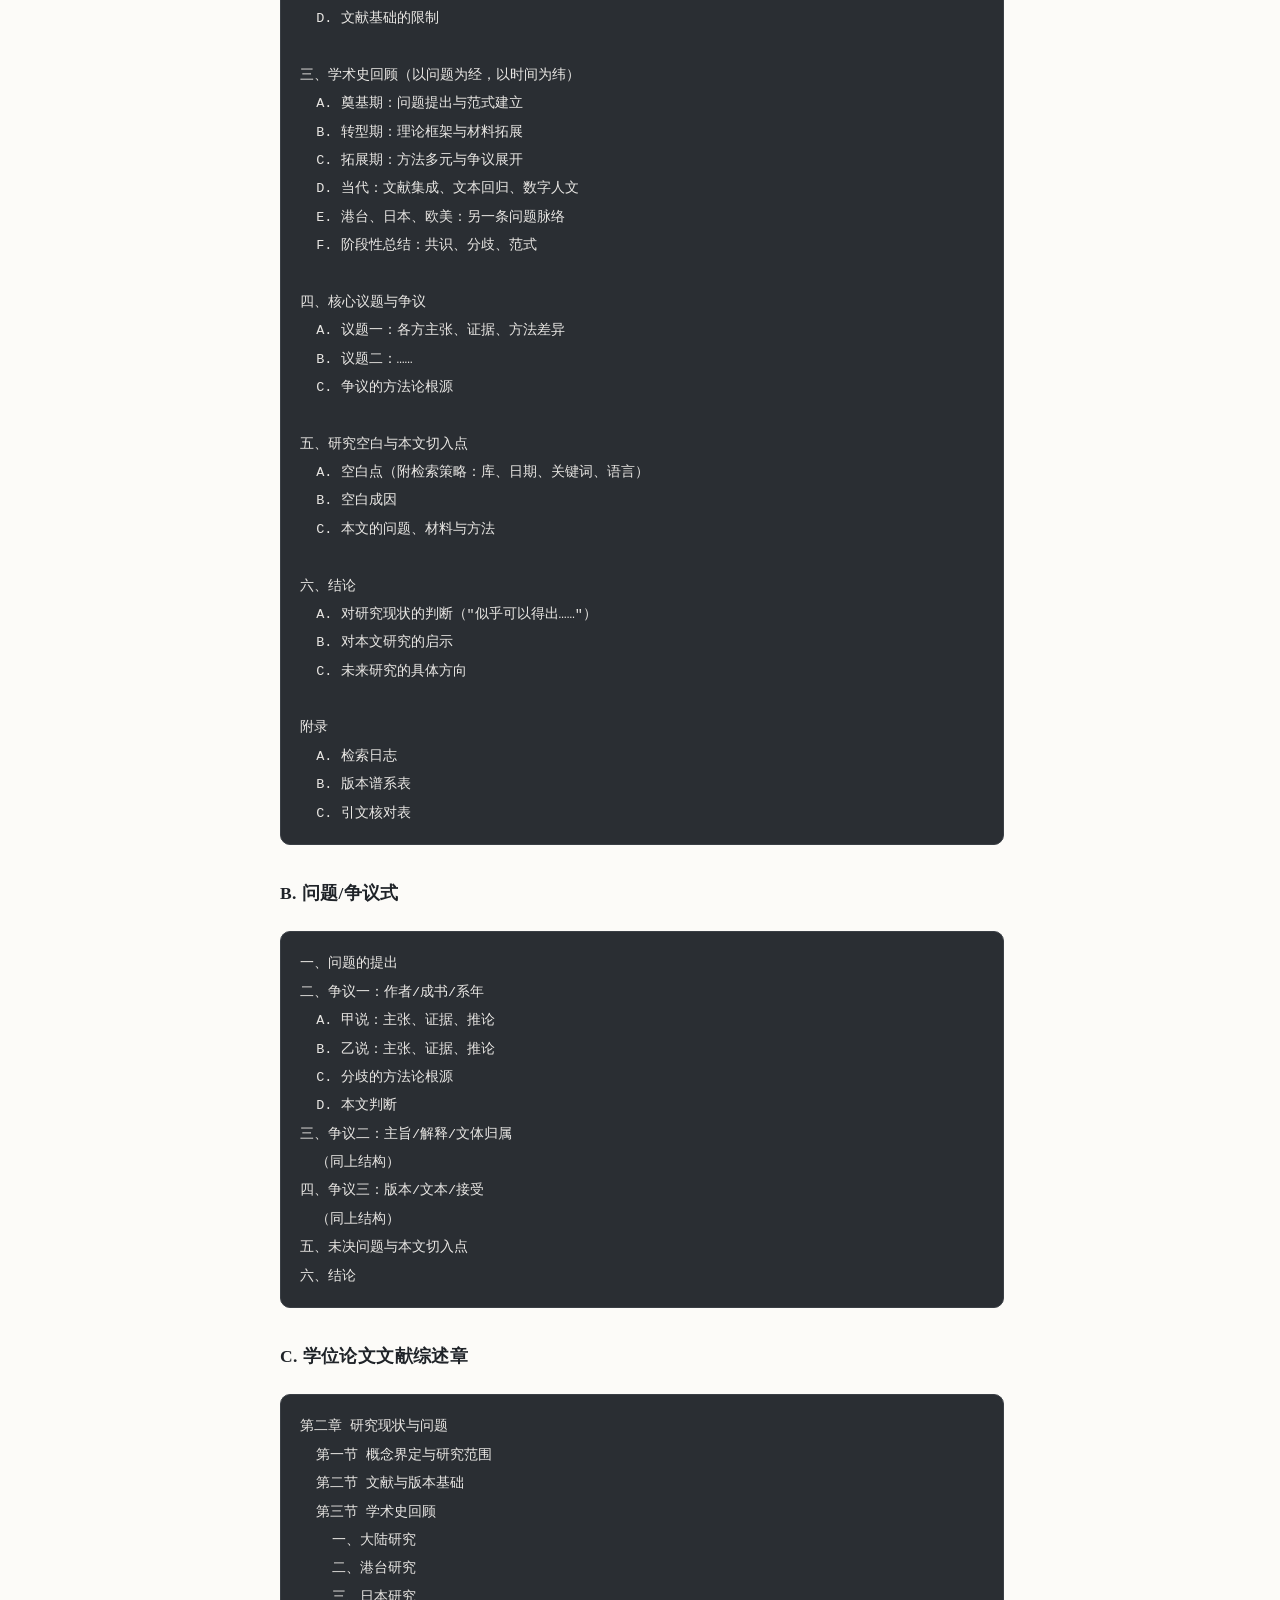
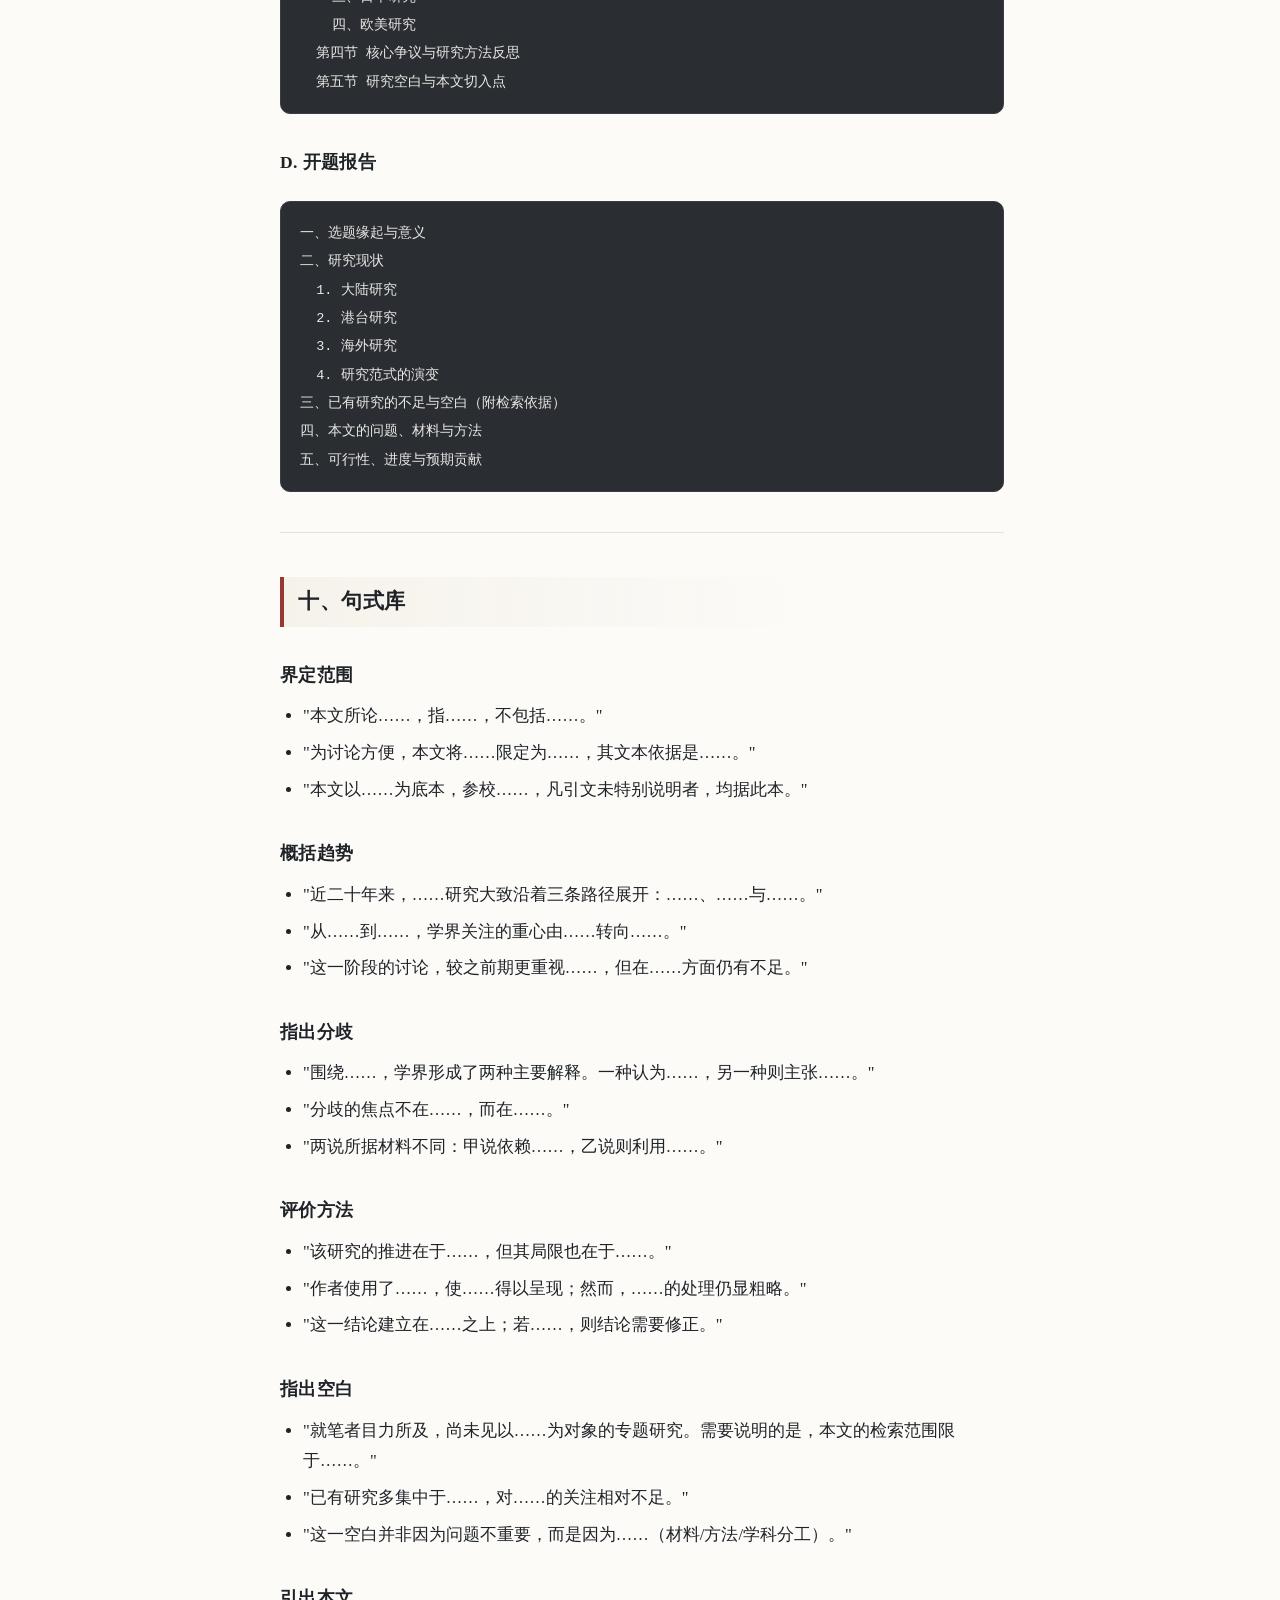
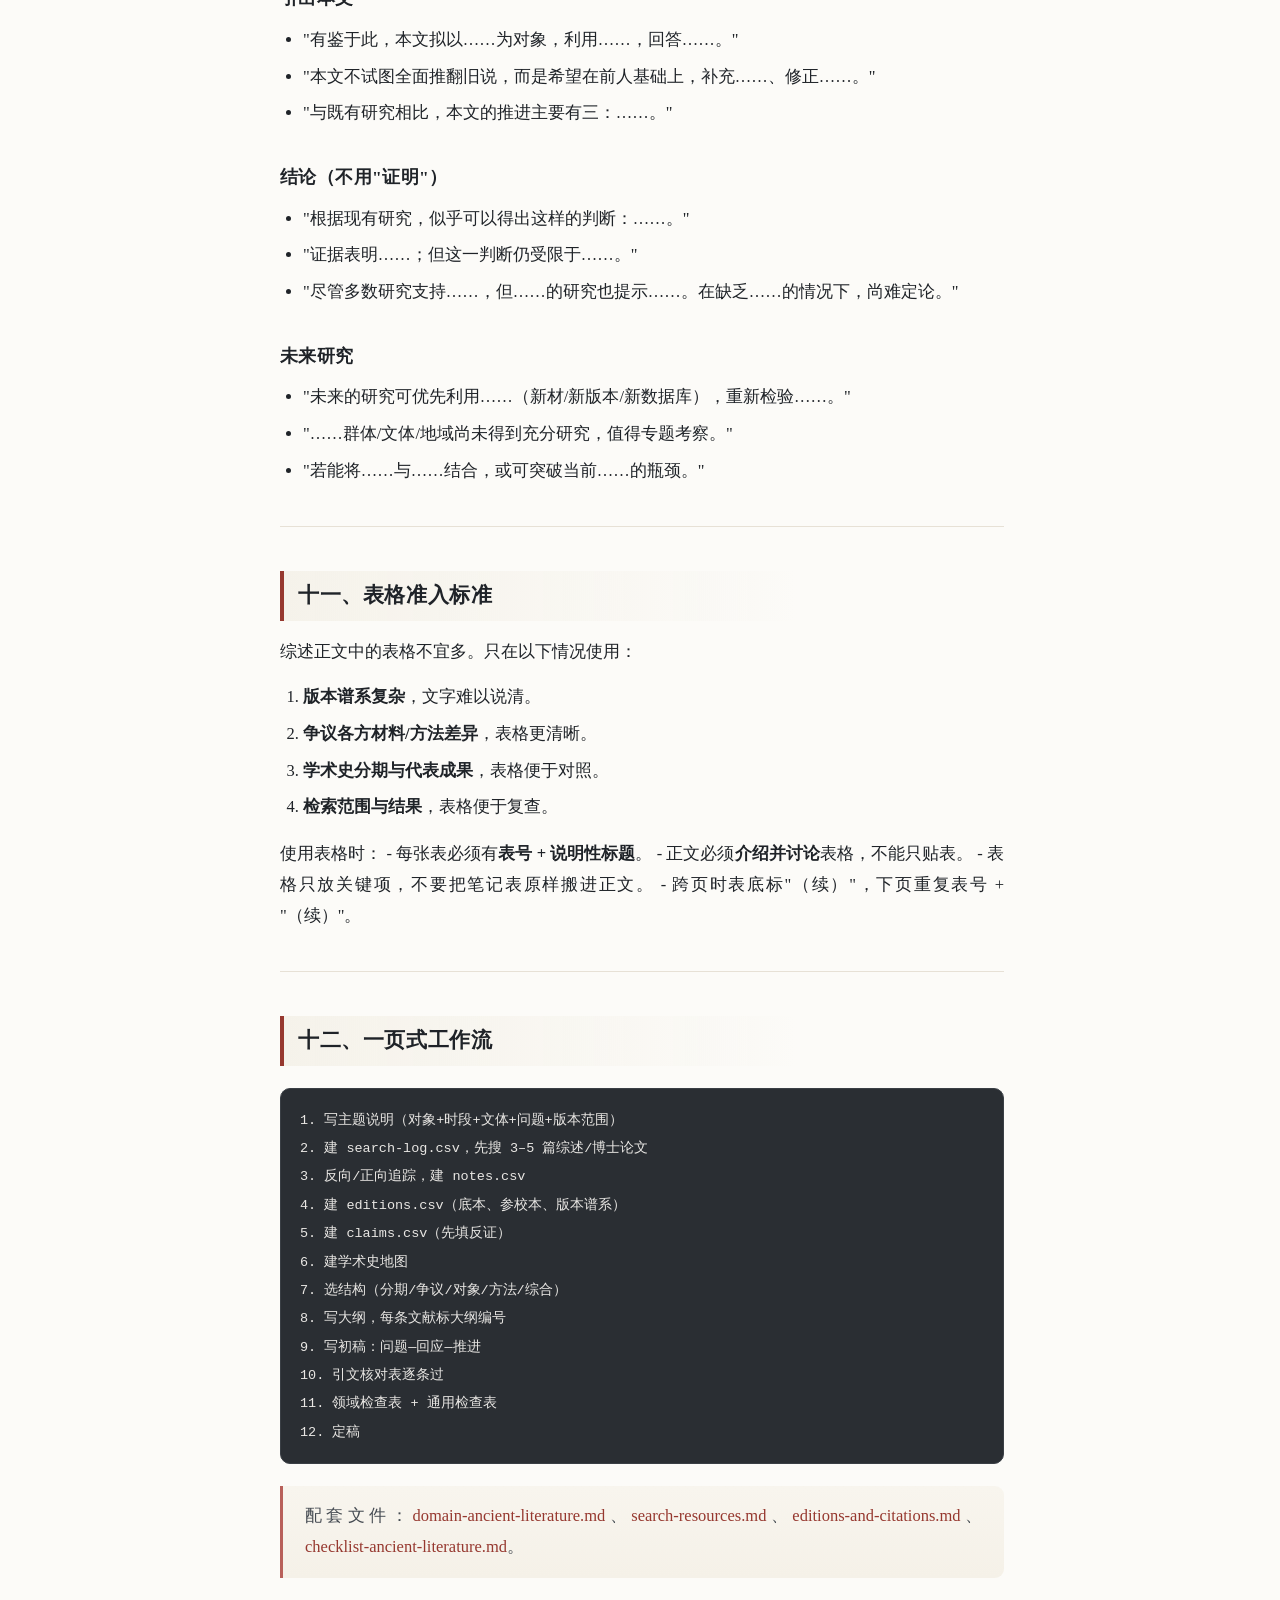
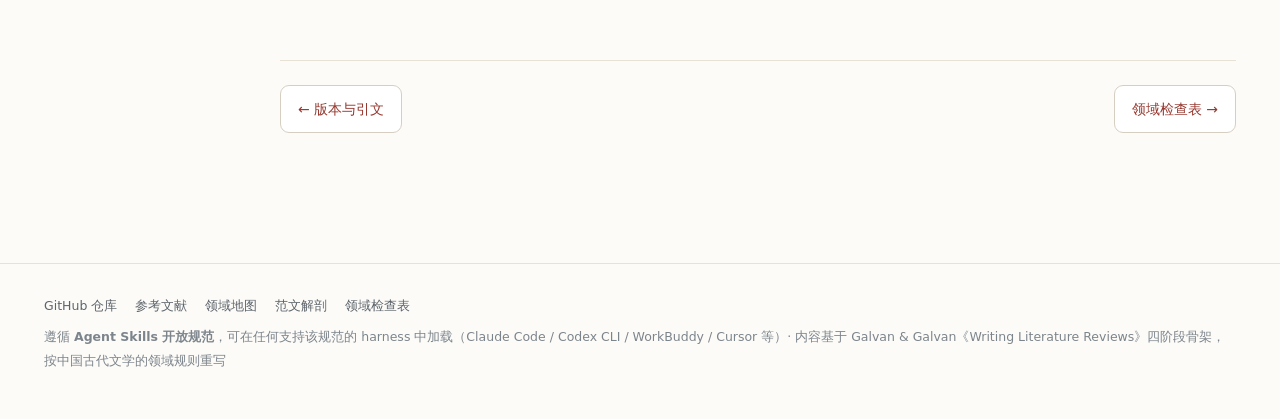
<file: docs/templates.html>
<!DOCTYPE html>
<html lang="zh-CN">
<head>
<meta charset="utf-8">
<meta name="viewport" content="width=device-width,initial-scale=1">
<title>表式与句式 · 中国古代文学文献综述写作</title>
<meta name="description" content="表式与句式">
<link rel="stylesheet" href="assets/style.css">
</head>
<body>
<header class="topbar">
  <span class="prog"></span>
  <div class="brand"><span class="seal">綜</span><b>文献综述写作</b><span>中国古代文学</span></div>
  <div class="spacer"></div>
  <nav>
    <a href="index.html">首页</a>
    <a href="domain.html">领域地图</a>
    <a href="examples.html">范文解剖</a>
    <a href="checklist.html">检查表</a>
    <a href="bib.html">参考文献</a>
  </nav>
  <a class="gh-btn" href="https://github.com/nqd963/literature-review-writing" target="_blank">GitHub</a>
</header>
<div class="wrap">
<aside class="side">
<h4>指南</h4>
<a class="" href="index.html"><i class="num">序</i>首页</a>
<a class="" href="domain.html"><i class="num">壹</i>领域地图</a><a class="" href="examples.html"><i class="num">贰</i>范文解剖</a><a class="" href="model.html"><i class="num">叁</i>示范段落</a><a class="" href="search.html"><i class="num">肆</i>检索资源</a><a class="" href="history.html"><i class="num">伍</i>学术史与汉学</a><a class="" href="editions.html"><i class="num">陆</i>版本与引文</a><a class="on" href="templates.html"><i class="num">柒</i>表式与句式</a><a class="" href="checklist.html"><i class="num">捌</i>领域检查表</a><a class="" href="pipeline.html"><i class="num">玖</i>四阶段流程</a><a class="" href="bib.html"><i class="num">拾</i>参考文献</a>
<h4>资源</h4>
<a href="https://github.com/nqd963/literature-review-writing" target="_blank"><i class="num">↗</i>GitHub 仓库</a>
</aside>
<main>
<div class="grid">
<div class="markdown">
<h1>古代文学综述：表式、大纲与句式模板</h1>
<blockquote>
<p>直接复制到你的工作目录使用。字段可以增删，但<strong>版本、卷次、页/叶、引文核对</strong>四栏不要删。</p>
</blockquote>
<hr />
<h2 id="sec-1">一、文献笔记表（notes.csv）<a class="anchor" href="#sec-1">#</a></h2>
<h3 id="sec-2">字段说明<a class="anchor" href="#sec-2">#</a></h3>
<table>
<thead>
<tr>
<th>字段</th>
<th>填什么</th>
<th>示例/注意</th>
</tr>
</thead>
<tbody>
<tr>
<td>编号</td>
<td>唯一编号</td>
<td>N001</td>
</tr>
<tr>
<td>大纲编号</td>
<td>对应大纲章节</td>
<td>Ⅲ-2</td>
</tr>
<tr>
<td>作者</td>
<td>作者/编者/整理者</td>
<td>张某某；李某某点校</td>
</tr>
<tr>
<td>出版年份</td>
<td>出版/发表年</td>
<td>2020</td>
</tr>
<tr>
<td>标题</td>
<td>篇名/书名</td>
<td>《苏轼黄州词编年考》</td>
</tr>
<tr>
<td>期刊/出版社</td>
<td>刊物或出版社</td>
<td>《文学遗产》2020年第3期；中华书局</td>
</tr>
<tr>
<td>文献类型</td>
<td>专著/期刊论文/学位论文/书评/综述/整理本/古籍</td>
<td>期刊论文</td>
</tr>
<tr>
<td>研究对象</td>
<td>作家/作品/文体/问题</td>
<td>苏轼黄州词</td>
</tr>
<tr>
<td>时段</td>
<td>朝代/年份</td>
<td>北宋元丰年间</td>
</tr>
<tr>
<td>文体</td>
<td>诗/词/文/赋/小说/戏曲/文论</td>
<td>词</td>
</tr>
<tr>
<td>核心论点</td>
<td>用一句话概括，不用"研究了……"</td>
<td>黄州词编年应以……为依据</td>
</tr>
<tr>
<td>使用材料</td>
<td>版本、年谱、总集、石刻、方志等</td>
<td>宋刻本、傅干注、年谱</td>
</tr>
<tr>
<td>研究方法</td>
<td>文献学/文体学/阐释/接受史/数字人文</td>
<td>版本对校 + 编年考证</td>
</tr>
<tr>
<td>版本/整理者</td>
<td>底本、参校本、整理者</td>
<td>底本：宋刻本；参校：明钞本</td>
</tr>
<tr>
<td>关键引文</td>
<td>可直接引用的短句</td>
<td>"……"</td>
</tr>
<tr>
<td>卷次/篇名</td>
<td>引文所在卷次、篇名</td>
<td>卷二《……》</td>
</tr>
<tr>
<td>页码/叶</td>
<td>原书页码/叶码</td>
<td>第12页；第3页a</td>
</tr>
<tr>
<td>引文核对</td>
<td>已核影像/已核整理本/待核/转引</td>
<td>已核影像</td>
</tr>
<tr>
<td>学术史位置</td>
<td>奠基/推进/修正/总结/争议一方</td>
<td>修正旧说</td>
</tr>
<tr>
<td>与既有研究关系</td>
<td>继承/反驳/补充/重复</td>
<td>反驳某某（2018）</td>
</tr>
<tr>
<td>争议/分歧</td>
<td>与谁、争什么</td>
<td>系年异说</td>
</tr>
<tr>
<td>证据强度</td>
<td>强/中/弱</td>
<td>中</td>
</tr>
<tr>
<td>主要局限</td>
<td>材料、版本、方法局限</td>
<td>未用日藏本</td>
</tr>
<tr>
<td>我的评析</td>
<td>你的判断，不是复述</td>
<td>论证链完整，但忽略反证</td>
</tr>
<tr>
<td>检索来源/日期</td>
<td>库名 + 日期</td>
<td>CNKI，2026-10-19</td>
</tr>
<tr>
<td>备注</td>
<td>其他</td>
<td>需补日文研究</td>
</tr>
</tbody>
</table>
<h3 id="sec-3">CSV 表头（可直接使用）<a class="anchor" href="#sec-3">#</a></h3>
<pre><code class="language-csv">编号,大纲编号,作者,出版年份,标题,期刊/出版社,文献类型,研究对象,时段,文体,核心论点,使用材料,研究方法,版本/整理者,关键引文,卷次/篇名,页码/叶,引文核对,学术史位置,与既有研究关系,争议/分歧,证据强度,主要局限,我的评析,检索来源/日期,备注
</code></pre>
<h3 id="sec-4">填写纪律<a class="anchor" href="#sec-4">#</a></h3>
<ul>
<li>"核心论点"必须是你自己的话，不能复制摘要。</li>
<li>"使用材料"要具体到版本/总集/年谱，不写"相关文献"。</li>
<li>"我的评析"要有判断和理由，不写"很有价值"。</li>
<li>一条文献可以在多个大纲编号下出现；不要为了"唯一"而删掉它在别处的相关性。</li>
<li>关键引文只记<strong>短句</strong>，长段用转述；记下页码/叶，后面省大量时间。</li>
</ul>
<hr />
<h2 id="sec-5">二、检索日志（search-log.csv）<a class="anchor" href="#sec-5">#</a></h2>
<pre><code class="language-csv">日期,数据库/平台,检索式,字段/限定,命中数,纳入数,排除理由,备注
</code></pre>
<table>
<thead>
<tr>
<th>字段</th>
<th>说明</th>
</tr>
</thead>
<tbody>
<tr>
<td>日期</td>
<td>2026-10-19</td>
</tr>
<tr>
<td>数据库/平台</td>
<td>CNKI / 中华古籍资源库 / JSTOR / CiNii</td>
</tr>
<tr>
<td>检索式</td>
<td>完整布尔式</td>
</tr>
<tr>
<td>字段/限定</td>
<td>篇名/主题/全文；年份、语言、文献类型</td>
</tr>
<tr>
<td>命中数</td>
<td>数据库显示的结果数</td>
</tr>
<tr>
<td>纳入数</td>
<td>实际进入笔记表的数量</td>
</tr>
<tr>
<td>排除理由</td>
<td>不相关/重复/质量不足/无法获取</td>
</tr>
<tr>
<td>备注</td>
<td>权限、异体字、库的覆盖限制</td>
</tr>
</tbody>
</table>
<blockquote>
<p>写"研究空白"时，把这张表的关键行整理成一段检索说明，放在综述开头或空白点之前。</p>
</blockquote>
<hr />
<h2 id="sec-6">三、版本谱系表（editions.csv）<a class="anchor" href="#sec-6">#</a></h2>
<pre><code class="language-csv">书名,作者/编者,卷数,成书/刊刻年代,版本类型,藏地/索书号,存佚/完缺,递藏,影印/整理本,校勘价值,备注
</code></pre>
<table>
<thead>
<tr>
<th>字段</th>
<th>说明</th>
</tr>
</thead>
<tbody>
<tr>
<td>书名</td>
<td>以卷端/版权页为准</td>
</tr>
<tr>
<td>作者/编者</td>
<td>含朝代、字号（必要时）</td>
</tr>
<tr>
<td>卷数</td>
<td>原书卷数；存卷另注</td>
</tr>
<tr>
<td>成书/刊刻年代</td>
<td>年号 + 公元</td>
</tr>
<tr>
<td>版本类型</td>
<td>稿本/抄本/刻本/活字本/石印本/影印本/点校本</td>
</tr>
<tr>
<td>藏地/索书号</td>
<td>馆藏机构 + 索书号</td>
</tr>
<tr>
<td>存佚/完缺</td>
<td>全/残/存卷</td>
</tr>
<tr>
<td>递藏</td>
<td>藏书印、题跋、递藏链</td>
</tr>
<tr>
<td>影印/整理本</td>
<td>已影印/已整理的信息</td>
</tr>
<tr>
<td>校勘价值</td>
<td>祖本/早本/精本/批校本/参校本</td>
</tr>
<tr>
<td>备注</td>
<td>牌记、行款、避讳、刻工等</td>
</tr>
</tbody>
</table>
<h3 id="sec-7">版本谱系示意<a class="anchor" href="#sec-7">#</a></h3>
<pre><code class="language-text">祖本（宋刻本）
  ├─ 明翻刻本
  │    ├─ 清初递修本
  │    └─ 清中期重刻本
  └─ 明钞本
       └─ 清批校本
            └─ 现代点校本（底本：宋刻本；参校：明翻刻、清批校）
</code></pre>
<hr />
<h2 id="sec-8">四、论点—证据—反证表（claims.csv）<a class="anchor" href="#sec-8">#</a></h2>
<pre><code class="language-csv">编号,论点,支撑文献,证据类型,证据强度,反证/异说,本文判断,状态
</code></pre>
<table>
<thead>
<tr>
<th>字段</th>
<th>说明</th>
</tr>
</thead>
<tbody>
<tr>
<td>论点</td>
<td>你要证明/支持/修正的判断</td>
</tr>
<tr>
<td>支撑文献</td>
<td>哪些研究/材料支持</td>
</tr>
<tr>
<td>证据类型</td>
<td>版本、目录、系年、文本内证、外证、统计</td>
</tr>
<tr>
<td>证据强度</td>
<td>强/中/弱</td>
</tr>
<tr>
<td>反证/异说</td>
<td>谁反对、有什么反证</td>
</tr>
<tr>
<td>本文判断</td>
<td>采信/存疑/修正/两存</td>
</tr>
<tr>
<td>状态</td>
<td>已核/待核/需补材料</td>
</tr>
</tbody>
</table>
<blockquote>
<p>这张表是防止"以论代史"的最有效工具：<strong>先填反证栏，再填支撑栏。</strong></p>
</blockquote>
<hr />
<h2 id="sec-9">五、概念/范畴定义表<a class="anchor" href="#sec-9">#</a></h2>
<table>
<thead>
<tr>
<th>概念/范畴</th>
<th>出处</th>
<th>原文定义</th>
<th>现代解释</th>
<th>争议</th>
<th>本文用法</th>
</tr>
</thead>
<tbody>
<tr>
<td>通变</td>
<td>《文心雕龙·通变》</td>
<td></td>
<td></td>
<td></td>
<td></td>
</tr>
<tr>
<td>意境</td>
<td>王昌龄/王国维等</td>
<td></td>
<td></td>
<td></td>
<td></td>
</tr>
<tr>
<td>格调</td>
<td>李东阳/沈德潜等</td>
<td></td>
<td></td>
<td></td>
<td></td>
</tr>
<tr>
<td>性灵</td>
<td>袁宏道/袁枚等</td>
<td></td>
<td></td>
<td></td>
<td></td>
</tr>
</tbody>
</table>
<p><strong>填写要求</strong>：
- "出处"要具体到书、卷、篇。
- "原文定义"尽量引原话；没有明确定义就写"未下定义，据上下文指……"。
- "现代解释"注明谁的解释。
- "本文用法"必须明确，不能含糊。</p>
<hr />
<h2 id="sec-10">六、争议表<a class="anchor" href="#sec-10">#</a></h2>
<table>
<thead>
<tr>
<th>争议问题</th>
<th>各方</th>
<th>核心主张</th>
<th>关键证据</th>
<th>材料/方法差异</th>
<th>本文判断</th>
<th>未决问题</th>
</tr>
</thead>
<tbody>
<tr>
<td>作者归属</td>
<td>甲说/乙说</td>
<td></td>
<td></td>
<td></td>
<td></td>
<td></td>
</tr>
<tr>
<td>成书年代</td>
<td>早年/晚年</td>
<td></td>
<td></td>
<td></td>
<td></td>
<td></td>
</tr>
<tr>
<td>版本先后</td>
<td>系统A/系统B</td>
<td></td>
<td></td>
<td></td>
<td></td>
<td></td>
</tr>
<tr>
<td>主旨解释</td>
<td>讽谏/自适</td>
<td></td>
<td></td>
<td></td>
<td></td>
<td></td>
</tr>
</tbody>
</table>
<p><strong>填写要求</strong>：
- "关键证据"要写证据类型，不写"有道理"。
- "材料/方法差异"是解释分歧的钥匙：版本不同？概念不同？理论预设不同？
- "本文判断"要给理由；无法判断时写"暂存疑，待新材"。</p>
<hr />
<h2 id="sec-11">七、学术史地图<a class="anchor" href="#sec-11">#</a></h2>
<table>
<thead>
<tr>
<th>时段/区域</th>
<th>代表学者/成果</th>
<th>核心问题</th>
<th>材料/方法</th>
<th>贡献</th>
<th>局限</th>
<th>与本文关系</th>
</tr>
</thead>
<tbody>
<tr>
<td>1900–1949</td>
<td></td>
<td></td>
<td></td>
<td></td>
<td></td>
<td></td>
</tr>
<tr>
<td>1949–1978</td>
<td></td>
<td></td>
<td></td>
<td></td>
<td></td>
<td></td>
</tr>
<tr>
<td>1978–2000</td>
<td></td>
<td></td>
<td></td>
<td></td>
<td></td>
<td></td>
</tr>
<tr>
<td>2000–至今</td>
<td></td>
<td></td>
<td></td>
<td></td>
<td></td>
<td></td>
</tr>
<tr>
<td>港台</td>
<td></td>
<td></td>
<td></td>
<td></td>
<td></td>
<td></td>
</tr>
<tr>
<td>日本</td>
<td></td>
<td></td>
<td></td>
<td></td>
<td></td>
<td></td>
</tr>
<tr>
<td>欧美</td>
<td></td>
<td></td>
<td></td>
<td></td>
<td></td>
<td></td>
</tr>
</tbody>
</table>
<blockquote>
<p>每一格都要有具体问题与判断；"成果丰富""方法多样"不算填写。</p>
</blockquote>
<hr />
<h2 id="sec-12">八、引文核对表<a class="anchor" href="#sec-12">#</a></h2>
<table>
<thead>
<tr>
<th>序号</th>
<th>引文</th>
<th>书名/篇名</th>
<th>作者</th>
<th>卷次/回目/折出</th>
<th>版本</th>
<th>册次</th>
<th>页/叶</th>
<th>核对方式</th>
<th>状态</th>
</tr>
</thead>
<tbody>
<tr>
<td>1</td>
<td></td>
<td></td>
<td></td>
<td></td>
<td></td>
<td></td>
<td></td>
<td>影像/整理本/原书</td>
<td>已核/待核/转引</td>
</tr>
</tbody>
</table>
<p><strong>核对方式</strong>：
- 影像：中华古籍资源库、识典古籍、馆藏影像。
- 整理本：点校本、笺注本、汇校本（核对校勘记）。
- 原书：图书馆阅藏。
- 转引：注明"转引自"，并尽量回查。</p>
<hr />
<h2 id="sec-13">九、主题大纲骨架<a class="anchor" href="#sec-13">#</a></h2>
<h3 id="sec-14">三条硬规则（搭提纲前先看）<a class="anchor" href="#sec-14">#</a></h3>
<ol>
<li><strong>三级封顶。</strong> 一级（研究问题）→ 二级（切入角度）→ 三级（方法再分）。<strong>三级以下不再细分</strong>——分类太碎，综述就变成流水账。</li>
<li><strong>堆的形状就是提纲。</strong> 不要先想提纲再找文献，<strong>先把文献分堆</strong>，堆的形状决定了你的章节该怎么切（见 <code>worked-examples.md</code> 第七节）。</li>
<li><strong>考证单列。</strong> 系年、版本、辑佚、辨伪、生平交游必须单独设一节，不要散进各章。</li>
</ol>
<h3 id="sec-15">引言三段式（可直接填空）<a class="anchor" href="#sec-15">#</a></h3>
<pre><code>【底本状况】《XX》著录 X 篇，今存 X 篇，其中《A》《B》《C》为全篇，
           《D》存残篇，《E》存在争议（甲疑为伪作，乙、丙认为非 XX 无疑，
           本文从乙、丙说）。

【统计口径】从 YYYY 年起至 YYYY 年的 XX 年来，有关本研究对象的论文约 XX 篇，
           专著 XX 部。

【本文框架】XXX、XXX 与 XXX 一直是学界关注的重点，本文试从这三个方面
           对相关研究成果进行梳理概括，最后对当前的研究现状作出评价。
</code></pre>
<blockquote>
<p>这是古代文学综述的"规矩"：<strong>先给读者一个文献底数</strong>，再谈研究史。社科综述没有这一步。</p>
</blockquote>
<h3 id="sec-16">A. 专题研究综述（学术史分期式）<a class="anchor" href="#sec-16">#</a></h3>
<pre><code class="language-markdown">主题：（研究对象 + 时段 + 文体 + 核心问题，一句话）
核心问题：
本文论点：

一、导言
  A. 问题背景与重要性（具体作品/现象，不用&quot;近年来&quot;）
  B. 概念界定与研究范围（对象、版本、时段、文体；涵盖/不涵盖）
  C. 学术史脉络与本文论证路径

二、文献与版本基础
  A. 原典与整理本（底本、参校本、整理者）
  B. 版本源流、真伪、归属、系年
  C. 出土文献/域外汉籍/稀见资料（若有）
  D. 文献基础的限制

三、学术史回顾（以问题为经，以时间为纬）
  A. 奠基期：问题提出与范式建立
  B. 转型期：理论框架与材料拓展
  C. 拓展期：方法多元与争议展开
  D. 当代：文献集成、文本回归、数字人文
  E. 港台、日本、欧美：另一条问题脉络
  F. 阶段性总结：共识、分歧、范式

四、核心议题与争议
  A. 议题一：各方主张、证据、方法差异
  B. 议题二：……
  C. 争议的方法论根源

五、研究空白与本文切入点
  A. 空白点（附检索策略：库、日期、关键词、语言）
  B. 空白成因
  C. 本文的问题、材料与方法

六、结论
  A. 对研究现状的判断（&quot;似乎可以得出……&quot;）
  B. 对本文研究的启示
  C. 未来研究的具体方向

附录
  A. 检索日志
  B. 版本谱系表
  C. 引文核对表
</code></pre>
<h3 id="sec-17">B. 问题/争议式<a class="anchor" href="#sec-17">#</a></h3>
<pre><code class="language-markdown">一、问题的提出
二、争议一：作者/成书/系年
  A. 甲说：主张、证据、推论
  B. 乙说：主张、证据、推论
  C. 分歧的方法论根源
  D. 本文判断
三、争议二：主旨/解释/文体归属
  （同上结构）
四、争议三：版本/文本/接受
  （同上结构）
五、未决问题与本文切入点
六、结论
</code></pre>
<h3 id="sec-18">C. 学位论文文献综述章<a class="anchor" href="#sec-18">#</a></h3>
<pre><code class="language-markdown">第二章 研究现状与问题
  第一节 概念界定与研究范围
  第二节 文献与版本基础
  第三节 学术史回顾
    一、大陆研究
    二、港台研究
    三、日本研究
    四、欧美研究
  第四节 核心争议与研究方法反思
  第五节 研究空白与本文切入点
</code></pre>
<h3 id="sec-19">D. 开题报告<a class="anchor" href="#sec-19">#</a></h3>
<pre><code class="language-markdown">一、选题缘起与意义
二、研究现状
  1. 大陆研究
  2. 港台研究
  3. 海外研究
  4. 研究范式的演变
三、已有研究的不足与空白（附检索依据）
四、本文的问题、材料与方法
五、可行性、进度与预期贡献
</code></pre>
<hr />
<h2 id="sec-20">十、句式库<a class="anchor" href="#sec-20">#</a></h2>
<h3 id="sec-21">界定范围<a class="anchor" href="#sec-21">#</a></h3>
<ul>
<li>"本文所论……，指……，不包括……。"</li>
<li>"为讨论方便，本文将……限定为……，其文本依据是……。"</li>
<li>"本文以……为底本，参校……，凡引文未特别说明者，均据此本。"</li>
</ul>
<h3 id="sec-22">概括趋势<a class="anchor" href="#sec-22">#</a></h3>
<ul>
<li>"近二十年来，……研究大致沿着三条路径展开：……、……与……。"</li>
<li>"从……到……，学界关注的重心由……转向……。"</li>
<li>"这一阶段的讨论，较之前期更重视……，但在……方面仍有不足。"</li>
</ul>
<h3 id="sec-23">指出分歧<a class="anchor" href="#sec-23">#</a></h3>
<ul>
<li>"围绕……，学界形成了两种主要解释。一种认为……，另一种则主张……。"</li>
<li>"分歧的焦点不在……，而在……。"</li>
<li>"两说所据材料不同：甲说依赖……，乙说则利用……。"</li>
</ul>
<h3 id="sec-24">评价方法<a class="anchor" href="#sec-24">#</a></h3>
<ul>
<li>"该研究的推进在于……，但其局限也在于……。"</li>
<li>"作者使用了……，使……得以呈现；然而，……的处理仍显粗略。"</li>
<li>"这一结论建立在……之上；若……，则结论需要修正。"</li>
</ul>
<h3 id="sec-25">指出空白<a class="anchor" href="#sec-25">#</a></h3>
<ul>
<li>"就笔者目力所及，尚未见以……为对象的专题研究。需要说明的是，本文的检索范围限于……。"</li>
<li>"已有研究多集中于……，对……的关注相对不足。"</li>
<li>"这一空白并非因为问题不重要，而是因为……（材料/方法/学科分工）。"</li>
</ul>
<h3 id="sec-26">引出本文<a class="anchor" href="#sec-26">#</a></h3>
<ul>
<li>"有鉴于此，本文拟以……为对象，利用……，回答……。"</li>
<li>"本文不试图全面推翻旧说，而是希望在前人基础上，补充……、修正……。"</li>
<li>"与既有研究相比，本文的推进主要有三：……。"</li>
</ul>
<h3 id="sec-27">结论（不用"证明"）<a class="anchor" href="#sec-27">#</a></h3>
<ul>
<li>"根据现有研究，似乎可以得出这样的判断：……。"</li>
<li>"证据表明……；但这一判断仍受限于……。"</li>
<li>"尽管多数研究支持……，但……的研究也提示……。在缺乏……的情况下，尚难定论。"</li>
</ul>
<h3 id="sec-28">未来研究<a class="anchor" href="#sec-28">#</a></h3>
<ul>
<li>"未来的研究可优先利用……（新材/新版本/新数据库），重新检验……。"</li>
<li>"……群体/文体/地域尚未得到充分研究，值得专题考察。"</li>
<li>"若能将……与……结合，或可突破当前……的瓶颈。"</li>
</ul>
<hr />
<h2 id="sec-29">十一、表格准入标准<a class="anchor" href="#sec-29">#</a></h2>
<p>综述正文中的表格不宜多。只在以下情况使用：</p>
<ol>
<li><strong>版本谱系复杂</strong>，文字难以说清。</li>
<li><strong>争议各方材料/方法差异</strong>，表格更清晰。</li>
<li><strong>学术史分期与代表成果</strong>，表格便于对照。</li>
<li><strong>检索范围与结果</strong>，表格便于复查。</li>
</ol>
<p>使用表格时：
- 每张表必须有<strong>表号 + 说明性标题</strong>。
- 正文必须<strong>介绍并讨论</strong>表格，不能只贴表。
- 表格只放关键项，不要把笔记表原样搬进正文。
- 跨页时表底标"（续）"，下页重复表号 + "（续）"。</p>
<hr />
<h2 id="sec-30">十二、一页式工作流<a class="anchor" href="#sec-30">#</a></h2>
<pre><code class="language-text">1. 写主题说明（对象+时段+文体+问题+版本范围）
2. 建 search-log.csv，先搜 3–5 篇综述/博士论文
3. 反向/正向追踪，建 notes.csv
4. 建 editions.csv（底本、参校本、版本谱系）
5. 建 claims.csv（先填反证）
6. 建学术史地图
7. 选结构（分期/争议/对象/方法/综合）
8. 写大纲，每条文献标大纲编号
9. 写初稿：问题—回应—推进
10. 引文核对表逐条过
11. 领域检查表 + 通用检查表
12. 定稿
</code></pre>
<blockquote>
<p>配套文件：<a href="domain.html">domain-ancient-literature.md</a>、<a href="search.html">search-resources.md</a>、<a href="editions.html">editions-and-citations.md</a>、<a href="checklist.html">checklist-ancient-literature.md</a>。</p>
</blockquote>
</div>
<nav class="toc"><div class="t-h">本页目录</div><a class="" href="#sec-1">一、文献笔记表（notes.csv）</a><a class="lv3" href="#sec-2">字段说明</a><a class="lv3" href="#sec-3">CSV 表头（可直接使用）</a><a class="lv3" href="#sec-4">填写纪律</a><a class="" href="#sec-5">二、检索日志（search-log.csv）</a><a class="" href="#sec-6">三、版本谱系表（editions.csv）</a><a class="lv3" href="#sec-7">版本谱系示意</a><a class="" href="#sec-8">四、论点—证据—反证表（claims.csv）</a><a class="" href="#sec-9">五、概念/范畴定义表</a><a class="" href="#sec-10">六、争议表</a><a class="" href="#sec-11">七、学术史地图</a><a class="" href="#sec-12">八、引文核对表</a><a class="" href="#sec-13">九、主题大纲骨架</a><a class="lv3" href="#sec-14">三条硬规则（搭提纲前先看）</a><a class="lv3" href="#sec-15">引言三段式（可直接填空）</a><a class="lv3" href="#sec-16">A. 专题研究综述（学术史分期式）</a><a class="lv3" href="#sec-17">B. 问题/争议式</a><a class="lv3" href="#sec-18">C. 学位论文文献综述章</a><a class="lv3" href="#sec-19">D. 开题报告</a><a class="" href="#sec-20">十、句式库</a><a class="lv3" href="#sec-21">界定范围</a><a class="lv3" href="#sec-22">概括趋势</a><a class="lv3" href="#sec-23">指出分歧</a><a class="lv3" href="#sec-24">评价方法</a><a class="lv3" href="#sec-25">指出空白</a><a class="lv3" href="#sec-26">引出本文</a><a class="lv3" href="#sec-27">结论（不用"证明"）</a><a class="lv3" href="#sec-28">未来研究</a><a class="" href="#sec-29">十一、表格准入标准</a><a class="" href="#sec-30">十二、一页式工作流</a></nav>
</div>
<div class="pager"><a href="editions.html">← 版本与引文</a><a href="checklist.html">领域检查表 →</a></div>
</main>
</div>
<button id="totop" title="回到顶部">↑</button>
<footer>
  <div class="f-links">
    <a href="https://github.com/nqd963/literature-review-writing">GitHub 仓库</a>
    <a href="bib.html">参考文献</a>
    <a href="domain.html">领域地图</a>
    <a href="examples.html">范文解剖</a>
    <a href="checklist.html">领域检查表</a>
  </div>
  遵循 <b>Agent Skills 开放规范</b>，可在任何支持该规范的 harness 中加载（Claude Code / Codex CLI / WorkBuddy / Cursor 等）·
  内容基于 Galvan &amp; Galvan《Writing Literature Reviews》四阶段骨架，按中国古代文学的领域规则重写
</footer>
<script>
(function(){
  var bar=document.querySelector('.topbar .prog'), top=document.getElementById('totop');
  function onScroll(){
    var h=document.documentElement, sc=h.scrollTop||document.body.scrollTop;
    var max=(h.scrollHeight-h.clientHeight)||1;
    if(bar) bar.style.width=Math.min(100,sc/max*100)+'%';
    if(top) top.classList.toggle('show', sc>420);
  }
  addEventListener('scroll',onScroll,{passive:true}); onScroll();
  if(top) top.onclick=function(){scrollTo({top:0,behavior:'smooth'})};
  var links=[].slice.call(document.querySelectorAll('.toc a'));
  var heads=links.map(function(a){return document.getElementById(a.getAttribute('href').slice(1))}).filter(Boolean);
  if(!heads.length) return;
  function mark(){
    var best=0;
    heads.forEach(function(el,i){ if(el.getBoundingClientRect().top<=140) best=i; });
    links.forEach(function(a,i){ a.classList.toggle('on', i===best); });
  }
  addEventListener('scroll',mark,{passive:true}); mark();
})();
</script>
</body>
</html>
</file>
<file: docs/assets/style.css>
:root{
  --paper:#fcfbf8; --paper-2:#f5f2ea; --paper-3:#eee9de;
  --ink:#1f2328; --ink-2:#454b52; --ink-3:#5d646b; --muted:#7d858c;
  --line:#e7e1d6; --line-2:#d6cec0;
  --cinnabar:#96382f; --cinnabar-2:#b8605a; --celadon:#3f6663;
  --sans:"Inter","PingFang SC","Microsoft YaHei","Hiragino Sans GB",system-ui,sans-serif;
  --serif:"Noto Serif SC","Source Han Serif SC","Songti SC","SimSun",Georgia,"Times New Roman",serif;
  --mono:"JetBrains Mono","SFMono-Regular",Consolas,"Courier New",monospace;
  --shadow:0 1px 2px rgba(31,35,40,.04),0 8px 24px rgba(31,35,40,.06);
}
*{box-sizing:border-box}
html{scroll-behavior:smooth; scroll-padding-top:76px}
body{
  margin:0; background:var(--paper); color:var(--ink);
  font-family:var(--serif); font-size:16.5px; line-height:1.86;
  -webkit-font-smoothing:antialiased;
}
body:before{
  content:""; position:fixed; inset:0; pointer-events:none; z-index:0; opacity:.5;
  background:
    radial-gradient(circle at 12% 8%, rgba(150,56,47,.045), transparent 42%),
    radial-gradient(circle at 88% 4%, rgba(63,102,99,.04), transparent 38%);
}
a{color:var(--cinnabar); text-decoration:none}
a:hover{text-decoration:underline; text-underline-offset:3px}

/* ---------- 顶栏 ---------- */
.topbar{
  position:sticky; top:0; z-index:60; display:flex; align-items:center; gap:14px;
  padding:0 24px; height:58px; background:rgba(252,251,248,.9);
  backdrop-filter:saturate(1.6) blur(12px); border-bottom:1px solid var(--line);
}
.topbar .prog{
  position:absolute; left:0; bottom:-1px; height:2px; width:0;
  background:linear-gradient(90deg,var(--cinnabar),var(--cinnabar-2));
}
.brand{display:flex; align-items:baseline; gap:10px; font-family:var(--serif)}
.brand .seal{
  display:inline-flex; align-items:center; justify-content:center;
  width:28px; height:28px; border-radius:6px; background:var(--cinnabar);
  color:#fff; font-size:15px; font-weight:700;
  box-shadow:0 2px 6px rgba(150,56,47,.25);
}
.brand b{font-size:17px; letter-spacing:.8px}
.brand span{font-size:12.5px; color:var(--muted); font-family:var(--sans)}
.topbar .spacer{flex:1}
.topbar nav{display:flex; gap:20px; font-family:var(--sans); font-size:13.5px}
.topbar nav a{color:var(--ink-2); padding:4px 0; border-bottom:2px solid transparent}
.topbar nav a:hover{color:var(--cinnabar); text-decoration:none; border-bottom-color:var(--cinnabar-2)}
.gh-btn{
  font-family:var(--sans); font-size:13px; padding:6px 13px; border-radius:7px;
  border:1px solid var(--line-2); color:var(--ink-2); background:var(--paper-2);
}
.gh-btn:hover{border-color:var(--cinnabar); color:var(--cinnabar); background:#fff; text-decoration:none}

/* ---------- 布局 ---------- */
.wrap{position:relative; z-index:1; display:flex; max-width:1320px; margin:0 auto}
.side{
  position:sticky; top:58px; flex:0 0 236px; height:calc(100vh - 58px);
  overflow-y:auto; padding:28px 14px 70px 24px; border-right:1px solid var(--line);
  font-family:var(--sans); font-size:14px;
}
.side h4{
  margin:22px 0 9px; font-size:10.5px; letter-spacing:1.8px; text-transform:uppercase;
  color:var(--muted); font-weight:600;
}
.side h4:first-child{margin-top:0}
.side a{
  display:flex; align-items:center; gap:10px; padding:7px 10px; margin:1px 0;
  border-radius:7px; color:var(--ink-2); transition:.15s;
}
.side a:hover{background:var(--paper-2); color:var(--ink); text-decoration:none}
.side a.on{background:var(--paper-3); color:var(--cinnabar); font-weight:600}
.side .num{
  flex:0 0 24px; text-align:center; font-family:var(--serif); font-size:12.5px;
  color:var(--muted); border:1px solid var(--line-2); border-radius:5px; line-height:19px;
}
.side a.on .num{color:#fff; background:var(--cinnabar); border-color:var(--cinnabar)}
main{flex:1 1 auto; min-width:0; padding:38px 44px 110px}
.grid{display:grid; grid-template-columns:minmax(0,1fr) 190px; gap:42px; align-items:start}
.markdown{min-width:0; max-width:840px}

/* ---------- 右侧目录 ---------- */
.toc{
  position:sticky; top:86px; font-family:var(--sans); font-size:13px;
  max-height:calc(100vh - 130px); overflow-y:auto;
}
.toc .t-h{
  font-size:10.5px; letter-spacing:1.6px; text-transform:uppercase; color:var(--muted);
  font-weight:600; margin-bottom:10px; padding-bottom:8px; border-bottom:1px solid var(--line);
}
.toc a{
  display:block; padding:5px 0 5px 12px; color:var(--ink-3);
  border-left:2px solid var(--line); line-height:1.55;
}
.toc a:hover{color:var(--cinnabar); border-left-color:var(--cinnabar-2); text-decoration:none}
.toc a.on{color:var(--cinnabar); border-left-color:var(--cinnabar); font-weight:600}
.toc a.lv3{padding-left:24px; font-size:12.5px; color:var(--muted)}

/* ---------- hero ---------- */
.hero{
  position:relative; overflow:hidden; border:1px solid var(--line); border-radius:16px;
  padding:44px 46px; margin-bottom:38px; background:
    linear-gradient(158deg,#fffefb 0%,#f6f2e9 62%,#f0ebe0 100%);
  box-shadow:var(--shadow);
}
.hero:before{
  content:""; position:absolute; right:-70px; top:-90px; width:300px; height:300px; border-radius:50%;
  background:radial-gradient(circle at 34% 34%,rgba(150,56,47,.11),transparent 64%);
}
.hero:after{
  content:""; position:absolute; right:34px; bottom:-40px; width:170px; height:170px; border-radius:50%;
  background:radial-gradient(circle at 40% 40%,rgba(63,102,99,.08),transparent 66%);
}
.hero>*{position:relative}
.hero .eyebrow{
  font-family:var(--sans); font-size:11.5px; letter-spacing:2.4px; color:var(--cinnabar);
  text-transform:uppercase; font-weight:600; margin-bottom:12px;
}
.hero h1{margin:0 0 10px; font-size:33px; line-height:1.38; letter-spacing:1.2px; font-weight:700}
.hero .sub{font-family:var(--sans); color:var(--ink-2); font-size:16px; margin-bottom:18px}
.hero .lede{font-size:16.5px; color:var(--ink-2); max-width:660px; text-align:justify}
.hero .lede b{color:var(--cinnabar)}
.tags{display:flex; flex-wrap:wrap; gap:8px; margin-top:22px; font-family:var(--sans)}
.tag{
  font-size:12.5px; padding:5px 12px; border-radius:99px; background:#fff;
  border:1px solid var(--line-2); color:var(--ink-3);
}
.tag.red{background:var(--cinnabar); border-color:var(--cinnabar); color:#fff}
.tag.green{background:var(--celadon); border-color:var(--celadon); color:#fff}

/* ---------- 卡片 / 步骤 ---------- */
.cards{display:grid; grid-template-columns:repeat(auto-fit,minmax(240px,1fr)); gap:16px; margin:26px 0}
.card{
  display:block; border:1px solid var(--line); border-radius:12px; padding:19px 21px;
  background:#fff; transition:.2s; position:relative; overflow:hidden;
}
.card:before{
  content:""; position:absolute; left:0; top:0; bottom:0; width:3px;
  background:var(--cinnabar); transform:scaleY(0); transform-origin:top; transition:.2s;
}
.card:hover{
  border-color:var(--line-2); box-shadow:var(--shadow); transform:translateY(-3px); text-decoration:none;
}
.card:hover:before{transform:scaleY(1)}
.card .ic{font-family:var(--serif); font-size:21px; color:var(--cinnabar); font-weight:700}
.card h3{margin:6px 0 7px; font-size:17px; letter-spacing:.5px; color:var(--ink)}
.card p{margin:0; font-family:var(--sans); font-size:13.5px; color:var(--muted); line-height:1.72}

.steps{display:flex; gap:10px; flex-wrap:wrap; margin:22px 0}
.step{
  flex:1 1 158px; border:1px solid var(--line); border-radius:10px; padding:14px 16px;
  background:#fff; border-top:3px solid var(--cinnabar);
}
.step b{display:block; font-family:var(--serif); font-size:15.5px; margin-bottom:4px}
.step span{color:var(--muted); font-size:12.5px; font-family:var(--sans)}

/* ---------- 正文 ---------- */
.markdown h1{
  font-size:28px; margin:0 0 20px; letter-spacing:.9px; padding-bottom:13px;
  border-bottom:2px solid var(--cinnabar);
}
.markdown h1:not(:first-child){margin-top:52px}
.markdown h2{
  font-size:21px; margin:44px 0 16px; letter-spacing:.6px; line-height:1.5;
  padding:9px 0 9px 14px; border-left:4px solid var(--cinnabar);
  background:linear-gradient(90deg,var(--paper-2),transparent 72%);
  border-radius:0 6px 6px 0;
}
.markdown h3{font-size:17.5px; margin:32px 0 10px; letter-spacing:.4px; color:var(--ink)}
.markdown h4{font-size:15.5px; margin:22px 0 8px; color:var(--ink-2); font-family:var(--sans)}
.markdown p{margin:0 0 15px; text-align:justify}
.markdown ul,.markdown ol{padding-left:1.4em; margin:0 0 16px}
.markdown li{margin:6px 0}
.markdown hr{border:0; border-top:1px solid var(--line); margin:40px 0}
.anchor{
  opacity:0; margin-left:8px; font-size:.7em; color:var(--muted);
  font-family:var(--sans); font-weight:400;
}
h2:hover .anchor,h3:hover .anchor{opacity:.55}
.anchor:hover{opacity:1 !important; color:var(--cinnabar)}

.markdown blockquote{
  margin:22px 0; padding:15px 22px; background:linear-gradient(180deg,#f8f5ee,#f5f1e8);
  border-left:3px solid var(--cinnabar-2); border-radius:0 9px 9px 0; color:var(--ink-2);
}
.markdown blockquote p:last-child{margin-bottom:0}
.markdown blockquote strong{color:var(--cinnabar)}

.markdown table{
  width:100%; border-collapse:separate; border-spacing:0; margin:24px 0; font-size:14.5px;
  font-family:var(--sans); line-height:1.68; border:1px solid var(--line);
  border-radius:9px; overflow:hidden;
}
.markdown thead th{
  background:var(--paper-3); text-align:left; padding:11px 13px; font-weight:600;
  color:var(--ink); border-bottom:1px solid var(--line-2);
}
.markdown td{padding:10px 13px; border-bottom:1px solid var(--line); vertical-align:top}
.markdown tbody tr:nth-child(even){background:#fdfcfa}
.markdown tbody tr:hover{background:#f7f4ec}
.markdown tbody tr:last-child td{border-bottom:0}

.markdown code{
  font-family:var(--mono); font-size:.87em; background:var(--paper-3);
  padding:2px 6px; border-radius:4px; color:var(--cinnabar);
}
.markdown pre{
  background:#2a2e33; color:#e9e7e4; padding:17px 19px; border-radius:10px;
  overflow-x:auto; margin:22px 0; line-height:1.72; border:1px solid #3a3f45;
}
.markdown pre code{background:none; color:inherit; padding:0; font-size:13.5px}

.markdown input[type=checkbox]{margin-right:7px; accent-color:var(--cinnabar)}
.markdown li.task-list-item{list-style:none; margin-left:-1.2em}

.flag{list-style:none; padding:0; margin:16px 0}
.flag li{
  padding:9px 0 9px 28px; border-bottom:1px dashed var(--line);
  position:relative; font-size:15.5px;
}
.flag li:before{content:"⚑"; position:absolute; left:3px; color:var(--cinnabar); font-size:13px}
.flag li:last-child{border-bottom:0}

/* ---------- 翻页 / 页脚 ---------- */
.pager{
  display:flex; justify-content:space-between; gap:14px; margin:60px 0 0;
  padding-top:24px; border-top:1px solid var(--line); font-family:var(--sans); font-size:14px;
}
.pager a{
  padding:10px 17px; border:1px solid var(--line-2); border-radius:9px;
  background:#fff; transition:.18s;
}
.pager a:hover{
  border-color:var(--cinnabar); color:var(--cinnabar); text-decoration:none; box-shadow:var(--shadow);
}
footer{
  position:relative; z-index:1; border-top:1px solid var(--line);
  max-width:1320px; margin:20px auto 0; padding:30px 44px 46px;
  font-family:var(--sans); font-size:12.5px; color:var(--muted); line-height:1.9;
}
footer a{color:var(--ink-3)}
footer .f-links{display:flex; flex-wrap:wrap; gap:18px; margin-bottom:8px}

#totop{
  position:fixed; right:26px; bottom:26px; z-index:70; width:42px; height:42px;
  border-radius:50%; border:1px solid var(--line-2); background:#fff; color:var(--ink-2);
  cursor:pointer; font-size:17px; box-shadow:var(--shadow);
  opacity:0; pointer-events:none; transition:.22s;
}
#totop.show{opacity:1; pointer-events:auto}
#totop:hover{border-color:var(--cinnabar); color:var(--cinnabar)}

@media (max-width:1240px){
  .grid{grid-template-columns:1fr; gap:0}
  .toc{display:none}
  main{padding:32px 34px 90px}
}
@media (max-width:900px){
  .side{display:none}
  main{padding:22px 20px 70px}
  .hero{padding:28px 22px}
  .hero h1{font-size:25px}
  .topbar nav{display:none}
  footer{padding:24px 20px}
}
</file>
